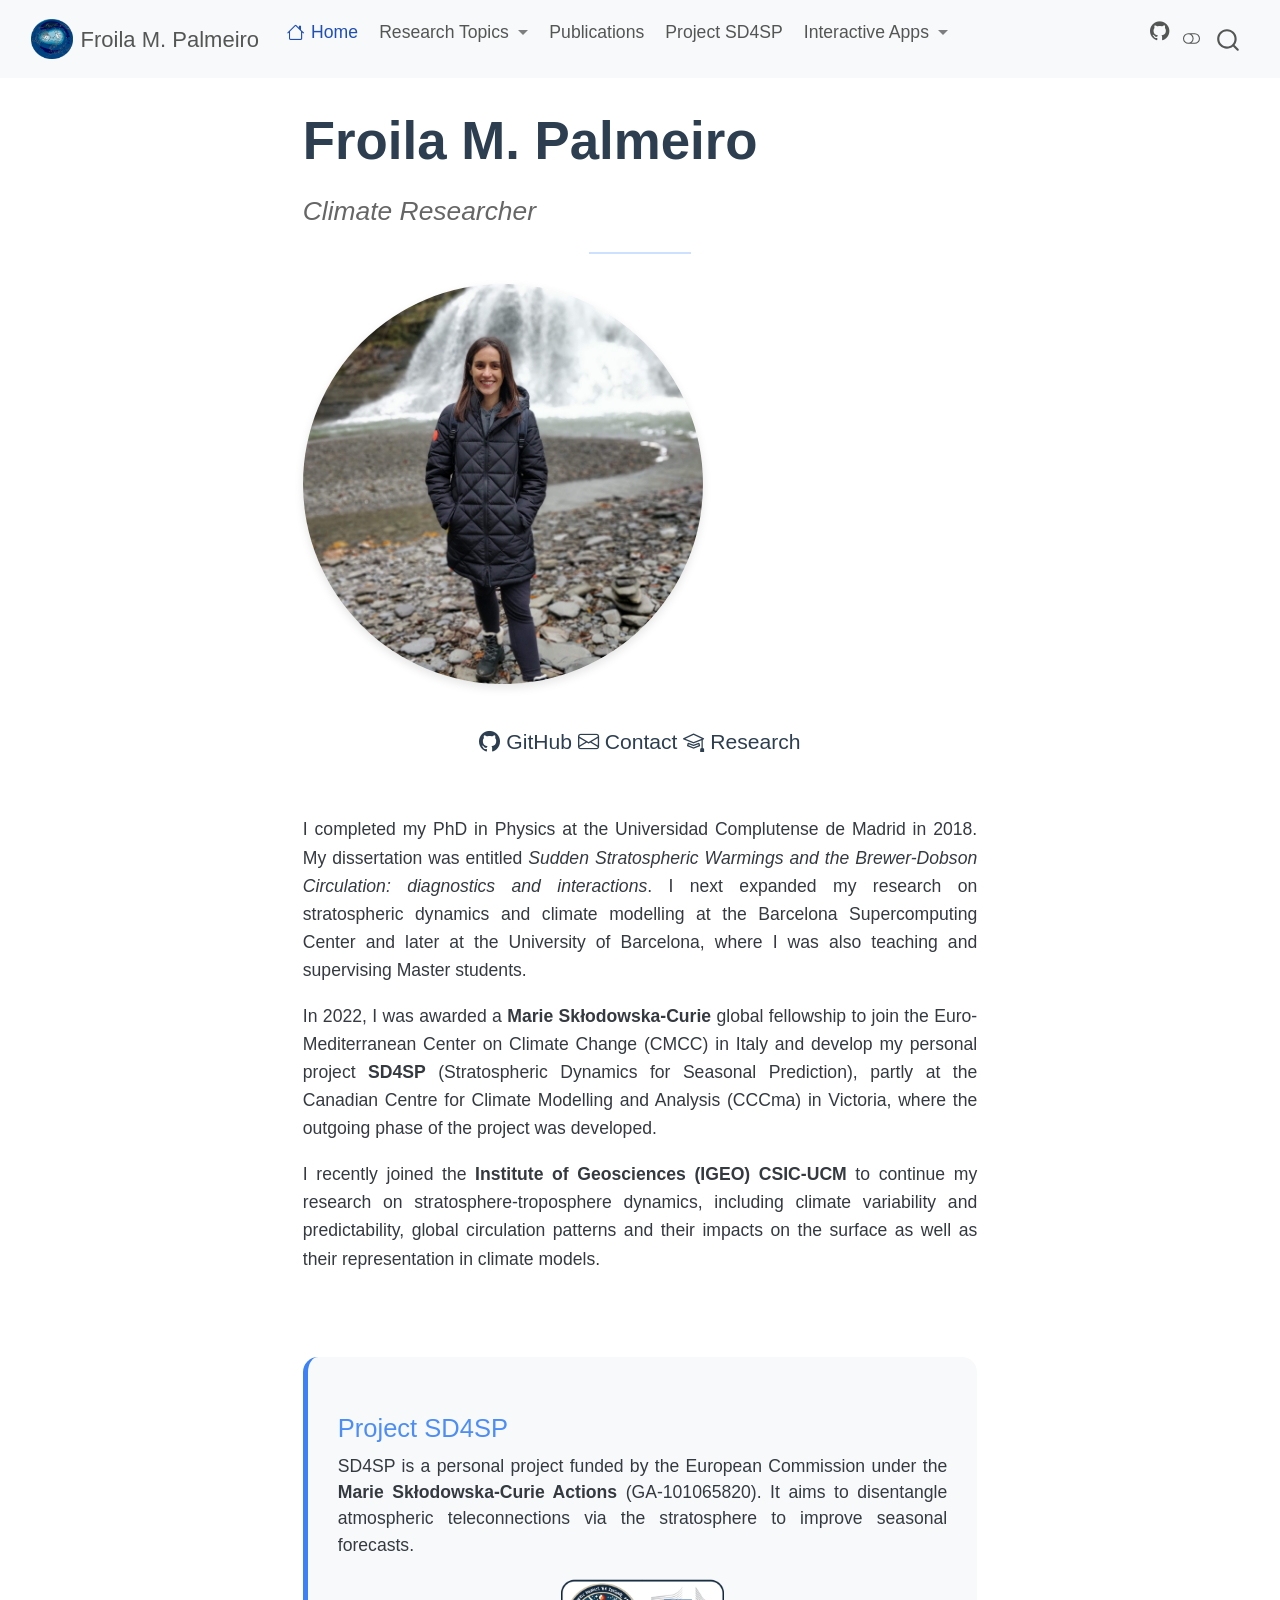
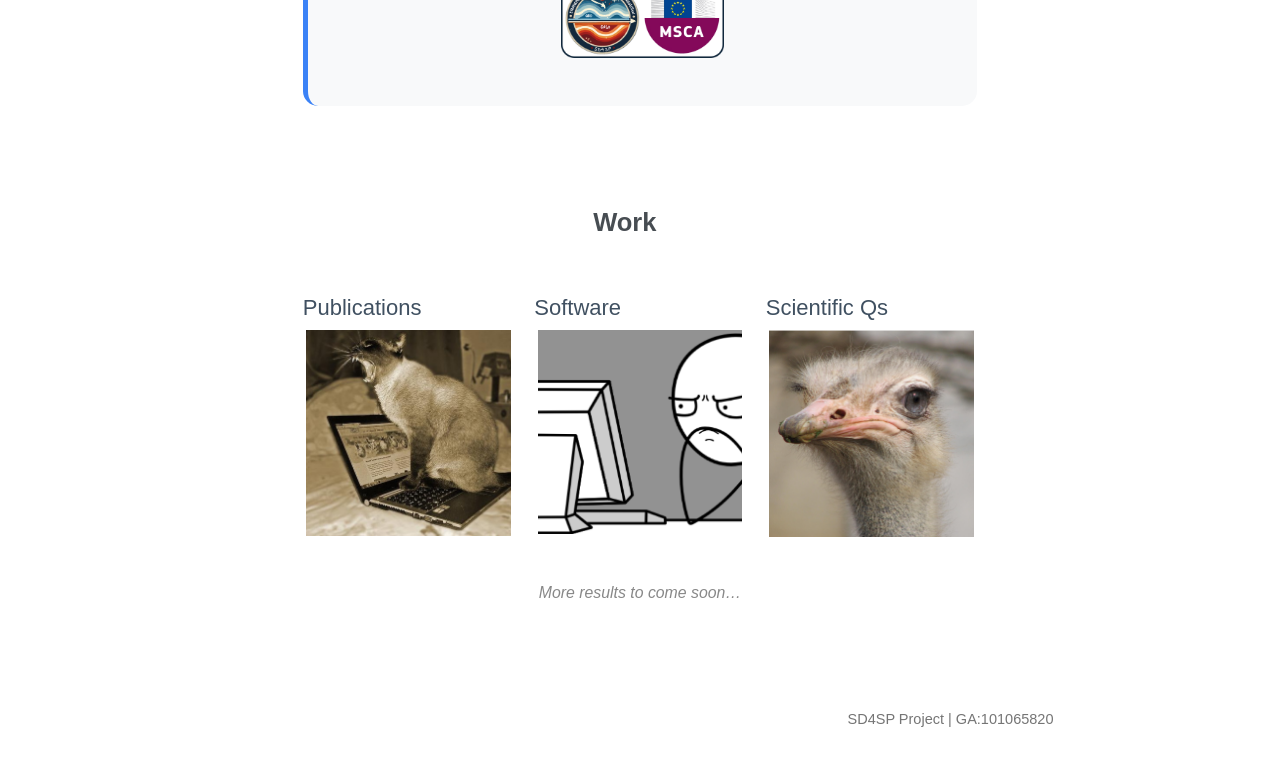
<file: index.html>
<!DOCTYPE html>
<html xmlns="http://www.w3.org/1999/xhtml" lang="en" xml:lang="en"><head>

<meta charset="utf-8">
<meta name="generator" content="quarto-1.10.19">

<meta name="viewport" content="width=device-width, initial-scale=1.0, user-scalable=yes">


<title>Froila M. Palmeiro</title>
<style>
/* Default styles provided by pandoc.
** See https://pandoc.org/MANUAL.html#variables-for-html for config info.
*/
span.smallcaps{font-variant: small-caps;}
div.columns{display: flex; gap: 1.5em;}
div.column{flex: auto;}
@media screen {
div.columns{gap: min(4vw, 1.5em);}
div.column{overflow-x: auto;}
}
div.hanging-indent{margin-left: 1.5em; text-indent: -1.5em;}
ul.task-list{list-style: none;}
ul.task-list li input[type="checkbox"] {
  width: 0.8em;
  margin: 0 0.8em 0.2em -1em; /* quarto-specific, see https://github.com/quarto-dev/quarto-cli/issues/4556 */ 
  vertical-align: middle;
}
</style>


<script src="site_libs/quarto-nav/quarto-nav.js"></script>
<script src="site_libs/quarto-nav/headroom.min.js"></script>
<script src="site_libs/clipboard/clipboard.min.js"></script>
<script src="site_libs/quarto-search/autocomplete.umd.js"></script>
<script src="site_libs/quarto-search/fuse.min.js"></script>
<script src="site_libs/quarto-search/quarto-search.js"></script>
<meta name="quarto:offset" content="./">
<script src="site_libs/quarto-html/quarto.js" type="module"></script>
<script src="site_libs/quarto-html/tabsets/tabsets.js" type="module"></script>
<script src="site_libs/quarto-html/popper.min.js"></script>
<script src="site_libs/quarto-html/tippy.umd.min.js"></script>
<script src="site_libs/quarto-html/anchor.min.js"></script>
<link href="site_libs/quarto-html/tippy.css" rel="stylesheet">
<link href="site_libs/quarto-html/quarto-syntax-highlighting-bf27225e3a48a9273f3daa8f8e829971.css" rel="stylesheet" class="quarto-color-scheme" id="quarto-text-highlighting-styles">
<link href="site_libs/quarto-html/quarto-syntax-highlighting-dark-b626d73c4c936ccc3cb08be7d45d1df6.css" rel="stylesheet" class="quarto-color-scheme quarto-color-alternate" id="quarto-text-highlighting-styles">
<link href="site_libs/quarto-html/quarto-syntax-highlighting-bf27225e3a48a9273f3daa8f8e829971.css" rel="stylesheet" class="quarto-color-scheme-extra" id="quarto-text-highlighting-styles">
<script src="site_libs/bootstrap/bootstrap.min.js"></script>
<link href="site_libs/bootstrap/bootstrap-icons.css" rel="stylesheet">
<link href="site_libs/bootstrap/bootstrap-687d9e80cb1309ed8222e153348109c7.min.css" rel="stylesheet" append-hash="true" class="quarto-color-scheme" id="quarto-bootstrap" data-mode="light">
<link href="site_libs/bootstrap/bootstrap-dark-4dbe070cd8a55f1f7ac22ffd32b1b0ca.min.css" rel="stylesheet" append-hash="true" class="quarto-color-scheme quarto-color-alternate" id="quarto-bootstrap" data-mode="dark">
<link href="site_libs/bootstrap/bootstrap-687d9e80cb1309ed8222e153348109c7.min.css" rel="stylesheet" append-hash="true" class="quarto-color-scheme-extra" id="quarto-bootstrap" data-mode="light">
<script id="quarto-search-options" type="application/json">{
  "location": "navbar",
  "copy-button": false,
  "collapse-after": 3,
  "panel-placement": "end",
  "type": "overlay",
  "limit": 50,
  "keyboard-shortcut": [
    "f",
    "/",
    "s"
  ],
  "show-item-context": false,
  "language": {
    "search-no-results-text": "No results",
    "search-matching-documents-text": "matching documents",
    "search-copy-link-title": "Copy link to search",
    "search-hide-matches-text": "Hide additional matches",
    "search-more-match-text": "more match in this document",
    "search-more-matches-text": "more matches in this document",
    "search-clear-button-title": "Clear",
    "search-text-placeholder": "",
    "search-detached-cancel-button-title": "Cancel",
    "search-submit-button-title": "Submit",
    "search-label": "Search"
  }
}</script>
<style>html{ scroll-behavior: smooth; }</style>


<link rel="stylesheet" href="styles.css">
</head>

<body class="floating nav-fixed quarto-light"><script id="quarto-html-before-body" type="application/javascript">
    const toggleBodyColorMode = (bsSheetEl) => {
      const mode = bsSheetEl.getAttribute("data-mode");
      const bodyEl = window.document.querySelector("body");
      if (mode === "dark") {
        bodyEl.classList.add("quarto-dark");
        bodyEl.classList.remove("quarto-light");
      } else {
        bodyEl.classList.add("quarto-light");
        bodyEl.classList.remove("quarto-dark");
      }
    }
    const toggleBodyColorPrimary = () => {
      const bsSheetEl = window.document.querySelector("link#quarto-bootstrap:not([rel=disabled-stylesheet])");
      if (bsSheetEl) {
        toggleBodyColorMode(bsSheetEl);
      }
    }
    const setColorSchemeToggle = (alternate) => {
      const toggles = window.document.querySelectorAll('.quarto-color-scheme-toggle');
      for (let i=0; i < toggles.length; i++) {
        const toggle = toggles[i];
        if (toggle) {
          if (alternate) {
            toggle.classList.add("alternate");
          } else {
            toggle.classList.remove("alternate");
          }
        }
      }
    };
    const toggleColorMode = (alternate) => {
      // Switch the stylesheets
      const primaryStylesheets = window.document.querySelectorAll('link.quarto-color-scheme:not(.quarto-color-alternate)');
      const alternateStylesheets = window.document.querySelectorAll('link.quarto-color-scheme.quarto-color-alternate');
      manageTransitions('#quarto-margin-sidebar .nav-link', false);
      if (alternate) {
        // note: dark is layered on light, we don't disable primary!
        enableStylesheet(alternateStylesheets);
        for (const sheetNode of alternateStylesheets) {
          if (sheetNode.id === "quarto-bootstrap") {
            toggleBodyColorMode(sheetNode);
          }
        }
      } else {
        disableStylesheet(alternateStylesheets);
        enableStylesheet(primaryStylesheets)
        toggleBodyColorPrimary();
      }
      manageTransitions('#quarto-margin-sidebar .nav-link', true);
      // Switch the toggles
      setColorSchemeToggle(alternate)
      // Hack to workaround the fact that safari doesn't
      // properly recolor the scrollbar when toggling (#1455)
      if (navigator.userAgent.indexOf('Safari') > 0 && navigator.userAgent.indexOf('Chrome') == -1) {
        manageTransitions("body", false);
        window.scrollTo(0, 1);
        setTimeout(() => {
          window.scrollTo(0, 0);
          manageTransitions("body", true);
        }, 40);
      }
    }
    const disableStylesheet = (stylesheets) => {
      for (let i=0; i < stylesheets.length; i++) {
        const stylesheet = stylesheets[i];
        stylesheet.rel = 'disabled-stylesheet';
      }
    }
    const enableStylesheet = (stylesheets) => {
      for (let i=0; i < stylesheets.length; i++) {
        const stylesheet = stylesheets[i];
        if(stylesheet.rel !== 'stylesheet') { // for Chrome, which will still FOUC without this check
          stylesheet.rel = 'stylesheet';
        }
      }
    }
    const manageTransitions = (selector, allowTransitions) => {
      const els = window.document.querySelectorAll(selector);
      for (let i=0; i < els.length; i++) {
        const el = els[i];
        if (allowTransitions) {
          el.classList.remove('notransition');
        } else {
          el.classList.add('notransition');
        }
      }
    }
    const isFileUrl = () => {
      return window.location.protocol === 'file:';
    }
    const hasAlternateSentinel = () => {
      let styleSentinel = getColorSchemeSentinel();
      if (styleSentinel !== null) {
        return styleSentinel === "alternate";
      } else {
        return false;
      }
    }
    const setStyleSentinel = (alternate) => {
      const value = alternate ? "alternate" : "default";
      if (!isFileUrl()) {
        window.localStorage.setItem("quarto-color-scheme", value);
      } else {
        localAlternateSentinel = value;
      }
    }
    const getColorSchemeSentinel = () => {
      if (!isFileUrl()) {
        const storageValue = window.localStorage.getItem("quarto-color-scheme");
        return storageValue != null ? storageValue : localAlternateSentinel;
      } else {
        return localAlternateSentinel;
      }
    }
    const toggleGiscusIfUsed = (isAlternate, darkModeDefault) => {
      const baseTheme = document.querySelector('#giscus-base-theme')?.value ?? 'light';
      const alternateTheme = document.querySelector('#giscus-alt-theme')?.value ?? 'dark';
      let newTheme = '';
      if(authorPrefersDark) {
        newTheme = isAlternate ? baseTheme : alternateTheme;
      } else {
        newTheme = isAlternate ? alternateTheme : baseTheme;
      }
      const changeGiscusTheme = () => {
        // From: https://github.com/giscus/giscus/issues/336
        const sendMessage = (message) => {
          const iframe = document.querySelector('iframe.giscus-frame');
          if (!iframe) return;
          iframe.contentWindow.postMessage({ giscus: message }, 'https://giscus.app');
        }
        sendMessage({
          setConfig: {
            theme: newTheme
          }
        });
      }
      const isGiscussLoaded = window.document.querySelector('iframe.giscus-frame') !== null;
      if (isGiscussLoaded) {
        changeGiscusTheme();
      }
    };
    const authorPrefersDark = false;
    const darkModeDefault = authorPrefersDark;
      document.querySelector('link#quarto-text-highlighting-styles.quarto-color-scheme-extra').rel = 'disabled-stylesheet';
      document.querySelector('link#quarto-bootstrap.quarto-color-scheme-extra').rel = 'disabled-stylesheet';
    let localAlternateSentinel = darkModeDefault ? 'alternate' : 'default';
    // Dark / light mode switch
    window.quartoToggleColorScheme = () => {
      // Read the current dark / light value
      let toAlternate = !hasAlternateSentinel();
      toggleColorMode(toAlternate);
      setStyleSentinel(toAlternate);
      toggleGiscusIfUsed(toAlternate, darkModeDefault);
      window.dispatchEvent(new Event('resize'));
    };
    // Switch to dark mode if need be
    if (hasAlternateSentinel()) {
      toggleColorMode(true);
    } else {
      toggleColorMode(false);
    }
  </script>

<div id="quarto-search-results"></div>
  <header id="quarto-header" class="headroom fixed-top">
    <nav class="navbar navbar-expand-lg " data-bs-theme="dark">
      <div class="navbar-container container-fluid">
      <div class="navbar-brand-container mx-auto">
    <a href="./index.html" class="navbar-brand navbar-brand-logo">
    <img src="./ssw.png" alt="" class="navbar-logo light-content">
    <img src="./ssw.png" alt="" class="navbar-logo dark-content">
    </a>
    <a class="navbar-brand" href="./index.html">
    <span class="navbar-title">Froila M. Palmeiro</span>
    </a>
  </div>
            <div id="quarto-search" class="" title="Search"></div>
          <button class="navbar-toggler" type="button" data-bs-toggle="collapse" data-bs-target="#navbarCollapse" aria-controls="navbarCollapse" role="menu" aria-expanded="false" aria-label="Toggle navigation" onclick="if (window.quartoToggleHeadroom) { window.quartoToggleHeadroom(); }">
  <span class="navbar-toggler-icon"></span>
</button>
          <div class="collapse navbar-collapse" id="navbarCollapse">
            <ul class="navbar-nav navbar-nav-scroll me-auto">
  <li class="nav-item">
    <a class="nav-link active" href="./index.html" aria-current="page"> <i class="bi bi-house" role="img">
</i> 
<span class="menu-text">Home</span></a>
  </li>  
  <li class="nav-item dropdown ">
    <a class="nav-link dropdown-toggle" href="#" id="nav-menu-research-topics" role="link" data-bs-toggle="dropdown" aria-expanded="false">
 <span class="menu-text">Research Topics</span>
    </a>
    <ul class="dropdown-menu" aria-labelledby="nav-menu-research-topics">    
        <li>
    <a class="dropdown-item" href="./stratospheric_variability.html">
 <span class="dropdown-text">Stratospheric Variability</span></a>
  </li>  
        <li>
    <a class="dropdown-item" href="./nae.html">
 <span class="dropdown-text">NAE</span></a>
  </li>  
        <li>
    <a class="dropdown-item" href="./enso.html">
 <span class="dropdown-text">ENSO</span></a>
  </li>  
        <li>
    <a class="dropdown-item" href="./app.html">
 <span class="dropdown-text">QBO</span></a>
  </li>  
    </ul>
  </li>
  <li class="nav-item">
    <a class="nav-link" href="./publications.html"> 
<span class="menu-text">Publications</span></a>
  </li>  
  <li class="nav-item">
    <a class="nav-link" href="./sd4sp_project.html"> 
<span class="menu-text">Project SD4SP</span></a>
  </li>  
  <li class="nav-item dropdown ">
    <a class="nav-link dropdown-toggle" href="#" id="nav-menu-interactive-apps" role="link" data-bs-toggle="dropdown" aria-expanded="false">
 <span class="menu-text">Interactive Apps</span>
    </a>
    <ul class="dropdown-menu" aria-labelledby="nav-menu-interactive-apps">    
        <li>
    <a class="dropdown-item" href="./ssw_app.html">
 <span class="dropdown-text">Extreme Stratospheric Events (SSWs &amp; SPVs)</span></a>
  </li>  
        <li>
    <a class="dropdown-item" href="./app.html">
 <span class="dropdown-text">QBO app</span></a>
  </li>  
        <li>
    <a class="dropdown-item" href="./enso.html">
 <span class="dropdown-text">ENSO</span></a>
  </li>  
    </ul>
  </li>
</ul>
            <ul class="navbar-nav navbar-nav-scroll ms-auto">
  <li class="nav-item compact">
    <a class="nav-link" href="https://github.com/Froila-science"> <i class="bi bi-github" role="img">
</i> 
<span class="menu-text"></span></a>
  </li>  
</ul>
          </div> <!-- /navcollapse -->
            <div class="quarto-navbar-tools">
  <a href="" class="quarto-color-scheme-toggle quarto-navigation-tool  px-1" onclick="window.quartoToggleColorScheme(); return false;" title="Toggle dark mode"><i class="bi"></i></a>
</div>
      </div> <!-- /container-fluid -->
    </nav>
</header>
<!-- content -->
<div id="quarto-content" class="quarto-container page-columns page-rows-contents page-layout-article page-navbar">
<!-- sidebar -->
  <nav id="quarto-sidebar" class="sidebar collapse collapse-horizontal quarto-sidebar-collapse-item sidebar-navigation floating overflow-auto">
    
</nav>
<div id="quarto-sidebar-glass" class="quarto-sidebar-collapse-item" data-bs-toggle="collapse" data-bs-target=".quarto-sidebar-collapse-item"></div>
<!-- margin-sidebar -->
    <div id="quarto-margin-sidebar" class="sidebar margin-sidebar zindex-bottom">
    </div>
<!-- main -->
<main class="content" id="quarto-document-content"><header id="title-block-header" class="quarto-title-block"><h1 style="font-size: 3em; font-weight: 700; color: #2c3e50; margin-bottom: 0;" class="title display-7">
Froila M. Palmeiro
</h1></header>





<div style="text-align: center; margin-bottom: 30px; margin-top: 20px;">

<p style="font-size: 1.5em; color: #666; font-style: italic;">
Climate Researcher
</p>
<hr style="width: 15%; margin: 20px auto; border: 1px solid #3b82f6;">
</div>
<div style="text-align: center; margin-bottom: 40px;">
<p><img src="IMG_20211114_130528_Bokeh.jpg" style="border-radius: 50%; box-shadow: 0 4px 10px rgba(0,0,0,0.1); margin-bottom: 25px; width: 400px; height: 400px; object-fit: cover;"></p>
<div style="display: flex; justify-content: center; gap: 30px; font-size: 1.2em;">
<p><a href="https://github.com/Froila-science" style="text-decoration: none; color: #2c3e50;"><i class="bi bi-github"></i> GitHub</a> <a href="mailto:froila.palmeiro@csic.es" style="text-decoration: none; color: #2c3e50;"><i class="bi bi-envelope"></i> Contact</a> <a href="./sd4sp_project.html" style="text-decoration: none; color: #2c3e50;"><i class="bi bi-mortarboard"></i> Research</a></p>
</div>
</div>
<div style="max-width: 800px; margin: 0 auto; text-align: justify; line-height: 1.6;">
<p>I completed my PhD in Physics at the Universidad Complutense de Madrid in 2018. My dissertation was entitled <em>Sudden Stratospheric Warmings and the Brewer-Dobson Circulation: diagnostics and interactions</em>. I next expanded my research on stratospheric dynamics and climate modelling at the Barcelona Supercomputing Center and later at the University of Barcelona, where I was also teaching and supervising Master students.</p>
<p>In 2022, I was awarded a <strong>Marie Skłodowska-Curie</strong> global fellowship to join the Euro-Mediterranean Center on Climate Change (CMCC) in Italy and develop my personal project <strong>SD4SP</strong> (Stratospheric Dynamics for Seasonal Prediction), partly at the Canadian Centre for Climate Modelling and Analysis (CCCma) in Victoria, where the outgoing phase of the project was developed.</p>
<p>I recently joined the <strong>Institute of Geosciences (IGEO) CSIC-UCM</strong> to continue my research on stratosphere-troposphere dynamics, including climate variability and predictability, global circulation patterns and their impacts on the surface as well as their representation in climate models.</p>
</div>
<p><br></p>
<section id="project-sd4sp" class="level3" style="max-width: 850px; margin: 40px auto; background-color: #f8f9fa; padding: 30px; border-radius: 15px; border-left: 5px solid #3b82f6;">
<h3 class="anchored" data-anchor-id="project-sd4sp"><a href="./sd4sp_project.html" style="text-decoration: none; color: #3b82f6;">Project SD4SP</a></h3>
<p>SD4SP is a personal project funded by the European Commission under the <strong>Marie Skłodowska-Curie Actions</strong> (GA-101065820). It aims to disentangle atmospheric teleconnections via the stratosphere to improve seasonal forecasts.</p>
<div style="display: flex; justify-content: center; gap: 30px; margin-top: 20px;">
<p><img src="logo_combined_hor.png" height="80"></p>
</div>
</section>
<p><br></p>
<section id="work" class="level3" style="text-align: center; margin-bottom: 30px;">
<h3 class="anchored" data-anchor-id="work">Work</h3>
</section>
<div class="quarto-layout-panel" data-layout-ncol="3">
<div class="quarto-layout-row">
<section id="publications" class="level4 quarto-layout-cell" style="flex-basis: 33.3%;justify-content: center;">
<h4 class="anchored" data-anchor-id="publications"><a href="./publications.html" style="text-decoration: none; color: #2c3e50;">Publications</a></h4>
<p><a href="./publications.html"><img src="publications.png" class="img-fluid"></a></p>
</section>
<section id="software" class="level4 quarto-layout-cell" style="flex-basis: 33.3%;justify-content: center;">
<h4 class="anchored" data-anchor-id="software"><a href="https://github.com/Froila-science" style="text-decoration: none; color: #2c3e50;">Software</a></h4>
<p><a href="https://github.com/Froila-science"><img src="software.png" class="img-fluid"></a></p>
</section>
<section id="scientific-qs" class="level4 quarto-layout-cell" style="flex-basis: 33.3%;justify-content: center;">
<h4 class="anchored" data-anchor-id="scientific-qs"><a href="./sd4sp_project.html" style="text-decoration: none; color: #2c3e50;">Scientific Qs</a></h4>
<p><a href="./sd4sp_project.html"><img src="scientific_questions.png" class="img-fluid"></a></p>
</section>
</div>
</div>
<p style="text-align: center; color: #888; font-style: italic; font-size: 0.9rem; margin-top: 40px;">
More results to come soon…
</p>


</main></div>

 <!-- /main -->
<script id="quarto-html-after-body" type="application/javascript">
  window.document.addEventListener("DOMContentLoaded", function (event) {
    // Ensure there is a toggle, if there isn't float one in the top right
    if (window.document.querySelector('.quarto-color-scheme-toggle') === null) {
      const a = window.document.createElement('a');
      a.classList.add('top-right');
      a.classList.add('quarto-color-scheme-toggle');
      a.href = "";
      a.onclick = function() { try { window.quartoToggleColorScheme(); } catch {} return false; };
      const i = window.document.createElement("i");
      i.classList.add('bi');
      a.appendChild(i);
      window.document.body.appendChild(a);
    }
    setColorSchemeToggle(hasAlternateSentinel())
    const icon = "";
    const anchorJS = new window.AnchorJS();
    anchorJS.options = {
      placement: 'right',
      icon: icon
    };
    anchorJS.add('.anchored');
    const isCodeAnnotation = (el) => {
      for (const clz of el.classList) {
        if (clz.startsWith('code-annotation-')) {                     
          return true;
        }
      }
      return false;
    }
    const onCopySuccess = function(e) {
      // button target
      const button = e.trigger;
      // don't keep focus
      button.blur();
      // flash "checked"
      button.classList.add('code-copy-button-checked');
      var currentTitle = button.getAttribute("title");
      button.setAttribute("title", "Copied!");
      let tooltip;
      if (window.bootstrap) {
        button.setAttribute("data-bs-toggle", "tooltip");
        button.setAttribute("data-bs-placement", "left");
        button.setAttribute("data-bs-title", "Copied!");
        tooltip = new bootstrap.Tooltip(button, 
          { trigger: "manual", 
            customClass: "code-copy-button-tooltip",
            offset: [0, -8]});
        tooltip.show();    
      }
      setTimeout(function() {
        if (tooltip) {
          tooltip.hide();
          button.removeAttribute("data-bs-title");
          button.removeAttribute("data-bs-toggle");
          button.removeAttribute("data-bs-placement");
        }
        button.setAttribute("title", currentTitle);
        button.classList.remove('code-copy-button-checked');
      }, 1000);
      // clear code selection
      e.clearSelection();
    }
    const getTextToCopy = function(trigger) {
      const outerScaffold = trigger.parentElement.cloneNode(true);
      const codeEl = outerScaffold.querySelector('code');
      for (const childEl of codeEl.children) {
        if (isCodeAnnotation(childEl)) {
          childEl.remove();
        }
      }
      return codeEl.innerText;
    }
    const clipboard = new window.ClipboardJS('.code-copy-button:not([data-in-quarto-modal])', {
      text: getTextToCopy
    });
    clipboard.on('success', onCopySuccess);
    if (window.document.getElementById('quarto-embedded-source-code-modal')) {
      const clipboardModal = new window.ClipboardJS('.code-copy-button[data-in-quarto-modal]', {
        text: getTextToCopy,
        container: window.document.getElementById('quarto-embedded-source-code-modal')
      });
      clipboardModal.on('success', onCopySuccess);
    }
      var localhostRegex = new RegExp(/^(?:http|https):\/\/localhost\:?[0-9]*\//);
      var mailtoRegex = new RegExp(/^mailto:/);
        var filterRegex = new RegExp("https:\/\/Froila-science\.github\.io\/");
      var isInternal = (href) => {
          return filterRegex.test(href) || localhostRegex.test(href) || mailtoRegex.test(href);
      }
      // Inspect non-navigation links and adorn them if external
     var links = window.document.querySelectorAll('a[href]:not(.nav-link):not(.navbar-brand):not(.toc-action):not(.sidebar-link):not(.sidebar-item-toggle):not(.pagination-link):not(.no-external):not([aria-hidden]):not(.dropdown-item):not(.quarto-navigation-tool):not(.about-link)');
      for (var i=0; i<links.length; i++) {
        const link = links[i];
        if (!isInternal(link.href)) {
          // undo the damage that might have been done by quarto-nav.js in the case of
          // links that we want to consider external
          if (link.dataset.originalHref !== undefined) {
            link.href = link.dataset.originalHref;
          }
        }
      }
    function tippyHover(el, contentFn, onTriggerFn, onUntriggerFn) {
      const config = {
        allowHTML: true,
        maxWidth: 500,
        delay: 100,
        arrow: false,
        appendTo: function(el) {
            return el.parentElement;
        },
        interactive: true,
        interactiveBorder: 10,
        theme: 'quarto',
        placement: 'bottom-start',
      };
      if (contentFn) {
        config.content = contentFn;
      }
      if (onTriggerFn) {
        config.onTrigger = onTriggerFn;
      }
      if (onUntriggerFn) {
        config.onUntrigger = onUntriggerFn;
      }
      window.tippy(el, config); 
    }
    const noterefs = window.document.querySelectorAll('a[role="doc-noteref"]');
    for (var i=0; i<noterefs.length; i++) {
      const ref = noterefs[i];
      tippyHover(ref, function() {
        // use id or data attribute instead here
        let href = ref.getAttribute('data-footnote-href') || ref.getAttribute('href');
        try { href = new URL(href).hash; } catch {}
        const id = href.replace(/^#\/?/, "");
        const note = window.document.getElementById(id);
        if (note) {
          return note.innerHTML;
        } else {
          return "";
        }
      });
    }
    const xrefs = window.document.querySelectorAll('a.quarto-xref');
    const processXRef = (id, note) => {
      // Strip column container classes
      const stripColumnClz = (el) => {
        el.classList.remove("page-full", "page-columns");
        if (el.children) {
          for (const child of el.children) {
            stripColumnClz(child);
          }
        }
      }
      stripColumnClz(note)
      if (id === null || id.startsWith('sec-')) {
        // Special case sections, only their first couple elements
        const container = document.createElement("div");
        if (note.children && note.children.length > 2) {
          container.appendChild(note.children[0].cloneNode(true));
          for (let i = 1; i < note.children.length; i++) {
            const child = note.children[i];
            if (child.tagName === "P" && child.innerText === "") {
              continue;
            } else {
              container.appendChild(child.cloneNode(true));
              break;
            }
          }
          if (window.Quarto?.typesetMath) {
            window.Quarto.typesetMath(container);
          }
          return container.innerHTML
        } else {
          if (window.Quarto?.typesetMath) {
            window.Quarto.typesetMath(note);
          }
          return note.innerHTML;
        }
      } else {
        // Remove any anchor links if they are present
        const anchorLink = note.querySelector('a.anchorjs-link');
        if (anchorLink) {
          anchorLink.remove();
        }
        if (window.Quarto?.typesetMath) {
          window.Quarto.typesetMath(note);
        }
        if (note.classList.contains("callout")) {
          return note.outerHTML;
        } else {
          return note.innerHTML;
        }
      }
    }
    for (var i=0; i<xrefs.length; i++) {
      const xref = xrefs[i];
      tippyHover(xref, undefined, function(instance) {
        instance.disable();
        let url = xref.getAttribute('href');
        let hash = undefined; 
        if (url.startsWith('#')) {
          hash = url;
        } else {
          try { hash = new URL(url).hash; } catch {}
        }
        if (hash) {
          const id = hash.replace(/^#\/?/, "");
          const note = window.document.getElementById(id);
          if (note !== null) {
            try {
              const html = processXRef(id, note.cloneNode(true));
              instance.setContent(html);
            } finally {
              instance.enable();
              instance.show();
            }
          } else {
            // See if we can fetch this
            fetch(url.split('#')[0])
            .then(res => res.text())
            .then(html => {
              const parser = new DOMParser();
              const htmlDoc = parser.parseFromString(html, "text/html");
              const note = htmlDoc.getElementById(id);
              if (note !== null) {
                const html = processXRef(id, note);
                instance.setContent(html);
              } 
            }).finally(() => {
              instance.enable();
              instance.show();
            });
          }
        } else {
          // See if we can fetch a full url (with no hash to target)
          // This is a special case and we should probably do some content thinning / targeting
          fetch(url)
          .then(res => res.text())
          .then(html => {
            const parser = new DOMParser();
            const htmlDoc = parser.parseFromString(html, "text/html");
            const note = htmlDoc.querySelector('main.content');
            if (note !== null) {
              // This should only happen for chapter cross references
              // (since there is no id in the URL)
              // remove the first header
              if (note.children.length > 0 && note.children[0].tagName === "HEADER") {
                note.children[0].remove();
              }
              const html = processXRef(null, note);
              instance.setContent(html);
            } 
          }).finally(() => {
            instance.enable();
            instance.show();
          });
        }
      }, function(instance) {
      });
    }
        let selectedAnnoteEl;
        const selectorForAnnotation = ( cell, annotation) => {
          let cellAttr = 'data-code-cell="' + cell + '"';
          let lineAttr = 'data-code-annotation="' +  annotation + '"';
          const selector = 'span[' + cellAttr + '][' + lineAttr + ']';
          return selector;
        }
        const selectCodeLines = (annoteEl) => {
          const doc = window.document;
          const targetCell = annoteEl.getAttribute("data-target-cell");
          const targetAnnotation = annoteEl.getAttribute("data-target-annotation");
          const annoteSpan = window.document.querySelector(selectorForAnnotation(targetCell, targetAnnotation));
          const lines = annoteSpan.getAttribute("data-code-lines").split(",");
          const lineIds = lines.map((line) => {
            return targetCell + "-" + line;
          })
          let top = null;
          let height = null;
          let parent = null;
          if (lineIds.length > 0) {
              //compute the position of the single el (top and bottom and make a div)
              const el = window.document.getElementById(lineIds[0]);
              top = el.offsetTop;
              height = el.offsetHeight;
              parent = el.parentElement.parentElement;
            if (lineIds.length > 1) {
              const lastEl = window.document.getElementById(lineIds[lineIds.length - 1]);
              const bottom = lastEl.offsetTop + lastEl.offsetHeight;
              height = bottom - top;
            }
            if (top !== null && height !== null && parent !== null) {
              // cook up a div (if necessary) and position it 
              let div = window.document.getElementById("code-annotation-line-highlight");
              if (div === null) {
                div = window.document.createElement("div");
                div.setAttribute("id", "code-annotation-line-highlight");
                div.style.position = 'absolute';
                parent.appendChild(div);
              }
              div.style.top = top - 2 + "px";
              div.style.height = height + 4 + "px";
              div.style.left = 0;
              let gutterDiv = window.document.getElementById("code-annotation-line-highlight-gutter");
              if (gutterDiv === null) {
                gutterDiv = window.document.createElement("div");
                gutterDiv.setAttribute("id", "code-annotation-line-highlight-gutter");
                gutterDiv.style.position = 'absolute';
                const codeCell = window.document.getElementById(targetCell);
                const gutter = codeCell.querySelector('.code-annotation-gutter');
                gutter.appendChild(gutterDiv);
              }
              gutterDiv.style.top = top - 2 + "px";
              gutterDiv.style.height = height + 4 + "px";
            }
            selectedAnnoteEl = annoteEl;
          }
        };
        const unselectCodeLines = () => {
          const elementsIds = ["code-annotation-line-highlight", "code-annotation-line-highlight-gutter"];
          elementsIds.forEach((elId) => {
            const div = window.document.getElementById(elId);
            if (div) {
              div.remove();
            }
          });
          selectedAnnoteEl = undefined;
        };
          // Handle positioning of the toggle
      window.addEventListener(
        "resize",
        throttle(() => {
          elRect = undefined;
          if (selectedAnnoteEl) {
            selectCodeLines(selectedAnnoteEl);
          }
        }, 10)
      );
      function throttle(fn, ms) {
      let throttle = false;
      let timer;
        return (...args) => {
          if(!throttle) { // first call gets through
              fn.apply(this, args);
              throttle = true;
          } else { // all the others get throttled
              if(timer) clearTimeout(timer); // cancel #2
              timer = setTimeout(() => {
                fn.apply(this, args);
                timer = throttle = false;
              }, ms);
          }
        };
      }
        // Attach click handler to the DT
        const annoteDls = window.document.querySelectorAll('dt[data-target-cell]');
        for (const annoteDlNode of annoteDls) {
          annoteDlNode.addEventListener('click', (event) => {
            const clickedEl = event.target;
            if (clickedEl !== selectedAnnoteEl) {
              unselectCodeLines();
              const activeEl = window.document.querySelector('dt[data-target-cell].code-annotation-active');
              if (activeEl) {
                activeEl.classList.remove('code-annotation-active');
              }
              selectCodeLines(clickedEl);
              clickedEl.classList.add('code-annotation-active');
            } else {
              // Unselect the line
              unselectCodeLines();
              clickedEl.classList.remove('code-annotation-active');
            }
          });
        }
    const findCites = (el) => {
      const parentEl = el.parentElement;
      if (parentEl) {
        const cites = parentEl.dataset.cites;
        if (cites) {
          return {
            el,
            cites: cites.split(' ')
          };
        } else {
          return findCites(el.parentElement)
        }
      } else {
        return undefined;
      }
    };
    var bibliorefs = window.document.querySelectorAll('a[role="doc-biblioref"]');
    for (var i=0; i<bibliorefs.length; i++) {
      const ref = bibliorefs[i];
      const citeInfo = findCites(ref);
      if (citeInfo) {
        tippyHover(citeInfo.el, function() {
          var popup = window.document.createElement('div');
          citeInfo.cites.forEach(function(cite) {
            var citeDiv = window.document.createElement('div');
            citeDiv.classList.add('hanging-indent');
            citeDiv.classList.add('csl-entry');
            var biblioDiv = window.document.getElementById('ref-' + cite);
            if (biblioDiv) {
              citeDiv.innerHTML = biblioDiv.innerHTML;
            }
            popup.appendChild(citeDiv);
          });
          return popup.innerHTML;
        });
      }
    }
  });
  </script>
 <!-- /content -->
<footer class="footer">
  <div class="nav-footer">
    <div class="nav-footer-left">
<div id="google_translate_element">

</div>
<script type="text/javascript">
  function googleTranslateElementInit() {
    new google.translate.TranslateElement({
      pageLanguage: 'en', 
      includedLanguages: 'es,en,it,ca', 
      layout: google.translate.TranslateElement.InlineLayout.SIMPLE
    }, 'google_translate_element');
  }
</script>
<script type="text/javascript" src="//translate.google.com/translate_a/element.js?cb=googleTranslateElementInit"></script>
</div>   
    <div class="nav-footer-center">
      &nbsp;
    </div>
    <div class="nav-footer-right">
<p>SD4SP Project | GA:101065820</p>
</div>
  </div>
</footer>




<script src="site_libs/quarto-html/zenscroll-min.js"></script>
</body></html>
</file>
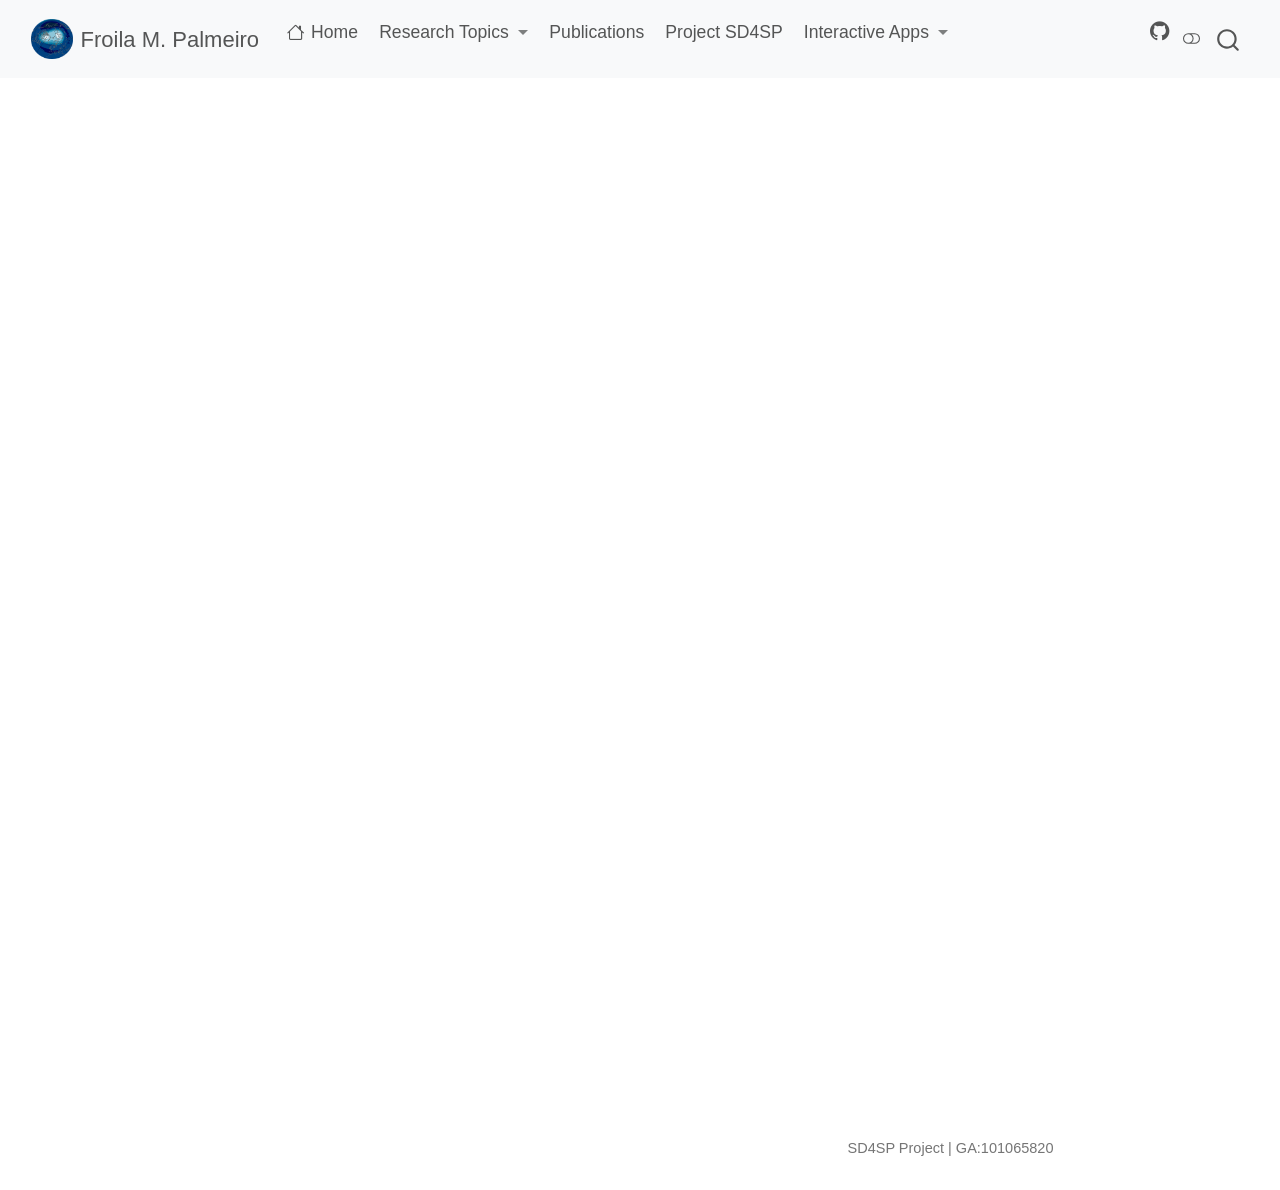
<file: app.html>
<!DOCTYPE html>
<html xmlns="http://www.w3.org/1999/xhtml" lang="en" xml:lang="en"><head>

<meta charset="utf-8">
<meta name="generator" content="quarto-1.10.19">

<meta name="viewport" content="width=device-width, initial-scale=1.0, user-scalable=yes">


<title>app – Froila M. Palmeiro</title>
<style>
/* Default styles provided by pandoc.
** See https://pandoc.org/MANUAL.html#variables-for-html for config info.
*/
span.smallcaps{font-variant: small-caps;}
div.columns{display: flex; gap: 1.5em;}
div.column{flex: auto;}
@media screen {
div.columns{gap: min(4vw, 1.5em);}
div.column{overflow-x: auto;}
}
div.hanging-indent{margin-left: 1.5em; text-indent: -1.5em;}
ul.task-list{list-style: none;}
ul.task-list li input[type="checkbox"] {
  width: 0.8em;
  margin: 0 0.8em 0.2em -1em; /* quarto-specific, see https://github.com/quarto-dev/quarto-cli/issues/4556 */ 
  vertical-align: middle;
}
</style>


<script src="site_libs/quarto-nav/quarto-nav.js"></script>
<script src="site_libs/quarto-nav/headroom.min.js"></script>
<script src="site_libs/clipboard/clipboard.min.js"></script>
<script src="site_libs/quarto-search/autocomplete.umd.js"></script>
<script src="site_libs/quarto-search/fuse.min.js"></script>
<script src="site_libs/quarto-search/quarto-search.js"></script>
<meta name="quarto:offset" content="./">
<script src="site_libs/quarto-html/quarto.js" type="module"></script>
<script src="site_libs/quarto-html/tabsets/tabsets.js" type="module"></script>
<script src="site_libs/quarto-html/popper.min.js"></script>
<script src="site_libs/quarto-html/tippy.umd.min.js"></script>
<script src="site_libs/quarto-html/anchor.min.js"></script>
<link href="site_libs/quarto-html/tippy.css" rel="stylesheet">
<link href="site_libs/quarto-html/quarto-syntax-highlighting-bf27225e3a48a9273f3daa8f8e829971.css" rel="stylesheet" class="quarto-color-scheme" id="quarto-text-highlighting-styles">
<link href="site_libs/quarto-html/quarto-syntax-highlighting-dark-b626d73c4c936ccc3cb08be7d45d1df6.css" rel="stylesheet" class="quarto-color-scheme quarto-color-alternate" id="quarto-text-highlighting-styles">
<link href="site_libs/quarto-html/quarto-syntax-highlighting-bf27225e3a48a9273f3daa8f8e829971.css" rel="stylesheet" class="quarto-color-scheme-extra" id="quarto-text-highlighting-styles">
<script src="site_libs/bootstrap/bootstrap.min.js"></script>
<link href="site_libs/bootstrap/bootstrap-icons.css" rel="stylesheet">
<link href="site_libs/bootstrap/bootstrap-687d9e80cb1309ed8222e153348109c7.min.css" rel="stylesheet" append-hash="true" class="quarto-color-scheme" id="quarto-bootstrap" data-mode="light">
<link href="site_libs/bootstrap/bootstrap-dark-4dbe070cd8a55f1f7ac22ffd32b1b0ca.min.css" rel="stylesheet" append-hash="true" class="quarto-color-scheme quarto-color-alternate" id="quarto-bootstrap" data-mode="dark">
<link href="site_libs/bootstrap/bootstrap-687d9e80cb1309ed8222e153348109c7.min.css" rel="stylesheet" append-hash="true" class="quarto-color-scheme-extra" id="quarto-bootstrap" data-mode="light">
<script id="quarto-search-options" type="application/json">{
  "location": "navbar",
  "copy-button": false,
  "collapse-after": 3,
  "panel-placement": "end",
  "type": "overlay",
  "limit": 50,
  "keyboard-shortcut": [
    "f",
    "/",
    "s"
  ],
  "show-item-context": false,
  "language": {
    "search-no-results-text": "No results",
    "search-matching-documents-text": "matching documents",
    "search-copy-link-title": "Copy link to search",
    "search-hide-matches-text": "Hide additional matches",
    "search-more-match-text": "more match in this document",
    "search-more-matches-text": "more matches in this document",
    "search-clear-button-title": "Clear",
    "search-text-placeholder": "",
    "search-detached-cancel-button-title": "Cancel",
    "search-submit-button-title": "Submit",
    "search-label": "Search"
  }
}</script>
<style>html{ scroll-behavior: smooth; }</style>


<link rel="stylesheet" href="styles.css">
</head>

<body class="floating nav-fixed quarto-light"><script id="quarto-html-before-body" type="application/javascript">
    const toggleBodyColorMode = (bsSheetEl) => {
      const mode = bsSheetEl.getAttribute("data-mode");
      const bodyEl = window.document.querySelector("body");
      if (mode === "dark") {
        bodyEl.classList.add("quarto-dark");
        bodyEl.classList.remove("quarto-light");
      } else {
        bodyEl.classList.add("quarto-light");
        bodyEl.classList.remove("quarto-dark");
      }
    }
    const toggleBodyColorPrimary = () => {
      const bsSheetEl = window.document.querySelector("link#quarto-bootstrap:not([rel=disabled-stylesheet])");
      if (bsSheetEl) {
        toggleBodyColorMode(bsSheetEl);
      }
    }
    const setColorSchemeToggle = (alternate) => {
      const toggles = window.document.querySelectorAll('.quarto-color-scheme-toggle');
      for (let i=0; i < toggles.length; i++) {
        const toggle = toggles[i];
        if (toggle) {
          if (alternate) {
            toggle.classList.add("alternate");
          } else {
            toggle.classList.remove("alternate");
          }
        }
      }
    };
    const toggleColorMode = (alternate) => {
      // Switch the stylesheets
      const primaryStylesheets = window.document.querySelectorAll('link.quarto-color-scheme:not(.quarto-color-alternate)');
      const alternateStylesheets = window.document.querySelectorAll('link.quarto-color-scheme.quarto-color-alternate');
      manageTransitions('#quarto-margin-sidebar .nav-link', false);
      if (alternate) {
        // note: dark is layered on light, we don't disable primary!
        enableStylesheet(alternateStylesheets);
        for (const sheetNode of alternateStylesheets) {
          if (sheetNode.id === "quarto-bootstrap") {
            toggleBodyColorMode(sheetNode);
          }
        }
      } else {
        disableStylesheet(alternateStylesheets);
        enableStylesheet(primaryStylesheets)
        toggleBodyColorPrimary();
      }
      manageTransitions('#quarto-margin-sidebar .nav-link', true);
      // Switch the toggles
      setColorSchemeToggle(alternate)
      // Hack to workaround the fact that safari doesn't
      // properly recolor the scrollbar when toggling (#1455)
      if (navigator.userAgent.indexOf('Safari') > 0 && navigator.userAgent.indexOf('Chrome') == -1) {
        manageTransitions("body", false);
        window.scrollTo(0, 1);
        setTimeout(() => {
          window.scrollTo(0, 0);
          manageTransitions("body", true);
        }, 40);
      }
    }
    const disableStylesheet = (stylesheets) => {
      for (let i=0; i < stylesheets.length; i++) {
        const stylesheet = stylesheets[i];
        stylesheet.rel = 'disabled-stylesheet';
      }
    }
    const enableStylesheet = (stylesheets) => {
      for (let i=0; i < stylesheets.length; i++) {
        const stylesheet = stylesheets[i];
        if(stylesheet.rel !== 'stylesheet') { // for Chrome, which will still FOUC without this check
          stylesheet.rel = 'stylesheet';
        }
      }
    }
    const manageTransitions = (selector, allowTransitions) => {
      const els = window.document.querySelectorAll(selector);
      for (let i=0; i < els.length; i++) {
        const el = els[i];
        if (allowTransitions) {
          el.classList.remove('notransition');
        } else {
          el.classList.add('notransition');
        }
      }
    }
    const isFileUrl = () => {
      return window.location.protocol === 'file:';
    }
    const hasAlternateSentinel = () => {
      let styleSentinel = getColorSchemeSentinel();
      if (styleSentinel !== null) {
        return styleSentinel === "alternate";
      } else {
        return false;
      }
    }
    const setStyleSentinel = (alternate) => {
      const value = alternate ? "alternate" : "default";
      if (!isFileUrl()) {
        window.localStorage.setItem("quarto-color-scheme", value);
      } else {
        localAlternateSentinel = value;
      }
    }
    const getColorSchemeSentinel = () => {
      if (!isFileUrl()) {
        const storageValue = window.localStorage.getItem("quarto-color-scheme");
        return storageValue != null ? storageValue : localAlternateSentinel;
      } else {
        return localAlternateSentinel;
      }
    }
    const toggleGiscusIfUsed = (isAlternate, darkModeDefault) => {
      const baseTheme = document.querySelector('#giscus-base-theme')?.value ?? 'light';
      const alternateTheme = document.querySelector('#giscus-alt-theme')?.value ?? 'dark';
      let newTheme = '';
      if(authorPrefersDark) {
        newTheme = isAlternate ? baseTheme : alternateTheme;
      } else {
        newTheme = isAlternate ? alternateTheme : baseTheme;
      }
      const changeGiscusTheme = () => {
        // From: https://github.com/giscus/giscus/issues/336
        const sendMessage = (message) => {
          const iframe = document.querySelector('iframe.giscus-frame');
          if (!iframe) return;
          iframe.contentWindow.postMessage({ giscus: message }, 'https://giscus.app');
        }
        sendMessage({
          setConfig: {
            theme: newTheme
          }
        });
      }
      const isGiscussLoaded = window.document.querySelector('iframe.giscus-frame') !== null;
      if (isGiscussLoaded) {
        changeGiscusTheme();
      }
    };
    const authorPrefersDark = false;
    const darkModeDefault = authorPrefersDark;
      document.querySelector('link#quarto-text-highlighting-styles.quarto-color-scheme-extra').rel = 'disabled-stylesheet';
      document.querySelector('link#quarto-bootstrap.quarto-color-scheme-extra').rel = 'disabled-stylesheet';
    let localAlternateSentinel = darkModeDefault ? 'alternate' : 'default';
    // Dark / light mode switch
    window.quartoToggleColorScheme = () => {
      // Read the current dark / light value
      let toAlternate = !hasAlternateSentinel();
      toggleColorMode(toAlternate);
      setStyleSentinel(toAlternate);
      toggleGiscusIfUsed(toAlternate, darkModeDefault);
      window.dispatchEvent(new Event('resize'));
    };
    // Switch to dark mode if need be
    if (hasAlternateSentinel()) {
      toggleColorMode(true);
    } else {
      toggleColorMode(false);
    }
  </script>

<div id="quarto-search-results"></div>
  <header id="quarto-header" class="headroom fixed-top">
    <nav class="navbar navbar-expand-lg " data-bs-theme="dark">
      <div class="navbar-container container-fluid">
      <div class="navbar-brand-container mx-auto">
    <a href="./index.html" class="navbar-brand navbar-brand-logo">
    <img src="./ssw.png" alt="" class="navbar-logo light-content">
    <img src="./ssw.png" alt="" class="navbar-logo dark-content">
    </a>
    <a class="navbar-brand" href="./index.html">
    <span class="navbar-title">Froila M. Palmeiro</span>
    </a>
  </div>
            <div id="quarto-search" class="" title="Search"></div>
          <button class="navbar-toggler" type="button" data-bs-toggle="collapse" data-bs-target="#navbarCollapse" aria-controls="navbarCollapse" role="menu" aria-expanded="false" aria-label="Toggle navigation" onclick="if (window.quartoToggleHeadroom) { window.quartoToggleHeadroom(); }">
  <span class="navbar-toggler-icon"></span>
</button>
          <div class="collapse navbar-collapse" id="navbarCollapse">
            <ul class="navbar-nav navbar-nav-scroll me-auto">
  <li class="nav-item">
    <a class="nav-link" href="./index.html"> <i class="bi bi-house" role="img">
</i> 
<span class="menu-text">Home</span></a>
  </li>  
  <li class="nav-item dropdown ">
    <a class="nav-link dropdown-toggle" href="#" id="nav-menu-research-topics" role="link" data-bs-toggle="dropdown" aria-expanded="false">
 <span class="menu-text">Research Topics</span>
    </a>
    <ul class="dropdown-menu" aria-labelledby="nav-menu-research-topics">    
        <li>
    <a class="dropdown-item" href="./stratospheric_variability.html">
 <span class="dropdown-text">Stratospheric Variability</span></a>
  </li>  
        <li>
    <a class="dropdown-item" href="./nae.html">
 <span class="dropdown-text">NAE</span></a>
  </li>  
        <li>
    <a class="dropdown-item" href="./enso.html">
 <span class="dropdown-text">ENSO</span></a>
  </li>  
        <li>
    <a class="dropdown-item" href="./app.html">
 <span class="dropdown-text">QBO</span></a>
  </li>  
    </ul>
  </li>
  <li class="nav-item">
    <a class="nav-link" href="./publications.html"> 
<span class="menu-text">Publications</span></a>
  </li>  
  <li class="nav-item">
    <a class="nav-link" href="./sd4sp_project.html"> 
<span class="menu-text">Project SD4SP</span></a>
  </li>  
  <li class="nav-item dropdown ">
    <a class="nav-link dropdown-toggle" href="#" id="nav-menu-interactive-apps" role="link" data-bs-toggle="dropdown" aria-expanded="false">
 <span class="menu-text">Interactive Apps</span>
    </a>
    <ul class="dropdown-menu" aria-labelledby="nav-menu-interactive-apps">    
        <li>
    <a class="dropdown-item" href="./ssw_app.html">
 <span class="dropdown-text">Extreme Stratospheric Events (SSWs &amp; SPVs)</span></a>
  </li>  
        <li>
    <a class="dropdown-item" href="./app.html">
 <span class="dropdown-text">QBO app</span></a>
  </li>  
        <li>
    <a class="dropdown-item" href="./enso.html">
 <span class="dropdown-text">ENSO</span></a>
  </li>  
    </ul>
  </li>
</ul>
            <ul class="navbar-nav navbar-nav-scroll ms-auto">
  <li class="nav-item compact">
    <a class="nav-link" href="https://github.com/Froila-science"> <i class="bi bi-github" role="img">
</i> 
<span class="menu-text"></span></a>
  </li>  
</ul>
          </div> <!-- /navcollapse -->
            <div class="quarto-navbar-tools">
  <a href="" class="quarto-color-scheme-toggle quarto-navigation-tool  px-1" onclick="window.quartoToggleColorScheme(); return false;" title="Toggle dark mode"><i class="bi"></i></a>
</div>
      </div> <!-- /container-fluid -->
    </nav>
</header>
<!-- content -->
<div id="quarto-content" class="quarto-container page-columns page-rows-contents page-layout-full page-navbar">
<!-- sidebar -->
  
<div id="quarto-sidebar-glass" class="quarto-sidebar-collapse-item" data-bs-toggle="collapse" data-bs-target=".quarto-sidebar-collapse-item"></div>
<!-- margin-sidebar -->
    <div id="quarto-margin-sidebar" class="sidebar margin-sidebar zindex-bottom">
    </div>
<!-- main -->
<main class="content page-columns page-full column-body" id="quarto-document-content"><header id="title-block-header" class="quarto-title-block"></header>





<div class="column-screen">
<iframe src="https://froila-qbo-calculation.hf.space" frameborder="0" width="100%" height="900" style="border:none;">
</iframe>
</div>



</main> <!-- /main -->
<script id="quarto-html-after-body" type="application/javascript">
  window.document.addEventListener("DOMContentLoaded", function (event) {
    // Ensure there is a toggle, if there isn't float one in the top right
    if (window.document.querySelector('.quarto-color-scheme-toggle') === null) {
      const a = window.document.createElement('a');
      a.classList.add('top-right');
      a.classList.add('quarto-color-scheme-toggle');
      a.href = "";
      a.onclick = function() { try { window.quartoToggleColorScheme(); } catch {} return false; };
      const i = window.document.createElement("i");
      i.classList.add('bi');
      a.appendChild(i);
      window.document.body.appendChild(a);
    }
    setColorSchemeToggle(hasAlternateSentinel())
    const icon = "";
    const anchorJS = new window.AnchorJS();
    anchorJS.options = {
      placement: 'right',
      icon: icon
    };
    anchorJS.add('.anchored');
    const isCodeAnnotation = (el) => {
      for (const clz of el.classList) {
        if (clz.startsWith('code-annotation-')) {                     
          return true;
        }
      }
      return false;
    }
    const onCopySuccess = function(e) {
      // button target
      const button = e.trigger;
      // don't keep focus
      button.blur();
      // flash "checked"
      button.classList.add('code-copy-button-checked');
      var currentTitle = button.getAttribute("title");
      button.setAttribute("title", "Copied!");
      let tooltip;
      if (window.bootstrap) {
        button.setAttribute("data-bs-toggle", "tooltip");
        button.setAttribute("data-bs-placement", "left");
        button.setAttribute("data-bs-title", "Copied!");
        tooltip = new bootstrap.Tooltip(button, 
          { trigger: "manual", 
            customClass: "code-copy-button-tooltip",
            offset: [0, -8]});
        tooltip.show();    
      }
      setTimeout(function() {
        if (tooltip) {
          tooltip.hide();
          button.removeAttribute("data-bs-title");
          button.removeAttribute("data-bs-toggle");
          button.removeAttribute("data-bs-placement");
        }
        button.setAttribute("title", currentTitle);
        button.classList.remove('code-copy-button-checked');
      }, 1000);
      // clear code selection
      e.clearSelection();
    }
    const getTextToCopy = function(trigger) {
      const outerScaffold = trigger.parentElement.cloneNode(true);
      const codeEl = outerScaffold.querySelector('code');
      for (const childEl of codeEl.children) {
        if (isCodeAnnotation(childEl)) {
          childEl.remove();
        }
      }
      return codeEl.innerText;
    }
    const clipboard = new window.ClipboardJS('.code-copy-button:not([data-in-quarto-modal])', {
      text: getTextToCopy
    });
    clipboard.on('success', onCopySuccess);
    if (window.document.getElementById('quarto-embedded-source-code-modal')) {
      const clipboardModal = new window.ClipboardJS('.code-copy-button[data-in-quarto-modal]', {
        text: getTextToCopy,
        container: window.document.getElementById('quarto-embedded-source-code-modal')
      });
      clipboardModal.on('success', onCopySuccess);
    }
      var localhostRegex = new RegExp(/^(?:http|https):\/\/localhost\:?[0-9]*\//);
      var mailtoRegex = new RegExp(/^mailto:/);
        var filterRegex = new RegExp("https:\/\/Froila-science\.github\.io\/");
      var isInternal = (href) => {
          return filterRegex.test(href) || localhostRegex.test(href) || mailtoRegex.test(href);
      }
      // Inspect non-navigation links and adorn them if external
     var links = window.document.querySelectorAll('a[href]:not(.nav-link):not(.navbar-brand):not(.toc-action):not(.sidebar-link):not(.sidebar-item-toggle):not(.pagination-link):not(.no-external):not([aria-hidden]):not(.dropdown-item):not(.quarto-navigation-tool):not(.about-link)');
      for (var i=0; i<links.length; i++) {
        const link = links[i];
        if (!isInternal(link.href)) {
          // undo the damage that might have been done by quarto-nav.js in the case of
          // links that we want to consider external
          if (link.dataset.originalHref !== undefined) {
            link.href = link.dataset.originalHref;
          }
        }
      }
    function tippyHover(el, contentFn, onTriggerFn, onUntriggerFn) {
      const config = {
        allowHTML: true,
        maxWidth: 500,
        delay: 100,
        arrow: false,
        appendTo: function(el) {
            return el.parentElement;
        },
        interactive: true,
        interactiveBorder: 10,
        theme: 'quarto',
        placement: 'bottom-start',
      };
      if (contentFn) {
        config.content = contentFn;
      }
      if (onTriggerFn) {
        config.onTrigger = onTriggerFn;
      }
      if (onUntriggerFn) {
        config.onUntrigger = onUntriggerFn;
      }
      window.tippy(el, config); 
    }
    const noterefs = window.document.querySelectorAll('a[role="doc-noteref"]');
    for (var i=0; i<noterefs.length; i++) {
      const ref = noterefs[i];
      tippyHover(ref, function() {
        // use id or data attribute instead here
        let href = ref.getAttribute('data-footnote-href') || ref.getAttribute('href');
        try { href = new URL(href).hash; } catch {}
        const id = href.replace(/^#\/?/, "");
        const note = window.document.getElementById(id);
        if (note) {
          return note.innerHTML;
        } else {
          return "";
        }
      });
    }
    const xrefs = window.document.querySelectorAll('a.quarto-xref');
    const processXRef = (id, note) => {
      // Strip column container classes
      const stripColumnClz = (el) => {
        el.classList.remove("page-full", "page-columns");
        if (el.children) {
          for (const child of el.children) {
            stripColumnClz(child);
          }
        }
      }
      stripColumnClz(note)
      if (id === null || id.startsWith('sec-')) {
        // Special case sections, only their first couple elements
        const container = document.createElement("div");
        if (note.children && note.children.length > 2) {
          container.appendChild(note.children[0].cloneNode(true));
          for (let i = 1; i < note.children.length; i++) {
            const child = note.children[i];
            if (child.tagName === "P" && child.innerText === "") {
              continue;
            } else {
              container.appendChild(child.cloneNode(true));
              break;
            }
          }
          if (window.Quarto?.typesetMath) {
            window.Quarto.typesetMath(container);
          }
          return container.innerHTML
        } else {
          if (window.Quarto?.typesetMath) {
            window.Quarto.typesetMath(note);
          }
          return note.innerHTML;
        }
      } else {
        // Remove any anchor links if they are present
        const anchorLink = note.querySelector('a.anchorjs-link');
        if (anchorLink) {
          anchorLink.remove();
        }
        if (window.Quarto?.typesetMath) {
          window.Quarto.typesetMath(note);
        }
        if (note.classList.contains("callout")) {
          return note.outerHTML;
        } else {
          return note.innerHTML;
        }
      }
    }
    for (var i=0; i<xrefs.length; i++) {
      const xref = xrefs[i];
      tippyHover(xref, undefined, function(instance) {
        instance.disable();
        let url = xref.getAttribute('href');
        let hash = undefined; 
        if (url.startsWith('#')) {
          hash = url;
        } else {
          try { hash = new URL(url).hash; } catch {}
        }
        if (hash) {
          const id = hash.replace(/^#\/?/, "");
          const note = window.document.getElementById(id);
          if (note !== null) {
            try {
              const html = processXRef(id, note.cloneNode(true));
              instance.setContent(html);
            } finally {
              instance.enable();
              instance.show();
            }
          } else {
            // See if we can fetch this
            fetch(url.split('#')[0])
            .then(res => res.text())
            .then(html => {
              const parser = new DOMParser();
              const htmlDoc = parser.parseFromString(html, "text/html");
              const note = htmlDoc.getElementById(id);
              if (note !== null) {
                const html = processXRef(id, note);
                instance.setContent(html);
              } 
            }).finally(() => {
              instance.enable();
              instance.show();
            });
          }
        } else {
          // See if we can fetch a full url (with no hash to target)
          // This is a special case and we should probably do some content thinning / targeting
          fetch(url)
          .then(res => res.text())
          .then(html => {
            const parser = new DOMParser();
            const htmlDoc = parser.parseFromString(html, "text/html");
            const note = htmlDoc.querySelector('main.content');
            if (note !== null) {
              // This should only happen for chapter cross references
              // (since there is no id in the URL)
              // remove the first header
              if (note.children.length > 0 && note.children[0].tagName === "HEADER") {
                note.children[0].remove();
              }
              const html = processXRef(null, note);
              instance.setContent(html);
            } 
          }).finally(() => {
            instance.enable();
            instance.show();
          });
        }
      }, function(instance) {
      });
    }
        let selectedAnnoteEl;
        const selectorForAnnotation = ( cell, annotation) => {
          let cellAttr = 'data-code-cell="' + cell + '"';
          let lineAttr = 'data-code-annotation="' +  annotation + '"';
          const selector = 'span[' + cellAttr + '][' + lineAttr + ']';
          return selector;
        }
        const selectCodeLines = (annoteEl) => {
          const doc = window.document;
          const targetCell = annoteEl.getAttribute("data-target-cell");
          const targetAnnotation = annoteEl.getAttribute("data-target-annotation");
          const annoteSpan = window.document.querySelector(selectorForAnnotation(targetCell, targetAnnotation));
          const lines = annoteSpan.getAttribute("data-code-lines").split(",");
          const lineIds = lines.map((line) => {
            return targetCell + "-" + line;
          })
          let top = null;
          let height = null;
          let parent = null;
          if (lineIds.length > 0) {
              //compute the position of the single el (top and bottom and make a div)
              const el = window.document.getElementById(lineIds[0]);
              top = el.offsetTop;
              height = el.offsetHeight;
              parent = el.parentElement.parentElement;
            if (lineIds.length > 1) {
              const lastEl = window.document.getElementById(lineIds[lineIds.length - 1]);
              const bottom = lastEl.offsetTop + lastEl.offsetHeight;
              height = bottom - top;
            }
            if (top !== null && height !== null && parent !== null) {
              // cook up a div (if necessary) and position it 
              let div = window.document.getElementById("code-annotation-line-highlight");
              if (div === null) {
                div = window.document.createElement("div");
                div.setAttribute("id", "code-annotation-line-highlight");
                div.style.position = 'absolute';
                parent.appendChild(div);
              }
              div.style.top = top - 2 + "px";
              div.style.height = height + 4 + "px";
              div.style.left = 0;
              let gutterDiv = window.document.getElementById("code-annotation-line-highlight-gutter");
              if (gutterDiv === null) {
                gutterDiv = window.document.createElement("div");
                gutterDiv.setAttribute("id", "code-annotation-line-highlight-gutter");
                gutterDiv.style.position = 'absolute';
                const codeCell = window.document.getElementById(targetCell);
                const gutter = codeCell.querySelector('.code-annotation-gutter');
                gutter.appendChild(gutterDiv);
              }
              gutterDiv.style.top = top - 2 + "px";
              gutterDiv.style.height = height + 4 + "px";
            }
            selectedAnnoteEl = annoteEl;
          }
        };
        const unselectCodeLines = () => {
          const elementsIds = ["code-annotation-line-highlight", "code-annotation-line-highlight-gutter"];
          elementsIds.forEach((elId) => {
            const div = window.document.getElementById(elId);
            if (div) {
              div.remove();
            }
          });
          selectedAnnoteEl = undefined;
        };
          // Handle positioning of the toggle
      window.addEventListener(
        "resize",
        throttle(() => {
          elRect = undefined;
          if (selectedAnnoteEl) {
            selectCodeLines(selectedAnnoteEl);
          }
        }, 10)
      );
      function throttle(fn, ms) {
      let throttle = false;
      let timer;
        return (...args) => {
          if(!throttle) { // first call gets through
              fn.apply(this, args);
              throttle = true;
          } else { // all the others get throttled
              if(timer) clearTimeout(timer); // cancel #2
              timer = setTimeout(() => {
                fn.apply(this, args);
                timer = throttle = false;
              }, ms);
          }
        };
      }
        // Attach click handler to the DT
        const annoteDls = window.document.querySelectorAll('dt[data-target-cell]');
        for (const annoteDlNode of annoteDls) {
          annoteDlNode.addEventListener('click', (event) => {
            const clickedEl = event.target;
            if (clickedEl !== selectedAnnoteEl) {
              unselectCodeLines();
              const activeEl = window.document.querySelector('dt[data-target-cell].code-annotation-active');
              if (activeEl) {
                activeEl.classList.remove('code-annotation-active');
              }
              selectCodeLines(clickedEl);
              clickedEl.classList.add('code-annotation-active');
            } else {
              // Unselect the line
              unselectCodeLines();
              clickedEl.classList.remove('code-annotation-active');
            }
          });
        }
    const findCites = (el) => {
      const parentEl = el.parentElement;
      if (parentEl) {
        const cites = parentEl.dataset.cites;
        if (cites) {
          return {
            el,
            cites: cites.split(' ')
          };
        } else {
          return findCites(el.parentElement)
        }
      } else {
        return undefined;
      }
    };
    var bibliorefs = window.document.querySelectorAll('a[role="doc-biblioref"]');
    for (var i=0; i<bibliorefs.length; i++) {
      const ref = bibliorefs[i];
      const citeInfo = findCites(ref);
      if (citeInfo) {
        tippyHover(citeInfo.el, function() {
          var popup = window.document.createElement('div');
          citeInfo.cites.forEach(function(cite) {
            var citeDiv = window.document.createElement('div');
            citeDiv.classList.add('hanging-indent');
            citeDiv.classList.add('csl-entry');
            var biblioDiv = window.document.getElementById('ref-' + cite);
            if (biblioDiv) {
              citeDiv.innerHTML = biblioDiv.innerHTML;
            }
            popup.appendChild(citeDiv);
          });
          return popup.innerHTML;
        });
      }
    }
  });
  </script>
</div> <!-- /content -->
<footer class="footer">
  <div class="nav-footer">
    <div class="nav-footer-left">
<div id="google_translate_element">

</div>
<script type="text/javascript">
  function googleTranslateElementInit() {
    new google.translate.TranslateElement({
      pageLanguage: 'en', 
      includedLanguages: 'es,en,it,ca', 
      layout: google.translate.TranslateElement.InlineLayout.SIMPLE
    }, 'google_translate_element');
  }
</script>
<script type="text/javascript" src="//translate.google.com/translate_a/element.js?cb=googleTranslateElementInit"></script>
</div>   
    <div class="nav-footer-center">
      &nbsp;
    </div>
    <div class="nav-footer-right">
<p>SD4SP Project | GA:101065820</p>
</div>
  </div>
</footer>




<script src="site_libs/quarto-html/zenscroll-min.js"></script>
</body></html>
</file>
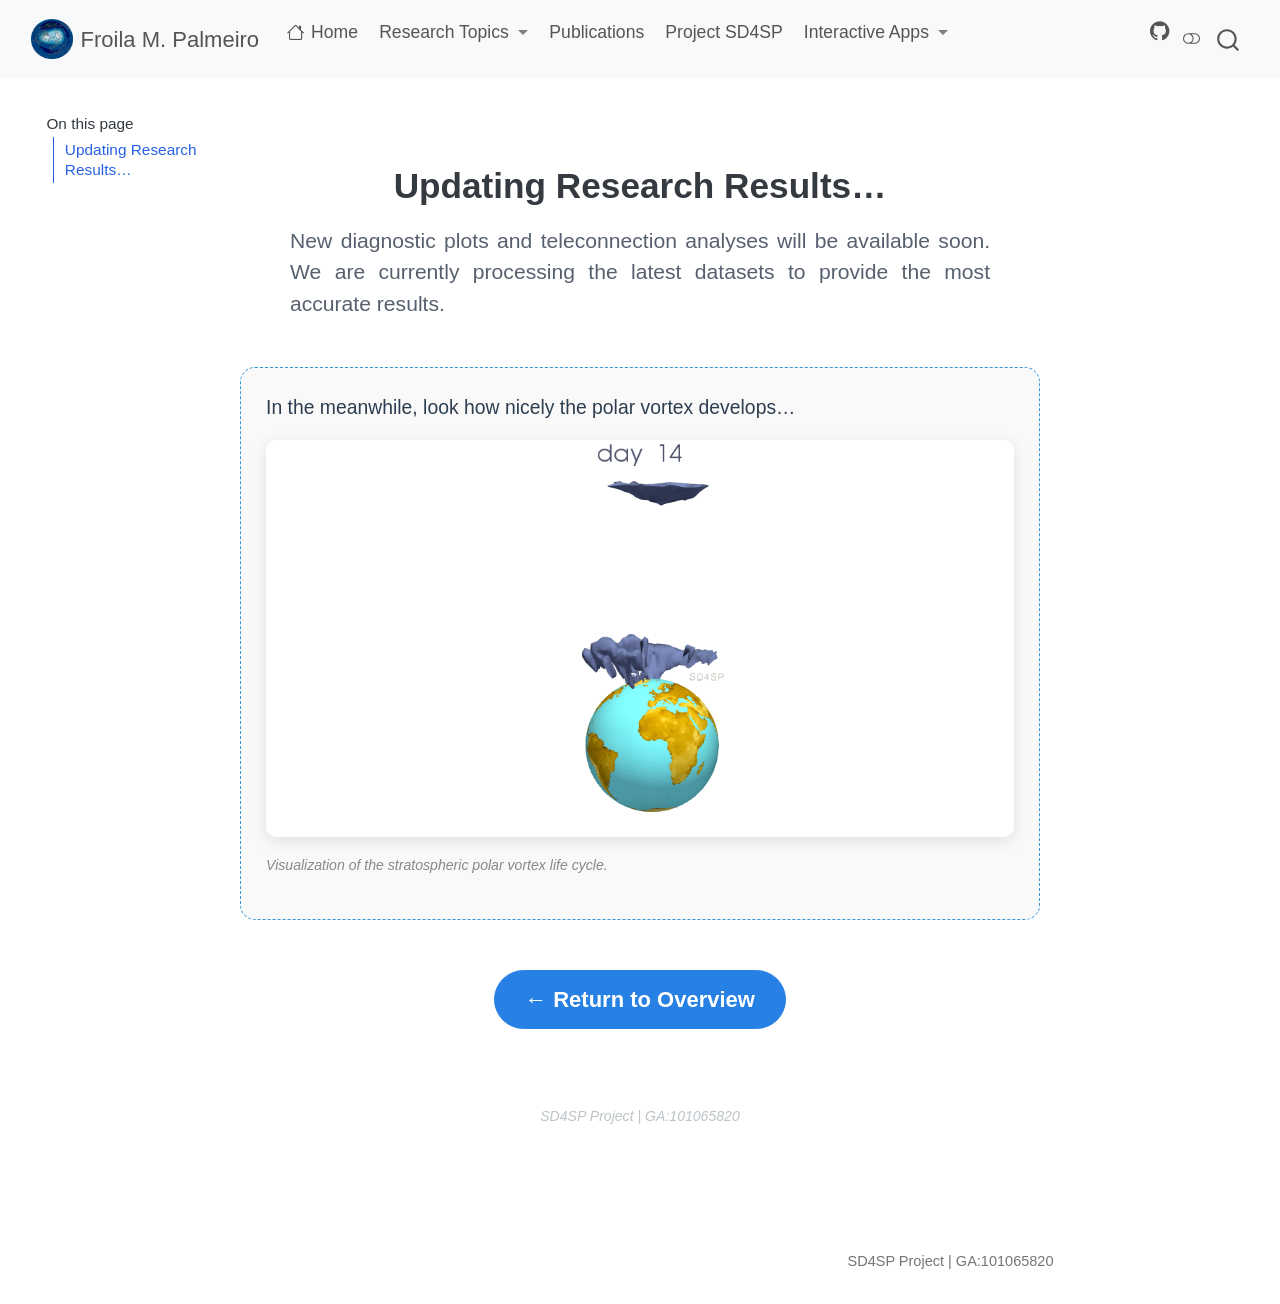
<file: enso.html>
<!DOCTYPE html>
<html xmlns="http://www.w3.org/1999/xhtml" lang="en" xml:lang="en"><head>

<meta charset="utf-8">
<meta name="generator" content="quarto-1.10.19">

<meta name="viewport" content="width=device-width, initial-scale=1.0, user-scalable=yes">


<title>Latest Results – Froila M. Palmeiro</title>
<style>
/* Default styles provided by pandoc.
** See https://pandoc.org/MANUAL.html#variables-for-html for config info.
*/
span.smallcaps{font-variant: small-caps;}
div.columns{display: flex; gap: 1.5em;}
div.column{flex: auto;}
@media screen {
div.columns{gap: min(4vw, 1.5em);}
div.column{overflow-x: auto;}
}
div.hanging-indent{margin-left: 1.5em; text-indent: -1.5em;}
ul.task-list{list-style: none;}
ul.task-list li input[type="checkbox"] {
  width: 0.8em;
  margin: 0 0.8em 0.2em -1em; /* quarto-specific, see https://github.com/quarto-dev/quarto-cli/issues/4556 */ 
  vertical-align: middle;
}
</style>


<script src="site_libs/quarto-nav/quarto-nav.js"></script>
<script src="site_libs/quarto-nav/headroom.min.js"></script>
<script src="site_libs/clipboard/clipboard.min.js"></script>
<script src="site_libs/quarto-search/autocomplete.umd.js"></script>
<script src="site_libs/quarto-search/fuse.min.js"></script>
<script src="site_libs/quarto-search/quarto-search.js"></script>
<meta name="quarto:offset" content="./">
<script src="site_libs/quarto-html/quarto.js" type="module"></script>
<script src="site_libs/quarto-html/tabsets/tabsets.js" type="module"></script>
<script src="site_libs/quarto-html/popper.min.js"></script>
<script src="site_libs/quarto-html/tippy.umd.min.js"></script>
<script src="site_libs/quarto-html/anchor.min.js"></script>
<link href="site_libs/quarto-html/tippy.css" rel="stylesheet">
<link href="site_libs/quarto-html/quarto-syntax-highlighting-bf27225e3a48a9273f3daa8f8e829971.css" rel="stylesheet" class="quarto-color-scheme" id="quarto-text-highlighting-styles">
<link href="site_libs/quarto-html/quarto-syntax-highlighting-dark-b626d73c4c936ccc3cb08be7d45d1df6.css" rel="stylesheet" class="quarto-color-scheme quarto-color-alternate" id="quarto-text-highlighting-styles">
<link href="site_libs/quarto-html/quarto-syntax-highlighting-bf27225e3a48a9273f3daa8f8e829971.css" rel="stylesheet" class="quarto-color-scheme-extra" id="quarto-text-highlighting-styles">
<script src="site_libs/bootstrap/bootstrap.min.js"></script>
<link href="site_libs/bootstrap/bootstrap-icons.css" rel="stylesheet">
<link href="site_libs/bootstrap/bootstrap-687d9e80cb1309ed8222e153348109c7.min.css" rel="stylesheet" append-hash="true" class="quarto-color-scheme" id="quarto-bootstrap" data-mode="light">
<link href="site_libs/bootstrap/bootstrap-dark-4dbe070cd8a55f1f7ac22ffd32b1b0ca.min.css" rel="stylesheet" append-hash="true" class="quarto-color-scheme quarto-color-alternate" id="quarto-bootstrap" data-mode="dark">
<link href="site_libs/bootstrap/bootstrap-687d9e80cb1309ed8222e153348109c7.min.css" rel="stylesheet" append-hash="true" class="quarto-color-scheme-extra" id="quarto-bootstrap" data-mode="light">
<script id="quarto-search-options" type="application/json">{
  "location": "navbar",
  "copy-button": false,
  "collapse-after": 3,
  "panel-placement": "end",
  "type": "overlay",
  "limit": 50,
  "keyboard-shortcut": [
    "f",
    "/",
    "s"
  ],
  "show-item-context": false,
  "language": {
    "search-no-results-text": "No results",
    "search-matching-documents-text": "matching documents",
    "search-copy-link-title": "Copy link to search",
    "search-hide-matches-text": "Hide additional matches",
    "search-more-match-text": "more match in this document",
    "search-more-matches-text": "more matches in this document",
    "search-clear-button-title": "Clear",
    "search-text-placeholder": "",
    "search-detached-cancel-button-title": "Cancel",
    "search-submit-button-title": "Submit",
    "search-label": "Search"
  }
}</script>
<style>html{ scroll-behavior: smooth; }</style>


<link rel="stylesheet" href="styles.css">
</head>

<body class="floating nav-fixed quarto-light"><script id="quarto-html-before-body" type="application/javascript">
    const toggleBodyColorMode = (bsSheetEl) => {
      const mode = bsSheetEl.getAttribute("data-mode");
      const bodyEl = window.document.querySelector("body");
      if (mode === "dark") {
        bodyEl.classList.add("quarto-dark");
        bodyEl.classList.remove("quarto-light");
      } else {
        bodyEl.classList.add("quarto-light");
        bodyEl.classList.remove("quarto-dark");
      }
    }
    const toggleBodyColorPrimary = () => {
      const bsSheetEl = window.document.querySelector("link#quarto-bootstrap:not([rel=disabled-stylesheet])");
      if (bsSheetEl) {
        toggleBodyColorMode(bsSheetEl);
      }
    }
    const setColorSchemeToggle = (alternate) => {
      const toggles = window.document.querySelectorAll('.quarto-color-scheme-toggle');
      for (let i=0; i < toggles.length; i++) {
        const toggle = toggles[i];
        if (toggle) {
          if (alternate) {
            toggle.classList.add("alternate");
          } else {
            toggle.classList.remove("alternate");
          }
        }
      }
    };
    const toggleColorMode = (alternate) => {
      // Switch the stylesheets
      const primaryStylesheets = window.document.querySelectorAll('link.quarto-color-scheme:not(.quarto-color-alternate)');
      const alternateStylesheets = window.document.querySelectorAll('link.quarto-color-scheme.quarto-color-alternate');
      manageTransitions('#quarto-margin-sidebar .nav-link', false);
      if (alternate) {
        // note: dark is layered on light, we don't disable primary!
        enableStylesheet(alternateStylesheets);
        for (const sheetNode of alternateStylesheets) {
          if (sheetNode.id === "quarto-bootstrap") {
            toggleBodyColorMode(sheetNode);
          }
        }
      } else {
        disableStylesheet(alternateStylesheets);
        enableStylesheet(primaryStylesheets)
        toggleBodyColorPrimary();
      }
      manageTransitions('#quarto-margin-sidebar .nav-link', true);
      // Switch the toggles
      setColorSchemeToggle(alternate)
      // Hack to workaround the fact that safari doesn't
      // properly recolor the scrollbar when toggling (#1455)
      if (navigator.userAgent.indexOf('Safari') > 0 && navigator.userAgent.indexOf('Chrome') == -1) {
        manageTransitions("body", false);
        window.scrollTo(0, 1);
        setTimeout(() => {
          window.scrollTo(0, 0);
          manageTransitions("body", true);
        }, 40);
      }
    }
    const disableStylesheet = (stylesheets) => {
      for (let i=0; i < stylesheets.length; i++) {
        const stylesheet = stylesheets[i];
        stylesheet.rel = 'disabled-stylesheet';
      }
    }
    const enableStylesheet = (stylesheets) => {
      for (let i=0; i < stylesheets.length; i++) {
        const stylesheet = stylesheets[i];
        if(stylesheet.rel !== 'stylesheet') { // for Chrome, which will still FOUC without this check
          stylesheet.rel = 'stylesheet';
        }
      }
    }
    const manageTransitions = (selector, allowTransitions) => {
      const els = window.document.querySelectorAll(selector);
      for (let i=0; i < els.length; i++) {
        const el = els[i];
        if (allowTransitions) {
          el.classList.remove('notransition');
        } else {
          el.classList.add('notransition');
        }
      }
    }
    const isFileUrl = () => {
      return window.location.protocol === 'file:';
    }
    const hasAlternateSentinel = () => {
      let styleSentinel = getColorSchemeSentinel();
      if (styleSentinel !== null) {
        return styleSentinel === "alternate";
      } else {
        return false;
      }
    }
    const setStyleSentinel = (alternate) => {
      const value = alternate ? "alternate" : "default";
      if (!isFileUrl()) {
        window.localStorage.setItem("quarto-color-scheme", value);
      } else {
        localAlternateSentinel = value;
      }
    }
    const getColorSchemeSentinel = () => {
      if (!isFileUrl()) {
        const storageValue = window.localStorage.getItem("quarto-color-scheme");
        return storageValue != null ? storageValue : localAlternateSentinel;
      } else {
        return localAlternateSentinel;
      }
    }
    const toggleGiscusIfUsed = (isAlternate, darkModeDefault) => {
      const baseTheme = document.querySelector('#giscus-base-theme')?.value ?? 'light';
      const alternateTheme = document.querySelector('#giscus-alt-theme')?.value ?? 'dark';
      let newTheme = '';
      if(authorPrefersDark) {
        newTheme = isAlternate ? baseTheme : alternateTheme;
      } else {
        newTheme = isAlternate ? alternateTheme : baseTheme;
      }
      const changeGiscusTheme = () => {
        // From: https://github.com/giscus/giscus/issues/336
        const sendMessage = (message) => {
          const iframe = document.querySelector('iframe.giscus-frame');
          if (!iframe) return;
          iframe.contentWindow.postMessage({ giscus: message }, 'https://giscus.app');
        }
        sendMessage({
          setConfig: {
            theme: newTheme
          }
        });
      }
      const isGiscussLoaded = window.document.querySelector('iframe.giscus-frame') !== null;
      if (isGiscussLoaded) {
        changeGiscusTheme();
      }
    };
    const authorPrefersDark = false;
    const darkModeDefault = authorPrefersDark;
      document.querySelector('link#quarto-text-highlighting-styles.quarto-color-scheme-extra').rel = 'disabled-stylesheet';
      document.querySelector('link#quarto-bootstrap.quarto-color-scheme-extra').rel = 'disabled-stylesheet';
    let localAlternateSentinel = darkModeDefault ? 'alternate' : 'default';
    // Dark / light mode switch
    window.quartoToggleColorScheme = () => {
      // Read the current dark / light value
      let toAlternate = !hasAlternateSentinel();
      toggleColorMode(toAlternate);
      setStyleSentinel(toAlternate);
      toggleGiscusIfUsed(toAlternate, darkModeDefault);
      window.dispatchEvent(new Event('resize'));
    };
    // Switch to dark mode if need be
    if (hasAlternateSentinel()) {
      toggleColorMode(true);
    } else {
      toggleColorMode(false);
    }
  </script>

<div id="quarto-search-results"></div>
  <header id="quarto-header" class="headroom fixed-top">
    <nav class="navbar navbar-expand-lg " data-bs-theme="dark">
      <div class="navbar-container container-fluid">
      <div class="navbar-brand-container mx-auto">
    <a href="./index.html" class="navbar-brand navbar-brand-logo">
    <img src="./ssw.png" alt="" class="navbar-logo light-content">
    <img src="./ssw.png" alt="" class="navbar-logo dark-content">
    </a>
    <a class="navbar-brand" href="./index.html">
    <span class="navbar-title">Froila M. Palmeiro</span>
    </a>
  </div>
            <div id="quarto-search" class="" title="Search"></div>
          <button class="navbar-toggler" type="button" data-bs-toggle="collapse" data-bs-target="#navbarCollapse" aria-controls="navbarCollapse" role="menu" aria-expanded="false" aria-label="Toggle navigation" onclick="if (window.quartoToggleHeadroom) { window.quartoToggleHeadroom(); }">
  <span class="navbar-toggler-icon"></span>
</button>
          <div class="collapse navbar-collapse" id="navbarCollapse">
            <ul class="navbar-nav navbar-nav-scroll me-auto">
  <li class="nav-item">
    <a class="nav-link" href="./index.html"> <i class="bi bi-house" role="img">
</i> 
<span class="menu-text">Home</span></a>
  </li>  
  <li class="nav-item dropdown ">
    <a class="nav-link dropdown-toggle" href="#" id="nav-menu-research-topics" role="link" data-bs-toggle="dropdown" aria-expanded="false">
 <span class="menu-text">Research Topics</span>
    </a>
    <ul class="dropdown-menu" aria-labelledby="nav-menu-research-topics">    
        <li>
    <a class="dropdown-item" href="./stratospheric_variability.html">
 <span class="dropdown-text">Stratospheric Variability</span></a>
  </li>  
        <li>
    <a class="dropdown-item" href="./nae.html">
 <span class="dropdown-text">NAE</span></a>
  </li>  
        <li>
    <a class="dropdown-item" href="./enso.html">
 <span class="dropdown-text">ENSO</span></a>
  </li>  
        <li>
    <a class="dropdown-item" href="./app.html">
 <span class="dropdown-text">QBO</span></a>
  </li>  
    </ul>
  </li>
  <li class="nav-item">
    <a class="nav-link" href="./publications.html"> 
<span class="menu-text">Publications</span></a>
  </li>  
  <li class="nav-item">
    <a class="nav-link" href="./sd4sp_project.html"> 
<span class="menu-text">Project SD4SP</span></a>
  </li>  
  <li class="nav-item dropdown ">
    <a class="nav-link dropdown-toggle" href="#" id="nav-menu-interactive-apps" role="link" data-bs-toggle="dropdown" aria-expanded="false">
 <span class="menu-text">Interactive Apps</span>
    </a>
    <ul class="dropdown-menu" aria-labelledby="nav-menu-interactive-apps">    
        <li>
    <a class="dropdown-item" href="./ssw_app.html">
 <span class="dropdown-text">Extreme Stratospheric Events (SSWs &amp; SPVs)</span></a>
  </li>  
        <li>
    <a class="dropdown-item" href="./app.html">
 <span class="dropdown-text">QBO app</span></a>
  </li>  
        <li>
    <a class="dropdown-item" href="./enso.html">
 <span class="dropdown-text">ENSO</span></a>
  </li>  
    </ul>
  </li>
</ul>
            <ul class="navbar-nav navbar-nav-scroll ms-auto">
  <li class="nav-item compact">
    <a class="nav-link" href="https://github.com/Froila-science"> <i class="bi bi-github" role="img">
</i> 
<span class="menu-text"></span></a>
  </li>  
</ul>
          </div> <!-- /navcollapse -->
            <div class="quarto-navbar-tools">
  <a href="" class="quarto-color-scheme-toggle quarto-navigation-tool  px-1" onclick="window.quartoToggleColorScheme(); return false;" title="Toggle dark mode"><i class="bi"></i></a>
</div>
      </div> <!-- /container-fluid -->
    </nav>
</header>
<!-- content -->
<div id="quarto-content" class="quarto-container page-columns page-rows-contents page-layout-full page-navbar">
<!-- sidebar -->
  <nav id="quarto-sidebar" class="sidebar collapse collapse-horizontal quarto-sidebar-collapse-item sidebar-navigation floating overflow-auto">
    <nav id="TOC" role="doc-toc" class="toc-active">
    <h2 id="toc-title">On this page</h2>
   
  <ul>
  <li><a href="#updating-research-results" id="toc-updating-research-results" class="nav-link active" data-scroll-target="#updating-research-results">Updating Research Results…</a></li>
  </ul>
</nav>
</nav>
<div id="quarto-sidebar-glass" class="quarto-sidebar-collapse-item" data-bs-toggle="collapse" data-bs-target=".quarto-sidebar-collapse-item"></div>
<!-- margin-sidebar -->
    <div id="quarto-margin-sidebar" class="sidebar margin-sidebar zindex-bottom">
    </div>
<!-- main -->
<main class="content page-columns page-full column-body" id="quarto-document-content">


<header id="title-block-header" class="quarto-title-block default">
<div class="quarto-title">
<h1 class="title">Latest Results</h1>
</div>



<div class="quarto-title-meta column-body">

    
  
    
  </div>
  


</header>


<section id="updating-research-results" class="level1 column-page" style="display: flex; flex-direction: column; align-items: center; justify-content: center; min-height: 70vh; text-align: center; padding: 20px;">
<h1>Updating Research Results…</h1>
<div style="font-size: 1.2rem; color: #57606f; max-width: 700px; margin-bottom: 30px;">
<p>New diagnostic plots and teleconnection analyses will be available soon. We are currently processing the latest datasets to provide the most accurate results.</p>
</div>
<div style="background-color: #f9f9f9; padding: 25px; border-radius: 15px; border: 1px dashed #3498db; margin-bottom: 30px; width: 100%; max-width: 800px;">
<div style="font-size: 1.1rem; color: #2c3e50; margin-bottom: 15px; font-weight: 500;">
<p>In the meanwhile, look how nicely the polar vortex develops…</p>
</div>
<p><img src="vortex.gif" class="img-fluid" style="width: 100%; border-radius: 10px; box-shadow: 0 4px 15px rgba(0,0,0,0.1);" alt="Polar Vortex Development"></p>
<div style="font-size: 0.8rem; color: #888; margin-top: 10px;">
<p><em>Visualization of the stratospheric polar vortex life cycle.</em></p>
</div>
</div>
<div style="margin-top: 20px;">
<p><a href="./sd4sp_project.html" class="btn btn-primary btn-lg" style="border-radius: 50px; padding: 12px 30px; font-weight: bold; text-decoration: none;">← Return to Overview</a></p>
</div>
<div style="margin-top: 60px; font-size: 0.8rem; color: #bdc3c7; font-style: italic;">
<p>SD4SP Project | GA:101065820</p>
</div>
</section>
<style>
#title-block-header {
  display: none;
}
</style>



</main> <!-- /main -->
<script id="quarto-html-after-body" type="application/javascript">
  window.document.addEventListener("DOMContentLoaded", function (event) {
    // Ensure there is a toggle, if there isn't float one in the top right
    if (window.document.querySelector('.quarto-color-scheme-toggle') === null) {
      const a = window.document.createElement('a');
      a.classList.add('top-right');
      a.classList.add('quarto-color-scheme-toggle');
      a.href = "";
      a.onclick = function() { try { window.quartoToggleColorScheme(); } catch {} return false; };
      const i = window.document.createElement("i");
      i.classList.add('bi');
      a.appendChild(i);
      window.document.body.appendChild(a);
    }
    setColorSchemeToggle(hasAlternateSentinel())
    const icon = "";
    const anchorJS = new window.AnchorJS();
    anchorJS.options = {
      placement: 'right',
      icon: icon
    };
    anchorJS.add('.anchored');
    const isCodeAnnotation = (el) => {
      for (const clz of el.classList) {
        if (clz.startsWith('code-annotation-')) {                     
          return true;
        }
      }
      return false;
    }
    const onCopySuccess = function(e) {
      // button target
      const button = e.trigger;
      // don't keep focus
      button.blur();
      // flash "checked"
      button.classList.add('code-copy-button-checked');
      var currentTitle = button.getAttribute("title");
      button.setAttribute("title", "Copied!");
      let tooltip;
      if (window.bootstrap) {
        button.setAttribute("data-bs-toggle", "tooltip");
        button.setAttribute("data-bs-placement", "left");
        button.setAttribute("data-bs-title", "Copied!");
        tooltip = new bootstrap.Tooltip(button, 
          { trigger: "manual", 
            customClass: "code-copy-button-tooltip",
            offset: [0, -8]});
        tooltip.show();    
      }
      setTimeout(function() {
        if (tooltip) {
          tooltip.hide();
          button.removeAttribute("data-bs-title");
          button.removeAttribute("data-bs-toggle");
          button.removeAttribute("data-bs-placement");
        }
        button.setAttribute("title", currentTitle);
        button.classList.remove('code-copy-button-checked');
      }, 1000);
      // clear code selection
      e.clearSelection();
    }
    const getTextToCopy = function(trigger) {
      const outerScaffold = trigger.parentElement.cloneNode(true);
      const codeEl = outerScaffold.querySelector('code');
      for (const childEl of codeEl.children) {
        if (isCodeAnnotation(childEl)) {
          childEl.remove();
        }
      }
      return codeEl.innerText;
    }
    const clipboard = new window.ClipboardJS('.code-copy-button:not([data-in-quarto-modal])', {
      text: getTextToCopy
    });
    clipboard.on('success', onCopySuccess);
    if (window.document.getElementById('quarto-embedded-source-code-modal')) {
      const clipboardModal = new window.ClipboardJS('.code-copy-button[data-in-quarto-modal]', {
        text: getTextToCopy,
        container: window.document.getElementById('quarto-embedded-source-code-modal')
      });
      clipboardModal.on('success', onCopySuccess);
    }
      var localhostRegex = new RegExp(/^(?:http|https):\/\/localhost\:?[0-9]*\//);
      var mailtoRegex = new RegExp(/^mailto:/);
        var filterRegex = new RegExp("https:\/\/Froila-science\.github\.io\/");
      var isInternal = (href) => {
          return filterRegex.test(href) || localhostRegex.test(href) || mailtoRegex.test(href);
      }
      // Inspect non-navigation links and adorn them if external
     var links = window.document.querySelectorAll('a[href]:not(.nav-link):not(.navbar-brand):not(.toc-action):not(.sidebar-link):not(.sidebar-item-toggle):not(.pagination-link):not(.no-external):not([aria-hidden]):not(.dropdown-item):not(.quarto-navigation-tool):not(.about-link)');
      for (var i=0; i<links.length; i++) {
        const link = links[i];
        if (!isInternal(link.href)) {
          // undo the damage that might have been done by quarto-nav.js in the case of
          // links that we want to consider external
          if (link.dataset.originalHref !== undefined) {
            link.href = link.dataset.originalHref;
          }
        }
      }
    function tippyHover(el, contentFn, onTriggerFn, onUntriggerFn) {
      const config = {
        allowHTML: true,
        maxWidth: 500,
        delay: 100,
        arrow: false,
        appendTo: function(el) {
            return el.parentElement;
        },
        interactive: true,
        interactiveBorder: 10,
        theme: 'quarto',
        placement: 'bottom-start',
      };
      if (contentFn) {
        config.content = contentFn;
      }
      if (onTriggerFn) {
        config.onTrigger = onTriggerFn;
      }
      if (onUntriggerFn) {
        config.onUntrigger = onUntriggerFn;
      }
      window.tippy(el, config); 
    }
    const noterefs = window.document.querySelectorAll('a[role="doc-noteref"]');
    for (var i=0; i<noterefs.length; i++) {
      const ref = noterefs[i];
      tippyHover(ref, function() {
        // use id or data attribute instead here
        let href = ref.getAttribute('data-footnote-href') || ref.getAttribute('href');
        try { href = new URL(href).hash; } catch {}
        const id = href.replace(/^#\/?/, "");
        const note = window.document.getElementById(id);
        if (note) {
          return note.innerHTML;
        } else {
          return "";
        }
      });
    }
    const xrefs = window.document.querySelectorAll('a.quarto-xref');
    const processXRef = (id, note) => {
      // Strip column container classes
      const stripColumnClz = (el) => {
        el.classList.remove("page-full", "page-columns");
        if (el.children) {
          for (const child of el.children) {
            stripColumnClz(child);
          }
        }
      }
      stripColumnClz(note)
      if (id === null || id.startsWith('sec-')) {
        // Special case sections, only their first couple elements
        const container = document.createElement("div");
        if (note.children && note.children.length > 2) {
          container.appendChild(note.children[0].cloneNode(true));
          for (let i = 1; i < note.children.length; i++) {
            const child = note.children[i];
            if (child.tagName === "P" && child.innerText === "") {
              continue;
            } else {
              container.appendChild(child.cloneNode(true));
              break;
            }
          }
          if (window.Quarto?.typesetMath) {
            window.Quarto.typesetMath(container);
          }
          return container.innerHTML
        } else {
          if (window.Quarto?.typesetMath) {
            window.Quarto.typesetMath(note);
          }
          return note.innerHTML;
        }
      } else {
        // Remove any anchor links if they are present
        const anchorLink = note.querySelector('a.anchorjs-link');
        if (anchorLink) {
          anchorLink.remove();
        }
        if (window.Quarto?.typesetMath) {
          window.Quarto.typesetMath(note);
        }
        if (note.classList.contains("callout")) {
          return note.outerHTML;
        } else {
          return note.innerHTML;
        }
      }
    }
    for (var i=0; i<xrefs.length; i++) {
      const xref = xrefs[i];
      tippyHover(xref, undefined, function(instance) {
        instance.disable();
        let url = xref.getAttribute('href');
        let hash = undefined; 
        if (url.startsWith('#')) {
          hash = url;
        } else {
          try { hash = new URL(url).hash; } catch {}
        }
        if (hash) {
          const id = hash.replace(/^#\/?/, "");
          const note = window.document.getElementById(id);
          if (note !== null) {
            try {
              const html = processXRef(id, note.cloneNode(true));
              instance.setContent(html);
            } finally {
              instance.enable();
              instance.show();
            }
          } else {
            // See if we can fetch this
            fetch(url.split('#')[0])
            .then(res => res.text())
            .then(html => {
              const parser = new DOMParser();
              const htmlDoc = parser.parseFromString(html, "text/html");
              const note = htmlDoc.getElementById(id);
              if (note !== null) {
                const html = processXRef(id, note);
                instance.setContent(html);
              } 
            }).finally(() => {
              instance.enable();
              instance.show();
            });
          }
        } else {
          // See if we can fetch a full url (with no hash to target)
          // This is a special case and we should probably do some content thinning / targeting
          fetch(url)
          .then(res => res.text())
          .then(html => {
            const parser = new DOMParser();
            const htmlDoc = parser.parseFromString(html, "text/html");
            const note = htmlDoc.querySelector('main.content');
            if (note !== null) {
              // This should only happen for chapter cross references
              // (since there is no id in the URL)
              // remove the first header
              if (note.children.length > 0 && note.children[0].tagName === "HEADER") {
                note.children[0].remove();
              }
              const html = processXRef(null, note);
              instance.setContent(html);
            } 
          }).finally(() => {
            instance.enable();
            instance.show();
          });
        }
      }, function(instance) {
      });
    }
        let selectedAnnoteEl;
        const selectorForAnnotation = ( cell, annotation) => {
          let cellAttr = 'data-code-cell="' + cell + '"';
          let lineAttr = 'data-code-annotation="' +  annotation + '"';
          const selector = 'span[' + cellAttr + '][' + lineAttr + ']';
          return selector;
        }
        const selectCodeLines = (annoteEl) => {
          const doc = window.document;
          const targetCell = annoteEl.getAttribute("data-target-cell");
          const targetAnnotation = annoteEl.getAttribute("data-target-annotation");
          const annoteSpan = window.document.querySelector(selectorForAnnotation(targetCell, targetAnnotation));
          const lines = annoteSpan.getAttribute("data-code-lines").split(",");
          const lineIds = lines.map((line) => {
            return targetCell + "-" + line;
          })
          let top = null;
          let height = null;
          let parent = null;
          if (lineIds.length > 0) {
              //compute the position of the single el (top and bottom and make a div)
              const el = window.document.getElementById(lineIds[0]);
              top = el.offsetTop;
              height = el.offsetHeight;
              parent = el.parentElement.parentElement;
            if (lineIds.length > 1) {
              const lastEl = window.document.getElementById(lineIds[lineIds.length - 1]);
              const bottom = lastEl.offsetTop + lastEl.offsetHeight;
              height = bottom - top;
            }
            if (top !== null && height !== null && parent !== null) {
              // cook up a div (if necessary) and position it 
              let div = window.document.getElementById("code-annotation-line-highlight");
              if (div === null) {
                div = window.document.createElement("div");
                div.setAttribute("id", "code-annotation-line-highlight");
                div.style.position = 'absolute';
                parent.appendChild(div);
              }
              div.style.top = top - 2 + "px";
              div.style.height = height + 4 + "px";
              div.style.left = 0;
              let gutterDiv = window.document.getElementById("code-annotation-line-highlight-gutter");
              if (gutterDiv === null) {
                gutterDiv = window.document.createElement("div");
                gutterDiv.setAttribute("id", "code-annotation-line-highlight-gutter");
                gutterDiv.style.position = 'absolute';
                const codeCell = window.document.getElementById(targetCell);
                const gutter = codeCell.querySelector('.code-annotation-gutter');
                gutter.appendChild(gutterDiv);
              }
              gutterDiv.style.top = top - 2 + "px";
              gutterDiv.style.height = height + 4 + "px";
            }
            selectedAnnoteEl = annoteEl;
          }
        };
        const unselectCodeLines = () => {
          const elementsIds = ["code-annotation-line-highlight", "code-annotation-line-highlight-gutter"];
          elementsIds.forEach((elId) => {
            const div = window.document.getElementById(elId);
            if (div) {
              div.remove();
            }
          });
          selectedAnnoteEl = undefined;
        };
          // Handle positioning of the toggle
      window.addEventListener(
        "resize",
        throttle(() => {
          elRect = undefined;
          if (selectedAnnoteEl) {
            selectCodeLines(selectedAnnoteEl);
          }
        }, 10)
      );
      function throttle(fn, ms) {
      let throttle = false;
      let timer;
        return (...args) => {
          if(!throttle) { // first call gets through
              fn.apply(this, args);
              throttle = true;
          } else { // all the others get throttled
              if(timer) clearTimeout(timer); // cancel #2
              timer = setTimeout(() => {
                fn.apply(this, args);
                timer = throttle = false;
              }, ms);
          }
        };
      }
        // Attach click handler to the DT
        const annoteDls = window.document.querySelectorAll('dt[data-target-cell]');
        for (const annoteDlNode of annoteDls) {
          annoteDlNode.addEventListener('click', (event) => {
            const clickedEl = event.target;
            if (clickedEl !== selectedAnnoteEl) {
              unselectCodeLines();
              const activeEl = window.document.querySelector('dt[data-target-cell].code-annotation-active');
              if (activeEl) {
                activeEl.classList.remove('code-annotation-active');
              }
              selectCodeLines(clickedEl);
              clickedEl.classList.add('code-annotation-active');
            } else {
              // Unselect the line
              unselectCodeLines();
              clickedEl.classList.remove('code-annotation-active');
            }
          });
        }
    const findCites = (el) => {
      const parentEl = el.parentElement;
      if (parentEl) {
        const cites = parentEl.dataset.cites;
        if (cites) {
          return {
            el,
            cites: cites.split(' ')
          };
        } else {
          return findCites(el.parentElement)
        }
      } else {
        return undefined;
      }
    };
    var bibliorefs = window.document.querySelectorAll('a[role="doc-biblioref"]');
    for (var i=0; i<bibliorefs.length; i++) {
      const ref = bibliorefs[i];
      const citeInfo = findCites(ref);
      if (citeInfo) {
        tippyHover(citeInfo.el, function() {
          var popup = window.document.createElement('div');
          citeInfo.cites.forEach(function(cite) {
            var citeDiv = window.document.createElement('div');
            citeDiv.classList.add('hanging-indent');
            citeDiv.classList.add('csl-entry');
            var biblioDiv = window.document.getElementById('ref-' + cite);
            if (biblioDiv) {
              citeDiv.innerHTML = biblioDiv.innerHTML;
            }
            popup.appendChild(citeDiv);
          });
          return popup.innerHTML;
        });
      }
    }
  });
  </script>
</div> <!-- /content -->
<footer class="footer">
  <div class="nav-footer">
    <div class="nav-footer-left">
<div id="google_translate_element">

</div>
<script type="text/javascript">
  function googleTranslateElementInit() {
    new google.translate.TranslateElement({
      pageLanguage: 'en', 
      includedLanguages: 'es,en,it,ca', 
      layout: google.translate.TranslateElement.InlineLayout.SIMPLE
    }, 'google_translate_element');
  }
</script>
<script type="text/javascript" src="//translate.google.com/translate_a/element.js?cb=googleTranslateElementInit"></script>
</div>   
    <div class="nav-footer-center">
      &nbsp;
    </div>
    <div class="nav-footer-right">
<p>SD4SP Project | GA:101065820</p>
</div>
  </div>
</footer>




<script src="site_libs/quarto-html/zenscroll-min.js"></script>
</body></html>
</file>
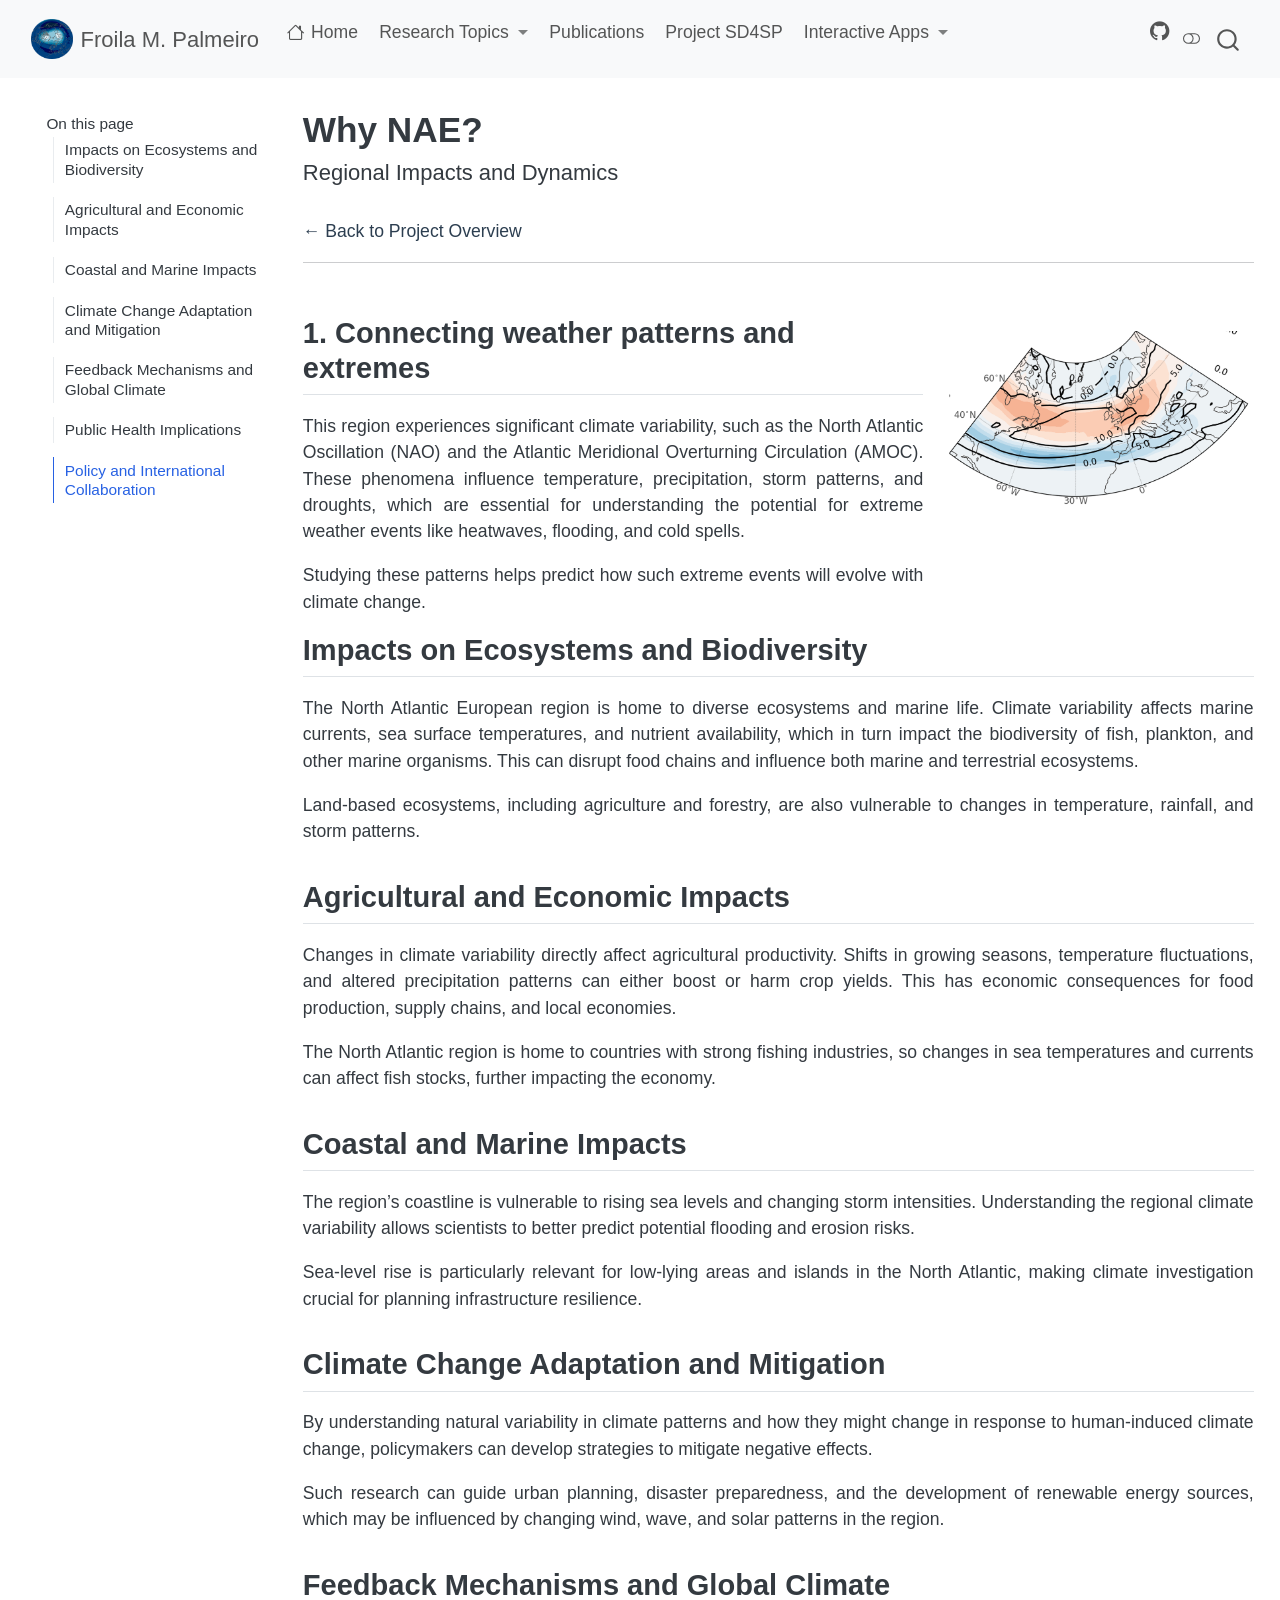
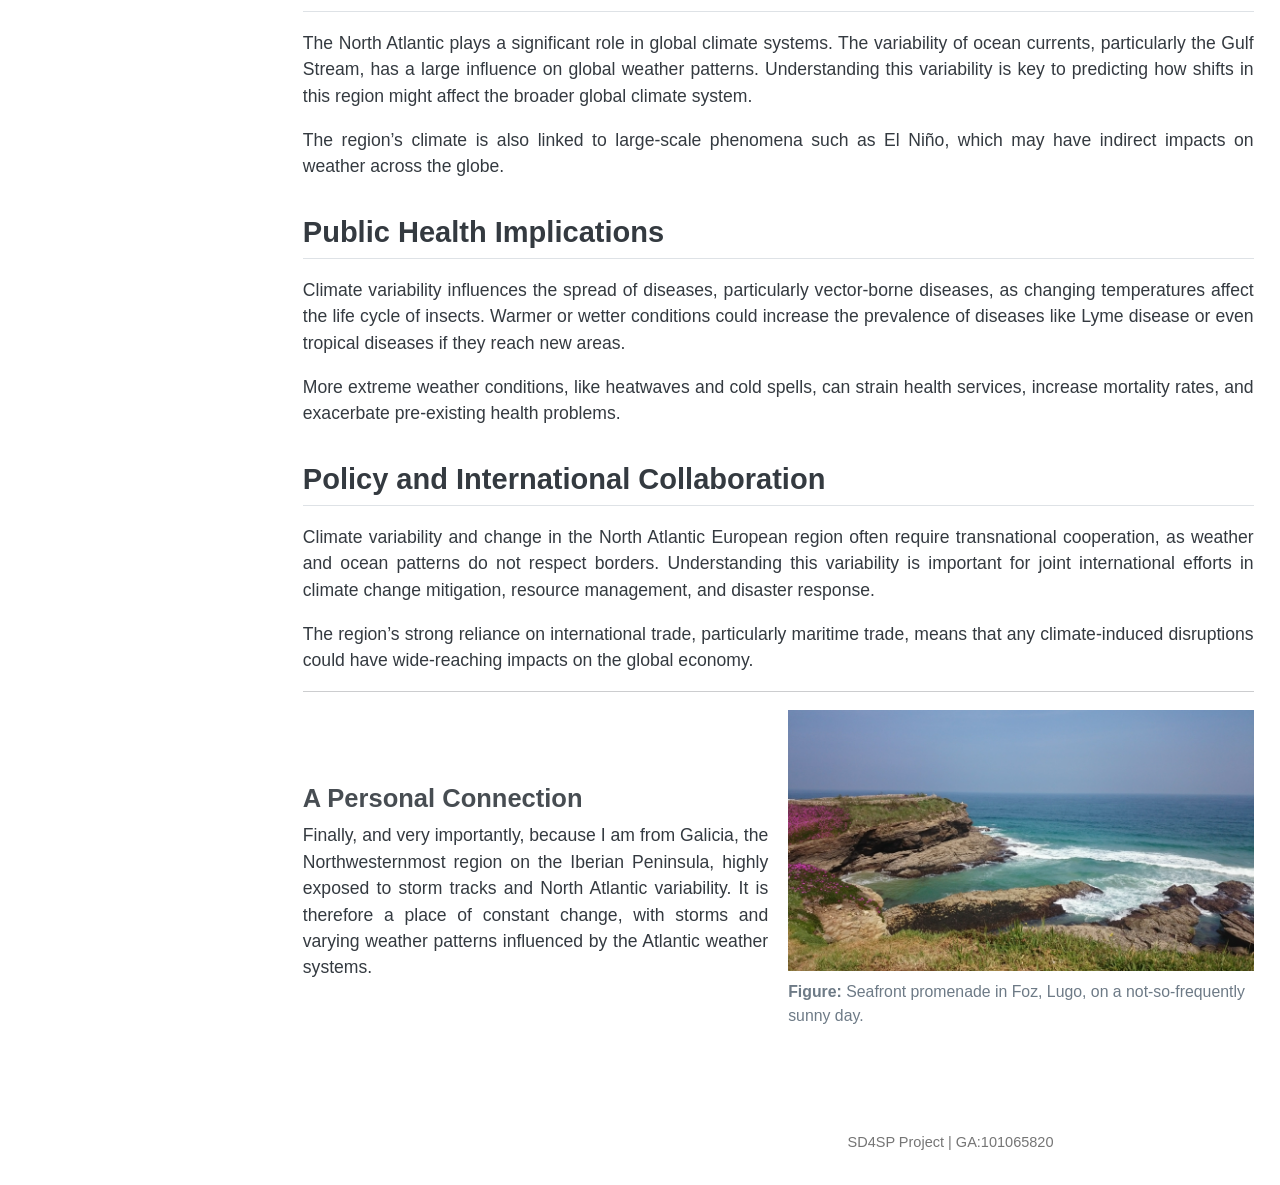
<file: nae.html>
<!DOCTYPE html>
<html xmlns="http://www.w3.org/1999/xhtml" lang="en" xml:lang="en"><head>

<meta charset="utf-8">
<meta name="generator" content="quarto-1.10.19">

<meta name="viewport" content="width=device-width, initial-scale=1.0, user-scalable=yes">


<title>Why NAE? – Froila M. Palmeiro</title>
<style>
/* Default styles provided by pandoc.
** See https://pandoc.org/MANUAL.html#variables-for-html for config info.
*/
span.smallcaps{font-variant: small-caps;}
div.columns{display: flex; gap: 1.5em;}
div.column{flex: auto;}
@media screen {
div.columns{gap: min(4vw, 1.5em);}
div.column{overflow-x: auto;}
}
div.hanging-indent{margin-left: 1.5em; text-indent: -1.5em;}
ul.task-list{list-style: none;}
ul.task-list li input[type="checkbox"] {
  width: 0.8em;
  margin: 0 0.8em 0.2em -1em; /* quarto-specific, see https://github.com/quarto-dev/quarto-cli/issues/4556 */ 
  vertical-align: middle;
}
</style>


<script src="site_libs/quarto-nav/quarto-nav.js"></script>
<script src="site_libs/quarto-nav/headroom.min.js"></script>
<script src="site_libs/clipboard/clipboard.min.js"></script>
<script src="site_libs/quarto-search/autocomplete.umd.js"></script>
<script src="site_libs/quarto-search/fuse.min.js"></script>
<script src="site_libs/quarto-search/quarto-search.js"></script>
<meta name="quarto:offset" content="./">
<script src="site_libs/quarto-html/quarto.js" type="module"></script>
<script src="site_libs/quarto-html/tabsets/tabsets.js" type="module"></script>
<script src="site_libs/quarto-html/popper.min.js"></script>
<script src="site_libs/quarto-html/tippy.umd.min.js"></script>
<script src="site_libs/quarto-html/anchor.min.js"></script>
<link href="site_libs/quarto-html/tippy.css" rel="stylesheet">
<link href="site_libs/quarto-html/quarto-syntax-highlighting-bf27225e3a48a9273f3daa8f8e829971.css" rel="stylesheet" class="quarto-color-scheme" id="quarto-text-highlighting-styles">
<link href="site_libs/quarto-html/quarto-syntax-highlighting-dark-b626d73c4c936ccc3cb08be7d45d1df6.css" rel="stylesheet" class="quarto-color-scheme quarto-color-alternate" id="quarto-text-highlighting-styles">
<link href="site_libs/quarto-html/quarto-syntax-highlighting-bf27225e3a48a9273f3daa8f8e829971.css" rel="stylesheet" class="quarto-color-scheme-extra" id="quarto-text-highlighting-styles">
<script src="site_libs/bootstrap/bootstrap.min.js"></script>
<link href="site_libs/bootstrap/bootstrap-icons.css" rel="stylesheet">
<link href="site_libs/bootstrap/bootstrap-687d9e80cb1309ed8222e153348109c7.min.css" rel="stylesheet" append-hash="true" class="quarto-color-scheme" id="quarto-bootstrap" data-mode="light">
<link href="site_libs/bootstrap/bootstrap-dark-4dbe070cd8a55f1f7ac22ffd32b1b0ca.min.css" rel="stylesheet" append-hash="true" class="quarto-color-scheme quarto-color-alternate" id="quarto-bootstrap" data-mode="dark">
<link href="site_libs/bootstrap/bootstrap-687d9e80cb1309ed8222e153348109c7.min.css" rel="stylesheet" append-hash="true" class="quarto-color-scheme-extra" id="quarto-bootstrap" data-mode="light">
<script id="quarto-search-options" type="application/json">{
  "location": "navbar",
  "copy-button": false,
  "collapse-after": 3,
  "panel-placement": "end",
  "type": "overlay",
  "limit": 50,
  "keyboard-shortcut": [
    "f",
    "/",
    "s"
  ],
  "show-item-context": false,
  "language": {
    "search-no-results-text": "No results",
    "search-matching-documents-text": "matching documents",
    "search-copy-link-title": "Copy link to search",
    "search-hide-matches-text": "Hide additional matches",
    "search-more-match-text": "more match in this document",
    "search-more-matches-text": "more matches in this document",
    "search-clear-button-title": "Clear",
    "search-text-placeholder": "",
    "search-detached-cancel-button-title": "Cancel",
    "search-submit-button-title": "Submit",
    "search-label": "Search"
  }
}</script>
<style>html{ scroll-behavior: smooth; }</style>


<link rel="stylesheet" href="styles.css">
</head>

<body class="floating nav-fixed quarto-light"><script id="quarto-html-before-body" type="application/javascript">
    const toggleBodyColorMode = (bsSheetEl) => {
      const mode = bsSheetEl.getAttribute("data-mode");
      const bodyEl = window.document.querySelector("body");
      if (mode === "dark") {
        bodyEl.classList.add("quarto-dark");
        bodyEl.classList.remove("quarto-light");
      } else {
        bodyEl.classList.add("quarto-light");
        bodyEl.classList.remove("quarto-dark");
      }
    }
    const toggleBodyColorPrimary = () => {
      const bsSheetEl = window.document.querySelector("link#quarto-bootstrap:not([rel=disabled-stylesheet])");
      if (bsSheetEl) {
        toggleBodyColorMode(bsSheetEl);
      }
    }
    const setColorSchemeToggle = (alternate) => {
      const toggles = window.document.querySelectorAll('.quarto-color-scheme-toggle');
      for (let i=0; i < toggles.length; i++) {
        const toggle = toggles[i];
        if (toggle) {
          if (alternate) {
            toggle.classList.add("alternate");
          } else {
            toggle.classList.remove("alternate");
          }
        }
      }
    };
    const toggleColorMode = (alternate) => {
      // Switch the stylesheets
      const primaryStylesheets = window.document.querySelectorAll('link.quarto-color-scheme:not(.quarto-color-alternate)');
      const alternateStylesheets = window.document.querySelectorAll('link.quarto-color-scheme.quarto-color-alternate');
      manageTransitions('#quarto-margin-sidebar .nav-link', false);
      if (alternate) {
        // note: dark is layered on light, we don't disable primary!
        enableStylesheet(alternateStylesheets);
        for (const sheetNode of alternateStylesheets) {
          if (sheetNode.id === "quarto-bootstrap") {
            toggleBodyColorMode(sheetNode);
          }
        }
      } else {
        disableStylesheet(alternateStylesheets);
        enableStylesheet(primaryStylesheets)
        toggleBodyColorPrimary();
      }
      manageTransitions('#quarto-margin-sidebar .nav-link', true);
      // Switch the toggles
      setColorSchemeToggle(alternate)
      // Hack to workaround the fact that safari doesn't
      // properly recolor the scrollbar when toggling (#1455)
      if (navigator.userAgent.indexOf('Safari') > 0 && navigator.userAgent.indexOf('Chrome') == -1) {
        manageTransitions("body", false);
        window.scrollTo(0, 1);
        setTimeout(() => {
          window.scrollTo(0, 0);
          manageTransitions("body", true);
        }, 40);
      }
    }
    const disableStylesheet = (stylesheets) => {
      for (let i=0; i < stylesheets.length; i++) {
        const stylesheet = stylesheets[i];
        stylesheet.rel = 'disabled-stylesheet';
      }
    }
    const enableStylesheet = (stylesheets) => {
      for (let i=0; i < stylesheets.length; i++) {
        const stylesheet = stylesheets[i];
        if(stylesheet.rel !== 'stylesheet') { // for Chrome, which will still FOUC without this check
          stylesheet.rel = 'stylesheet';
        }
      }
    }
    const manageTransitions = (selector, allowTransitions) => {
      const els = window.document.querySelectorAll(selector);
      for (let i=0; i < els.length; i++) {
        const el = els[i];
        if (allowTransitions) {
          el.classList.remove('notransition');
        } else {
          el.classList.add('notransition');
        }
      }
    }
    const isFileUrl = () => {
      return window.location.protocol === 'file:';
    }
    const hasAlternateSentinel = () => {
      let styleSentinel = getColorSchemeSentinel();
      if (styleSentinel !== null) {
        return styleSentinel === "alternate";
      } else {
        return false;
      }
    }
    const setStyleSentinel = (alternate) => {
      const value = alternate ? "alternate" : "default";
      if (!isFileUrl()) {
        window.localStorage.setItem("quarto-color-scheme", value);
      } else {
        localAlternateSentinel = value;
      }
    }
    const getColorSchemeSentinel = () => {
      if (!isFileUrl()) {
        const storageValue = window.localStorage.getItem("quarto-color-scheme");
        return storageValue != null ? storageValue : localAlternateSentinel;
      } else {
        return localAlternateSentinel;
      }
    }
    const toggleGiscusIfUsed = (isAlternate, darkModeDefault) => {
      const baseTheme = document.querySelector('#giscus-base-theme')?.value ?? 'light';
      const alternateTheme = document.querySelector('#giscus-alt-theme')?.value ?? 'dark';
      let newTheme = '';
      if(authorPrefersDark) {
        newTheme = isAlternate ? baseTheme : alternateTheme;
      } else {
        newTheme = isAlternate ? alternateTheme : baseTheme;
      }
      const changeGiscusTheme = () => {
        // From: https://github.com/giscus/giscus/issues/336
        const sendMessage = (message) => {
          const iframe = document.querySelector('iframe.giscus-frame');
          if (!iframe) return;
          iframe.contentWindow.postMessage({ giscus: message }, 'https://giscus.app');
        }
        sendMessage({
          setConfig: {
            theme: newTheme
          }
        });
      }
      const isGiscussLoaded = window.document.querySelector('iframe.giscus-frame') !== null;
      if (isGiscussLoaded) {
        changeGiscusTheme();
      }
    };
    const authorPrefersDark = false;
    const darkModeDefault = authorPrefersDark;
      document.querySelector('link#quarto-text-highlighting-styles.quarto-color-scheme-extra').rel = 'disabled-stylesheet';
      document.querySelector('link#quarto-bootstrap.quarto-color-scheme-extra').rel = 'disabled-stylesheet';
    let localAlternateSentinel = darkModeDefault ? 'alternate' : 'default';
    // Dark / light mode switch
    window.quartoToggleColorScheme = () => {
      // Read the current dark / light value
      let toAlternate = !hasAlternateSentinel();
      toggleColorMode(toAlternate);
      setStyleSentinel(toAlternate);
      toggleGiscusIfUsed(toAlternate, darkModeDefault);
      window.dispatchEvent(new Event('resize'));
    };
    // Switch to dark mode if need be
    if (hasAlternateSentinel()) {
      toggleColorMode(true);
    } else {
      toggleColorMode(false);
    }
  </script>

<div id="quarto-search-results"></div>
  <header id="quarto-header" class="headroom fixed-top">
    <nav class="navbar navbar-expand-lg " data-bs-theme="dark">
      <div class="navbar-container container-fluid">
      <div class="navbar-brand-container mx-auto">
    <a href="./index.html" class="navbar-brand navbar-brand-logo">
    <img src="./ssw.png" alt="" class="navbar-logo light-content">
    <img src="./ssw.png" alt="" class="navbar-logo dark-content">
    </a>
    <a class="navbar-brand" href="./index.html">
    <span class="navbar-title">Froila M. Palmeiro</span>
    </a>
  </div>
            <div id="quarto-search" class="" title="Search"></div>
          <button class="navbar-toggler" type="button" data-bs-toggle="collapse" data-bs-target="#navbarCollapse" aria-controls="navbarCollapse" role="menu" aria-expanded="false" aria-label="Toggle navigation" onclick="if (window.quartoToggleHeadroom) { window.quartoToggleHeadroom(); }">
  <span class="navbar-toggler-icon"></span>
</button>
          <div class="collapse navbar-collapse" id="navbarCollapse">
            <ul class="navbar-nav navbar-nav-scroll me-auto">
  <li class="nav-item">
    <a class="nav-link" href="./index.html"> <i class="bi bi-house" role="img">
</i> 
<span class="menu-text">Home</span></a>
  </li>  
  <li class="nav-item dropdown ">
    <a class="nav-link dropdown-toggle" href="#" id="nav-menu-research-topics" role="link" data-bs-toggle="dropdown" aria-expanded="false">
 <span class="menu-text">Research Topics</span>
    </a>
    <ul class="dropdown-menu" aria-labelledby="nav-menu-research-topics">    
        <li>
    <a class="dropdown-item" href="./stratospheric_variability.html">
 <span class="dropdown-text">Stratospheric Variability</span></a>
  </li>  
        <li>
    <a class="dropdown-item" href="./nae.html">
 <span class="dropdown-text">NAE</span></a>
  </li>  
        <li>
    <a class="dropdown-item" href="./enso.html">
 <span class="dropdown-text">ENSO</span></a>
  </li>  
        <li>
    <a class="dropdown-item" href="./app.html">
 <span class="dropdown-text">QBO</span></a>
  </li>  
    </ul>
  </li>
  <li class="nav-item">
    <a class="nav-link" href="./publications.html"> 
<span class="menu-text">Publications</span></a>
  </li>  
  <li class="nav-item">
    <a class="nav-link" href="./sd4sp_project.html"> 
<span class="menu-text">Project SD4SP</span></a>
  </li>  
  <li class="nav-item dropdown ">
    <a class="nav-link dropdown-toggle" href="#" id="nav-menu-interactive-apps" role="link" data-bs-toggle="dropdown" aria-expanded="false">
 <span class="menu-text">Interactive Apps</span>
    </a>
    <ul class="dropdown-menu" aria-labelledby="nav-menu-interactive-apps">    
        <li>
    <a class="dropdown-item" href="./ssw_app.html">
 <span class="dropdown-text">Extreme Stratospheric Events (SSWs &amp; SPVs)</span></a>
  </li>  
        <li>
    <a class="dropdown-item" href="./app.html">
 <span class="dropdown-text">QBO app</span></a>
  </li>  
        <li>
    <a class="dropdown-item" href="./enso.html">
 <span class="dropdown-text">ENSO</span></a>
  </li>  
    </ul>
  </li>
</ul>
            <ul class="navbar-nav navbar-nav-scroll ms-auto">
  <li class="nav-item compact">
    <a class="nav-link" href="https://github.com/Froila-science"> <i class="bi bi-github" role="img">
</i> 
<span class="menu-text"></span></a>
  </li>  
</ul>
          </div> <!-- /navcollapse -->
            <div class="quarto-navbar-tools">
  <a href="" class="quarto-color-scheme-toggle quarto-navigation-tool  px-1" onclick="window.quartoToggleColorScheme(); return false;" title="Toggle dark mode"><i class="bi"></i></a>
</div>
      </div> <!-- /container-fluid -->
    </nav>
</header>
<!-- content -->
<div id="quarto-content" class="quarto-container page-columns page-rows-contents page-layout-full page-navbar">
<!-- sidebar -->
  <nav id="quarto-sidebar" class="sidebar collapse collapse-horizontal quarto-sidebar-collapse-item sidebar-navigation floating overflow-auto">
    <nav id="TOC" role="doc-toc" class="toc-active">
    <h2 id="toc-title">On this page</h2>
   
  <ul>
  <li><a href="#impacts-on-ecosystems-and-biodiversity" id="toc-impacts-on-ecosystems-and-biodiversity" class="nav-link active" data-scroll-target="#impacts-on-ecosystems-and-biodiversity">Impacts on Ecosystems and Biodiversity</a></li>
  <li><a href="#agricultural-and-economic-impacts" id="toc-agricultural-and-economic-impacts" class="nav-link" data-scroll-target="#agricultural-and-economic-impacts">Agricultural and Economic Impacts</a></li>
  <li><a href="#coastal-and-marine-impacts" id="toc-coastal-and-marine-impacts" class="nav-link" data-scroll-target="#coastal-and-marine-impacts">Coastal and Marine Impacts</a></li>
  <li><a href="#climate-change-adaptation-and-mitigation" id="toc-climate-change-adaptation-and-mitigation" class="nav-link" data-scroll-target="#climate-change-adaptation-and-mitigation">Climate Change Adaptation and Mitigation</a></li>
  <li><a href="#feedback-mechanisms-and-global-climate" id="toc-feedback-mechanisms-and-global-climate" class="nav-link" data-scroll-target="#feedback-mechanisms-and-global-climate">Feedback Mechanisms and Global Climate</a></li>
  <li><a href="#public-health-implications" id="toc-public-health-implications" class="nav-link" data-scroll-target="#public-health-implications">Public Health Implications</a></li>
  <li><a href="#policy-and-international-collaboration" id="toc-policy-and-international-collaboration" class="nav-link" data-scroll-target="#policy-and-international-collaboration">Policy and International Collaboration</a></li>
  </ul>
</nav>
</nav>
<div id="quarto-sidebar-glass" class="quarto-sidebar-collapse-item" data-bs-toggle="collapse" data-bs-target=".quarto-sidebar-collapse-item"></div>
<!-- margin-sidebar -->
    <div id="quarto-margin-sidebar" class="sidebar margin-sidebar zindex-bottom">
    </div>
<!-- main -->
<main class="content column-page-right" id="quarto-document-content">


<header id="title-block-header" class="quarto-title-block default">
<div class="quarto-title">
<h1 class="title">Why NAE?</h1>
<p class="subtitle lead">Regional Impacts and Dynamics</p>
</div>



<div class="quarto-title-meta column-page-right">

    
  
    
  </div>
  


</header>


<p><a href="sd4sp_project.html" style="text-decoration: none; color: #2c3e50;">← Back to Project Overview</a></p>
<hr>
<div style="display: flex; align-items: flex-start; gap: 20px;">
<section id="connecting-weather-patterns-and-extremes" class="level2" style="flex: 2;">
<h2 class="anchored" data-anchor-id="connecting-weather-patterns-and-extremes">1. Connecting weather patterns and extremes</h2>
<p>This region experiences significant climate variability, such as the North Atlantic Oscillation (NAO) and the Atlantic Meridional Overturning Circulation (AMOC). These phenomena influence temperature, precipitation, storm patterns, and droughts, which are essential for understanding the potential for extreme weather events like heatwaves, flooding, and cold spells.</p>
<p>Studying these patterns helps predict how such extreme events will evolve with climate change.</p>
</section>
<div style="flex: 1; margin-top: 50px;">
<p><img src="NAE.png" class="img-fluid" style="width:100.0%"></p>
</div>
</div>
<section id="impacts-on-ecosystems-and-biodiversity" class="level2">
<h2 class="anchored" data-anchor-id="impacts-on-ecosystems-and-biodiversity">Impacts on Ecosystems and Biodiversity</h2>
<p>The North Atlantic European region is home to diverse ecosystems and marine life. Climate variability affects marine currents, sea surface temperatures, and nutrient availability, which in turn impact the biodiversity of fish, plankton, and other marine organisms. This can disrupt food chains and influence both marine and terrestrial ecosystems.</p>
<p>Land-based ecosystems, including agriculture and forestry, are also vulnerable to changes in temperature, rainfall, and storm patterns.</p>
</section>
<section id="agricultural-and-economic-impacts" class="level2">
<h2 class="anchored" data-anchor-id="agricultural-and-economic-impacts">Agricultural and Economic Impacts</h2>
<p>Changes in climate variability directly affect agricultural productivity. Shifts in growing seasons, temperature fluctuations, and altered precipitation patterns can either boost or harm crop yields. This has economic consequences for food production, supply chains, and local economies.</p>
<p>The North Atlantic region is home to countries with strong fishing industries, so changes in sea temperatures and currents can affect fish stocks, further impacting the economy.</p>
</section>
<section id="coastal-and-marine-impacts" class="level2">
<h2 class="anchored" data-anchor-id="coastal-and-marine-impacts">Coastal and Marine Impacts</h2>
<p>The region’s coastline is vulnerable to rising sea levels and changing storm intensities. Understanding the regional climate variability allows scientists to better predict potential flooding and erosion risks.</p>
<p>Sea-level rise is particularly relevant for low-lying areas and islands in the North Atlantic, making climate investigation crucial for planning infrastructure resilience.</p>
</section>
<section id="climate-change-adaptation-and-mitigation" class="level2">
<h2 class="anchored" data-anchor-id="climate-change-adaptation-and-mitigation">Climate Change Adaptation and Mitigation</h2>
<p>By understanding natural variability in climate patterns and how they might change in response to human-induced climate change, policymakers can develop strategies to mitigate negative effects.</p>
<p>Such research can guide urban planning, disaster preparedness, and the development of renewable energy sources, which may be influenced by changing wind, wave, and solar patterns in the region.</p>
</section>
<section id="feedback-mechanisms-and-global-climate" class="level2">
<h2 class="anchored" data-anchor-id="feedback-mechanisms-and-global-climate">Feedback Mechanisms and Global Climate</h2>
<p>The North Atlantic plays a significant role in global climate systems. The variability of ocean currents, particularly the Gulf Stream, has a large influence on global weather patterns. Understanding this variability is key to predicting how shifts in this region might affect the broader global climate system.</p>
<p>The region’s climate is also linked to large-scale phenomena such as El Niño, which may have indirect impacts on weather across the globe.</p>
</section>
<section id="public-health-implications" class="level2">
<h2 class="anchored" data-anchor-id="public-health-implications">Public Health Implications</h2>
<p>Climate variability influences the spread of diseases, particularly vector-borne diseases, as changing temperatures affect the life cycle of insects. Warmer or wetter conditions could increase the prevalence of diseases like Lyme disease or even tropical diseases if they reach new areas.</p>
<p>More extreme weather conditions, like heatwaves and cold spells, can strain health services, increase mortality rates, and exacerbate pre-existing health problems.</p>
</section>
<section id="policy-and-international-collaboration" class="level2">
<h2 class="anchored" data-anchor-id="policy-and-international-collaboration">Policy and International Collaboration</h2>
<p>Climate variability and change in the North Atlantic European region often require transnational cooperation, as weather and ocean patterns do not respect borders. Understanding this variability is important for joint international efforts in climate change mitigation, resource management, and disaster response.</p>
<p>The region’s strong reliance on international trade, particularly maritime trade, means that any climate-induced disruptions could have wide-reaching impacts on the global economy.</p>
<hr>
<div style="display: flex; align-items: center; gap: 20px;">
<section id="a-personal-connection" class="level3" style="flex: 1;">
<h3 class="anchored" data-anchor-id="a-personal-connection">A Personal Connection</h3>
<p>Finally, and very importantly, because I am from Galicia, the Northwesternmost region on the Iberian Peninsula, highly exposed to storm tracks and North Atlantic variability. It is therefore a place of constant change, with storms and varying weather patterns influenced by the Atlantic weather systems.</p>
</section>
<div style="flex: 1;">
<div class="quarto-figure quarto-figure-center">
<figure class="figure">
<p><img src="fozz.JPG" class="img-fluid figure-img" style="width:100.0%"></p>
<figcaption><strong>Figure:</strong> Seafront promenade in Foz, Lugo, on a not-so-frequently sunny day.</figcaption>
</figure>
</div>
</div>
</div>


</section>

</main> <!-- /main -->
<script id="quarto-html-after-body" type="application/javascript">
  window.document.addEventListener("DOMContentLoaded", function (event) {
    // Ensure there is a toggle, if there isn't float one in the top right
    if (window.document.querySelector('.quarto-color-scheme-toggle') === null) {
      const a = window.document.createElement('a');
      a.classList.add('top-right');
      a.classList.add('quarto-color-scheme-toggle');
      a.href = "";
      a.onclick = function() { try { window.quartoToggleColorScheme(); } catch {} return false; };
      const i = window.document.createElement("i");
      i.classList.add('bi');
      a.appendChild(i);
      window.document.body.appendChild(a);
    }
    setColorSchemeToggle(hasAlternateSentinel())
    const icon = "";
    const anchorJS = new window.AnchorJS();
    anchorJS.options = {
      placement: 'right',
      icon: icon
    };
    anchorJS.add('.anchored');
    const isCodeAnnotation = (el) => {
      for (const clz of el.classList) {
        if (clz.startsWith('code-annotation-')) {                     
          return true;
        }
      }
      return false;
    }
    const onCopySuccess = function(e) {
      // button target
      const button = e.trigger;
      // don't keep focus
      button.blur();
      // flash "checked"
      button.classList.add('code-copy-button-checked');
      var currentTitle = button.getAttribute("title");
      button.setAttribute("title", "Copied!");
      let tooltip;
      if (window.bootstrap) {
        button.setAttribute("data-bs-toggle", "tooltip");
        button.setAttribute("data-bs-placement", "left");
        button.setAttribute("data-bs-title", "Copied!");
        tooltip = new bootstrap.Tooltip(button, 
          { trigger: "manual", 
            customClass: "code-copy-button-tooltip",
            offset: [0, -8]});
        tooltip.show();    
      }
      setTimeout(function() {
        if (tooltip) {
          tooltip.hide();
          button.removeAttribute("data-bs-title");
          button.removeAttribute("data-bs-toggle");
          button.removeAttribute("data-bs-placement");
        }
        button.setAttribute("title", currentTitle);
        button.classList.remove('code-copy-button-checked');
      }, 1000);
      // clear code selection
      e.clearSelection();
    }
    const getTextToCopy = function(trigger) {
      const outerScaffold = trigger.parentElement.cloneNode(true);
      const codeEl = outerScaffold.querySelector('code');
      for (const childEl of codeEl.children) {
        if (isCodeAnnotation(childEl)) {
          childEl.remove();
        }
      }
      return codeEl.innerText;
    }
    const clipboard = new window.ClipboardJS('.code-copy-button:not([data-in-quarto-modal])', {
      text: getTextToCopy
    });
    clipboard.on('success', onCopySuccess);
    if (window.document.getElementById('quarto-embedded-source-code-modal')) {
      const clipboardModal = new window.ClipboardJS('.code-copy-button[data-in-quarto-modal]', {
        text: getTextToCopy,
        container: window.document.getElementById('quarto-embedded-source-code-modal')
      });
      clipboardModal.on('success', onCopySuccess);
    }
      var localhostRegex = new RegExp(/^(?:http|https):\/\/localhost\:?[0-9]*\//);
      var mailtoRegex = new RegExp(/^mailto:/);
        var filterRegex = new RegExp("https:\/\/Froila-science\.github\.io\/");
      var isInternal = (href) => {
          return filterRegex.test(href) || localhostRegex.test(href) || mailtoRegex.test(href);
      }
      // Inspect non-navigation links and adorn them if external
     var links = window.document.querySelectorAll('a[href]:not(.nav-link):not(.navbar-brand):not(.toc-action):not(.sidebar-link):not(.sidebar-item-toggle):not(.pagination-link):not(.no-external):not([aria-hidden]):not(.dropdown-item):not(.quarto-navigation-tool):not(.about-link)');
      for (var i=0; i<links.length; i++) {
        const link = links[i];
        if (!isInternal(link.href)) {
          // undo the damage that might have been done by quarto-nav.js in the case of
          // links that we want to consider external
          if (link.dataset.originalHref !== undefined) {
            link.href = link.dataset.originalHref;
          }
        }
      }
    function tippyHover(el, contentFn, onTriggerFn, onUntriggerFn) {
      const config = {
        allowHTML: true,
        maxWidth: 500,
        delay: 100,
        arrow: false,
        appendTo: function(el) {
            return el.parentElement;
        },
        interactive: true,
        interactiveBorder: 10,
        theme: 'quarto',
        placement: 'bottom-start',
      };
      if (contentFn) {
        config.content = contentFn;
      }
      if (onTriggerFn) {
        config.onTrigger = onTriggerFn;
      }
      if (onUntriggerFn) {
        config.onUntrigger = onUntriggerFn;
      }
      window.tippy(el, config); 
    }
    const noterefs = window.document.querySelectorAll('a[role="doc-noteref"]');
    for (var i=0; i<noterefs.length; i++) {
      const ref = noterefs[i];
      tippyHover(ref, function() {
        // use id or data attribute instead here
        let href = ref.getAttribute('data-footnote-href') || ref.getAttribute('href');
        try { href = new URL(href).hash; } catch {}
        const id = href.replace(/^#\/?/, "");
        const note = window.document.getElementById(id);
        if (note) {
          return note.innerHTML;
        } else {
          return "";
        }
      });
    }
    const xrefs = window.document.querySelectorAll('a.quarto-xref');
    const processXRef = (id, note) => {
      // Strip column container classes
      const stripColumnClz = (el) => {
        el.classList.remove("page-full", "page-columns");
        if (el.children) {
          for (const child of el.children) {
            stripColumnClz(child);
          }
        }
      }
      stripColumnClz(note)
      if (id === null || id.startsWith('sec-')) {
        // Special case sections, only their first couple elements
        const container = document.createElement("div");
        if (note.children && note.children.length > 2) {
          container.appendChild(note.children[0].cloneNode(true));
          for (let i = 1; i < note.children.length; i++) {
            const child = note.children[i];
            if (child.tagName === "P" && child.innerText === "") {
              continue;
            } else {
              container.appendChild(child.cloneNode(true));
              break;
            }
          }
          if (window.Quarto?.typesetMath) {
            window.Quarto.typesetMath(container);
          }
          return container.innerHTML
        } else {
          if (window.Quarto?.typesetMath) {
            window.Quarto.typesetMath(note);
          }
          return note.innerHTML;
        }
      } else {
        // Remove any anchor links if they are present
        const anchorLink = note.querySelector('a.anchorjs-link');
        if (anchorLink) {
          anchorLink.remove();
        }
        if (window.Quarto?.typesetMath) {
          window.Quarto.typesetMath(note);
        }
        if (note.classList.contains("callout")) {
          return note.outerHTML;
        } else {
          return note.innerHTML;
        }
      }
    }
    for (var i=0; i<xrefs.length; i++) {
      const xref = xrefs[i];
      tippyHover(xref, undefined, function(instance) {
        instance.disable();
        let url = xref.getAttribute('href');
        let hash = undefined; 
        if (url.startsWith('#')) {
          hash = url;
        } else {
          try { hash = new URL(url).hash; } catch {}
        }
        if (hash) {
          const id = hash.replace(/^#\/?/, "");
          const note = window.document.getElementById(id);
          if (note !== null) {
            try {
              const html = processXRef(id, note.cloneNode(true));
              instance.setContent(html);
            } finally {
              instance.enable();
              instance.show();
            }
          } else {
            // See if we can fetch this
            fetch(url.split('#')[0])
            .then(res => res.text())
            .then(html => {
              const parser = new DOMParser();
              const htmlDoc = parser.parseFromString(html, "text/html");
              const note = htmlDoc.getElementById(id);
              if (note !== null) {
                const html = processXRef(id, note);
                instance.setContent(html);
              } 
            }).finally(() => {
              instance.enable();
              instance.show();
            });
          }
        } else {
          // See if we can fetch a full url (with no hash to target)
          // This is a special case and we should probably do some content thinning / targeting
          fetch(url)
          .then(res => res.text())
          .then(html => {
            const parser = new DOMParser();
            const htmlDoc = parser.parseFromString(html, "text/html");
            const note = htmlDoc.querySelector('main.content');
            if (note !== null) {
              // This should only happen for chapter cross references
              // (since there is no id in the URL)
              // remove the first header
              if (note.children.length > 0 && note.children[0].tagName === "HEADER") {
                note.children[0].remove();
              }
              const html = processXRef(null, note);
              instance.setContent(html);
            } 
          }).finally(() => {
            instance.enable();
            instance.show();
          });
        }
      }, function(instance) {
      });
    }
        let selectedAnnoteEl;
        const selectorForAnnotation = ( cell, annotation) => {
          let cellAttr = 'data-code-cell="' + cell + '"';
          let lineAttr = 'data-code-annotation="' +  annotation + '"';
          const selector = 'span[' + cellAttr + '][' + lineAttr + ']';
          return selector;
        }
        const selectCodeLines = (annoteEl) => {
          const doc = window.document;
          const targetCell = annoteEl.getAttribute("data-target-cell");
          const targetAnnotation = annoteEl.getAttribute("data-target-annotation");
          const annoteSpan = window.document.querySelector(selectorForAnnotation(targetCell, targetAnnotation));
          const lines = annoteSpan.getAttribute("data-code-lines").split(",");
          const lineIds = lines.map((line) => {
            return targetCell + "-" + line;
          })
          let top = null;
          let height = null;
          let parent = null;
          if (lineIds.length > 0) {
              //compute the position of the single el (top and bottom and make a div)
              const el = window.document.getElementById(lineIds[0]);
              top = el.offsetTop;
              height = el.offsetHeight;
              parent = el.parentElement.parentElement;
            if (lineIds.length > 1) {
              const lastEl = window.document.getElementById(lineIds[lineIds.length - 1]);
              const bottom = lastEl.offsetTop + lastEl.offsetHeight;
              height = bottom - top;
            }
            if (top !== null && height !== null && parent !== null) {
              // cook up a div (if necessary) and position it 
              let div = window.document.getElementById("code-annotation-line-highlight");
              if (div === null) {
                div = window.document.createElement("div");
                div.setAttribute("id", "code-annotation-line-highlight");
                div.style.position = 'absolute';
                parent.appendChild(div);
              }
              div.style.top = top - 2 + "px";
              div.style.height = height + 4 + "px";
              div.style.left = 0;
              let gutterDiv = window.document.getElementById("code-annotation-line-highlight-gutter");
              if (gutterDiv === null) {
                gutterDiv = window.document.createElement("div");
                gutterDiv.setAttribute("id", "code-annotation-line-highlight-gutter");
                gutterDiv.style.position = 'absolute';
                const codeCell = window.document.getElementById(targetCell);
                const gutter = codeCell.querySelector('.code-annotation-gutter');
                gutter.appendChild(gutterDiv);
              }
              gutterDiv.style.top = top - 2 + "px";
              gutterDiv.style.height = height + 4 + "px";
            }
            selectedAnnoteEl = annoteEl;
          }
        };
        const unselectCodeLines = () => {
          const elementsIds = ["code-annotation-line-highlight", "code-annotation-line-highlight-gutter"];
          elementsIds.forEach((elId) => {
            const div = window.document.getElementById(elId);
            if (div) {
              div.remove();
            }
          });
          selectedAnnoteEl = undefined;
        };
          // Handle positioning of the toggle
      window.addEventListener(
        "resize",
        throttle(() => {
          elRect = undefined;
          if (selectedAnnoteEl) {
            selectCodeLines(selectedAnnoteEl);
          }
        }, 10)
      );
      function throttle(fn, ms) {
      let throttle = false;
      let timer;
        return (...args) => {
          if(!throttle) { // first call gets through
              fn.apply(this, args);
              throttle = true;
          } else { // all the others get throttled
              if(timer) clearTimeout(timer); // cancel #2
              timer = setTimeout(() => {
                fn.apply(this, args);
                timer = throttle = false;
              }, ms);
          }
        };
      }
        // Attach click handler to the DT
        const annoteDls = window.document.querySelectorAll('dt[data-target-cell]');
        for (const annoteDlNode of annoteDls) {
          annoteDlNode.addEventListener('click', (event) => {
            const clickedEl = event.target;
            if (clickedEl !== selectedAnnoteEl) {
              unselectCodeLines();
              const activeEl = window.document.querySelector('dt[data-target-cell].code-annotation-active');
              if (activeEl) {
                activeEl.classList.remove('code-annotation-active');
              }
              selectCodeLines(clickedEl);
              clickedEl.classList.add('code-annotation-active');
            } else {
              // Unselect the line
              unselectCodeLines();
              clickedEl.classList.remove('code-annotation-active');
            }
          });
        }
    const findCites = (el) => {
      const parentEl = el.parentElement;
      if (parentEl) {
        const cites = parentEl.dataset.cites;
        if (cites) {
          return {
            el,
            cites: cites.split(' ')
          };
        } else {
          return findCites(el.parentElement)
        }
      } else {
        return undefined;
      }
    };
    var bibliorefs = window.document.querySelectorAll('a[role="doc-biblioref"]');
    for (var i=0; i<bibliorefs.length; i++) {
      const ref = bibliorefs[i];
      const citeInfo = findCites(ref);
      if (citeInfo) {
        tippyHover(citeInfo.el, function() {
          var popup = window.document.createElement('div');
          citeInfo.cites.forEach(function(cite) {
            var citeDiv = window.document.createElement('div');
            citeDiv.classList.add('hanging-indent');
            citeDiv.classList.add('csl-entry');
            var biblioDiv = window.document.getElementById('ref-' + cite);
            if (biblioDiv) {
              citeDiv.innerHTML = biblioDiv.innerHTML;
            }
            popup.appendChild(citeDiv);
          });
          return popup.innerHTML;
        });
      }
    }
  });
  </script>
</div> <!-- /content -->
<footer class="footer">
  <div class="nav-footer">
    <div class="nav-footer-left">
<div id="google_translate_element">

</div>
<script type="text/javascript">
  function googleTranslateElementInit() {
    new google.translate.TranslateElement({
      pageLanguage: 'en', 
      includedLanguages: 'es,en,it,ca', 
      layout: google.translate.TranslateElement.InlineLayout.SIMPLE
    }, 'google_translate_element');
  }
</script>
<script type="text/javascript" src="//translate.google.com/translate_a/element.js?cb=googleTranslateElementInit"></script>
</div>   
    <div class="nav-footer-center">
      &nbsp;
    </div>
    <div class="nav-footer-right">
<p>SD4SP Project | GA:101065820</p>
</div>
  </div>
</footer>




<script src="site_libs/quarto-html/zenscroll-min.js"></script>
</body></html>
</file>
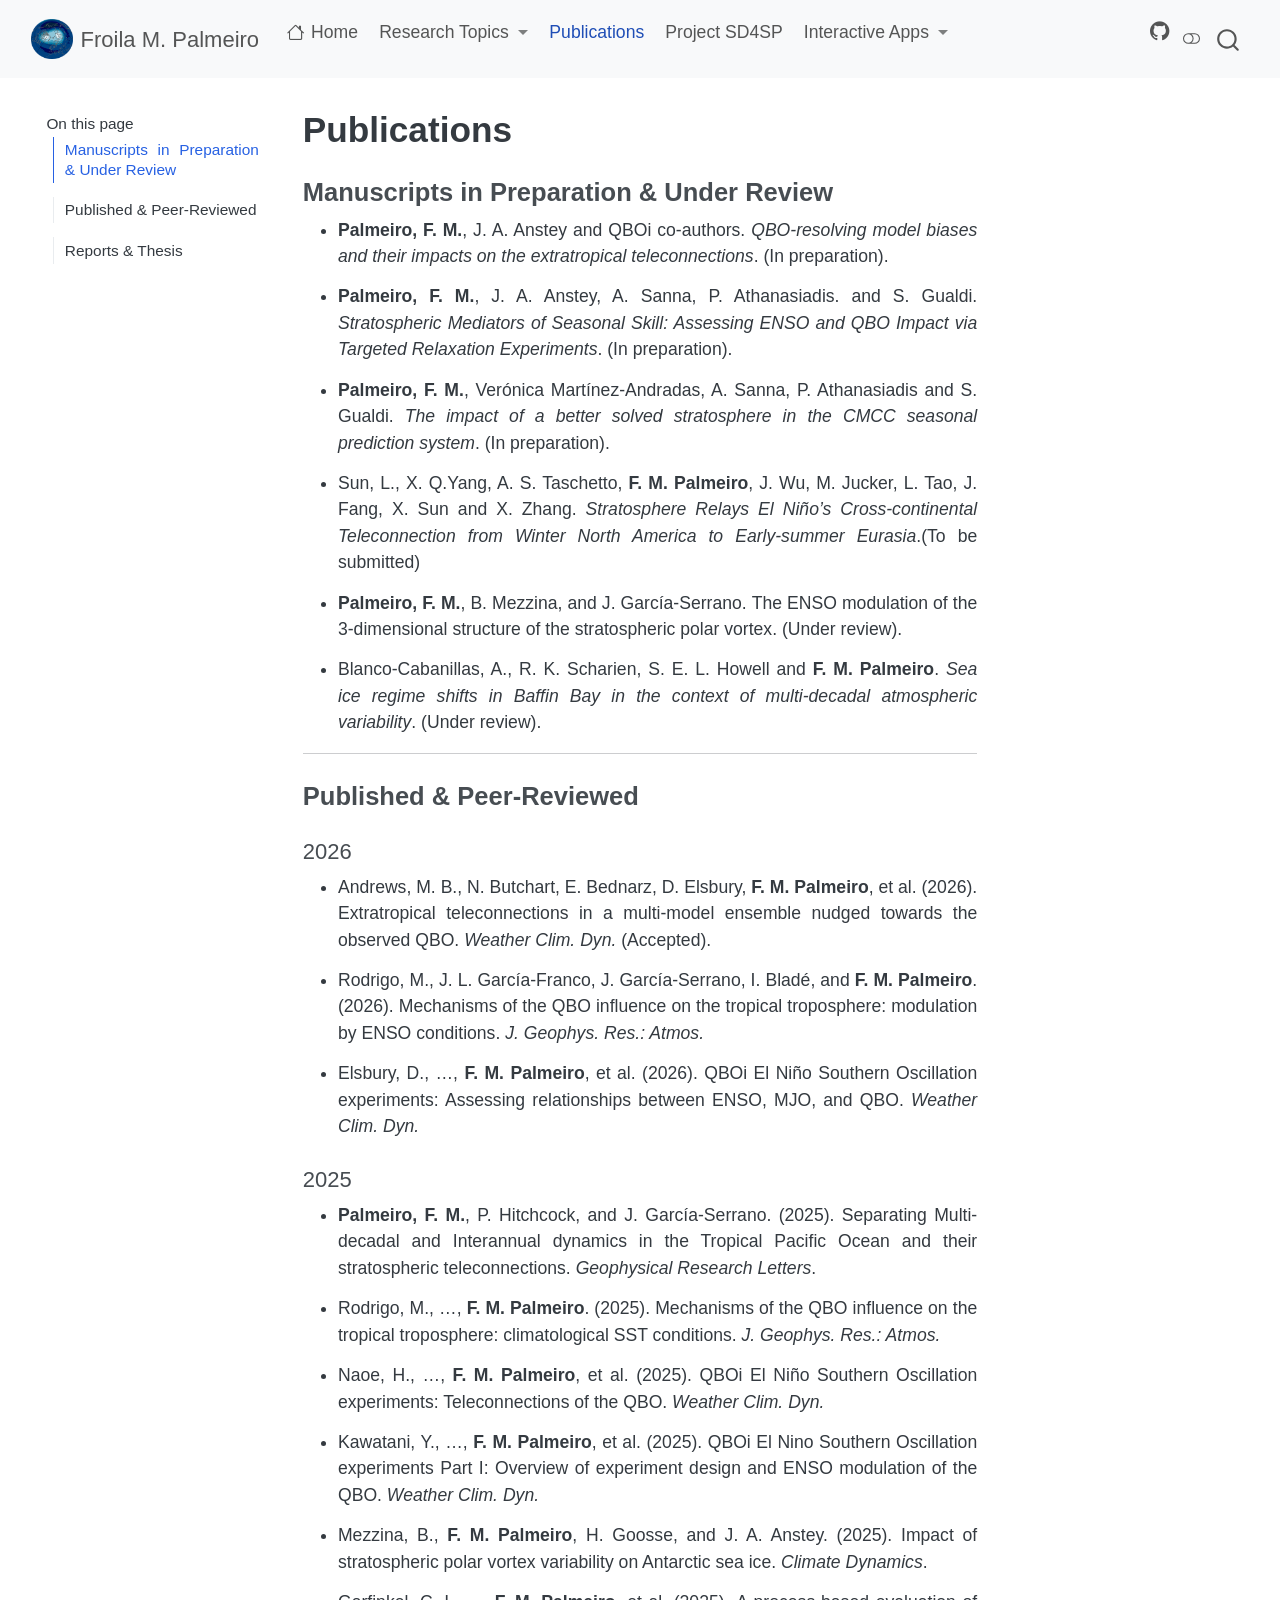
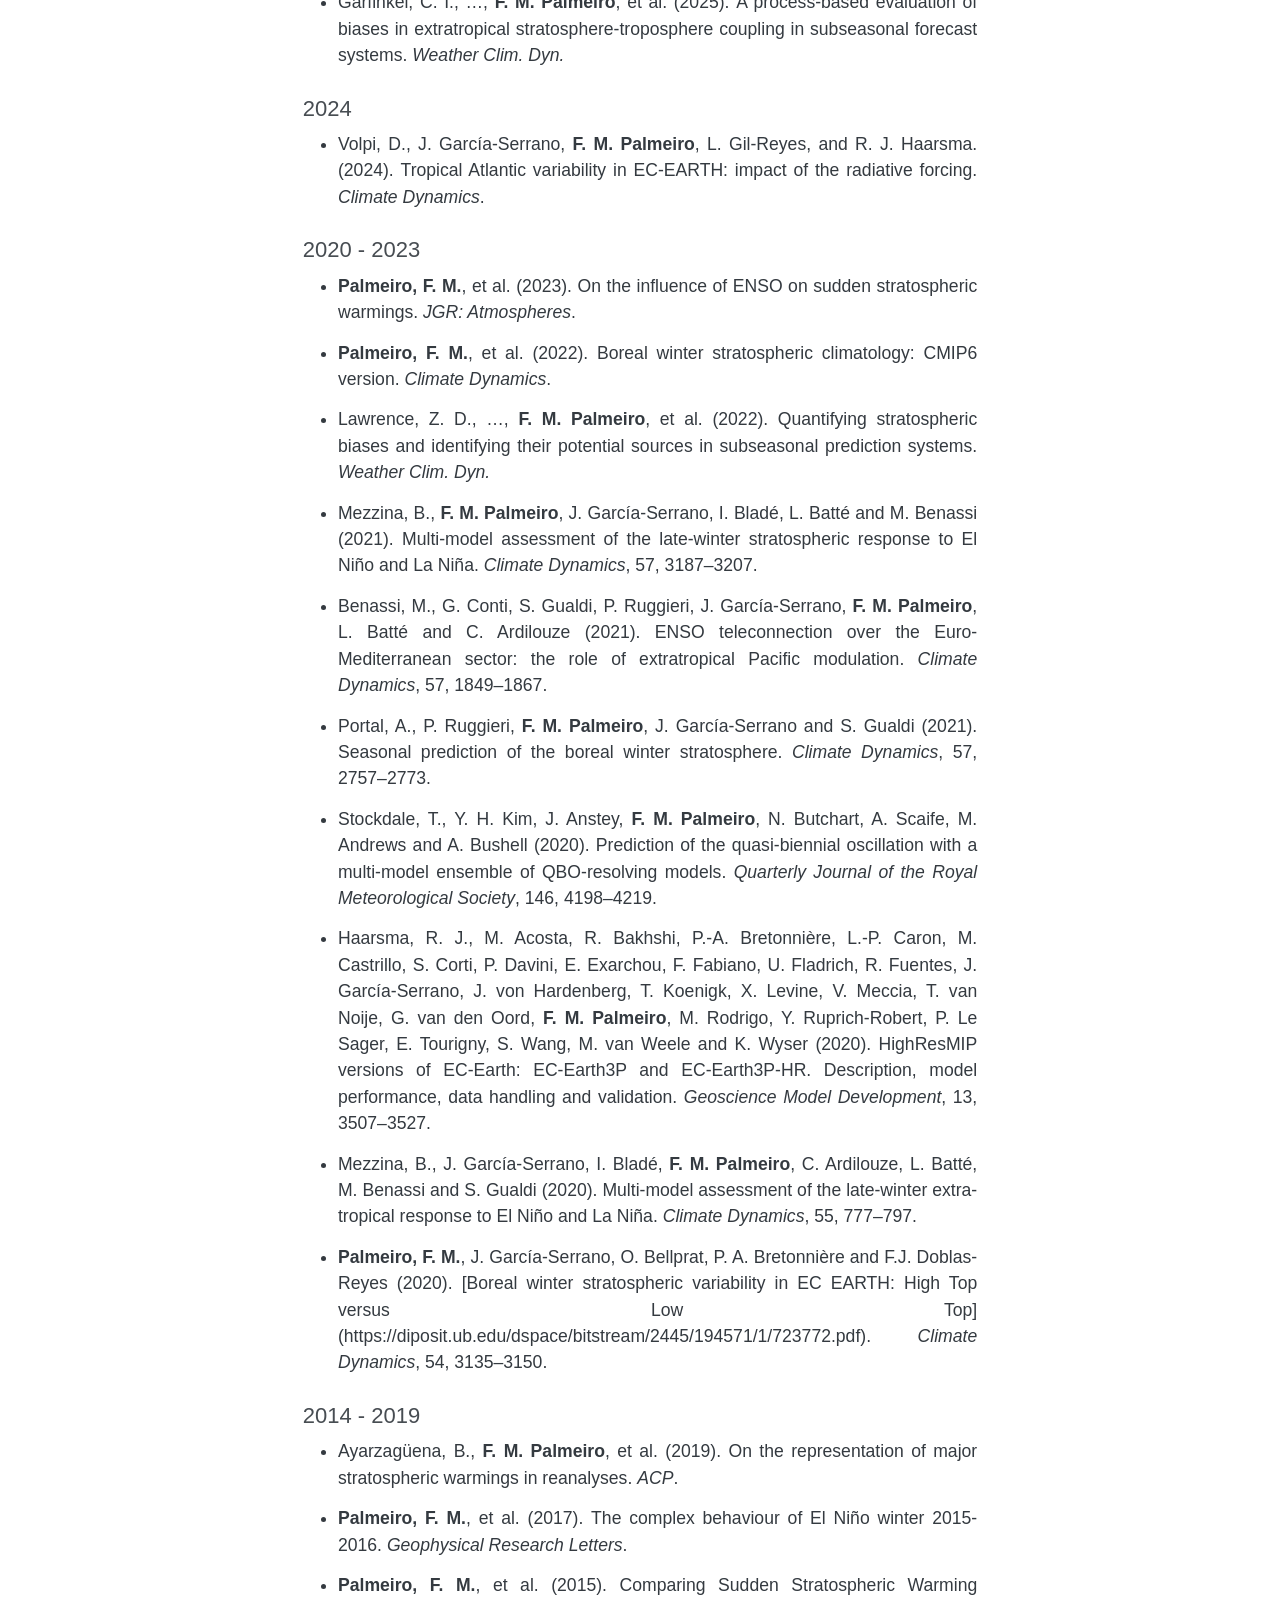
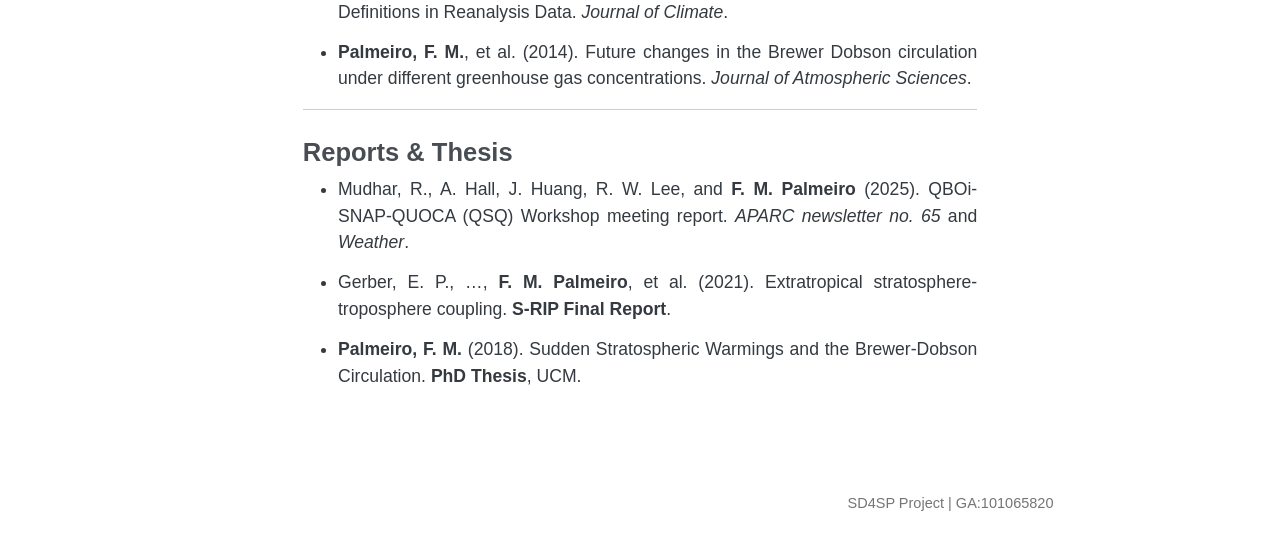
<file: publications.html>
<!DOCTYPE html>
<html xmlns="http://www.w3.org/1999/xhtml" lang="en" xml:lang="en"><head>

<meta charset="utf-8">
<meta name="generator" content="quarto-1.10.19">

<meta name="viewport" content="width=device-width, initial-scale=1.0, user-scalable=yes">


<title>Publications – Froila M. Palmeiro</title>
<style>
/* Default styles provided by pandoc.
** See https://pandoc.org/MANUAL.html#variables-for-html for config info.
*/
span.smallcaps{font-variant: small-caps;}
div.columns{display: flex; gap: 1.5em;}
div.column{flex: auto;}
@media screen {
div.columns{gap: min(4vw, 1.5em);}
div.column{overflow-x: auto;}
}
div.hanging-indent{margin-left: 1.5em; text-indent: -1.5em;}
ul.task-list{list-style: none;}
ul.task-list li input[type="checkbox"] {
  width: 0.8em;
  margin: 0 0.8em 0.2em -1em; /* quarto-specific, see https://github.com/quarto-dev/quarto-cli/issues/4556 */ 
  vertical-align: middle;
}
</style>


<script src="site_libs/quarto-nav/quarto-nav.js"></script>
<script src="site_libs/quarto-nav/headroom.min.js"></script>
<script src="site_libs/clipboard/clipboard.min.js"></script>
<script src="site_libs/quarto-search/autocomplete.umd.js"></script>
<script src="site_libs/quarto-search/fuse.min.js"></script>
<script src="site_libs/quarto-search/quarto-search.js"></script>
<meta name="quarto:offset" content="./">
<script src="site_libs/quarto-html/quarto.js" type="module"></script>
<script src="site_libs/quarto-html/tabsets/tabsets.js" type="module"></script>
<script src="site_libs/quarto-html/popper.min.js"></script>
<script src="site_libs/quarto-html/tippy.umd.min.js"></script>
<script src="site_libs/quarto-html/anchor.min.js"></script>
<link href="site_libs/quarto-html/tippy.css" rel="stylesheet">
<link href="site_libs/quarto-html/quarto-syntax-highlighting-bf27225e3a48a9273f3daa8f8e829971.css" rel="stylesheet" class="quarto-color-scheme" id="quarto-text-highlighting-styles">
<link href="site_libs/quarto-html/quarto-syntax-highlighting-dark-b626d73c4c936ccc3cb08be7d45d1df6.css" rel="stylesheet" class="quarto-color-scheme quarto-color-alternate" id="quarto-text-highlighting-styles">
<link href="site_libs/quarto-html/quarto-syntax-highlighting-bf27225e3a48a9273f3daa8f8e829971.css" rel="stylesheet" class="quarto-color-scheme-extra" id="quarto-text-highlighting-styles">
<script src="site_libs/bootstrap/bootstrap.min.js"></script>
<link href="site_libs/bootstrap/bootstrap-icons.css" rel="stylesheet">
<link href="site_libs/bootstrap/bootstrap-687d9e80cb1309ed8222e153348109c7.min.css" rel="stylesheet" append-hash="true" class="quarto-color-scheme" id="quarto-bootstrap" data-mode="light">
<link href="site_libs/bootstrap/bootstrap-dark-4dbe070cd8a55f1f7ac22ffd32b1b0ca.min.css" rel="stylesheet" append-hash="true" class="quarto-color-scheme quarto-color-alternate" id="quarto-bootstrap" data-mode="dark">
<link href="site_libs/bootstrap/bootstrap-687d9e80cb1309ed8222e153348109c7.min.css" rel="stylesheet" append-hash="true" class="quarto-color-scheme-extra" id="quarto-bootstrap" data-mode="light">
<script id="quarto-search-options" type="application/json">{
  "location": "navbar",
  "copy-button": false,
  "collapse-after": 3,
  "panel-placement": "end",
  "type": "overlay",
  "limit": 50,
  "keyboard-shortcut": [
    "f",
    "/",
    "s"
  ],
  "show-item-context": false,
  "language": {
    "search-no-results-text": "No results",
    "search-matching-documents-text": "matching documents",
    "search-copy-link-title": "Copy link to search",
    "search-hide-matches-text": "Hide additional matches",
    "search-more-match-text": "more match in this document",
    "search-more-matches-text": "more matches in this document",
    "search-clear-button-title": "Clear",
    "search-text-placeholder": "",
    "search-detached-cancel-button-title": "Cancel",
    "search-submit-button-title": "Submit",
    "search-label": "Search"
  }
}</script>
<style>html{ scroll-behavior: smooth; }</style>


<link rel="stylesheet" href="styles.css">
</head>

<body class="floating nav-fixed quarto-light"><script id="quarto-html-before-body" type="application/javascript">
    const toggleBodyColorMode = (bsSheetEl) => {
      const mode = bsSheetEl.getAttribute("data-mode");
      const bodyEl = window.document.querySelector("body");
      if (mode === "dark") {
        bodyEl.classList.add("quarto-dark");
        bodyEl.classList.remove("quarto-light");
      } else {
        bodyEl.classList.add("quarto-light");
        bodyEl.classList.remove("quarto-dark");
      }
    }
    const toggleBodyColorPrimary = () => {
      const bsSheetEl = window.document.querySelector("link#quarto-bootstrap:not([rel=disabled-stylesheet])");
      if (bsSheetEl) {
        toggleBodyColorMode(bsSheetEl);
      }
    }
    const setColorSchemeToggle = (alternate) => {
      const toggles = window.document.querySelectorAll('.quarto-color-scheme-toggle');
      for (let i=0; i < toggles.length; i++) {
        const toggle = toggles[i];
        if (toggle) {
          if (alternate) {
            toggle.classList.add("alternate");
          } else {
            toggle.classList.remove("alternate");
          }
        }
      }
    };
    const toggleColorMode = (alternate) => {
      // Switch the stylesheets
      const primaryStylesheets = window.document.querySelectorAll('link.quarto-color-scheme:not(.quarto-color-alternate)');
      const alternateStylesheets = window.document.querySelectorAll('link.quarto-color-scheme.quarto-color-alternate');
      manageTransitions('#quarto-margin-sidebar .nav-link', false);
      if (alternate) {
        // note: dark is layered on light, we don't disable primary!
        enableStylesheet(alternateStylesheets);
        for (const sheetNode of alternateStylesheets) {
          if (sheetNode.id === "quarto-bootstrap") {
            toggleBodyColorMode(sheetNode);
          }
        }
      } else {
        disableStylesheet(alternateStylesheets);
        enableStylesheet(primaryStylesheets)
        toggleBodyColorPrimary();
      }
      manageTransitions('#quarto-margin-sidebar .nav-link', true);
      // Switch the toggles
      setColorSchemeToggle(alternate)
      // Hack to workaround the fact that safari doesn't
      // properly recolor the scrollbar when toggling (#1455)
      if (navigator.userAgent.indexOf('Safari') > 0 && navigator.userAgent.indexOf('Chrome') == -1) {
        manageTransitions("body", false);
        window.scrollTo(0, 1);
        setTimeout(() => {
          window.scrollTo(0, 0);
          manageTransitions("body", true);
        }, 40);
      }
    }
    const disableStylesheet = (stylesheets) => {
      for (let i=0; i < stylesheets.length; i++) {
        const stylesheet = stylesheets[i];
        stylesheet.rel = 'disabled-stylesheet';
      }
    }
    const enableStylesheet = (stylesheets) => {
      for (let i=0; i < stylesheets.length; i++) {
        const stylesheet = stylesheets[i];
        if(stylesheet.rel !== 'stylesheet') { // for Chrome, which will still FOUC without this check
          stylesheet.rel = 'stylesheet';
        }
      }
    }
    const manageTransitions = (selector, allowTransitions) => {
      const els = window.document.querySelectorAll(selector);
      for (let i=0; i < els.length; i++) {
        const el = els[i];
        if (allowTransitions) {
          el.classList.remove('notransition');
        } else {
          el.classList.add('notransition');
        }
      }
    }
    const isFileUrl = () => {
      return window.location.protocol === 'file:';
    }
    const hasAlternateSentinel = () => {
      let styleSentinel = getColorSchemeSentinel();
      if (styleSentinel !== null) {
        return styleSentinel === "alternate";
      } else {
        return false;
      }
    }
    const setStyleSentinel = (alternate) => {
      const value = alternate ? "alternate" : "default";
      if (!isFileUrl()) {
        window.localStorage.setItem("quarto-color-scheme", value);
      } else {
        localAlternateSentinel = value;
      }
    }
    const getColorSchemeSentinel = () => {
      if (!isFileUrl()) {
        const storageValue = window.localStorage.getItem("quarto-color-scheme");
        return storageValue != null ? storageValue : localAlternateSentinel;
      } else {
        return localAlternateSentinel;
      }
    }
    const toggleGiscusIfUsed = (isAlternate, darkModeDefault) => {
      const baseTheme = document.querySelector('#giscus-base-theme')?.value ?? 'light';
      const alternateTheme = document.querySelector('#giscus-alt-theme')?.value ?? 'dark';
      let newTheme = '';
      if(authorPrefersDark) {
        newTheme = isAlternate ? baseTheme : alternateTheme;
      } else {
        newTheme = isAlternate ? alternateTheme : baseTheme;
      }
      const changeGiscusTheme = () => {
        // From: https://github.com/giscus/giscus/issues/336
        const sendMessage = (message) => {
          const iframe = document.querySelector('iframe.giscus-frame');
          if (!iframe) return;
          iframe.contentWindow.postMessage({ giscus: message }, 'https://giscus.app');
        }
        sendMessage({
          setConfig: {
            theme: newTheme
          }
        });
      }
      const isGiscussLoaded = window.document.querySelector('iframe.giscus-frame') !== null;
      if (isGiscussLoaded) {
        changeGiscusTheme();
      }
    };
    const authorPrefersDark = false;
    const darkModeDefault = authorPrefersDark;
      document.querySelector('link#quarto-text-highlighting-styles.quarto-color-scheme-extra').rel = 'disabled-stylesheet';
      document.querySelector('link#quarto-bootstrap.quarto-color-scheme-extra').rel = 'disabled-stylesheet';
    let localAlternateSentinel = darkModeDefault ? 'alternate' : 'default';
    // Dark / light mode switch
    window.quartoToggleColorScheme = () => {
      // Read the current dark / light value
      let toAlternate = !hasAlternateSentinel();
      toggleColorMode(toAlternate);
      setStyleSentinel(toAlternate);
      toggleGiscusIfUsed(toAlternate, darkModeDefault);
      window.dispatchEvent(new Event('resize'));
    };
    // Switch to dark mode if need be
    if (hasAlternateSentinel()) {
      toggleColorMode(true);
    } else {
      toggleColorMode(false);
    }
  </script>

<div id="quarto-search-results"></div>
  <header id="quarto-header" class="headroom fixed-top">
    <nav class="navbar navbar-expand-lg " data-bs-theme="dark">
      <div class="navbar-container container-fluid">
      <div class="navbar-brand-container mx-auto">
    <a href="./index.html" class="navbar-brand navbar-brand-logo">
    <img src="./ssw.png" alt="" class="navbar-logo light-content">
    <img src="./ssw.png" alt="" class="navbar-logo dark-content">
    </a>
    <a class="navbar-brand" href="./index.html">
    <span class="navbar-title">Froila M. Palmeiro</span>
    </a>
  </div>
            <div id="quarto-search" class="" title="Search"></div>
          <button class="navbar-toggler" type="button" data-bs-toggle="collapse" data-bs-target="#navbarCollapse" aria-controls="navbarCollapse" role="menu" aria-expanded="false" aria-label="Toggle navigation" onclick="if (window.quartoToggleHeadroom) { window.quartoToggleHeadroom(); }">
  <span class="navbar-toggler-icon"></span>
</button>
          <div class="collapse navbar-collapse" id="navbarCollapse">
            <ul class="navbar-nav navbar-nav-scroll me-auto">
  <li class="nav-item">
    <a class="nav-link" href="./index.html"> <i class="bi bi-house" role="img">
</i> 
<span class="menu-text">Home</span></a>
  </li>  
  <li class="nav-item dropdown ">
    <a class="nav-link dropdown-toggle" href="#" id="nav-menu-research-topics" role="link" data-bs-toggle="dropdown" aria-expanded="false">
 <span class="menu-text">Research Topics</span>
    </a>
    <ul class="dropdown-menu" aria-labelledby="nav-menu-research-topics">    
        <li>
    <a class="dropdown-item" href="./stratospheric_variability.html">
 <span class="dropdown-text">Stratospheric Variability</span></a>
  </li>  
        <li>
    <a class="dropdown-item" href="./nae.html">
 <span class="dropdown-text">NAE</span></a>
  </li>  
        <li>
    <a class="dropdown-item" href="./enso.html">
 <span class="dropdown-text">ENSO</span></a>
  </li>  
        <li>
    <a class="dropdown-item" href="./app.html">
 <span class="dropdown-text">QBO</span></a>
  </li>  
    </ul>
  </li>
  <li class="nav-item">
    <a class="nav-link active" href="./publications.html" aria-current="page"> 
<span class="menu-text">Publications</span></a>
  </li>  
  <li class="nav-item">
    <a class="nav-link" href="./sd4sp_project.html"> 
<span class="menu-text">Project SD4SP</span></a>
  </li>  
  <li class="nav-item dropdown ">
    <a class="nav-link dropdown-toggle" href="#" id="nav-menu-interactive-apps" role="link" data-bs-toggle="dropdown" aria-expanded="false">
 <span class="menu-text">Interactive Apps</span>
    </a>
    <ul class="dropdown-menu" aria-labelledby="nav-menu-interactive-apps">    
        <li>
    <a class="dropdown-item" href="./ssw_app.html">
 <span class="dropdown-text">Extreme Stratospheric Events (SSWs &amp; SPVs)</span></a>
  </li>  
        <li>
    <a class="dropdown-item" href="./app.html">
 <span class="dropdown-text">QBO app</span></a>
  </li>  
        <li>
    <a class="dropdown-item" href="./enso.html">
 <span class="dropdown-text">ENSO</span></a>
  </li>  
    </ul>
  </li>
</ul>
            <ul class="navbar-nav navbar-nav-scroll ms-auto">
  <li class="nav-item compact">
    <a class="nav-link" href="https://github.com/Froila-science"> <i class="bi bi-github" role="img">
</i> 
<span class="menu-text"></span></a>
  </li>  
</ul>
          </div> <!-- /navcollapse -->
            <div class="quarto-navbar-tools">
  <a href="" class="quarto-color-scheme-toggle quarto-navigation-tool  px-1" onclick="window.quartoToggleColorScheme(); return false;" title="Toggle dark mode"><i class="bi"></i></a>
</div>
      </div> <!-- /container-fluid -->
    </nav>
</header>
<!-- content -->
<div id="quarto-content" class="quarto-container page-columns page-rows-contents page-layout-article page-navbar">
<!-- sidebar -->
  <nav id="quarto-sidebar" class="sidebar collapse collapse-horizontal quarto-sidebar-collapse-item sidebar-navigation floating overflow-auto">
    <nav id="TOC" role="doc-toc" class="toc-active">
    <h2 id="toc-title">On this page</h2>
   
  <ul>
  <li><a href="#manuscripts-in-preparation-under-review" id="toc-manuscripts-in-preparation-under-review" class="nav-link active" data-scroll-target="#manuscripts-in-preparation-under-review">Manuscripts in Preparation &amp; Under Review</a></li>
  <li><a href="#published-peer-reviewed" id="toc-published-peer-reviewed" class="nav-link" data-scroll-target="#published-peer-reviewed">Published &amp; Peer-Reviewed</a></li>
  <li><a href="#reports-thesis" id="toc-reports-thesis" class="nav-link" data-scroll-target="#reports-thesis">Reports &amp; Thesis</a></li>
  </ul>
</nav>
</nav>
<div id="quarto-sidebar-glass" class="quarto-sidebar-collapse-item" data-bs-toggle="collapse" data-bs-target=".quarto-sidebar-collapse-item"></div>
<!-- margin-sidebar -->
    <div id="quarto-margin-sidebar" class="sidebar margin-sidebar zindex-bottom">
    </div>
<!-- main -->
<main class="content" id="quarto-document-content">


<header id="title-block-header" class="quarto-title-block default">
<div class="quarto-title">
<h1 class="title">Publications</h1>
</div>



<div class="quarto-title-meta">

    
  
    
  </div>
  


</header>


<section id="manuscripts-in-preparation-under-review" class="level3">
<h3 class="anchored" data-anchor-id="manuscripts-in-preparation-under-review">Manuscripts in Preparation &amp; Under Review</h3>
<ul>
<li><strong>Palmeiro, F. M.</strong>, J. A. Anstey and QBOi co-authors. <em>QBO-resolving model biases and their impacts on the extratropical teleconnections</em>. (In preparation).</li>
<li><strong>Palmeiro, F. M.</strong>, J. A. Anstey, A. Sanna, P. Athanasiadis. and S. Gualdi. <em>Stratospheric Mediators of Seasonal Skill: Assessing ENSO and QBO Impact via Targeted Relaxation Experiments</em>. (In preparation).</li>
<li><strong>Palmeiro, F. M.</strong>, Verónica Martínez-Andradas, A. Sanna, P. Athanasiadis and S. Gualdi. <em>The impact of a better solved stratosphere in the CMCC seasonal prediction system</em>. (In preparation).</li>
<li>Sun, L., X. Q.Yang, A. S. Taschetto, <strong>F. M. Palmeiro</strong>, J. Wu, M. Jucker, L. Tao, J. Fang, X. Sun and X. Zhang. <em>Stratosphere Relays El Niño’s Cross-continental Teleconnection from Winter North America to Early-summer Eurasia</em>.(To be submitted)</li>
<li><strong>Palmeiro, F. M.</strong>, B. Mezzina, and J. García-Serrano. <a href="https://www.researchsquare.com/article/rs-11307442/v1">The ENSO modulation of the 3-dimensional structure of the stratospheric polar vortex</a>. (Under review).</li>
<li>Blanco-Cabanillas, A., R. K. Scharien, S. E. L. Howell and <strong>F. M. Palmeiro</strong>. <em>Sea ice regime shifts in Baffin Bay in the context of multi-decadal atmospheric variability</em>. (Under review).</li>
</ul>
<hr>
</section>
<section id="published-peer-reviewed" class="level3">
<h3 class="anchored" data-anchor-id="published-peer-reviewed">Published &amp; Peer-Reviewed</h3>
<section id="section" class="level4">
<h4 class="anchored" data-anchor-id="section">2026</h4>
<ul>
<li>Andrews, M. B., N. Butchart, E. Bednarz, D. Elsbury, <strong>F. M. Palmeiro</strong>, et al.&nbsp;(2026). <a href="https://egusphere.copernicus.org/preprints/2026/egusphere-2026-737/">Extratropical teleconnections in a multi-model ensemble nudged towards the observed QBO</a>. <em>Weather Clim. Dyn.</em> (Accepted).</li>
<li>Rodrigo, M., J. L. García-Franco, J. García-Serrano, I. Bladé, and <strong>F. M. Palmeiro</strong>. (2026). <a href="https://agupubs.onlinelibrary.wiley.com/doi/10.1029/2026JD046471">Mechanisms of the QBO influence on the tropical troposphere: modulation by ENSO conditions</a>. <em>J. Geophys. Res.: Atmos.</em></li>
<li>Elsbury, D., …, <strong>F. M. Palmeiro</strong>, et al.&nbsp;(2026). <a href="https://doi.org/10.5194/wcd-2024-34">QBOi El Niño Southern Oscillation experiments: Assessing relationships between ENSO, MJO, and QBO</a>. <em>Weather Clim. Dyn.</em></li>
</ul>
</section>
<section id="section-1" class="level4">
<h4 class="anchored" data-anchor-id="section-1">2025</h4>
<ul>
<li><strong>Palmeiro, F. M.</strong>, P. Hitchcock, and J. García-Serrano. (2025). <a href="https://doi.org/10.1029/2025GL116639">Separating Multi-decadal and Interannual dynamics in the Tropical Pacific Ocean and their stratospheric teleconnections</a>. <em>Geophysical Research Letters</em>.</li>
<li>Rodrigo, M., …, <strong>F. M. Palmeiro</strong>. (2025). <a href="https://agupubs.onlinelibrary.wiley.com/doi/10.1029/2025JD044183">Mechanisms of the QBO influence on the tropical troposphere: climatological SST conditions</a>. <em>J. Geophys. Res.: Atmos.</em></li>
<li>Naoe, H., …, <strong>F. M. Palmeiro</strong>, et al.&nbsp;(2025). <a href="https://doi.org/10.5194/wcd-6-1419-2025">QBOi El Niño Southern Oscillation experiments: Teleconnections of the QBO</a>. <em>Weather Clim. Dyn.</em></li>
<li>Kawatani, Y., …, <strong>F. M. Palmeiro</strong>, et al.&nbsp;(2025). <a href="https://doi.org/10.5194/wcd-6-1045-2025">QBOi El Nino Southern Oscillation experiments Part I: Overview of experiment design and ENSO modulation of the QBO</a>. <em>Weather Clim. Dyn.</em></li>
<li>Mezzina, B., <strong>F. M. Palmeiro</strong>, H. Goosse, and J. A. Anstey. (2025). <a href="https://doi.org/10.1007/s00382-024-07548-w">Impact of stratospheric polar vortex variability on Antarctic sea ice</a>. <em>Climate Dynamics</em>.</li>
<li>Garfinkel, C. I., …, <strong>F. M. Palmeiro</strong>, et al.&nbsp;(2025). <a href="https://doi.org/10.5194/wcd-6-171-2025">A process-based evaluation of biases in extratropical stratosphere-troposphere coupling in subseasonal forecast systems</a>. <em>Weather Clim. Dyn.</em></li>
</ul>
</section>
<section id="section-2" class="level4">
<h4 class="anchored" data-anchor-id="section-2">2024</h4>
<ul>
<li>Volpi, D., J. García-Serrano, <strong>F. M. Palmeiro</strong>, L. Gil-Reyes, and R. J. Haarsma. (2024). <a href="https://doi.org/10.1007/s00382-024-07312-0">Tropical Atlantic variability in EC-EARTH: impact of the radiative forcing</a>. <em>Climate Dynamics</em>.</li>
</ul>
</section>
<section id="section-3" class="level4">
<h4 class="anchored" data-anchor-id="section-3">2020 - 2023</h4>
<ul>
<li><strong>Palmeiro, F. M.</strong>, et al.&nbsp;(2023). <a href="https://doi.org/10.1029/2022JD037607">On the influence of ENSO on sudden stratospheric warmings</a>. <em>JGR: Atmospheres</em>.</li>
<li><strong>Palmeiro, F. M.</strong>, et al.&nbsp;(2022). <a href="https://doi.org/10.1007/s00382-022-06368-0">Boreal winter stratospheric climatology: CMIP6 version</a>. <em>Climate Dynamics</em>.</li>
<li>Lawrence, Z. D., …, <strong>F. M. Palmeiro</strong>, et al.&nbsp;(2022). <a href="https://doi.org/10.5194/wcd-3-977-2022">Quantifying stratospheric biases and identifying their potential sources in subseasonal prediction systems</a>. <em>Weather Clim. Dyn.</em></li>
<li>Mezzina, B., <strong>F. M. Palmeiro</strong>, J. García-Serrano, I. Bladé, L. Batté and M. Benassi (2021). <a href="https://doi.org/10.1007/s00382-021-05910-y">Multi-model assessment of the late-winter stratospheric response to El Niño and La Niña</a>. <em>Climate Dynamics</em>, 57, 3187–3207.</li>
<li>Benassi, M., G. Conti, S. Gualdi, P. Ruggieri, J. García-Serrano, <strong>F. M. Palmeiro</strong>, L. Batté and C. Ardilouze (2021). <a href="https://doi.org/10.1007/s00382-021-05802-1">ENSO teleconnection over the Euro-Mediterranean sector: the role of extratropical Pacific modulation</a>. <em>Climate Dynamics</em>, 57, 1849–1867.</li>
<li>Portal, A., P. Ruggieri, <strong>F. M. Palmeiro</strong>, J. García-Serrano and S. Gualdi (2021). <a href="https://doi.org/10.1007/s00382-021-05858-f">Seasonal prediction of the boreal winter stratosphere</a>. <em>Climate Dynamics</em>, 57, 2757–2773.</li>
<li>Stockdale, T., Y. H. Kim, J. Anstey, <strong>F. M. Palmeiro</strong>, N. Butchart, A. Scaife, M. Andrews and A. Bushell (2020). <a href="https://doi.org/10.1002/qj.3919">Prediction of the quasi-biennial oscillation with a multi-model ensemble of QBO-resolving models</a>. <em>Quarterly Journal of the Royal Meteorological Society</em>, 146, 4198–4219.</li>
<li>Haarsma, R. J., M. Acosta, R. Bakhshi, P.-A. Bretonnière, L.-P. Caron, M. Castrillo, S. Corti, P. Davini, E. Exarchou, F. Fabiano, U. Fladrich, R. Fuentes, J. García-Serrano, J. von Hardenberg, T. Koenigk, X. Levine, V. Meccia, T. van Noije, G. van den Oord, <strong>F. M. Palmeiro</strong>, M. Rodrigo, Y. Ruprich-Robert, P. Le Sager, E. Tourigny, S. Wang, M. van Weele and K. Wyser (2020). <a href="https://doi.org/10.5194/gmd-13-3507-2020">HighResMIP versions of EC-Earth: EC-Earth3P and EC-Earth3P-HR. Description, model performance, data handling and validation</a>. <em>Geoscience Model Development</em>, 13, 3507–3527.</li>
<li>Mezzina, B., J. García-Serrano, I. Bladé, <strong>F. M. Palmeiro</strong>, C. Ardilouze, L. Batté, M. Benassi and S. Gualdi (2020). <a href="https://doi.org/10.1007/s00382-020-05258-x">Multi-model assessment of the late-winter extra-tropical response to El Niño and La Niña</a>. <em>Climate Dynamics</em>, 55, 777–797.</li>
<li><strong>Palmeiro, F. M.</strong>, J. García-Serrano, O. Bellprat, P. A. Bretonnière and F.J. Doblas-Reyes (2020). [Boreal winter stratospheric variability in EC EARTH: High Top versus Low Top] (https://diposit.ub.edu/dspace/bitstream/2445/194571/1/723772.pdf). <em>Climate Dynamics</em>, 54, 3135–3150.</li>
</ul>
</section>
<section id="section-4" class="level4">
<h4 class="anchored" data-anchor-id="section-4">2014 - 2019</h4>
<ul>
<li>Ayarzagüena, B., <strong>F. M. Palmeiro</strong>, et al.&nbsp;(2019). <a href="https://doi.org/10.5194/acp-19-9469-2019">On the representation of major stratospheric warmings in reanalyses</a>. <em>ACP</em>.</li>
<li><strong>Palmeiro, F. M.</strong>, et al.&nbsp;(2017). <a href="https://doi.org/10.1002/2017GL072920">The complex behaviour of El Niño winter 2015-2016</a>. <em>Geophysical Research Letters</em>.</li>
<li><strong>Palmeiro, F. M.</strong>, et al.&nbsp;(2015). <a href="https://doi.org/10.1175/JCLI-D-15-0004.1">Comparing Sudden Stratospheric Warming Definitions in Reanalysis Data</a>. <em>Journal of Climate</em>.</li>
<li><strong>Palmeiro, F. M.</strong>, et al.&nbsp;(2014). <a href="https://doi.org/10.1175/JAS-D-13-0289.1">Future changes in the Brewer Dobson circulation under different greenhouse gas concentrations</a>. <em>Journal of Atmospheric Sciences</em>.</li>
</ul>
<hr>
</section>
</section>
<section id="reports-thesis" class="level3">
<h3 class="anchored" data-anchor-id="reports-thesis">Reports &amp; Thesis</h3>
<ul>
<li>Mudhar, R., A. Hall, J. Huang, R. W. Lee, and <strong>F. M. Palmeiro</strong> (2025). <a href="https://rmets.onlinelibrary.wiley.com/doi/10.1002/wea.7788">QBOi-SNAP-QUOCA (QSQ) Workshop meeting report</a>. <em>APARC newsletter no. 65</em> and <em>Weather</em>.</li>
<li>Gerber, E. P., …, <strong>F. M. Palmeiro</strong>, et al.&nbsp;(2021). <a href="https://doi.org/10.3929/ethz-a-010782163">Extratropical stratosphere-troposphere coupling</a>. <strong>S-RIP Final Report</strong>.</li>
<li><strong>Palmeiro, F. M.</strong> (2018). <a href="https://eprints.ucm.es/id/eprint/48270/">Sudden Stratospheric Warmings and the Brewer-Dobson Circulation</a>. <strong>PhD Thesis</strong>, UCM.</li>
</ul>
<style>
  p { text-align: justify; }
  ul { text-align: justify; } /* Justifica también las listas */
  a { 
    text-decoration: none; 
    color: inherit; 
    font-weight: 450;
  }
  a:hover { 
    text-decoration: underline; 
    color: #0056b3; 
  }
</style>


</section>

</main> <!-- /main -->
<script id="quarto-html-after-body" type="application/javascript">
  window.document.addEventListener("DOMContentLoaded", function (event) {
    // Ensure there is a toggle, if there isn't float one in the top right
    if (window.document.querySelector('.quarto-color-scheme-toggle') === null) {
      const a = window.document.createElement('a');
      a.classList.add('top-right');
      a.classList.add('quarto-color-scheme-toggle');
      a.href = "";
      a.onclick = function() { try { window.quartoToggleColorScheme(); } catch {} return false; };
      const i = window.document.createElement("i");
      i.classList.add('bi');
      a.appendChild(i);
      window.document.body.appendChild(a);
    }
    setColorSchemeToggle(hasAlternateSentinel())
    const icon = "";
    const anchorJS = new window.AnchorJS();
    anchorJS.options = {
      placement: 'right',
      icon: icon
    };
    anchorJS.add('.anchored');
    const isCodeAnnotation = (el) => {
      for (const clz of el.classList) {
        if (clz.startsWith('code-annotation-')) {                     
          return true;
        }
      }
      return false;
    }
    const onCopySuccess = function(e) {
      // button target
      const button = e.trigger;
      // don't keep focus
      button.blur();
      // flash "checked"
      button.classList.add('code-copy-button-checked');
      var currentTitle = button.getAttribute("title");
      button.setAttribute("title", "Copied!");
      let tooltip;
      if (window.bootstrap) {
        button.setAttribute("data-bs-toggle", "tooltip");
        button.setAttribute("data-bs-placement", "left");
        button.setAttribute("data-bs-title", "Copied!");
        tooltip = new bootstrap.Tooltip(button, 
          { trigger: "manual", 
            customClass: "code-copy-button-tooltip",
            offset: [0, -8]});
        tooltip.show();    
      }
      setTimeout(function() {
        if (tooltip) {
          tooltip.hide();
          button.removeAttribute("data-bs-title");
          button.removeAttribute("data-bs-toggle");
          button.removeAttribute("data-bs-placement");
        }
        button.setAttribute("title", currentTitle);
        button.classList.remove('code-copy-button-checked');
      }, 1000);
      // clear code selection
      e.clearSelection();
    }
    const getTextToCopy = function(trigger) {
      const outerScaffold = trigger.parentElement.cloneNode(true);
      const codeEl = outerScaffold.querySelector('code');
      for (const childEl of codeEl.children) {
        if (isCodeAnnotation(childEl)) {
          childEl.remove();
        }
      }
      return codeEl.innerText;
    }
    const clipboard = new window.ClipboardJS('.code-copy-button:not([data-in-quarto-modal])', {
      text: getTextToCopy
    });
    clipboard.on('success', onCopySuccess);
    if (window.document.getElementById('quarto-embedded-source-code-modal')) {
      const clipboardModal = new window.ClipboardJS('.code-copy-button[data-in-quarto-modal]', {
        text: getTextToCopy,
        container: window.document.getElementById('quarto-embedded-source-code-modal')
      });
      clipboardModal.on('success', onCopySuccess);
    }
      var localhostRegex = new RegExp(/^(?:http|https):\/\/localhost\:?[0-9]*\//);
      var mailtoRegex = new RegExp(/^mailto:/);
        var filterRegex = new RegExp("https:\/\/Froila-science\.github\.io\/");
      var isInternal = (href) => {
          return filterRegex.test(href) || localhostRegex.test(href) || mailtoRegex.test(href);
      }
      // Inspect non-navigation links and adorn them if external
     var links = window.document.querySelectorAll('a[href]:not(.nav-link):not(.navbar-brand):not(.toc-action):not(.sidebar-link):not(.sidebar-item-toggle):not(.pagination-link):not(.no-external):not([aria-hidden]):not(.dropdown-item):not(.quarto-navigation-tool):not(.about-link)');
      for (var i=0; i<links.length; i++) {
        const link = links[i];
        if (!isInternal(link.href)) {
          // undo the damage that might have been done by quarto-nav.js in the case of
          // links that we want to consider external
          if (link.dataset.originalHref !== undefined) {
            link.href = link.dataset.originalHref;
          }
        }
      }
    function tippyHover(el, contentFn, onTriggerFn, onUntriggerFn) {
      const config = {
        allowHTML: true,
        maxWidth: 500,
        delay: 100,
        arrow: false,
        appendTo: function(el) {
            return el.parentElement;
        },
        interactive: true,
        interactiveBorder: 10,
        theme: 'quarto',
        placement: 'bottom-start',
      };
      if (contentFn) {
        config.content = contentFn;
      }
      if (onTriggerFn) {
        config.onTrigger = onTriggerFn;
      }
      if (onUntriggerFn) {
        config.onUntrigger = onUntriggerFn;
      }
      window.tippy(el, config); 
    }
    const noterefs = window.document.querySelectorAll('a[role="doc-noteref"]');
    for (var i=0; i<noterefs.length; i++) {
      const ref = noterefs[i];
      tippyHover(ref, function() {
        // use id or data attribute instead here
        let href = ref.getAttribute('data-footnote-href') || ref.getAttribute('href');
        try { href = new URL(href).hash; } catch {}
        const id = href.replace(/^#\/?/, "");
        const note = window.document.getElementById(id);
        if (note) {
          return note.innerHTML;
        } else {
          return "";
        }
      });
    }
    const xrefs = window.document.querySelectorAll('a.quarto-xref');
    const processXRef = (id, note) => {
      // Strip column container classes
      const stripColumnClz = (el) => {
        el.classList.remove("page-full", "page-columns");
        if (el.children) {
          for (const child of el.children) {
            stripColumnClz(child);
          }
        }
      }
      stripColumnClz(note)
      if (id === null || id.startsWith('sec-')) {
        // Special case sections, only their first couple elements
        const container = document.createElement("div");
        if (note.children && note.children.length > 2) {
          container.appendChild(note.children[0].cloneNode(true));
          for (let i = 1; i < note.children.length; i++) {
            const child = note.children[i];
            if (child.tagName === "P" && child.innerText === "") {
              continue;
            } else {
              container.appendChild(child.cloneNode(true));
              break;
            }
          }
          if (window.Quarto?.typesetMath) {
            window.Quarto.typesetMath(container);
          }
          return container.innerHTML
        } else {
          if (window.Quarto?.typesetMath) {
            window.Quarto.typesetMath(note);
          }
          return note.innerHTML;
        }
      } else {
        // Remove any anchor links if they are present
        const anchorLink = note.querySelector('a.anchorjs-link');
        if (anchorLink) {
          anchorLink.remove();
        }
        if (window.Quarto?.typesetMath) {
          window.Quarto.typesetMath(note);
        }
        if (note.classList.contains("callout")) {
          return note.outerHTML;
        } else {
          return note.innerHTML;
        }
      }
    }
    for (var i=0; i<xrefs.length; i++) {
      const xref = xrefs[i];
      tippyHover(xref, undefined, function(instance) {
        instance.disable();
        let url = xref.getAttribute('href');
        let hash = undefined; 
        if (url.startsWith('#')) {
          hash = url;
        } else {
          try { hash = new URL(url).hash; } catch {}
        }
        if (hash) {
          const id = hash.replace(/^#\/?/, "");
          const note = window.document.getElementById(id);
          if (note !== null) {
            try {
              const html = processXRef(id, note.cloneNode(true));
              instance.setContent(html);
            } finally {
              instance.enable();
              instance.show();
            }
          } else {
            // See if we can fetch this
            fetch(url.split('#')[0])
            .then(res => res.text())
            .then(html => {
              const parser = new DOMParser();
              const htmlDoc = parser.parseFromString(html, "text/html");
              const note = htmlDoc.getElementById(id);
              if (note !== null) {
                const html = processXRef(id, note);
                instance.setContent(html);
              } 
            }).finally(() => {
              instance.enable();
              instance.show();
            });
          }
        } else {
          // See if we can fetch a full url (with no hash to target)
          // This is a special case and we should probably do some content thinning / targeting
          fetch(url)
          .then(res => res.text())
          .then(html => {
            const parser = new DOMParser();
            const htmlDoc = parser.parseFromString(html, "text/html");
            const note = htmlDoc.querySelector('main.content');
            if (note !== null) {
              // This should only happen for chapter cross references
              // (since there is no id in the URL)
              // remove the first header
              if (note.children.length > 0 && note.children[0].tagName === "HEADER") {
                note.children[0].remove();
              }
              const html = processXRef(null, note);
              instance.setContent(html);
            } 
          }).finally(() => {
            instance.enable();
            instance.show();
          });
        }
      }, function(instance) {
      });
    }
        let selectedAnnoteEl;
        const selectorForAnnotation = ( cell, annotation) => {
          let cellAttr = 'data-code-cell="' + cell + '"';
          let lineAttr = 'data-code-annotation="' +  annotation + '"';
          const selector = 'span[' + cellAttr + '][' + lineAttr + ']';
          return selector;
        }
        const selectCodeLines = (annoteEl) => {
          const doc = window.document;
          const targetCell = annoteEl.getAttribute("data-target-cell");
          const targetAnnotation = annoteEl.getAttribute("data-target-annotation");
          const annoteSpan = window.document.querySelector(selectorForAnnotation(targetCell, targetAnnotation));
          const lines = annoteSpan.getAttribute("data-code-lines").split(",");
          const lineIds = lines.map((line) => {
            return targetCell + "-" + line;
          })
          let top = null;
          let height = null;
          let parent = null;
          if (lineIds.length > 0) {
              //compute the position of the single el (top and bottom and make a div)
              const el = window.document.getElementById(lineIds[0]);
              top = el.offsetTop;
              height = el.offsetHeight;
              parent = el.parentElement.parentElement;
            if (lineIds.length > 1) {
              const lastEl = window.document.getElementById(lineIds[lineIds.length - 1]);
              const bottom = lastEl.offsetTop + lastEl.offsetHeight;
              height = bottom - top;
            }
            if (top !== null && height !== null && parent !== null) {
              // cook up a div (if necessary) and position it 
              let div = window.document.getElementById("code-annotation-line-highlight");
              if (div === null) {
                div = window.document.createElement("div");
                div.setAttribute("id", "code-annotation-line-highlight");
                div.style.position = 'absolute';
                parent.appendChild(div);
              }
              div.style.top = top - 2 + "px";
              div.style.height = height + 4 + "px";
              div.style.left = 0;
              let gutterDiv = window.document.getElementById("code-annotation-line-highlight-gutter");
              if (gutterDiv === null) {
                gutterDiv = window.document.createElement("div");
                gutterDiv.setAttribute("id", "code-annotation-line-highlight-gutter");
                gutterDiv.style.position = 'absolute';
                const codeCell = window.document.getElementById(targetCell);
                const gutter = codeCell.querySelector('.code-annotation-gutter');
                gutter.appendChild(gutterDiv);
              }
              gutterDiv.style.top = top - 2 + "px";
              gutterDiv.style.height = height + 4 + "px";
            }
            selectedAnnoteEl = annoteEl;
          }
        };
        const unselectCodeLines = () => {
          const elementsIds = ["code-annotation-line-highlight", "code-annotation-line-highlight-gutter"];
          elementsIds.forEach((elId) => {
            const div = window.document.getElementById(elId);
            if (div) {
              div.remove();
            }
          });
          selectedAnnoteEl = undefined;
        };
          // Handle positioning of the toggle
      window.addEventListener(
        "resize",
        throttle(() => {
          elRect = undefined;
          if (selectedAnnoteEl) {
            selectCodeLines(selectedAnnoteEl);
          }
        }, 10)
      );
      function throttle(fn, ms) {
      let throttle = false;
      let timer;
        return (...args) => {
          if(!throttle) { // first call gets through
              fn.apply(this, args);
              throttle = true;
          } else { // all the others get throttled
              if(timer) clearTimeout(timer); // cancel #2
              timer = setTimeout(() => {
                fn.apply(this, args);
                timer = throttle = false;
              }, ms);
          }
        };
      }
        // Attach click handler to the DT
        const annoteDls = window.document.querySelectorAll('dt[data-target-cell]');
        for (const annoteDlNode of annoteDls) {
          annoteDlNode.addEventListener('click', (event) => {
            const clickedEl = event.target;
            if (clickedEl !== selectedAnnoteEl) {
              unselectCodeLines();
              const activeEl = window.document.querySelector('dt[data-target-cell].code-annotation-active');
              if (activeEl) {
                activeEl.classList.remove('code-annotation-active');
              }
              selectCodeLines(clickedEl);
              clickedEl.classList.add('code-annotation-active');
            } else {
              // Unselect the line
              unselectCodeLines();
              clickedEl.classList.remove('code-annotation-active');
            }
          });
        }
    const findCites = (el) => {
      const parentEl = el.parentElement;
      if (parentEl) {
        const cites = parentEl.dataset.cites;
        if (cites) {
          return {
            el,
            cites: cites.split(' ')
          };
        } else {
          return findCites(el.parentElement)
        }
      } else {
        return undefined;
      }
    };
    var bibliorefs = window.document.querySelectorAll('a[role="doc-biblioref"]');
    for (var i=0; i<bibliorefs.length; i++) {
      const ref = bibliorefs[i];
      const citeInfo = findCites(ref);
      if (citeInfo) {
        tippyHover(citeInfo.el, function() {
          var popup = window.document.createElement('div');
          citeInfo.cites.forEach(function(cite) {
            var citeDiv = window.document.createElement('div');
            citeDiv.classList.add('hanging-indent');
            citeDiv.classList.add('csl-entry');
            var biblioDiv = window.document.getElementById('ref-' + cite);
            if (biblioDiv) {
              citeDiv.innerHTML = biblioDiv.innerHTML;
            }
            popup.appendChild(citeDiv);
          });
          return popup.innerHTML;
        });
      }
    }
  });
  </script>
</div> <!-- /content -->
<footer class="footer">
  <div class="nav-footer">
    <div class="nav-footer-left">
<div id="google_translate_element">

</div>
<script type="text/javascript">
  function googleTranslateElementInit() {
    new google.translate.TranslateElement({
      pageLanguage: 'en', 
      includedLanguages: 'es,en,it,ca', 
      layout: google.translate.TranslateElement.InlineLayout.SIMPLE
    }, 'google_translate_element');
  }
</script>
<script type="text/javascript" src="//translate.google.com/translate_a/element.js?cb=googleTranslateElementInit"></script>
</div>   
    <div class="nav-footer-center">
      &nbsp;
    </div>
    <div class="nav-footer-right">
<p>SD4SP Project | GA:101065820</p>
</div>
  </div>
</footer>




<script src="site_libs/quarto-html/zenscroll-min.js"></script>
</body></html>
</file>
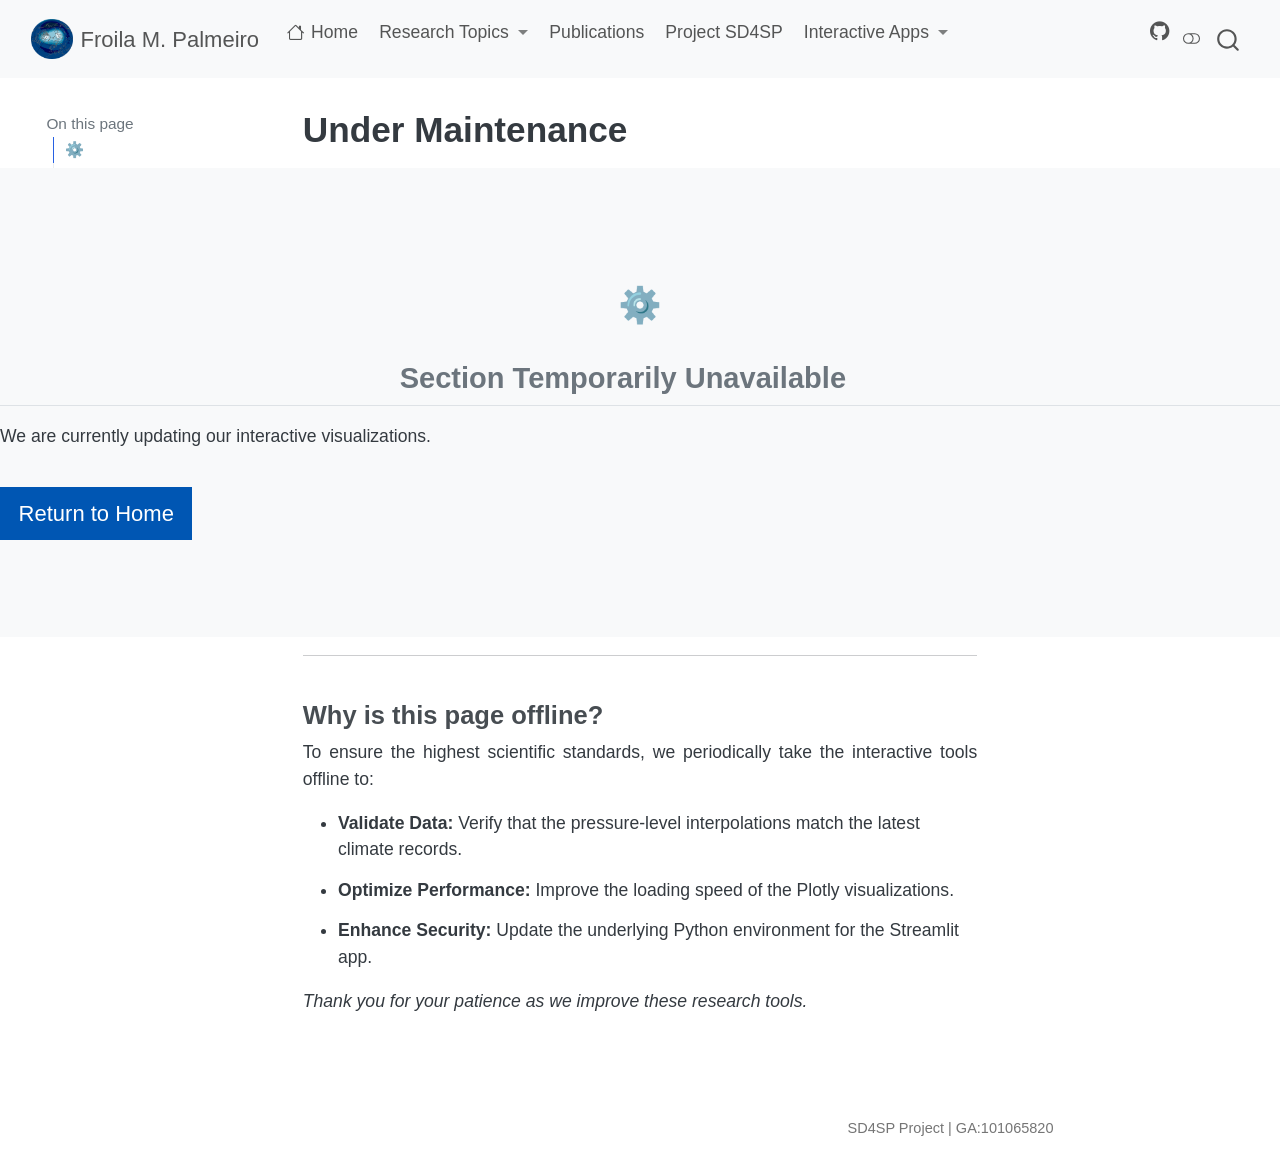
<file: research.html>
<!DOCTYPE html>
<html xmlns="http://www.w3.org/1999/xhtml" lang="en" xml:lang="en"><head>

<meta charset="utf-8">
<meta name="generator" content="quarto-1.10.19">

<meta name="viewport" content="width=device-width, initial-scale=1.0, user-scalable=yes">


<title>Under Maintenance – Froila M. Palmeiro</title>
<style>
/* Default styles provided by pandoc.
** See https://pandoc.org/MANUAL.html#variables-for-html for config info.
*/
span.smallcaps{font-variant: small-caps;}
div.columns{display: flex; gap: 1.5em;}
div.column{flex: auto;}
@media screen {
div.columns{gap: min(4vw, 1.5em);}
div.column{overflow-x: auto;}
}
div.hanging-indent{margin-left: 1.5em; text-indent: -1.5em;}
ul.task-list{list-style: none;}
ul.task-list li input[type="checkbox"] {
  width: 0.8em;
  margin: 0 0.8em 0.2em -1em; /* quarto-specific, see https://github.com/quarto-dev/quarto-cli/issues/4556 */ 
  vertical-align: middle;
}
</style>


<script src="site_libs/quarto-nav/quarto-nav.js"></script>
<script src="site_libs/quarto-nav/headroom.min.js"></script>
<script src="site_libs/clipboard/clipboard.min.js"></script>
<script src="site_libs/quarto-search/autocomplete.umd.js"></script>
<script src="site_libs/quarto-search/fuse.min.js"></script>
<script src="site_libs/quarto-search/quarto-search.js"></script>
<meta name="quarto:offset" content="./">
<script src="site_libs/quarto-html/quarto.js" type="module"></script>
<script src="site_libs/quarto-html/tabsets/tabsets.js" type="module"></script>
<script src="site_libs/quarto-html/popper.min.js"></script>
<script src="site_libs/quarto-html/tippy.umd.min.js"></script>
<script src="site_libs/quarto-html/anchor.min.js"></script>
<link href="site_libs/quarto-html/tippy.css" rel="stylesheet">
<link href="site_libs/quarto-html/quarto-syntax-highlighting-bf27225e3a48a9273f3daa8f8e829971.css" rel="stylesheet" class="quarto-color-scheme" id="quarto-text-highlighting-styles">
<link href="site_libs/quarto-html/quarto-syntax-highlighting-dark-b626d73c4c936ccc3cb08be7d45d1df6.css" rel="stylesheet" class="quarto-color-scheme quarto-color-alternate" id="quarto-text-highlighting-styles">
<link href="site_libs/quarto-html/quarto-syntax-highlighting-bf27225e3a48a9273f3daa8f8e829971.css" rel="stylesheet" class="quarto-color-scheme-extra" id="quarto-text-highlighting-styles">
<script src="site_libs/bootstrap/bootstrap.min.js"></script>
<link href="site_libs/bootstrap/bootstrap-icons.css" rel="stylesheet">
<link href="site_libs/bootstrap/bootstrap-687d9e80cb1309ed8222e153348109c7.min.css" rel="stylesheet" append-hash="true" class="quarto-color-scheme" id="quarto-bootstrap" data-mode="light">
<link href="site_libs/bootstrap/bootstrap-dark-4dbe070cd8a55f1f7ac22ffd32b1b0ca.min.css" rel="stylesheet" append-hash="true" class="quarto-color-scheme quarto-color-alternate" id="quarto-bootstrap" data-mode="dark">
<link href="site_libs/bootstrap/bootstrap-687d9e80cb1309ed8222e153348109c7.min.css" rel="stylesheet" append-hash="true" class="quarto-color-scheme-extra" id="quarto-bootstrap" data-mode="light">
<script id="quarto-search-options" type="application/json">{
  "location": "navbar",
  "copy-button": false,
  "collapse-after": 3,
  "panel-placement": "end",
  "type": "overlay",
  "limit": 50,
  "keyboard-shortcut": [
    "f",
    "/",
    "s"
  ],
  "show-item-context": false,
  "language": {
    "search-no-results-text": "No results",
    "search-matching-documents-text": "matching documents",
    "search-copy-link-title": "Copy link to search",
    "search-hide-matches-text": "Hide additional matches",
    "search-more-match-text": "more match in this document",
    "search-more-matches-text": "more matches in this document",
    "search-clear-button-title": "Clear",
    "search-text-placeholder": "",
    "search-detached-cancel-button-title": "Cancel",
    "search-submit-button-title": "Submit",
    "search-label": "Search"
  }
}</script>
<style>html{ scroll-behavior: smooth; }</style>


<link rel="stylesheet" href="styles.css">
</head>

<body class="floating nav-fixed quarto-light"><script id="quarto-html-before-body" type="application/javascript">
    const toggleBodyColorMode = (bsSheetEl) => {
      const mode = bsSheetEl.getAttribute("data-mode");
      const bodyEl = window.document.querySelector("body");
      if (mode === "dark") {
        bodyEl.classList.add("quarto-dark");
        bodyEl.classList.remove("quarto-light");
      } else {
        bodyEl.classList.add("quarto-light");
        bodyEl.classList.remove("quarto-dark");
      }
    }
    const toggleBodyColorPrimary = () => {
      const bsSheetEl = window.document.querySelector("link#quarto-bootstrap:not([rel=disabled-stylesheet])");
      if (bsSheetEl) {
        toggleBodyColorMode(bsSheetEl);
      }
    }
    const setColorSchemeToggle = (alternate) => {
      const toggles = window.document.querySelectorAll('.quarto-color-scheme-toggle');
      for (let i=0; i < toggles.length; i++) {
        const toggle = toggles[i];
        if (toggle) {
          if (alternate) {
            toggle.classList.add("alternate");
          } else {
            toggle.classList.remove("alternate");
          }
        }
      }
    };
    const toggleColorMode = (alternate) => {
      // Switch the stylesheets
      const primaryStylesheets = window.document.querySelectorAll('link.quarto-color-scheme:not(.quarto-color-alternate)');
      const alternateStylesheets = window.document.querySelectorAll('link.quarto-color-scheme.quarto-color-alternate');
      manageTransitions('#quarto-margin-sidebar .nav-link', false);
      if (alternate) {
        // note: dark is layered on light, we don't disable primary!
        enableStylesheet(alternateStylesheets);
        for (const sheetNode of alternateStylesheets) {
          if (sheetNode.id === "quarto-bootstrap") {
            toggleBodyColorMode(sheetNode);
          }
        }
      } else {
        disableStylesheet(alternateStylesheets);
        enableStylesheet(primaryStylesheets)
        toggleBodyColorPrimary();
      }
      manageTransitions('#quarto-margin-sidebar .nav-link', true);
      // Switch the toggles
      setColorSchemeToggle(alternate)
      // Hack to workaround the fact that safari doesn't
      // properly recolor the scrollbar when toggling (#1455)
      if (navigator.userAgent.indexOf('Safari') > 0 && navigator.userAgent.indexOf('Chrome') == -1) {
        manageTransitions("body", false);
        window.scrollTo(0, 1);
        setTimeout(() => {
          window.scrollTo(0, 0);
          manageTransitions("body", true);
        }, 40);
      }
    }
    const disableStylesheet = (stylesheets) => {
      for (let i=0; i < stylesheets.length; i++) {
        const stylesheet = stylesheets[i];
        stylesheet.rel = 'disabled-stylesheet';
      }
    }
    const enableStylesheet = (stylesheets) => {
      for (let i=0; i < stylesheets.length; i++) {
        const stylesheet = stylesheets[i];
        if(stylesheet.rel !== 'stylesheet') { // for Chrome, which will still FOUC without this check
          stylesheet.rel = 'stylesheet';
        }
      }
    }
    const manageTransitions = (selector, allowTransitions) => {
      const els = window.document.querySelectorAll(selector);
      for (let i=0; i < els.length; i++) {
        const el = els[i];
        if (allowTransitions) {
          el.classList.remove('notransition');
        } else {
          el.classList.add('notransition');
        }
      }
    }
    const isFileUrl = () => {
      return window.location.protocol === 'file:';
    }
    const hasAlternateSentinel = () => {
      let styleSentinel = getColorSchemeSentinel();
      if (styleSentinel !== null) {
        return styleSentinel === "alternate";
      } else {
        return false;
      }
    }
    const setStyleSentinel = (alternate) => {
      const value = alternate ? "alternate" : "default";
      if (!isFileUrl()) {
        window.localStorage.setItem("quarto-color-scheme", value);
      } else {
        localAlternateSentinel = value;
      }
    }
    const getColorSchemeSentinel = () => {
      if (!isFileUrl()) {
        const storageValue = window.localStorage.getItem("quarto-color-scheme");
        return storageValue != null ? storageValue : localAlternateSentinel;
      } else {
        return localAlternateSentinel;
      }
    }
    const toggleGiscusIfUsed = (isAlternate, darkModeDefault) => {
      const baseTheme = document.querySelector('#giscus-base-theme')?.value ?? 'light';
      const alternateTheme = document.querySelector('#giscus-alt-theme')?.value ?? 'dark';
      let newTheme = '';
      if(authorPrefersDark) {
        newTheme = isAlternate ? baseTheme : alternateTheme;
      } else {
        newTheme = isAlternate ? alternateTheme : baseTheme;
      }
      const changeGiscusTheme = () => {
        // From: https://github.com/giscus/giscus/issues/336
        const sendMessage = (message) => {
          const iframe = document.querySelector('iframe.giscus-frame');
          if (!iframe) return;
          iframe.contentWindow.postMessage({ giscus: message }, 'https://giscus.app');
        }
        sendMessage({
          setConfig: {
            theme: newTheme
          }
        });
      }
      const isGiscussLoaded = window.document.querySelector('iframe.giscus-frame') !== null;
      if (isGiscussLoaded) {
        changeGiscusTheme();
      }
    };
    const authorPrefersDark = false;
    const darkModeDefault = authorPrefersDark;
      document.querySelector('link#quarto-text-highlighting-styles.quarto-color-scheme-extra').rel = 'disabled-stylesheet';
      document.querySelector('link#quarto-bootstrap.quarto-color-scheme-extra').rel = 'disabled-stylesheet';
    let localAlternateSentinel = darkModeDefault ? 'alternate' : 'default';
    // Dark / light mode switch
    window.quartoToggleColorScheme = () => {
      // Read the current dark / light value
      let toAlternate = !hasAlternateSentinel();
      toggleColorMode(toAlternate);
      setStyleSentinel(toAlternate);
      toggleGiscusIfUsed(toAlternate, darkModeDefault);
      window.dispatchEvent(new Event('resize'));
    };
    // Switch to dark mode if need be
    if (hasAlternateSentinel()) {
      toggleColorMode(true);
    } else {
      toggleColorMode(false);
    }
  </script>

<div id="quarto-search-results"></div>
  <header id="quarto-header" class="headroom fixed-top">
    <nav class="navbar navbar-expand-lg " data-bs-theme="dark">
      <div class="navbar-container container-fluid">
      <div class="navbar-brand-container mx-auto">
    <a href="./index.html" class="navbar-brand navbar-brand-logo">
    <img src="./ssw.png" alt="" class="navbar-logo light-content">
    <img src="./ssw.png" alt="" class="navbar-logo dark-content">
    </a>
    <a class="navbar-brand" href="./index.html">
    <span class="navbar-title">Froila M. Palmeiro</span>
    </a>
  </div>
            <div id="quarto-search" class="" title="Search"></div>
          <button class="navbar-toggler" type="button" data-bs-toggle="collapse" data-bs-target="#navbarCollapse" aria-controls="navbarCollapse" role="menu" aria-expanded="false" aria-label="Toggle navigation" onclick="if (window.quartoToggleHeadroom) { window.quartoToggleHeadroom(); }">
  <span class="navbar-toggler-icon"></span>
</button>
          <div class="collapse navbar-collapse" id="navbarCollapse">
            <ul class="navbar-nav navbar-nav-scroll me-auto">
  <li class="nav-item">
    <a class="nav-link" href="./index.html"> <i class="bi bi-house" role="img">
</i> 
<span class="menu-text">Home</span></a>
  </li>  
  <li class="nav-item dropdown ">
    <a class="nav-link dropdown-toggle" href="#" id="nav-menu-research-topics" role="link" data-bs-toggle="dropdown" aria-expanded="false">
 <span class="menu-text">Research Topics</span>
    </a>
    <ul class="dropdown-menu" aria-labelledby="nav-menu-research-topics">    
        <li>
    <a class="dropdown-item" href="./stratospheric_variability.html">
 <span class="dropdown-text">Stratospheric Variability</span></a>
  </li>  
        <li>
    <a class="dropdown-item" href="./nae.html">
 <span class="dropdown-text">NAE</span></a>
  </li>  
        <li>
    <a class="dropdown-item" href="./enso.html">
 <span class="dropdown-text">ENSO</span></a>
  </li>  
        <li>
    <a class="dropdown-item" href="./app.html">
 <span class="dropdown-text">QBO</span></a>
  </li>  
    </ul>
  </li>
  <li class="nav-item">
    <a class="nav-link" href="./publications.html"> 
<span class="menu-text">Publications</span></a>
  </li>  
  <li class="nav-item">
    <a class="nav-link" href="./sd4sp_project.html"> 
<span class="menu-text">Project SD4SP</span></a>
  </li>  
  <li class="nav-item dropdown ">
    <a class="nav-link dropdown-toggle" href="#" id="nav-menu-interactive-apps" role="link" data-bs-toggle="dropdown" aria-expanded="false">
 <span class="menu-text">Interactive Apps</span>
    </a>
    <ul class="dropdown-menu" aria-labelledby="nav-menu-interactive-apps">    
        <li>
    <a class="dropdown-item" href="./ssw_app.html">
 <span class="dropdown-text">Extreme Stratospheric Events (SSWs &amp; SPVs)</span></a>
  </li>  
        <li>
    <a class="dropdown-item" href="./app.html">
 <span class="dropdown-text">QBO app</span></a>
  </li>  
        <li>
    <a class="dropdown-item" href="./enso.html">
 <span class="dropdown-text">ENSO</span></a>
  </li>  
    </ul>
  </li>
</ul>
            <ul class="navbar-nav navbar-nav-scroll ms-auto">
  <li class="nav-item compact">
    <a class="nav-link" href="https://github.com/Froila-science"> <i class="bi bi-github" role="img">
</i> 
<span class="menu-text"></span></a>
  </li>  
</ul>
          </div> <!-- /navcollapse -->
            <div class="quarto-navbar-tools">
  <a href="" class="quarto-color-scheme-toggle quarto-navigation-tool  px-1" onclick="window.quartoToggleColorScheme(); return false;" title="Toggle dark mode"><i class="bi"></i></a>
</div>
      </div> <!-- /container-fluid -->
    </nav>
</header>
<!-- content -->
<div id="quarto-content" class="quarto-container page-columns page-rows-contents page-layout-full page-navbar">
<!-- sidebar -->
  <nav id="quarto-sidebar" class="sidebar collapse collapse-horizontal quarto-sidebar-collapse-item sidebar-navigation floating overflow-auto">
    <nav id="TOC" role="doc-toc" class="toc-active">
    <h2 id="toc-title">On this page</h2>
   
  <ul>
  <li><a href="#section" id="toc-section" class="nav-link active" data-scroll-target="#section">⚙️</a>
  <ul class="collapse">
  <li><a href="#section-temporarily-unavailable" id="toc-section-temporarily-unavailable" class="nav-link" data-scroll-target="#section-temporarily-unavailable">Section Temporarily Unavailable</a></li>
  </ul></li>
  <li><a href="#why-is-this-page-offline" id="toc-why-is-this-page-offline" class="nav-link" data-scroll-target="#why-is-this-page-offline">Why is this page offline?</a></li>
  </ul>
</nav>
</nav>
<div id="quarto-sidebar-glass" class="quarto-sidebar-collapse-item" data-bs-toggle="collapse" data-bs-target=".quarto-sidebar-collapse-item"></div>
<!-- margin-sidebar -->
    <div id="quarto-margin-sidebar" class="sidebar margin-sidebar zindex-bottom">
    </div>
<!-- main -->
<main class="content page-columns page-full column-body" id="quarto-document-content">


<header id="title-block-header" class="quarto-title-block default">
<div class="quarto-title">
<h1 class="title">Under Maintenance</h1>
</div>



<div class="quarto-title-meta column-body">

    
  
    
  </div>
  


</header>


<section id="section" class="level1 column-screen text-center" style="padding: 80px 0; background-color: #f8f9fa;">
<h1>⚙️</h1>
<section id="section-temporarily-unavailable" class="level2">
<h2 class="anchored" data-anchor-id="section-temporarily-unavailable">Section Temporarily Unavailable</h2>
<p>We are currently updating our interactive visualizations.</p>
<p><a href="./index.html" class="btn btn-primary btn-lg" role="button" style="margin-top: 20px;">Return to Home</a></p>
</section>
</section>
<hr>
<section id="why-is-this-page-offline" class="level3">
<h3 class="anchored" data-anchor-id="why-is-this-page-offline">Why is this page offline?</h3>
<p>To ensure the highest scientific standards, we periodically take the interactive tools offline to:</p>
<ul>
<li><strong>Validate Data:</strong> Verify that the pressure-level interpolations match the latest climate records.</li>
<li><strong>Optimize Performance:</strong> Improve the loading speed of the Plotly visualizations.</li>
<li><strong>Enhance Security:</strong> Update the underlying Python environment for the Streamlit app.</li>
</ul>
<p><em>Thank you for your patience as we improve these research tools.</em></p>
<style>
  h2 {
    color: #6c757d;
  }
  .btn-primary {
    background-color: #0056b3;
    border-color: #0056b3;
  }
</style>


</section>

</main> <!-- /main -->
<script id="quarto-html-after-body" type="application/javascript">
  window.document.addEventListener("DOMContentLoaded", function (event) {
    // Ensure there is a toggle, if there isn't float one in the top right
    if (window.document.querySelector('.quarto-color-scheme-toggle') === null) {
      const a = window.document.createElement('a');
      a.classList.add('top-right');
      a.classList.add('quarto-color-scheme-toggle');
      a.href = "";
      a.onclick = function() { try { window.quartoToggleColorScheme(); } catch {} return false; };
      const i = window.document.createElement("i");
      i.classList.add('bi');
      a.appendChild(i);
      window.document.body.appendChild(a);
    }
    setColorSchemeToggle(hasAlternateSentinel())
    const icon = "";
    const anchorJS = new window.AnchorJS();
    anchorJS.options = {
      placement: 'right',
      icon: icon
    };
    anchorJS.add('.anchored');
    const isCodeAnnotation = (el) => {
      for (const clz of el.classList) {
        if (clz.startsWith('code-annotation-')) {                     
          return true;
        }
      }
      return false;
    }
    const onCopySuccess = function(e) {
      // button target
      const button = e.trigger;
      // don't keep focus
      button.blur();
      // flash "checked"
      button.classList.add('code-copy-button-checked');
      var currentTitle = button.getAttribute("title");
      button.setAttribute("title", "Copied!");
      let tooltip;
      if (window.bootstrap) {
        button.setAttribute("data-bs-toggle", "tooltip");
        button.setAttribute("data-bs-placement", "left");
        button.setAttribute("data-bs-title", "Copied!");
        tooltip = new bootstrap.Tooltip(button, 
          { trigger: "manual", 
            customClass: "code-copy-button-tooltip",
            offset: [0, -8]});
        tooltip.show();    
      }
      setTimeout(function() {
        if (tooltip) {
          tooltip.hide();
          button.removeAttribute("data-bs-title");
          button.removeAttribute("data-bs-toggle");
          button.removeAttribute("data-bs-placement");
        }
        button.setAttribute("title", currentTitle);
        button.classList.remove('code-copy-button-checked');
      }, 1000);
      // clear code selection
      e.clearSelection();
    }
    const getTextToCopy = function(trigger) {
      const outerScaffold = trigger.parentElement.cloneNode(true);
      const codeEl = outerScaffold.querySelector('code');
      for (const childEl of codeEl.children) {
        if (isCodeAnnotation(childEl)) {
          childEl.remove();
        }
      }
      return codeEl.innerText;
    }
    const clipboard = new window.ClipboardJS('.code-copy-button:not([data-in-quarto-modal])', {
      text: getTextToCopy
    });
    clipboard.on('success', onCopySuccess);
    if (window.document.getElementById('quarto-embedded-source-code-modal')) {
      const clipboardModal = new window.ClipboardJS('.code-copy-button[data-in-quarto-modal]', {
        text: getTextToCopy,
        container: window.document.getElementById('quarto-embedded-source-code-modal')
      });
      clipboardModal.on('success', onCopySuccess);
    }
      var localhostRegex = new RegExp(/^(?:http|https):\/\/localhost\:?[0-9]*\//);
      var mailtoRegex = new RegExp(/^mailto:/);
        var filterRegex = new RegExp("https:\/\/Froila-science\.github\.io\/");
      var isInternal = (href) => {
          return filterRegex.test(href) || localhostRegex.test(href) || mailtoRegex.test(href);
      }
      // Inspect non-navigation links and adorn them if external
     var links = window.document.querySelectorAll('a[href]:not(.nav-link):not(.navbar-brand):not(.toc-action):not(.sidebar-link):not(.sidebar-item-toggle):not(.pagination-link):not(.no-external):not([aria-hidden]):not(.dropdown-item):not(.quarto-navigation-tool):not(.about-link)');
      for (var i=0; i<links.length; i++) {
        const link = links[i];
        if (!isInternal(link.href)) {
          // undo the damage that might have been done by quarto-nav.js in the case of
          // links that we want to consider external
          if (link.dataset.originalHref !== undefined) {
            link.href = link.dataset.originalHref;
          }
        }
      }
    function tippyHover(el, contentFn, onTriggerFn, onUntriggerFn) {
      const config = {
        allowHTML: true,
        maxWidth: 500,
        delay: 100,
        arrow: false,
        appendTo: function(el) {
            return el.parentElement;
        },
        interactive: true,
        interactiveBorder: 10,
        theme: 'quarto',
        placement: 'bottom-start',
      };
      if (contentFn) {
        config.content = contentFn;
      }
      if (onTriggerFn) {
        config.onTrigger = onTriggerFn;
      }
      if (onUntriggerFn) {
        config.onUntrigger = onUntriggerFn;
      }
      window.tippy(el, config); 
    }
    const noterefs = window.document.querySelectorAll('a[role="doc-noteref"]');
    for (var i=0; i<noterefs.length; i++) {
      const ref = noterefs[i];
      tippyHover(ref, function() {
        // use id or data attribute instead here
        let href = ref.getAttribute('data-footnote-href') || ref.getAttribute('href');
        try { href = new URL(href).hash; } catch {}
        const id = href.replace(/^#\/?/, "");
        const note = window.document.getElementById(id);
        if (note) {
          return note.innerHTML;
        } else {
          return "";
        }
      });
    }
    const xrefs = window.document.querySelectorAll('a.quarto-xref');
    const processXRef = (id, note) => {
      // Strip column container classes
      const stripColumnClz = (el) => {
        el.classList.remove("page-full", "page-columns");
        if (el.children) {
          for (const child of el.children) {
            stripColumnClz(child);
          }
        }
      }
      stripColumnClz(note)
      if (id === null || id.startsWith('sec-')) {
        // Special case sections, only their first couple elements
        const container = document.createElement("div");
        if (note.children && note.children.length > 2) {
          container.appendChild(note.children[0].cloneNode(true));
          for (let i = 1; i < note.children.length; i++) {
            const child = note.children[i];
            if (child.tagName === "P" && child.innerText === "") {
              continue;
            } else {
              container.appendChild(child.cloneNode(true));
              break;
            }
          }
          if (window.Quarto?.typesetMath) {
            window.Quarto.typesetMath(container);
          }
          return container.innerHTML
        } else {
          if (window.Quarto?.typesetMath) {
            window.Quarto.typesetMath(note);
          }
          return note.innerHTML;
        }
      } else {
        // Remove any anchor links if they are present
        const anchorLink = note.querySelector('a.anchorjs-link');
        if (anchorLink) {
          anchorLink.remove();
        }
        if (window.Quarto?.typesetMath) {
          window.Quarto.typesetMath(note);
        }
        if (note.classList.contains("callout")) {
          return note.outerHTML;
        } else {
          return note.innerHTML;
        }
      }
    }
    for (var i=0; i<xrefs.length; i++) {
      const xref = xrefs[i];
      tippyHover(xref, undefined, function(instance) {
        instance.disable();
        let url = xref.getAttribute('href');
        let hash = undefined; 
        if (url.startsWith('#')) {
          hash = url;
        } else {
          try { hash = new URL(url).hash; } catch {}
        }
        if (hash) {
          const id = hash.replace(/^#\/?/, "");
          const note = window.document.getElementById(id);
          if (note !== null) {
            try {
              const html = processXRef(id, note.cloneNode(true));
              instance.setContent(html);
            } finally {
              instance.enable();
              instance.show();
            }
          } else {
            // See if we can fetch this
            fetch(url.split('#')[0])
            .then(res => res.text())
            .then(html => {
              const parser = new DOMParser();
              const htmlDoc = parser.parseFromString(html, "text/html");
              const note = htmlDoc.getElementById(id);
              if (note !== null) {
                const html = processXRef(id, note);
                instance.setContent(html);
              } 
            }).finally(() => {
              instance.enable();
              instance.show();
            });
          }
        } else {
          // See if we can fetch a full url (with no hash to target)
          // This is a special case and we should probably do some content thinning / targeting
          fetch(url)
          .then(res => res.text())
          .then(html => {
            const parser = new DOMParser();
            const htmlDoc = parser.parseFromString(html, "text/html");
            const note = htmlDoc.querySelector('main.content');
            if (note !== null) {
              // This should only happen for chapter cross references
              // (since there is no id in the URL)
              // remove the first header
              if (note.children.length > 0 && note.children[0].tagName === "HEADER") {
                note.children[0].remove();
              }
              const html = processXRef(null, note);
              instance.setContent(html);
            } 
          }).finally(() => {
            instance.enable();
            instance.show();
          });
        }
      }, function(instance) {
      });
    }
        let selectedAnnoteEl;
        const selectorForAnnotation = ( cell, annotation) => {
          let cellAttr = 'data-code-cell="' + cell + '"';
          let lineAttr = 'data-code-annotation="' +  annotation + '"';
          const selector = 'span[' + cellAttr + '][' + lineAttr + ']';
          return selector;
        }
        const selectCodeLines = (annoteEl) => {
          const doc = window.document;
          const targetCell = annoteEl.getAttribute("data-target-cell");
          const targetAnnotation = annoteEl.getAttribute("data-target-annotation");
          const annoteSpan = window.document.querySelector(selectorForAnnotation(targetCell, targetAnnotation));
          const lines = annoteSpan.getAttribute("data-code-lines").split(",");
          const lineIds = lines.map((line) => {
            return targetCell + "-" + line;
          })
          let top = null;
          let height = null;
          let parent = null;
          if (lineIds.length > 0) {
              //compute the position of the single el (top and bottom and make a div)
              const el = window.document.getElementById(lineIds[0]);
              top = el.offsetTop;
              height = el.offsetHeight;
              parent = el.parentElement.parentElement;
            if (lineIds.length > 1) {
              const lastEl = window.document.getElementById(lineIds[lineIds.length - 1]);
              const bottom = lastEl.offsetTop + lastEl.offsetHeight;
              height = bottom - top;
            }
            if (top !== null && height !== null && parent !== null) {
              // cook up a div (if necessary) and position it 
              let div = window.document.getElementById("code-annotation-line-highlight");
              if (div === null) {
                div = window.document.createElement("div");
                div.setAttribute("id", "code-annotation-line-highlight");
                div.style.position = 'absolute';
                parent.appendChild(div);
              }
              div.style.top = top - 2 + "px";
              div.style.height = height + 4 + "px";
              div.style.left = 0;
              let gutterDiv = window.document.getElementById("code-annotation-line-highlight-gutter");
              if (gutterDiv === null) {
                gutterDiv = window.document.createElement("div");
                gutterDiv.setAttribute("id", "code-annotation-line-highlight-gutter");
                gutterDiv.style.position = 'absolute';
                const codeCell = window.document.getElementById(targetCell);
                const gutter = codeCell.querySelector('.code-annotation-gutter');
                gutter.appendChild(gutterDiv);
              }
              gutterDiv.style.top = top - 2 + "px";
              gutterDiv.style.height = height + 4 + "px";
            }
            selectedAnnoteEl = annoteEl;
          }
        };
        const unselectCodeLines = () => {
          const elementsIds = ["code-annotation-line-highlight", "code-annotation-line-highlight-gutter"];
          elementsIds.forEach((elId) => {
            const div = window.document.getElementById(elId);
            if (div) {
              div.remove();
            }
          });
          selectedAnnoteEl = undefined;
        };
          // Handle positioning of the toggle
      window.addEventListener(
        "resize",
        throttle(() => {
          elRect = undefined;
          if (selectedAnnoteEl) {
            selectCodeLines(selectedAnnoteEl);
          }
        }, 10)
      );
      function throttle(fn, ms) {
      let throttle = false;
      let timer;
        return (...args) => {
          if(!throttle) { // first call gets through
              fn.apply(this, args);
              throttle = true;
          } else { // all the others get throttled
              if(timer) clearTimeout(timer); // cancel #2
              timer = setTimeout(() => {
                fn.apply(this, args);
                timer = throttle = false;
              }, ms);
          }
        };
      }
        // Attach click handler to the DT
        const annoteDls = window.document.querySelectorAll('dt[data-target-cell]');
        for (const annoteDlNode of annoteDls) {
          annoteDlNode.addEventListener('click', (event) => {
            const clickedEl = event.target;
            if (clickedEl !== selectedAnnoteEl) {
              unselectCodeLines();
              const activeEl = window.document.querySelector('dt[data-target-cell].code-annotation-active');
              if (activeEl) {
                activeEl.classList.remove('code-annotation-active');
              }
              selectCodeLines(clickedEl);
              clickedEl.classList.add('code-annotation-active');
            } else {
              // Unselect the line
              unselectCodeLines();
              clickedEl.classList.remove('code-annotation-active');
            }
          });
        }
    const findCites = (el) => {
      const parentEl = el.parentElement;
      if (parentEl) {
        const cites = parentEl.dataset.cites;
        if (cites) {
          return {
            el,
            cites: cites.split(' ')
          };
        } else {
          return findCites(el.parentElement)
        }
      } else {
        return undefined;
      }
    };
    var bibliorefs = window.document.querySelectorAll('a[role="doc-biblioref"]');
    for (var i=0; i<bibliorefs.length; i++) {
      const ref = bibliorefs[i];
      const citeInfo = findCites(ref);
      if (citeInfo) {
        tippyHover(citeInfo.el, function() {
          var popup = window.document.createElement('div');
          citeInfo.cites.forEach(function(cite) {
            var citeDiv = window.document.createElement('div');
            citeDiv.classList.add('hanging-indent');
            citeDiv.classList.add('csl-entry');
            var biblioDiv = window.document.getElementById('ref-' + cite);
            if (biblioDiv) {
              citeDiv.innerHTML = biblioDiv.innerHTML;
            }
            popup.appendChild(citeDiv);
          });
          return popup.innerHTML;
        });
      }
    }
  });
  </script>
</div> <!-- /content -->
<footer class="footer">
  <div class="nav-footer">
    <div class="nav-footer-left">
<div id="google_translate_element">

</div>
<script type="text/javascript">
  function googleTranslateElementInit() {
    new google.translate.TranslateElement({
      pageLanguage: 'en', 
      includedLanguages: 'es,en,it,ca', 
      layout: google.translate.TranslateElement.InlineLayout.SIMPLE
    }, 'google_translate_element');
  }
</script>
<script type="text/javascript" src="//translate.google.com/translate_a/element.js?cb=googleTranslateElementInit"></script>
</div>   
    <div class="nav-footer-center">
      &nbsp;
    </div>
    <div class="nav-footer-right">
<p>SD4SP Project | GA:101065820</p>
</div>
  </div>
</footer>




<script src="site_libs/quarto-html/zenscroll-min.js"></script>
</body></html>
</file>
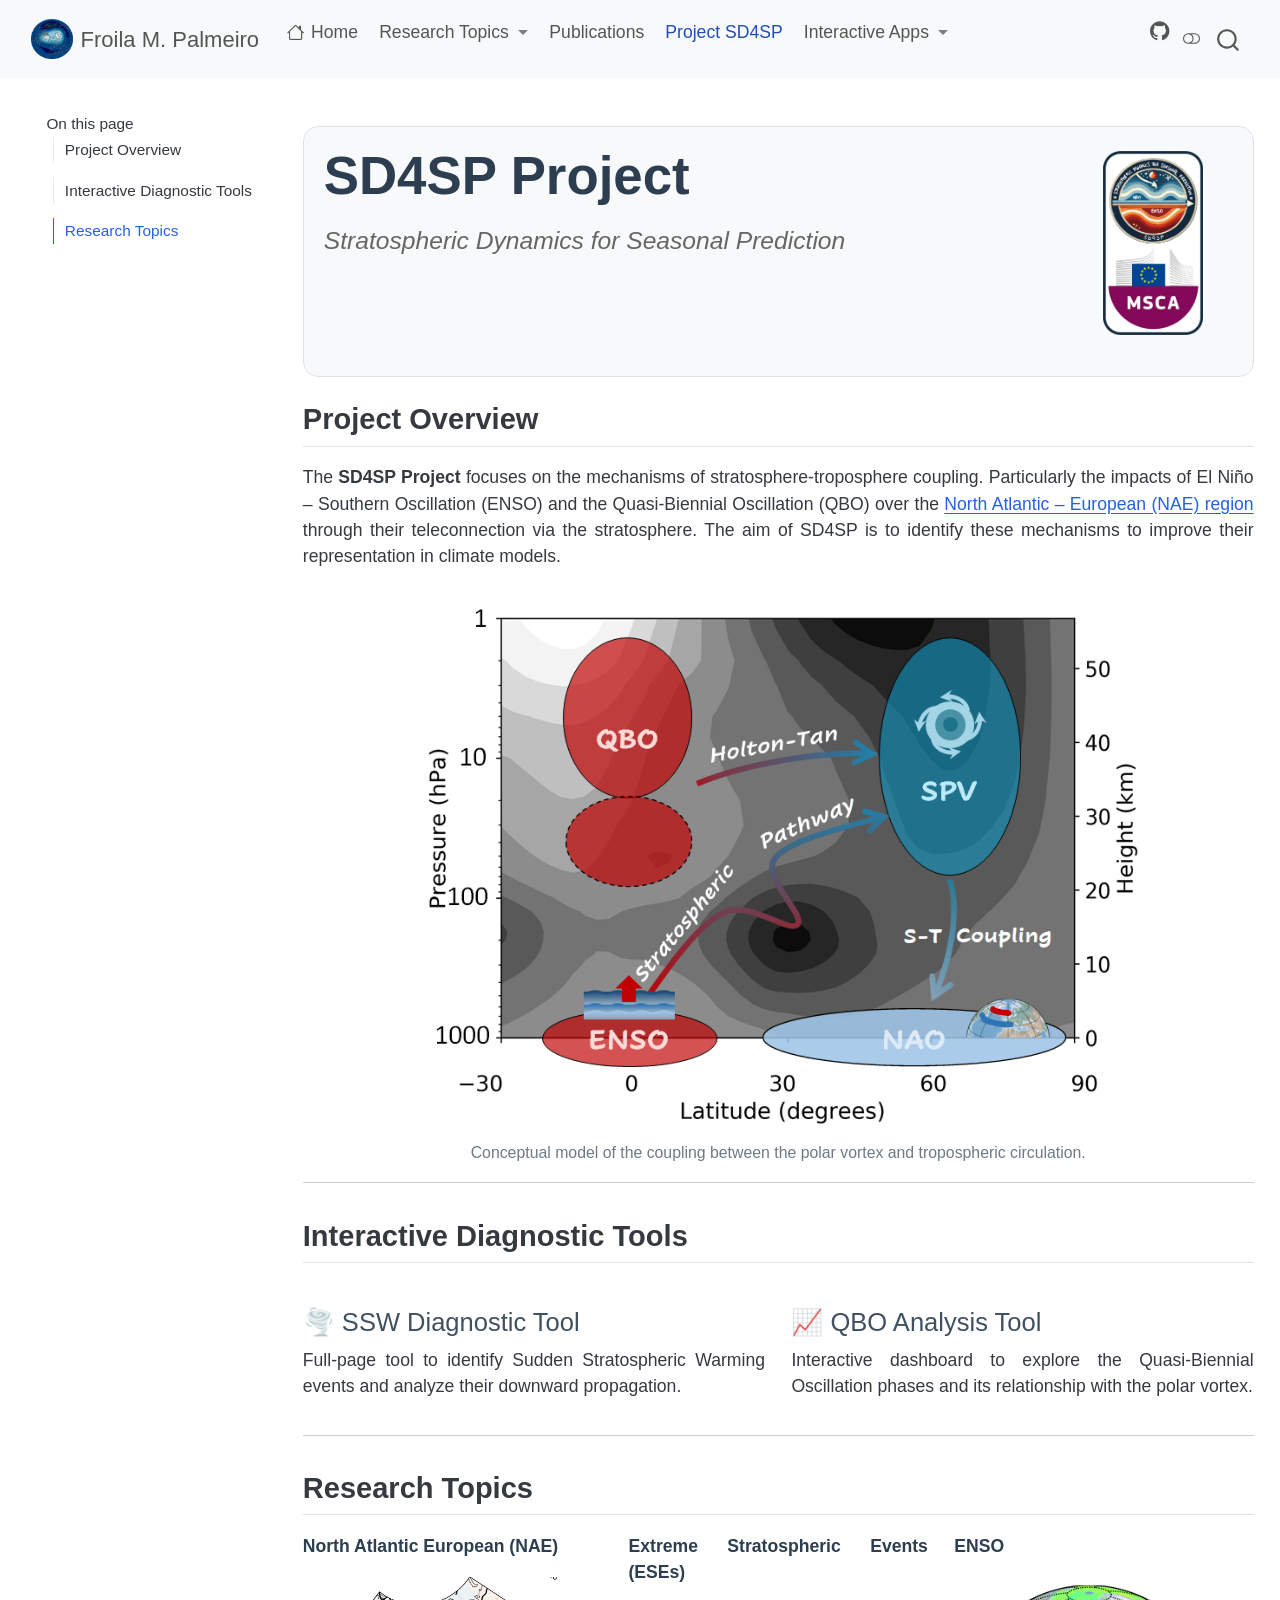
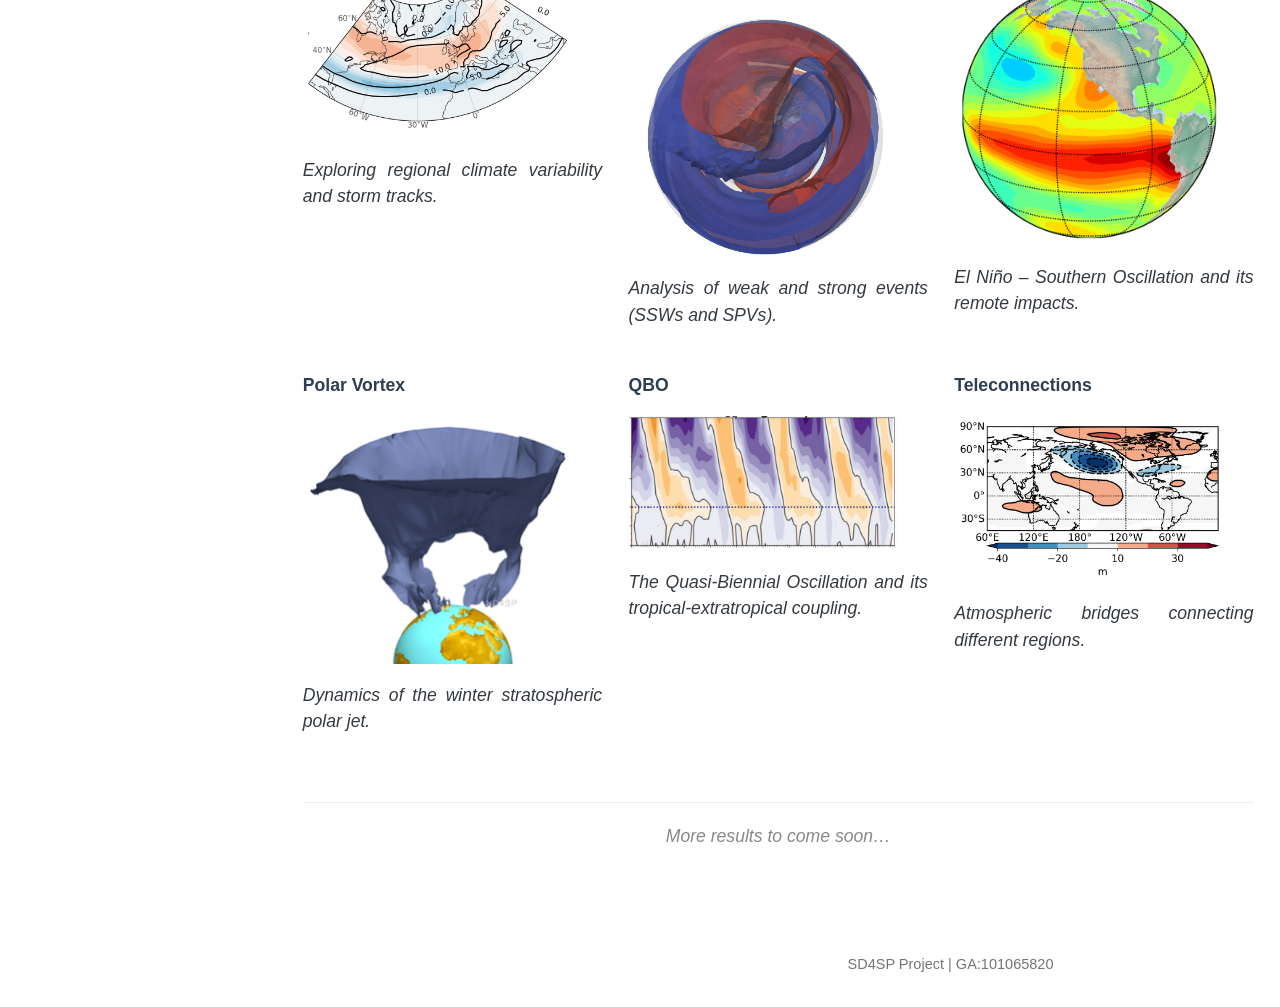
<file: sd4sp_project.html>
<!DOCTYPE html>
<html xmlns="http://www.w3.org/1999/xhtml" lang="en" xml:lang="en"><head>

<meta charset="utf-8">
<meta name="generator" content="quarto-1.10.19">

<meta name="viewport" content="width=device-width, initial-scale=1.0, user-scalable=yes">


<title>sd4sp_project – Froila M. Palmeiro</title>
<style>
/* Default styles provided by pandoc.
** See https://pandoc.org/MANUAL.html#variables-for-html for config info.
*/
span.smallcaps{font-variant: small-caps;}
div.columns{display: flex; gap: 1.5em;}
div.column{flex: auto;}
@media screen {
div.columns{gap: min(4vw, 1.5em);}
div.column{overflow-x: auto;}
}
div.hanging-indent{margin-left: 1.5em; text-indent: -1.5em;}
ul.task-list{list-style: none;}
ul.task-list li input[type="checkbox"] {
  width: 0.8em;
  margin: 0 0.8em 0.2em -1em; /* quarto-specific, see https://github.com/quarto-dev/quarto-cli/issues/4556 */ 
  vertical-align: middle;
}
</style>


<script src="site_libs/quarto-nav/quarto-nav.js"></script>
<script src="site_libs/quarto-nav/headroom.min.js"></script>
<script src="site_libs/clipboard/clipboard.min.js"></script>
<script src="site_libs/quarto-search/autocomplete.umd.js"></script>
<script src="site_libs/quarto-search/fuse.min.js"></script>
<script src="site_libs/quarto-search/quarto-search.js"></script>
<meta name="quarto:offset" content="./">
<script src="site_libs/quarto-html/quarto.js" type="module"></script>
<script src="site_libs/quarto-html/tabsets/tabsets.js" type="module"></script>
<script src="site_libs/quarto-html/popper.min.js"></script>
<script src="site_libs/quarto-html/tippy.umd.min.js"></script>
<script src="site_libs/quarto-html/anchor.min.js"></script>
<link href="site_libs/quarto-html/tippy.css" rel="stylesheet">
<link href="site_libs/quarto-html/quarto-syntax-highlighting-bf27225e3a48a9273f3daa8f8e829971.css" rel="stylesheet" class="quarto-color-scheme" id="quarto-text-highlighting-styles">
<link href="site_libs/quarto-html/quarto-syntax-highlighting-dark-b626d73c4c936ccc3cb08be7d45d1df6.css" rel="stylesheet" class="quarto-color-scheme quarto-color-alternate" id="quarto-text-highlighting-styles">
<link href="site_libs/quarto-html/quarto-syntax-highlighting-bf27225e3a48a9273f3daa8f8e829971.css" rel="stylesheet" class="quarto-color-scheme-extra" id="quarto-text-highlighting-styles">
<script src="site_libs/bootstrap/bootstrap.min.js"></script>
<link href="site_libs/bootstrap/bootstrap-icons.css" rel="stylesheet">
<link href="site_libs/bootstrap/bootstrap-687d9e80cb1309ed8222e153348109c7.min.css" rel="stylesheet" append-hash="true" class="quarto-color-scheme" id="quarto-bootstrap" data-mode="light">
<link href="site_libs/bootstrap/bootstrap-dark-4dbe070cd8a55f1f7ac22ffd32b1b0ca.min.css" rel="stylesheet" append-hash="true" class="quarto-color-scheme quarto-color-alternate" id="quarto-bootstrap" data-mode="dark">
<link href="site_libs/bootstrap/bootstrap-687d9e80cb1309ed8222e153348109c7.min.css" rel="stylesheet" append-hash="true" class="quarto-color-scheme-extra" id="quarto-bootstrap" data-mode="light">
<script id="quarto-search-options" type="application/json">{
  "location": "navbar",
  "copy-button": false,
  "collapse-after": 3,
  "panel-placement": "end",
  "type": "overlay",
  "limit": 50,
  "keyboard-shortcut": [
    "f",
    "/",
    "s"
  ],
  "show-item-context": false,
  "language": {
    "search-no-results-text": "No results",
    "search-matching-documents-text": "matching documents",
    "search-copy-link-title": "Copy link to search",
    "search-hide-matches-text": "Hide additional matches",
    "search-more-match-text": "more match in this document",
    "search-more-matches-text": "more matches in this document",
    "search-clear-button-title": "Clear",
    "search-text-placeholder": "",
    "search-detached-cancel-button-title": "Cancel",
    "search-submit-button-title": "Submit",
    "search-label": "Search"
  }
}</script>
<style>html{ scroll-behavior: smooth; }</style>


<link rel="stylesheet" href="styles.css">
</head>

<body class="floating nav-fixed quarto-light"><script id="quarto-html-before-body" type="application/javascript">
    const toggleBodyColorMode = (bsSheetEl) => {
      const mode = bsSheetEl.getAttribute("data-mode");
      const bodyEl = window.document.querySelector("body");
      if (mode === "dark") {
        bodyEl.classList.add("quarto-dark");
        bodyEl.classList.remove("quarto-light");
      } else {
        bodyEl.classList.add("quarto-light");
        bodyEl.classList.remove("quarto-dark");
      }
    }
    const toggleBodyColorPrimary = () => {
      const bsSheetEl = window.document.querySelector("link#quarto-bootstrap:not([rel=disabled-stylesheet])");
      if (bsSheetEl) {
        toggleBodyColorMode(bsSheetEl);
      }
    }
    const setColorSchemeToggle = (alternate) => {
      const toggles = window.document.querySelectorAll('.quarto-color-scheme-toggle');
      for (let i=0; i < toggles.length; i++) {
        const toggle = toggles[i];
        if (toggle) {
          if (alternate) {
            toggle.classList.add("alternate");
          } else {
            toggle.classList.remove("alternate");
          }
        }
      }
    };
    const toggleColorMode = (alternate) => {
      // Switch the stylesheets
      const primaryStylesheets = window.document.querySelectorAll('link.quarto-color-scheme:not(.quarto-color-alternate)');
      const alternateStylesheets = window.document.querySelectorAll('link.quarto-color-scheme.quarto-color-alternate');
      manageTransitions('#quarto-margin-sidebar .nav-link', false);
      if (alternate) {
        // note: dark is layered on light, we don't disable primary!
        enableStylesheet(alternateStylesheets);
        for (const sheetNode of alternateStylesheets) {
          if (sheetNode.id === "quarto-bootstrap") {
            toggleBodyColorMode(sheetNode);
          }
        }
      } else {
        disableStylesheet(alternateStylesheets);
        enableStylesheet(primaryStylesheets)
        toggleBodyColorPrimary();
      }
      manageTransitions('#quarto-margin-sidebar .nav-link', true);
      // Switch the toggles
      setColorSchemeToggle(alternate)
      // Hack to workaround the fact that safari doesn't
      // properly recolor the scrollbar when toggling (#1455)
      if (navigator.userAgent.indexOf('Safari') > 0 && navigator.userAgent.indexOf('Chrome') == -1) {
        manageTransitions("body", false);
        window.scrollTo(0, 1);
        setTimeout(() => {
          window.scrollTo(0, 0);
          manageTransitions("body", true);
        }, 40);
      }
    }
    const disableStylesheet = (stylesheets) => {
      for (let i=0; i < stylesheets.length; i++) {
        const stylesheet = stylesheets[i];
        stylesheet.rel = 'disabled-stylesheet';
      }
    }
    const enableStylesheet = (stylesheets) => {
      for (let i=0; i < stylesheets.length; i++) {
        const stylesheet = stylesheets[i];
        if(stylesheet.rel !== 'stylesheet') { // for Chrome, which will still FOUC without this check
          stylesheet.rel = 'stylesheet';
        }
      }
    }
    const manageTransitions = (selector, allowTransitions) => {
      const els = window.document.querySelectorAll(selector);
      for (let i=0; i < els.length; i++) {
        const el = els[i];
        if (allowTransitions) {
          el.classList.remove('notransition');
        } else {
          el.classList.add('notransition');
        }
      }
    }
    const isFileUrl = () => {
      return window.location.protocol === 'file:';
    }
    const hasAlternateSentinel = () => {
      let styleSentinel = getColorSchemeSentinel();
      if (styleSentinel !== null) {
        return styleSentinel === "alternate";
      } else {
        return false;
      }
    }
    const setStyleSentinel = (alternate) => {
      const value = alternate ? "alternate" : "default";
      if (!isFileUrl()) {
        window.localStorage.setItem("quarto-color-scheme", value);
      } else {
        localAlternateSentinel = value;
      }
    }
    const getColorSchemeSentinel = () => {
      if (!isFileUrl()) {
        const storageValue = window.localStorage.getItem("quarto-color-scheme");
        return storageValue != null ? storageValue : localAlternateSentinel;
      } else {
        return localAlternateSentinel;
      }
    }
    const toggleGiscusIfUsed = (isAlternate, darkModeDefault) => {
      const baseTheme = document.querySelector('#giscus-base-theme')?.value ?? 'light';
      const alternateTheme = document.querySelector('#giscus-alt-theme')?.value ?? 'dark';
      let newTheme = '';
      if(authorPrefersDark) {
        newTheme = isAlternate ? baseTheme : alternateTheme;
      } else {
        newTheme = isAlternate ? alternateTheme : baseTheme;
      }
      const changeGiscusTheme = () => {
        // From: https://github.com/giscus/giscus/issues/336
        const sendMessage = (message) => {
          const iframe = document.querySelector('iframe.giscus-frame');
          if (!iframe) return;
          iframe.contentWindow.postMessage({ giscus: message }, 'https://giscus.app');
        }
        sendMessage({
          setConfig: {
            theme: newTheme
          }
        });
      }
      const isGiscussLoaded = window.document.querySelector('iframe.giscus-frame') !== null;
      if (isGiscussLoaded) {
        changeGiscusTheme();
      }
    };
    const authorPrefersDark = false;
    const darkModeDefault = authorPrefersDark;
      document.querySelector('link#quarto-text-highlighting-styles.quarto-color-scheme-extra').rel = 'disabled-stylesheet';
      document.querySelector('link#quarto-bootstrap.quarto-color-scheme-extra').rel = 'disabled-stylesheet';
    let localAlternateSentinel = darkModeDefault ? 'alternate' : 'default';
    // Dark / light mode switch
    window.quartoToggleColorScheme = () => {
      // Read the current dark / light value
      let toAlternate = !hasAlternateSentinel();
      toggleColorMode(toAlternate);
      setStyleSentinel(toAlternate);
      toggleGiscusIfUsed(toAlternate, darkModeDefault);
      window.dispatchEvent(new Event('resize'));
    };
    // Switch to dark mode if need be
    if (hasAlternateSentinel()) {
      toggleColorMode(true);
    } else {
      toggleColorMode(false);
    }
  </script>

<div id="quarto-search-results"></div>
  <header id="quarto-header" class="headroom fixed-top">
    <nav class="navbar navbar-expand-lg " data-bs-theme="dark">
      <div class="navbar-container container-fluid">
      <div class="navbar-brand-container mx-auto">
    <a href="./index.html" class="navbar-brand navbar-brand-logo">
    <img src="./ssw.png" alt="" class="navbar-logo light-content">
    <img src="./ssw.png" alt="" class="navbar-logo dark-content">
    </a>
    <a class="navbar-brand" href="./index.html">
    <span class="navbar-title">Froila M. Palmeiro</span>
    </a>
  </div>
            <div id="quarto-search" class="" title="Search"></div>
          <button class="navbar-toggler" type="button" data-bs-toggle="collapse" data-bs-target="#navbarCollapse" aria-controls="navbarCollapse" role="menu" aria-expanded="false" aria-label="Toggle navigation" onclick="if (window.quartoToggleHeadroom) { window.quartoToggleHeadroom(); }">
  <span class="navbar-toggler-icon"></span>
</button>
          <div class="collapse navbar-collapse" id="navbarCollapse">
            <ul class="navbar-nav navbar-nav-scroll me-auto">
  <li class="nav-item">
    <a class="nav-link" href="./index.html"> <i class="bi bi-house" role="img">
</i> 
<span class="menu-text">Home</span></a>
  </li>  
  <li class="nav-item dropdown ">
    <a class="nav-link dropdown-toggle" href="#" id="nav-menu-research-topics" role="link" data-bs-toggle="dropdown" aria-expanded="false">
 <span class="menu-text">Research Topics</span>
    </a>
    <ul class="dropdown-menu" aria-labelledby="nav-menu-research-topics">    
        <li>
    <a class="dropdown-item" href="./stratospheric_variability.html">
 <span class="dropdown-text">Stratospheric Variability</span></a>
  </li>  
        <li>
    <a class="dropdown-item" href="./nae.html">
 <span class="dropdown-text">NAE</span></a>
  </li>  
        <li>
    <a class="dropdown-item" href="./enso.html">
 <span class="dropdown-text">ENSO</span></a>
  </li>  
        <li>
    <a class="dropdown-item" href="./app.html">
 <span class="dropdown-text">QBO</span></a>
  </li>  
    </ul>
  </li>
  <li class="nav-item">
    <a class="nav-link" href="./publications.html"> 
<span class="menu-text">Publications</span></a>
  </li>  
  <li class="nav-item">
    <a class="nav-link active" href="./sd4sp_project.html" aria-current="page"> 
<span class="menu-text">Project SD4SP</span></a>
  </li>  
  <li class="nav-item dropdown ">
    <a class="nav-link dropdown-toggle" href="#" id="nav-menu-interactive-apps" role="link" data-bs-toggle="dropdown" aria-expanded="false">
 <span class="menu-text">Interactive Apps</span>
    </a>
    <ul class="dropdown-menu" aria-labelledby="nav-menu-interactive-apps">    
        <li>
    <a class="dropdown-item" href="./ssw_app.html">
 <span class="dropdown-text">Extreme Stratospheric Events (SSWs &amp; SPVs)</span></a>
  </li>  
        <li>
    <a class="dropdown-item" href="./app.html">
 <span class="dropdown-text">QBO app</span></a>
  </li>  
        <li>
    <a class="dropdown-item" href="./enso.html">
 <span class="dropdown-text">ENSO</span></a>
  </li>  
    </ul>
  </li>
</ul>
            <ul class="navbar-nav navbar-nav-scroll ms-auto">
  <li class="nav-item compact">
    <a class="nav-link" href="https://github.com/Froila-science"> <i class="bi bi-github" role="img">
</i> 
<span class="menu-text"></span></a>
  </li>  
</ul>
          </div> <!-- /navcollapse -->
            <div class="quarto-navbar-tools">
  <a href="" class="quarto-color-scheme-toggle quarto-navigation-tool  px-1" onclick="window.quartoToggleColorScheme(); return false;" title="Toggle dark mode"><i class="bi"></i></a>
</div>
      </div> <!-- /container-fluid -->
    </nav>
</header>
<!-- content -->
<div id="quarto-content" class="quarto-container page-columns page-rows-contents page-layout-full page-navbar">
<!-- sidebar -->
  <nav id="quarto-sidebar" class="sidebar collapse collapse-horizontal quarto-sidebar-collapse-item sidebar-navigation floating overflow-auto">
    <nav id="TOC" role="doc-toc" class="toc-active">
    <h2 id="toc-title">On this page</h2>
   
  <ul>
  <li><a href="#project-overview" id="toc-project-overview" class="nav-link active" data-scroll-target="#project-overview">Project Overview</a></li>
  <li><a href="#interactive-diagnostic-tools" id="toc-interactive-diagnostic-tools" class="nav-link" data-scroll-target="#interactive-diagnostic-tools">Interactive Diagnostic Tools</a></li>
  <li><a href="#research-topics" id="toc-research-topics" class="nav-link" data-scroll-target="#research-topics">Research Topics</a></li>
  </ul>
</nav>
</nav>
<div id="quarto-sidebar-glass" class="quarto-sidebar-collapse-item" data-bs-toggle="collapse" data-bs-target=".quarto-sidebar-collapse-item"></div>
<!-- margin-sidebar -->
    <div id="quarto-margin-sidebar" class="sidebar margin-sidebar zindex-bottom">
    </div>
<!-- main -->
<main class="content column-page-right" id="quarto-document-content"><header id="title-block-header" class="quarto-title-block"></header>





<div style="background-color: #f8f9fa; padding: 20px; margin-bottom: 25px; border-radius: 15px; border: 1px solid #dee2e6;">
<div class="quarto-layout-panel" style="align-items: center;" data-layout="[85,15]">
<div class="quarto-layout-row">
<div id="title-area" class="quarto-layout-cell" style="flex-basis: 85.0%;justify-content: flex-start;">
<div style="font-size: 3em; font-weight: 800; color: #2c3e50; line-height: 1.1; margin-bottom: 10px;">
<p>SD4SP Project</p>
</div>
<div style="font-size: 1.4em; color: #666; font-style: italic;">
<p>Stratospheric Dynamics for Seasonal Prediction</p>
</div>
</div>
<div id="logo-area" class="quarto-layout-cell" style="flex-basis: 15.0%;justify-content: center;">
<p><img src="logo_combined.png" class="img-fluid" width="100"></p>
</div>
</div>
</div>
</div>
<section id="project-overview" class="level2">
<h2 class="anchored" data-anchor-id="project-overview">Project Overview</h2>
<p>The <strong>SD4SP Project</strong> focuses on the mechanisms of stratosphere-troposphere coupling. Particularly the impacts of El Niño – Southern Oscillation (ENSO) and the Quasi-Biennial Oscillation (QBO) over the <a href="./nae.html">North Atlantic – European (NAE) region</a> through their teleconnection via the stratosphere. The aim of SD4SP is to identify these mechanisms to improve their representation in climate models.</p>
<div style="text-align: center; margin-top: 30px;">
<div class="quarto-figure quarto-figure-center">
<figure class="figure">
<p><img src="sd4sp-figure.png" class="img-fluid figure-img" style="width:80.0%"></p>
<figcaption>Conceptual model of the coupling between the polar vortex and tropospheric circulation.</figcaption>
</figure>
</div>
</div>
<hr>
</section>
<section id="interactive-diagnostic-tools" class="level2">
<h2 class="anchored" data-anchor-id="interactive-diagnostic-tools">Interactive Diagnostic Tools</h2>
<div class="grid">
<section id="ssw-diagnostic-tool" class="level3 g-col-12 g-col-md-6">
<h3 class="anchored" data-anchor-id="ssw-diagnostic-tool"><a href="./ssw_app.html" style="text-decoration: none; color: #2c3e50;">🌪️ SSW Diagnostic Tool</a></h3>
<p>Full-page tool to identify Sudden Stratospheric Warming events and analyze their downward propagation.</p>
</section>
<section id="qbo-analysis-tool" class="level3 g-col-12 g-col-md-6">
<h3 class="anchored" data-anchor-id="qbo-analysis-tool"><a href="./app.html" style="text-decoration: none; color: #2c3e50;">📈 QBO Analysis Tool</a></h3>
<p>Interactive dashboard to explore the Quasi-Biennial Oscillation phases and its relationship with the polar vortex.</p>
</section>
</div>
<hr>
</section>
<section id="research-topics" class="level2">
<h2 class="anchored" data-anchor-id="research-topics">Research Topics</h2>
<div class="grid">
<div class="g-col-12 g-col-md-4" style="text-align: center;">
<p><a href="./nae.html" style="text-decoration: none; color: #2c3e50;"><strong>North Atlantic European (NAE)</strong></a></p>
<p><a href="./nae.html"><img src="NAE.png" class="img-fluid" style="width:90.0%"></a></p>
<p><em>Exploring regional climate variability and storm tracks.</em></p>
</div>
<div class="g-col-12 g-col-md-4" style="text-align: center;">
<p><a href="./ssws.html" style="text-decoration: none; color: #2c3e50;"><strong>Extreme Stratospheric Events (ESEs)</strong></a></p>
<p><a href="./ssws.html"><img src="vortex2.png" class="img-fluid" style="width:90.0%"></a></p>
<p><em>Analysis of weak and strong events (SSWs and SPVs).</em></p>
</div>
<div class="g-col-12 g-col-md-4" style="text-align: center;">
<p><a href="./enso.html" style="text-decoration: none; color: #2c3e50;"><strong>ENSO</strong></a></p>
<p><a href="./enso.html"><img src="enso.png" class="img-fluid" style="width:90.0%"></a></p>
<p><em>El Niño – Southern Oscillation and its remote impacts.</em></p>
</div>
<div class="g-col-12 g-col-md-4" style="text-align: center;">
<p><a href="./stratospheric_variability.html" style="text-decoration: none; color: #2c3e50;"><strong>Polar Vortex</strong></a></p>
<p><a href="./stratospheric_variability.html"><img src="vortex3d.png" class="img-fluid" style="width:90.0%"></a></p>
<p><em>Dynamics of the winter stratospheric polar jet.</em></p>
</div>
<div class="g-col-12 g-col-md-4" style="text-align: center;">
<p><a href="qbo.qmd" style="text-decoration: none; color: #2c3e50;"><strong>QBO</strong></a></p>
<p><a href="qbo.qmd"><img src="qbo.PNG" class="img-fluid" style="width:90.0%"></a></p>
<p><em>The Quasi-Biennial Oscillation and its tropical-extratropical coupling.</em></p>
</div>
<div class="g-col-12 g-col-md-4" style="text-align: center;">
<p><a href="teleconnections.qmd" style="text-decoration: none; color: #2c3e50;"><strong>Teleconnections</strong></a></p>
<p><a href="teleconnections.qmd"><img src="telco.png" class="img-fluid" style="width:90.0%"></a></p>
<p><em>Atmospheric bridges connecting different regions.</em></p>
</div>
</div>
<p style="text-align: center; color: #888; font-style: italic; margin-top: 50px; border-top: 1px solid #eee; padding-top: 20px;">
More results to come soon…
</p>


</section>

</main> <!-- /main -->
<script id="quarto-html-after-body" type="application/javascript">
  window.document.addEventListener("DOMContentLoaded", function (event) {
    // Ensure there is a toggle, if there isn't float one in the top right
    if (window.document.querySelector('.quarto-color-scheme-toggle') === null) {
      const a = window.document.createElement('a');
      a.classList.add('top-right');
      a.classList.add('quarto-color-scheme-toggle');
      a.href = "";
      a.onclick = function() { try { window.quartoToggleColorScheme(); } catch {} return false; };
      const i = window.document.createElement("i");
      i.classList.add('bi');
      a.appendChild(i);
      window.document.body.appendChild(a);
    }
    setColorSchemeToggle(hasAlternateSentinel())
    const icon = "";
    const anchorJS = new window.AnchorJS();
    anchorJS.options = {
      placement: 'right',
      icon: icon
    };
    anchorJS.add('.anchored');
    const isCodeAnnotation = (el) => {
      for (const clz of el.classList) {
        if (clz.startsWith('code-annotation-')) {                     
          return true;
        }
      }
      return false;
    }
    const onCopySuccess = function(e) {
      // button target
      const button = e.trigger;
      // don't keep focus
      button.blur();
      // flash "checked"
      button.classList.add('code-copy-button-checked');
      var currentTitle = button.getAttribute("title");
      button.setAttribute("title", "Copied!");
      let tooltip;
      if (window.bootstrap) {
        button.setAttribute("data-bs-toggle", "tooltip");
        button.setAttribute("data-bs-placement", "left");
        button.setAttribute("data-bs-title", "Copied!");
        tooltip = new bootstrap.Tooltip(button, 
          { trigger: "manual", 
            customClass: "code-copy-button-tooltip",
            offset: [0, -8]});
        tooltip.show();    
      }
      setTimeout(function() {
        if (tooltip) {
          tooltip.hide();
          button.removeAttribute("data-bs-title");
          button.removeAttribute("data-bs-toggle");
          button.removeAttribute("data-bs-placement");
        }
        button.setAttribute("title", currentTitle);
        button.classList.remove('code-copy-button-checked');
      }, 1000);
      // clear code selection
      e.clearSelection();
    }
    const getTextToCopy = function(trigger) {
      const outerScaffold = trigger.parentElement.cloneNode(true);
      const codeEl = outerScaffold.querySelector('code');
      for (const childEl of codeEl.children) {
        if (isCodeAnnotation(childEl)) {
          childEl.remove();
        }
      }
      return codeEl.innerText;
    }
    const clipboard = new window.ClipboardJS('.code-copy-button:not([data-in-quarto-modal])', {
      text: getTextToCopy
    });
    clipboard.on('success', onCopySuccess);
    if (window.document.getElementById('quarto-embedded-source-code-modal')) {
      const clipboardModal = new window.ClipboardJS('.code-copy-button[data-in-quarto-modal]', {
        text: getTextToCopy,
        container: window.document.getElementById('quarto-embedded-source-code-modal')
      });
      clipboardModal.on('success', onCopySuccess);
    }
      var localhostRegex = new RegExp(/^(?:http|https):\/\/localhost\:?[0-9]*\//);
      var mailtoRegex = new RegExp(/^mailto:/);
        var filterRegex = new RegExp("https:\/\/Froila-science\.github\.io\/");
      var isInternal = (href) => {
          return filterRegex.test(href) || localhostRegex.test(href) || mailtoRegex.test(href);
      }
      // Inspect non-navigation links and adorn them if external
     var links = window.document.querySelectorAll('a[href]:not(.nav-link):not(.navbar-brand):not(.toc-action):not(.sidebar-link):not(.sidebar-item-toggle):not(.pagination-link):not(.no-external):not([aria-hidden]):not(.dropdown-item):not(.quarto-navigation-tool):not(.about-link)');
      for (var i=0; i<links.length; i++) {
        const link = links[i];
        if (!isInternal(link.href)) {
          // undo the damage that might have been done by quarto-nav.js in the case of
          // links that we want to consider external
          if (link.dataset.originalHref !== undefined) {
            link.href = link.dataset.originalHref;
          }
        }
      }
    function tippyHover(el, contentFn, onTriggerFn, onUntriggerFn) {
      const config = {
        allowHTML: true,
        maxWidth: 500,
        delay: 100,
        arrow: false,
        appendTo: function(el) {
            return el.parentElement;
        },
        interactive: true,
        interactiveBorder: 10,
        theme: 'quarto',
        placement: 'bottom-start',
      };
      if (contentFn) {
        config.content = contentFn;
      }
      if (onTriggerFn) {
        config.onTrigger = onTriggerFn;
      }
      if (onUntriggerFn) {
        config.onUntrigger = onUntriggerFn;
      }
      window.tippy(el, config); 
    }
    const noterefs = window.document.querySelectorAll('a[role="doc-noteref"]');
    for (var i=0; i<noterefs.length; i++) {
      const ref = noterefs[i];
      tippyHover(ref, function() {
        // use id or data attribute instead here
        let href = ref.getAttribute('data-footnote-href') || ref.getAttribute('href');
        try { href = new URL(href).hash; } catch {}
        const id = href.replace(/^#\/?/, "");
        const note = window.document.getElementById(id);
        if (note) {
          return note.innerHTML;
        } else {
          return "";
        }
      });
    }
    const xrefs = window.document.querySelectorAll('a.quarto-xref');
    const processXRef = (id, note) => {
      // Strip column container classes
      const stripColumnClz = (el) => {
        el.classList.remove("page-full", "page-columns");
        if (el.children) {
          for (const child of el.children) {
            stripColumnClz(child);
          }
        }
      }
      stripColumnClz(note)
      if (id === null || id.startsWith('sec-')) {
        // Special case sections, only their first couple elements
        const container = document.createElement("div");
        if (note.children && note.children.length > 2) {
          container.appendChild(note.children[0].cloneNode(true));
          for (let i = 1; i < note.children.length; i++) {
            const child = note.children[i];
            if (child.tagName === "P" && child.innerText === "") {
              continue;
            } else {
              container.appendChild(child.cloneNode(true));
              break;
            }
          }
          if (window.Quarto?.typesetMath) {
            window.Quarto.typesetMath(container);
          }
          return container.innerHTML
        } else {
          if (window.Quarto?.typesetMath) {
            window.Quarto.typesetMath(note);
          }
          return note.innerHTML;
        }
      } else {
        // Remove any anchor links if they are present
        const anchorLink = note.querySelector('a.anchorjs-link');
        if (anchorLink) {
          anchorLink.remove();
        }
        if (window.Quarto?.typesetMath) {
          window.Quarto.typesetMath(note);
        }
        if (note.classList.contains("callout")) {
          return note.outerHTML;
        } else {
          return note.innerHTML;
        }
      }
    }
    for (var i=0; i<xrefs.length; i++) {
      const xref = xrefs[i];
      tippyHover(xref, undefined, function(instance) {
        instance.disable();
        let url = xref.getAttribute('href');
        let hash = undefined; 
        if (url.startsWith('#')) {
          hash = url;
        } else {
          try { hash = new URL(url).hash; } catch {}
        }
        if (hash) {
          const id = hash.replace(/^#\/?/, "");
          const note = window.document.getElementById(id);
          if (note !== null) {
            try {
              const html = processXRef(id, note.cloneNode(true));
              instance.setContent(html);
            } finally {
              instance.enable();
              instance.show();
            }
          } else {
            // See if we can fetch this
            fetch(url.split('#')[0])
            .then(res => res.text())
            .then(html => {
              const parser = new DOMParser();
              const htmlDoc = parser.parseFromString(html, "text/html");
              const note = htmlDoc.getElementById(id);
              if (note !== null) {
                const html = processXRef(id, note);
                instance.setContent(html);
              } 
            }).finally(() => {
              instance.enable();
              instance.show();
            });
          }
        } else {
          // See if we can fetch a full url (with no hash to target)
          // This is a special case and we should probably do some content thinning / targeting
          fetch(url)
          .then(res => res.text())
          .then(html => {
            const parser = new DOMParser();
            const htmlDoc = parser.parseFromString(html, "text/html");
            const note = htmlDoc.querySelector('main.content');
            if (note !== null) {
              // This should only happen for chapter cross references
              // (since there is no id in the URL)
              // remove the first header
              if (note.children.length > 0 && note.children[0].tagName === "HEADER") {
                note.children[0].remove();
              }
              const html = processXRef(null, note);
              instance.setContent(html);
            } 
          }).finally(() => {
            instance.enable();
            instance.show();
          });
        }
      }, function(instance) {
      });
    }
        let selectedAnnoteEl;
        const selectorForAnnotation = ( cell, annotation) => {
          let cellAttr = 'data-code-cell="' + cell + '"';
          let lineAttr = 'data-code-annotation="' +  annotation + '"';
          const selector = 'span[' + cellAttr + '][' + lineAttr + ']';
          return selector;
        }
        const selectCodeLines = (annoteEl) => {
          const doc = window.document;
          const targetCell = annoteEl.getAttribute("data-target-cell");
          const targetAnnotation = annoteEl.getAttribute("data-target-annotation");
          const annoteSpan = window.document.querySelector(selectorForAnnotation(targetCell, targetAnnotation));
          const lines = annoteSpan.getAttribute("data-code-lines").split(",");
          const lineIds = lines.map((line) => {
            return targetCell + "-" + line;
          })
          let top = null;
          let height = null;
          let parent = null;
          if (lineIds.length > 0) {
              //compute the position of the single el (top and bottom and make a div)
              const el = window.document.getElementById(lineIds[0]);
              top = el.offsetTop;
              height = el.offsetHeight;
              parent = el.parentElement.parentElement;
            if (lineIds.length > 1) {
              const lastEl = window.document.getElementById(lineIds[lineIds.length - 1]);
              const bottom = lastEl.offsetTop + lastEl.offsetHeight;
              height = bottom - top;
            }
            if (top !== null && height !== null && parent !== null) {
              // cook up a div (if necessary) and position it 
              let div = window.document.getElementById("code-annotation-line-highlight");
              if (div === null) {
                div = window.document.createElement("div");
                div.setAttribute("id", "code-annotation-line-highlight");
                div.style.position = 'absolute';
                parent.appendChild(div);
              }
              div.style.top = top - 2 + "px";
              div.style.height = height + 4 + "px";
              div.style.left = 0;
              let gutterDiv = window.document.getElementById("code-annotation-line-highlight-gutter");
              if (gutterDiv === null) {
                gutterDiv = window.document.createElement("div");
                gutterDiv.setAttribute("id", "code-annotation-line-highlight-gutter");
                gutterDiv.style.position = 'absolute';
                const codeCell = window.document.getElementById(targetCell);
                const gutter = codeCell.querySelector('.code-annotation-gutter');
                gutter.appendChild(gutterDiv);
              }
              gutterDiv.style.top = top - 2 + "px";
              gutterDiv.style.height = height + 4 + "px";
            }
            selectedAnnoteEl = annoteEl;
          }
        };
        const unselectCodeLines = () => {
          const elementsIds = ["code-annotation-line-highlight", "code-annotation-line-highlight-gutter"];
          elementsIds.forEach((elId) => {
            const div = window.document.getElementById(elId);
            if (div) {
              div.remove();
            }
          });
          selectedAnnoteEl = undefined;
        };
          // Handle positioning of the toggle
      window.addEventListener(
        "resize",
        throttle(() => {
          elRect = undefined;
          if (selectedAnnoteEl) {
            selectCodeLines(selectedAnnoteEl);
          }
        }, 10)
      );
      function throttle(fn, ms) {
      let throttle = false;
      let timer;
        return (...args) => {
          if(!throttle) { // first call gets through
              fn.apply(this, args);
              throttle = true;
          } else { // all the others get throttled
              if(timer) clearTimeout(timer); // cancel #2
              timer = setTimeout(() => {
                fn.apply(this, args);
                timer = throttle = false;
              }, ms);
          }
        };
      }
        // Attach click handler to the DT
        const annoteDls = window.document.querySelectorAll('dt[data-target-cell]');
        for (const annoteDlNode of annoteDls) {
          annoteDlNode.addEventListener('click', (event) => {
            const clickedEl = event.target;
            if (clickedEl !== selectedAnnoteEl) {
              unselectCodeLines();
              const activeEl = window.document.querySelector('dt[data-target-cell].code-annotation-active');
              if (activeEl) {
                activeEl.classList.remove('code-annotation-active');
              }
              selectCodeLines(clickedEl);
              clickedEl.classList.add('code-annotation-active');
            } else {
              // Unselect the line
              unselectCodeLines();
              clickedEl.classList.remove('code-annotation-active');
            }
          });
        }
    const findCites = (el) => {
      const parentEl = el.parentElement;
      if (parentEl) {
        const cites = parentEl.dataset.cites;
        if (cites) {
          return {
            el,
            cites: cites.split(' ')
          };
        } else {
          return findCites(el.parentElement)
        }
      } else {
        return undefined;
      }
    };
    var bibliorefs = window.document.querySelectorAll('a[role="doc-biblioref"]');
    for (var i=0; i<bibliorefs.length; i++) {
      const ref = bibliorefs[i];
      const citeInfo = findCites(ref);
      if (citeInfo) {
        tippyHover(citeInfo.el, function() {
          var popup = window.document.createElement('div');
          citeInfo.cites.forEach(function(cite) {
            var citeDiv = window.document.createElement('div');
            citeDiv.classList.add('hanging-indent');
            citeDiv.classList.add('csl-entry');
            var biblioDiv = window.document.getElementById('ref-' + cite);
            if (biblioDiv) {
              citeDiv.innerHTML = biblioDiv.innerHTML;
            }
            popup.appendChild(citeDiv);
          });
          return popup.innerHTML;
        });
      }
    }
  });
  </script>
</div> <!-- /content -->
<footer class="footer">
  <div class="nav-footer">
    <div class="nav-footer-left">
<div id="google_translate_element">

</div>
<script type="text/javascript">
  function googleTranslateElementInit() {
    new google.translate.TranslateElement({
      pageLanguage: 'en', 
      includedLanguages: 'es,en,it,ca', 
      layout: google.translate.TranslateElement.InlineLayout.SIMPLE
    }, 'google_translate_element');
  }
</script>
<script type="text/javascript" src="//translate.google.com/translate_a/element.js?cb=googleTranslateElementInit"></script>
</div>   
    <div class="nav-footer-center">
      &nbsp;
    </div>
    <div class="nav-footer-right">
<p>SD4SP Project | GA:101065820</p>
</div>
  </div>
</footer>




<script src="site_libs/quarto-html/zenscroll-min.js"></script>
</body></html>
</file>
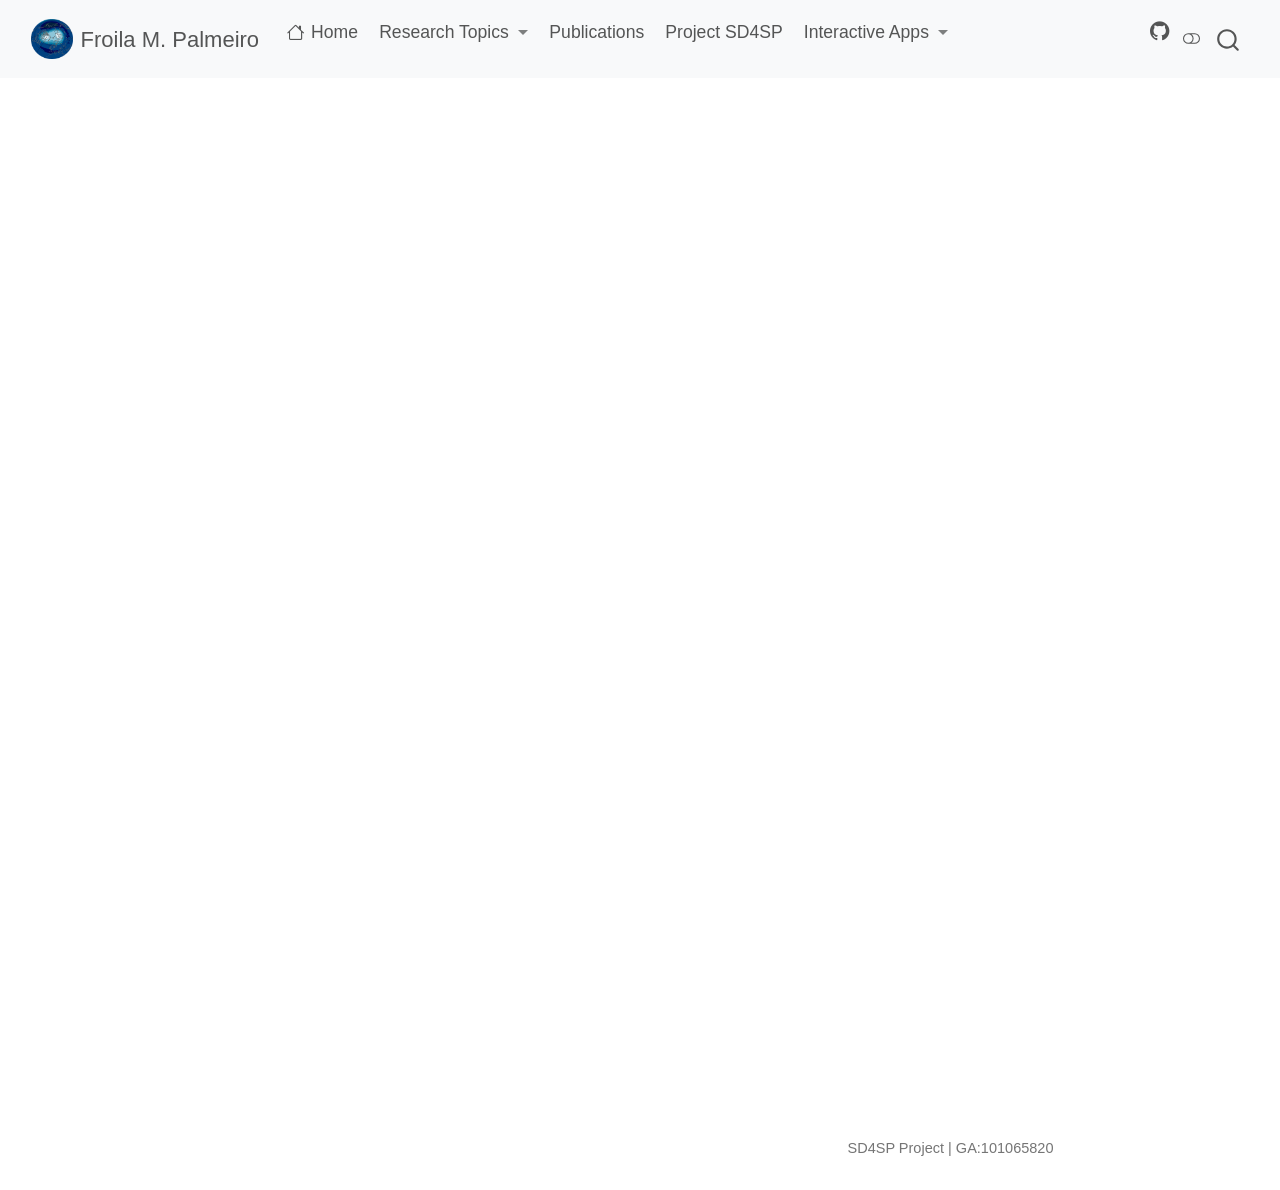
<file: ssw_app.html>
<!DOCTYPE html>
<html xmlns="http://www.w3.org/1999/xhtml" lang="en" xml:lang="en"><head>

<meta charset="utf-8">
<meta name="generator" content="quarto-1.10.19">

<meta name="viewport" content="width=device-width, initial-scale=1.0, user-scalable=yes">


<title>ssw_app – Froila M. Palmeiro</title>
<style>
/* Default styles provided by pandoc.
** See https://pandoc.org/MANUAL.html#variables-for-html for config info.
*/
span.smallcaps{font-variant: small-caps;}
div.columns{display: flex; gap: 1.5em;}
div.column{flex: auto;}
@media screen {
div.columns{gap: min(4vw, 1.5em);}
div.column{overflow-x: auto;}
}
div.hanging-indent{margin-left: 1.5em; text-indent: -1.5em;}
ul.task-list{list-style: none;}
ul.task-list li input[type="checkbox"] {
  width: 0.8em;
  margin: 0 0.8em 0.2em -1em; /* quarto-specific, see https://github.com/quarto-dev/quarto-cli/issues/4556 */ 
  vertical-align: middle;
}
</style>


<script src="site_libs/quarto-nav/quarto-nav.js"></script>
<script src="site_libs/quarto-nav/headroom.min.js"></script>
<script src="site_libs/clipboard/clipboard.min.js"></script>
<script src="site_libs/quarto-search/autocomplete.umd.js"></script>
<script src="site_libs/quarto-search/fuse.min.js"></script>
<script src="site_libs/quarto-search/quarto-search.js"></script>
<meta name="quarto:offset" content="./">
<script src="site_libs/quarto-html/quarto.js" type="module"></script>
<script src="site_libs/quarto-html/tabsets/tabsets.js" type="module"></script>
<script src="site_libs/quarto-html/popper.min.js"></script>
<script src="site_libs/quarto-html/tippy.umd.min.js"></script>
<script src="site_libs/quarto-html/anchor.min.js"></script>
<link href="site_libs/quarto-html/tippy.css" rel="stylesheet">
<link href="site_libs/quarto-html/quarto-syntax-highlighting-bf27225e3a48a9273f3daa8f8e829971.css" rel="stylesheet" class="quarto-color-scheme" id="quarto-text-highlighting-styles">
<link href="site_libs/quarto-html/quarto-syntax-highlighting-dark-b626d73c4c936ccc3cb08be7d45d1df6.css" rel="stylesheet" class="quarto-color-scheme quarto-color-alternate" id="quarto-text-highlighting-styles">
<link href="site_libs/quarto-html/quarto-syntax-highlighting-bf27225e3a48a9273f3daa8f8e829971.css" rel="stylesheet" class="quarto-color-scheme-extra" id="quarto-text-highlighting-styles">
<script src="site_libs/bootstrap/bootstrap.min.js"></script>
<link href="site_libs/bootstrap/bootstrap-icons.css" rel="stylesheet">
<link href="site_libs/bootstrap/bootstrap-687d9e80cb1309ed8222e153348109c7.min.css" rel="stylesheet" append-hash="true" class="quarto-color-scheme" id="quarto-bootstrap" data-mode="light">
<link href="site_libs/bootstrap/bootstrap-dark-4dbe070cd8a55f1f7ac22ffd32b1b0ca.min.css" rel="stylesheet" append-hash="true" class="quarto-color-scheme quarto-color-alternate" id="quarto-bootstrap" data-mode="dark">
<link href="site_libs/bootstrap/bootstrap-687d9e80cb1309ed8222e153348109c7.min.css" rel="stylesheet" append-hash="true" class="quarto-color-scheme-extra" id="quarto-bootstrap" data-mode="light">
<script id="quarto-search-options" type="application/json">{
  "location": "navbar",
  "copy-button": false,
  "collapse-after": 3,
  "panel-placement": "end",
  "type": "overlay",
  "limit": 50,
  "keyboard-shortcut": [
    "f",
    "/",
    "s"
  ],
  "show-item-context": false,
  "language": {
    "search-no-results-text": "No results",
    "search-matching-documents-text": "matching documents",
    "search-copy-link-title": "Copy link to search",
    "search-hide-matches-text": "Hide additional matches",
    "search-more-match-text": "more match in this document",
    "search-more-matches-text": "more matches in this document",
    "search-clear-button-title": "Clear",
    "search-text-placeholder": "",
    "search-detached-cancel-button-title": "Cancel",
    "search-submit-button-title": "Submit",
    "search-label": "Search"
  }
}</script>
<style>html{ scroll-behavior: smooth; }</style>


<link rel="stylesheet" href="styles.css">
</head>

<body class="floating nav-fixed quarto-light"><script id="quarto-html-before-body" type="application/javascript">
    const toggleBodyColorMode = (bsSheetEl) => {
      const mode = bsSheetEl.getAttribute("data-mode");
      const bodyEl = window.document.querySelector("body");
      if (mode === "dark") {
        bodyEl.classList.add("quarto-dark");
        bodyEl.classList.remove("quarto-light");
      } else {
        bodyEl.classList.add("quarto-light");
        bodyEl.classList.remove("quarto-dark");
      }
    }
    const toggleBodyColorPrimary = () => {
      const bsSheetEl = window.document.querySelector("link#quarto-bootstrap:not([rel=disabled-stylesheet])");
      if (bsSheetEl) {
        toggleBodyColorMode(bsSheetEl);
      }
    }
    const setColorSchemeToggle = (alternate) => {
      const toggles = window.document.querySelectorAll('.quarto-color-scheme-toggle');
      for (let i=0; i < toggles.length; i++) {
        const toggle = toggles[i];
        if (toggle) {
          if (alternate) {
            toggle.classList.add("alternate");
          } else {
            toggle.classList.remove("alternate");
          }
        }
      }
    };
    const toggleColorMode = (alternate) => {
      // Switch the stylesheets
      const primaryStylesheets = window.document.querySelectorAll('link.quarto-color-scheme:not(.quarto-color-alternate)');
      const alternateStylesheets = window.document.querySelectorAll('link.quarto-color-scheme.quarto-color-alternate');
      manageTransitions('#quarto-margin-sidebar .nav-link', false);
      if (alternate) {
        // note: dark is layered on light, we don't disable primary!
        enableStylesheet(alternateStylesheets);
        for (const sheetNode of alternateStylesheets) {
          if (sheetNode.id === "quarto-bootstrap") {
            toggleBodyColorMode(sheetNode);
          }
        }
      } else {
        disableStylesheet(alternateStylesheets);
        enableStylesheet(primaryStylesheets)
        toggleBodyColorPrimary();
      }
      manageTransitions('#quarto-margin-sidebar .nav-link', true);
      // Switch the toggles
      setColorSchemeToggle(alternate)
      // Hack to workaround the fact that safari doesn't
      // properly recolor the scrollbar when toggling (#1455)
      if (navigator.userAgent.indexOf('Safari') > 0 && navigator.userAgent.indexOf('Chrome') == -1) {
        manageTransitions("body", false);
        window.scrollTo(0, 1);
        setTimeout(() => {
          window.scrollTo(0, 0);
          manageTransitions("body", true);
        }, 40);
      }
    }
    const disableStylesheet = (stylesheets) => {
      for (let i=0; i < stylesheets.length; i++) {
        const stylesheet = stylesheets[i];
        stylesheet.rel = 'disabled-stylesheet';
      }
    }
    const enableStylesheet = (stylesheets) => {
      for (let i=0; i < stylesheets.length; i++) {
        const stylesheet = stylesheets[i];
        if(stylesheet.rel !== 'stylesheet') { // for Chrome, which will still FOUC without this check
          stylesheet.rel = 'stylesheet';
        }
      }
    }
    const manageTransitions = (selector, allowTransitions) => {
      const els = window.document.querySelectorAll(selector);
      for (let i=0; i < els.length; i++) {
        const el = els[i];
        if (allowTransitions) {
          el.classList.remove('notransition');
        } else {
          el.classList.add('notransition');
        }
      }
    }
    const isFileUrl = () => {
      return window.location.protocol === 'file:';
    }
    const hasAlternateSentinel = () => {
      let styleSentinel = getColorSchemeSentinel();
      if (styleSentinel !== null) {
        return styleSentinel === "alternate";
      } else {
        return false;
      }
    }
    const setStyleSentinel = (alternate) => {
      const value = alternate ? "alternate" : "default";
      if (!isFileUrl()) {
        window.localStorage.setItem("quarto-color-scheme", value);
      } else {
        localAlternateSentinel = value;
      }
    }
    const getColorSchemeSentinel = () => {
      if (!isFileUrl()) {
        const storageValue = window.localStorage.getItem("quarto-color-scheme");
        return storageValue != null ? storageValue : localAlternateSentinel;
      } else {
        return localAlternateSentinel;
      }
    }
    const toggleGiscusIfUsed = (isAlternate, darkModeDefault) => {
      const baseTheme = document.querySelector('#giscus-base-theme')?.value ?? 'light';
      const alternateTheme = document.querySelector('#giscus-alt-theme')?.value ?? 'dark';
      let newTheme = '';
      if(authorPrefersDark) {
        newTheme = isAlternate ? baseTheme : alternateTheme;
      } else {
        newTheme = isAlternate ? alternateTheme : baseTheme;
      }
      const changeGiscusTheme = () => {
        // From: https://github.com/giscus/giscus/issues/336
        const sendMessage = (message) => {
          const iframe = document.querySelector('iframe.giscus-frame');
          if (!iframe) return;
          iframe.contentWindow.postMessage({ giscus: message }, 'https://giscus.app');
        }
        sendMessage({
          setConfig: {
            theme: newTheme
          }
        });
      }
      const isGiscussLoaded = window.document.querySelector('iframe.giscus-frame') !== null;
      if (isGiscussLoaded) {
        changeGiscusTheme();
      }
    };
    const authorPrefersDark = false;
    const darkModeDefault = authorPrefersDark;
      document.querySelector('link#quarto-text-highlighting-styles.quarto-color-scheme-extra').rel = 'disabled-stylesheet';
      document.querySelector('link#quarto-bootstrap.quarto-color-scheme-extra').rel = 'disabled-stylesheet';
    let localAlternateSentinel = darkModeDefault ? 'alternate' : 'default';
    // Dark / light mode switch
    window.quartoToggleColorScheme = () => {
      // Read the current dark / light value
      let toAlternate = !hasAlternateSentinel();
      toggleColorMode(toAlternate);
      setStyleSentinel(toAlternate);
      toggleGiscusIfUsed(toAlternate, darkModeDefault);
      window.dispatchEvent(new Event('resize'));
    };
    // Switch to dark mode if need be
    if (hasAlternateSentinel()) {
      toggleColorMode(true);
    } else {
      toggleColorMode(false);
    }
  </script>

<div id="quarto-search-results"></div>
  <header id="quarto-header" class="headroom fixed-top">
    <nav class="navbar navbar-expand-lg " data-bs-theme="dark">
      <div class="navbar-container container-fluid">
      <div class="navbar-brand-container mx-auto">
    <a href="./index.html" class="navbar-brand navbar-brand-logo">
    <img src="./ssw.png" alt="" class="navbar-logo light-content">
    <img src="./ssw.png" alt="" class="navbar-logo dark-content">
    </a>
    <a class="navbar-brand" href="./index.html">
    <span class="navbar-title">Froila M. Palmeiro</span>
    </a>
  </div>
            <div id="quarto-search" class="" title="Search"></div>
          <button class="navbar-toggler" type="button" data-bs-toggle="collapse" data-bs-target="#navbarCollapse" aria-controls="navbarCollapse" role="menu" aria-expanded="false" aria-label="Toggle navigation" onclick="if (window.quartoToggleHeadroom) { window.quartoToggleHeadroom(); }">
  <span class="navbar-toggler-icon"></span>
</button>
          <div class="collapse navbar-collapse" id="navbarCollapse">
            <ul class="navbar-nav navbar-nav-scroll me-auto">
  <li class="nav-item">
    <a class="nav-link" href="./index.html"> <i class="bi bi-house" role="img">
</i> 
<span class="menu-text">Home</span></a>
  </li>  
  <li class="nav-item dropdown ">
    <a class="nav-link dropdown-toggle" href="#" id="nav-menu-research-topics" role="link" data-bs-toggle="dropdown" aria-expanded="false">
 <span class="menu-text">Research Topics</span>
    </a>
    <ul class="dropdown-menu" aria-labelledby="nav-menu-research-topics">    
        <li>
    <a class="dropdown-item" href="./stratospheric_variability.html">
 <span class="dropdown-text">Stratospheric Variability</span></a>
  </li>  
        <li>
    <a class="dropdown-item" href="./nae.html">
 <span class="dropdown-text">NAE</span></a>
  </li>  
        <li>
    <a class="dropdown-item" href="./enso.html">
 <span class="dropdown-text">ENSO</span></a>
  </li>  
        <li>
    <a class="dropdown-item" href="./app.html">
 <span class="dropdown-text">QBO</span></a>
  </li>  
    </ul>
  </li>
  <li class="nav-item">
    <a class="nav-link" href="./publications.html"> 
<span class="menu-text">Publications</span></a>
  </li>  
  <li class="nav-item">
    <a class="nav-link" href="./sd4sp_project.html"> 
<span class="menu-text">Project SD4SP</span></a>
  </li>  
  <li class="nav-item dropdown ">
    <a class="nav-link dropdown-toggle" href="#" id="nav-menu-interactive-apps" role="link" data-bs-toggle="dropdown" aria-expanded="false">
 <span class="menu-text">Interactive Apps</span>
    </a>
    <ul class="dropdown-menu" aria-labelledby="nav-menu-interactive-apps">    
        <li>
    <a class="dropdown-item" href="./ssw_app.html">
 <span class="dropdown-text">Extreme Stratospheric Events (SSWs &amp; SPVs)</span></a>
  </li>  
        <li>
    <a class="dropdown-item" href="./app.html">
 <span class="dropdown-text">QBO app</span></a>
  </li>  
        <li>
    <a class="dropdown-item" href="./enso.html">
 <span class="dropdown-text">ENSO</span></a>
  </li>  
    </ul>
  </li>
</ul>
            <ul class="navbar-nav navbar-nav-scroll ms-auto">
  <li class="nav-item compact">
    <a class="nav-link" href="https://github.com/Froila-science"> <i class="bi bi-github" role="img">
</i> 
<span class="menu-text"></span></a>
  </li>  
</ul>
          </div> <!-- /navcollapse -->
            <div class="quarto-navbar-tools">
  <a href="" class="quarto-color-scheme-toggle quarto-navigation-tool  px-1" onclick="window.quartoToggleColorScheme(); return false;" title="Toggle dark mode"><i class="bi"></i></a>
</div>
      </div> <!-- /container-fluid -->
    </nav>
</header>
<!-- content -->
<div id="quarto-content" class="quarto-container page-columns page-rows-contents page-layout-full page-navbar">
<!-- sidebar -->
  
<div id="quarto-sidebar-glass" class="quarto-sidebar-collapse-item" data-bs-toggle="collapse" data-bs-target=".quarto-sidebar-collapse-item"></div>
<!-- margin-sidebar -->
    <div id="quarto-margin-sidebar" class="sidebar margin-sidebar zindex-bottom">
    </div>
<!-- main -->
<main class="content page-columns page-full column-body" id="quarto-document-content"><header id="title-block-header" class="quarto-title-block"></header>





<div class="column-screen">
<iframe src="https://froila-ssw.hf.space" frameborder="0" width="100%" height="900" style="border:none;">
</iframe>
</div>



</main> <!-- /main -->
<script id="quarto-html-after-body" type="application/javascript">
  window.document.addEventListener("DOMContentLoaded", function (event) {
    // Ensure there is a toggle, if there isn't float one in the top right
    if (window.document.querySelector('.quarto-color-scheme-toggle') === null) {
      const a = window.document.createElement('a');
      a.classList.add('top-right');
      a.classList.add('quarto-color-scheme-toggle');
      a.href = "";
      a.onclick = function() { try { window.quartoToggleColorScheme(); } catch {} return false; };
      const i = window.document.createElement("i");
      i.classList.add('bi');
      a.appendChild(i);
      window.document.body.appendChild(a);
    }
    setColorSchemeToggle(hasAlternateSentinel())
    const icon = "";
    const anchorJS = new window.AnchorJS();
    anchorJS.options = {
      placement: 'right',
      icon: icon
    };
    anchorJS.add('.anchored');
    const isCodeAnnotation = (el) => {
      for (const clz of el.classList) {
        if (clz.startsWith('code-annotation-')) {                     
          return true;
        }
      }
      return false;
    }
    const onCopySuccess = function(e) {
      // button target
      const button = e.trigger;
      // don't keep focus
      button.blur();
      // flash "checked"
      button.classList.add('code-copy-button-checked');
      var currentTitle = button.getAttribute("title");
      button.setAttribute("title", "Copied!");
      let tooltip;
      if (window.bootstrap) {
        button.setAttribute("data-bs-toggle", "tooltip");
        button.setAttribute("data-bs-placement", "left");
        button.setAttribute("data-bs-title", "Copied!");
        tooltip = new bootstrap.Tooltip(button, 
          { trigger: "manual", 
            customClass: "code-copy-button-tooltip",
            offset: [0, -8]});
        tooltip.show();    
      }
      setTimeout(function() {
        if (tooltip) {
          tooltip.hide();
          button.removeAttribute("data-bs-title");
          button.removeAttribute("data-bs-toggle");
          button.removeAttribute("data-bs-placement");
        }
        button.setAttribute("title", currentTitle);
        button.classList.remove('code-copy-button-checked');
      }, 1000);
      // clear code selection
      e.clearSelection();
    }
    const getTextToCopy = function(trigger) {
      const outerScaffold = trigger.parentElement.cloneNode(true);
      const codeEl = outerScaffold.querySelector('code');
      for (const childEl of codeEl.children) {
        if (isCodeAnnotation(childEl)) {
          childEl.remove();
        }
      }
      return codeEl.innerText;
    }
    const clipboard = new window.ClipboardJS('.code-copy-button:not([data-in-quarto-modal])', {
      text: getTextToCopy
    });
    clipboard.on('success', onCopySuccess);
    if (window.document.getElementById('quarto-embedded-source-code-modal')) {
      const clipboardModal = new window.ClipboardJS('.code-copy-button[data-in-quarto-modal]', {
        text: getTextToCopy,
        container: window.document.getElementById('quarto-embedded-source-code-modal')
      });
      clipboardModal.on('success', onCopySuccess);
    }
      var localhostRegex = new RegExp(/^(?:http|https):\/\/localhost\:?[0-9]*\//);
      var mailtoRegex = new RegExp(/^mailto:/);
        var filterRegex = new RegExp("https:\/\/Froila-science\.github\.io\/");
      var isInternal = (href) => {
          return filterRegex.test(href) || localhostRegex.test(href) || mailtoRegex.test(href);
      }
      // Inspect non-navigation links and adorn them if external
     var links = window.document.querySelectorAll('a[href]:not(.nav-link):not(.navbar-brand):not(.toc-action):not(.sidebar-link):not(.sidebar-item-toggle):not(.pagination-link):not(.no-external):not([aria-hidden]):not(.dropdown-item):not(.quarto-navigation-tool):not(.about-link)');
      for (var i=0; i<links.length; i++) {
        const link = links[i];
        if (!isInternal(link.href)) {
          // undo the damage that might have been done by quarto-nav.js in the case of
          // links that we want to consider external
          if (link.dataset.originalHref !== undefined) {
            link.href = link.dataset.originalHref;
          }
        }
      }
    function tippyHover(el, contentFn, onTriggerFn, onUntriggerFn) {
      const config = {
        allowHTML: true,
        maxWidth: 500,
        delay: 100,
        arrow: false,
        appendTo: function(el) {
            return el.parentElement;
        },
        interactive: true,
        interactiveBorder: 10,
        theme: 'quarto',
        placement: 'bottom-start',
      };
      if (contentFn) {
        config.content = contentFn;
      }
      if (onTriggerFn) {
        config.onTrigger = onTriggerFn;
      }
      if (onUntriggerFn) {
        config.onUntrigger = onUntriggerFn;
      }
      window.tippy(el, config); 
    }
    const noterefs = window.document.querySelectorAll('a[role="doc-noteref"]');
    for (var i=0; i<noterefs.length; i++) {
      const ref = noterefs[i];
      tippyHover(ref, function() {
        // use id or data attribute instead here
        let href = ref.getAttribute('data-footnote-href') || ref.getAttribute('href');
        try { href = new URL(href).hash; } catch {}
        const id = href.replace(/^#\/?/, "");
        const note = window.document.getElementById(id);
        if (note) {
          return note.innerHTML;
        } else {
          return "";
        }
      });
    }
    const xrefs = window.document.querySelectorAll('a.quarto-xref');
    const processXRef = (id, note) => {
      // Strip column container classes
      const stripColumnClz = (el) => {
        el.classList.remove("page-full", "page-columns");
        if (el.children) {
          for (const child of el.children) {
            stripColumnClz(child);
          }
        }
      }
      stripColumnClz(note)
      if (id === null || id.startsWith('sec-')) {
        // Special case sections, only their first couple elements
        const container = document.createElement("div");
        if (note.children && note.children.length > 2) {
          container.appendChild(note.children[0].cloneNode(true));
          for (let i = 1; i < note.children.length; i++) {
            const child = note.children[i];
            if (child.tagName === "P" && child.innerText === "") {
              continue;
            } else {
              container.appendChild(child.cloneNode(true));
              break;
            }
          }
          if (window.Quarto?.typesetMath) {
            window.Quarto.typesetMath(container);
          }
          return container.innerHTML
        } else {
          if (window.Quarto?.typesetMath) {
            window.Quarto.typesetMath(note);
          }
          return note.innerHTML;
        }
      } else {
        // Remove any anchor links if they are present
        const anchorLink = note.querySelector('a.anchorjs-link');
        if (anchorLink) {
          anchorLink.remove();
        }
        if (window.Quarto?.typesetMath) {
          window.Quarto.typesetMath(note);
        }
        if (note.classList.contains("callout")) {
          return note.outerHTML;
        } else {
          return note.innerHTML;
        }
      }
    }
    for (var i=0; i<xrefs.length; i++) {
      const xref = xrefs[i];
      tippyHover(xref, undefined, function(instance) {
        instance.disable();
        let url = xref.getAttribute('href');
        let hash = undefined; 
        if (url.startsWith('#')) {
          hash = url;
        } else {
          try { hash = new URL(url).hash; } catch {}
        }
        if (hash) {
          const id = hash.replace(/^#\/?/, "");
          const note = window.document.getElementById(id);
          if (note !== null) {
            try {
              const html = processXRef(id, note.cloneNode(true));
              instance.setContent(html);
            } finally {
              instance.enable();
              instance.show();
            }
          } else {
            // See if we can fetch this
            fetch(url.split('#')[0])
            .then(res => res.text())
            .then(html => {
              const parser = new DOMParser();
              const htmlDoc = parser.parseFromString(html, "text/html");
              const note = htmlDoc.getElementById(id);
              if (note !== null) {
                const html = processXRef(id, note);
                instance.setContent(html);
              } 
            }).finally(() => {
              instance.enable();
              instance.show();
            });
          }
        } else {
          // See if we can fetch a full url (with no hash to target)
          // This is a special case and we should probably do some content thinning / targeting
          fetch(url)
          .then(res => res.text())
          .then(html => {
            const parser = new DOMParser();
            const htmlDoc = parser.parseFromString(html, "text/html");
            const note = htmlDoc.querySelector('main.content');
            if (note !== null) {
              // This should only happen for chapter cross references
              // (since there is no id in the URL)
              // remove the first header
              if (note.children.length > 0 && note.children[0].tagName === "HEADER") {
                note.children[0].remove();
              }
              const html = processXRef(null, note);
              instance.setContent(html);
            } 
          }).finally(() => {
            instance.enable();
            instance.show();
          });
        }
      }, function(instance) {
      });
    }
        let selectedAnnoteEl;
        const selectorForAnnotation = ( cell, annotation) => {
          let cellAttr = 'data-code-cell="' + cell + '"';
          let lineAttr = 'data-code-annotation="' +  annotation + '"';
          const selector = 'span[' + cellAttr + '][' + lineAttr + ']';
          return selector;
        }
        const selectCodeLines = (annoteEl) => {
          const doc = window.document;
          const targetCell = annoteEl.getAttribute("data-target-cell");
          const targetAnnotation = annoteEl.getAttribute("data-target-annotation");
          const annoteSpan = window.document.querySelector(selectorForAnnotation(targetCell, targetAnnotation));
          const lines = annoteSpan.getAttribute("data-code-lines").split(",");
          const lineIds = lines.map((line) => {
            return targetCell + "-" + line;
          })
          let top = null;
          let height = null;
          let parent = null;
          if (lineIds.length > 0) {
              //compute the position of the single el (top and bottom and make a div)
              const el = window.document.getElementById(lineIds[0]);
              top = el.offsetTop;
              height = el.offsetHeight;
              parent = el.parentElement.parentElement;
            if (lineIds.length > 1) {
              const lastEl = window.document.getElementById(lineIds[lineIds.length - 1]);
              const bottom = lastEl.offsetTop + lastEl.offsetHeight;
              height = bottom - top;
            }
            if (top !== null && height !== null && parent !== null) {
              // cook up a div (if necessary) and position it 
              let div = window.document.getElementById("code-annotation-line-highlight");
              if (div === null) {
                div = window.document.createElement("div");
                div.setAttribute("id", "code-annotation-line-highlight");
                div.style.position = 'absolute';
                parent.appendChild(div);
              }
              div.style.top = top - 2 + "px";
              div.style.height = height + 4 + "px";
              div.style.left = 0;
              let gutterDiv = window.document.getElementById("code-annotation-line-highlight-gutter");
              if (gutterDiv === null) {
                gutterDiv = window.document.createElement("div");
                gutterDiv.setAttribute("id", "code-annotation-line-highlight-gutter");
                gutterDiv.style.position = 'absolute';
                const codeCell = window.document.getElementById(targetCell);
                const gutter = codeCell.querySelector('.code-annotation-gutter');
                gutter.appendChild(gutterDiv);
              }
              gutterDiv.style.top = top - 2 + "px";
              gutterDiv.style.height = height + 4 + "px";
            }
            selectedAnnoteEl = annoteEl;
          }
        };
        const unselectCodeLines = () => {
          const elementsIds = ["code-annotation-line-highlight", "code-annotation-line-highlight-gutter"];
          elementsIds.forEach((elId) => {
            const div = window.document.getElementById(elId);
            if (div) {
              div.remove();
            }
          });
          selectedAnnoteEl = undefined;
        };
          // Handle positioning of the toggle
      window.addEventListener(
        "resize",
        throttle(() => {
          elRect = undefined;
          if (selectedAnnoteEl) {
            selectCodeLines(selectedAnnoteEl);
          }
        }, 10)
      );
      function throttle(fn, ms) {
      let throttle = false;
      let timer;
        return (...args) => {
          if(!throttle) { // first call gets through
              fn.apply(this, args);
              throttle = true;
          } else { // all the others get throttled
              if(timer) clearTimeout(timer); // cancel #2
              timer = setTimeout(() => {
                fn.apply(this, args);
                timer = throttle = false;
              }, ms);
          }
        };
      }
        // Attach click handler to the DT
        const annoteDls = window.document.querySelectorAll('dt[data-target-cell]');
        for (const annoteDlNode of annoteDls) {
          annoteDlNode.addEventListener('click', (event) => {
            const clickedEl = event.target;
            if (clickedEl !== selectedAnnoteEl) {
              unselectCodeLines();
              const activeEl = window.document.querySelector('dt[data-target-cell].code-annotation-active');
              if (activeEl) {
                activeEl.classList.remove('code-annotation-active');
              }
              selectCodeLines(clickedEl);
              clickedEl.classList.add('code-annotation-active');
            } else {
              // Unselect the line
              unselectCodeLines();
              clickedEl.classList.remove('code-annotation-active');
            }
          });
        }
    const findCites = (el) => {
      const parentEl = el.parentElement;
      if (parentEl) {
        const cites = parentEl.dataset.cites;
        if (cites) {
          return {
            el,
            cites: cites.split(' ')
          };
        } else {
          return findCites(el.parentElement)
        }
      } else {
        return undefined;
      }
    };
    var bibliorefs = window.document.querySelectorAll('a[role="doc-biblioref"]');
    for (var i=0; i<bibliorefs.length; i++) {
      const ref = bibliorefs[i];
      const citeInfo = findCites(ref);
      if (citeInfo) {
        tippyHover(citeInfo.el, function() {
          var popup = window.document.createElement('div');
          citeInfo.cites.forEach(function(cite) {
            var citeDiv = window.document.createElement('div');
            citeDiv.classList.add('hanging-indent');
            citeDiv.classList.add('csl-entry');
            var biblioDiv = window.document.getElementById('ref-' + cite);
            if (biblioDiv) {
              citeDiv.innerHTML = biblioDiv.innerHTML;
            }
            popup.appendChild(citeDiv);
          });
          return popup.innerHTML;
        });
      }
    }
  });
  </script>
</div> <!-- /content -->
<footer class="footer">
  <div class="nav-footer">
    <div class="nav-footer-left">
<div id="google_translate_element">

</div>
<script type="text/javascript">
  function googleTranslateElementInit() {
    new google.translate.TranslateElement({
      pageLanguage: 'en', 
      includedLanguages: 'es,en,it,ca', 
      layout: google.translate.TranslateElement.InlineLayout.SIMPLE
    }, 'google_translate_element');
  }
</script>
<script type="text/javascript" src="//translate.google.com/translate_a/element.js?cb=googleTranslateElementInit"></script>
</div>   
    <div class="nav-footer-center">
      &nbsp;
    </div>
    <div class="nav-footer-right">
<p>SD4SP Project | GA:101065820</p>
</div>
  </div>
</footer>




<script src="site_libs/quarto-html/zenscroll-min.js"></script>
</body></html>
</file>
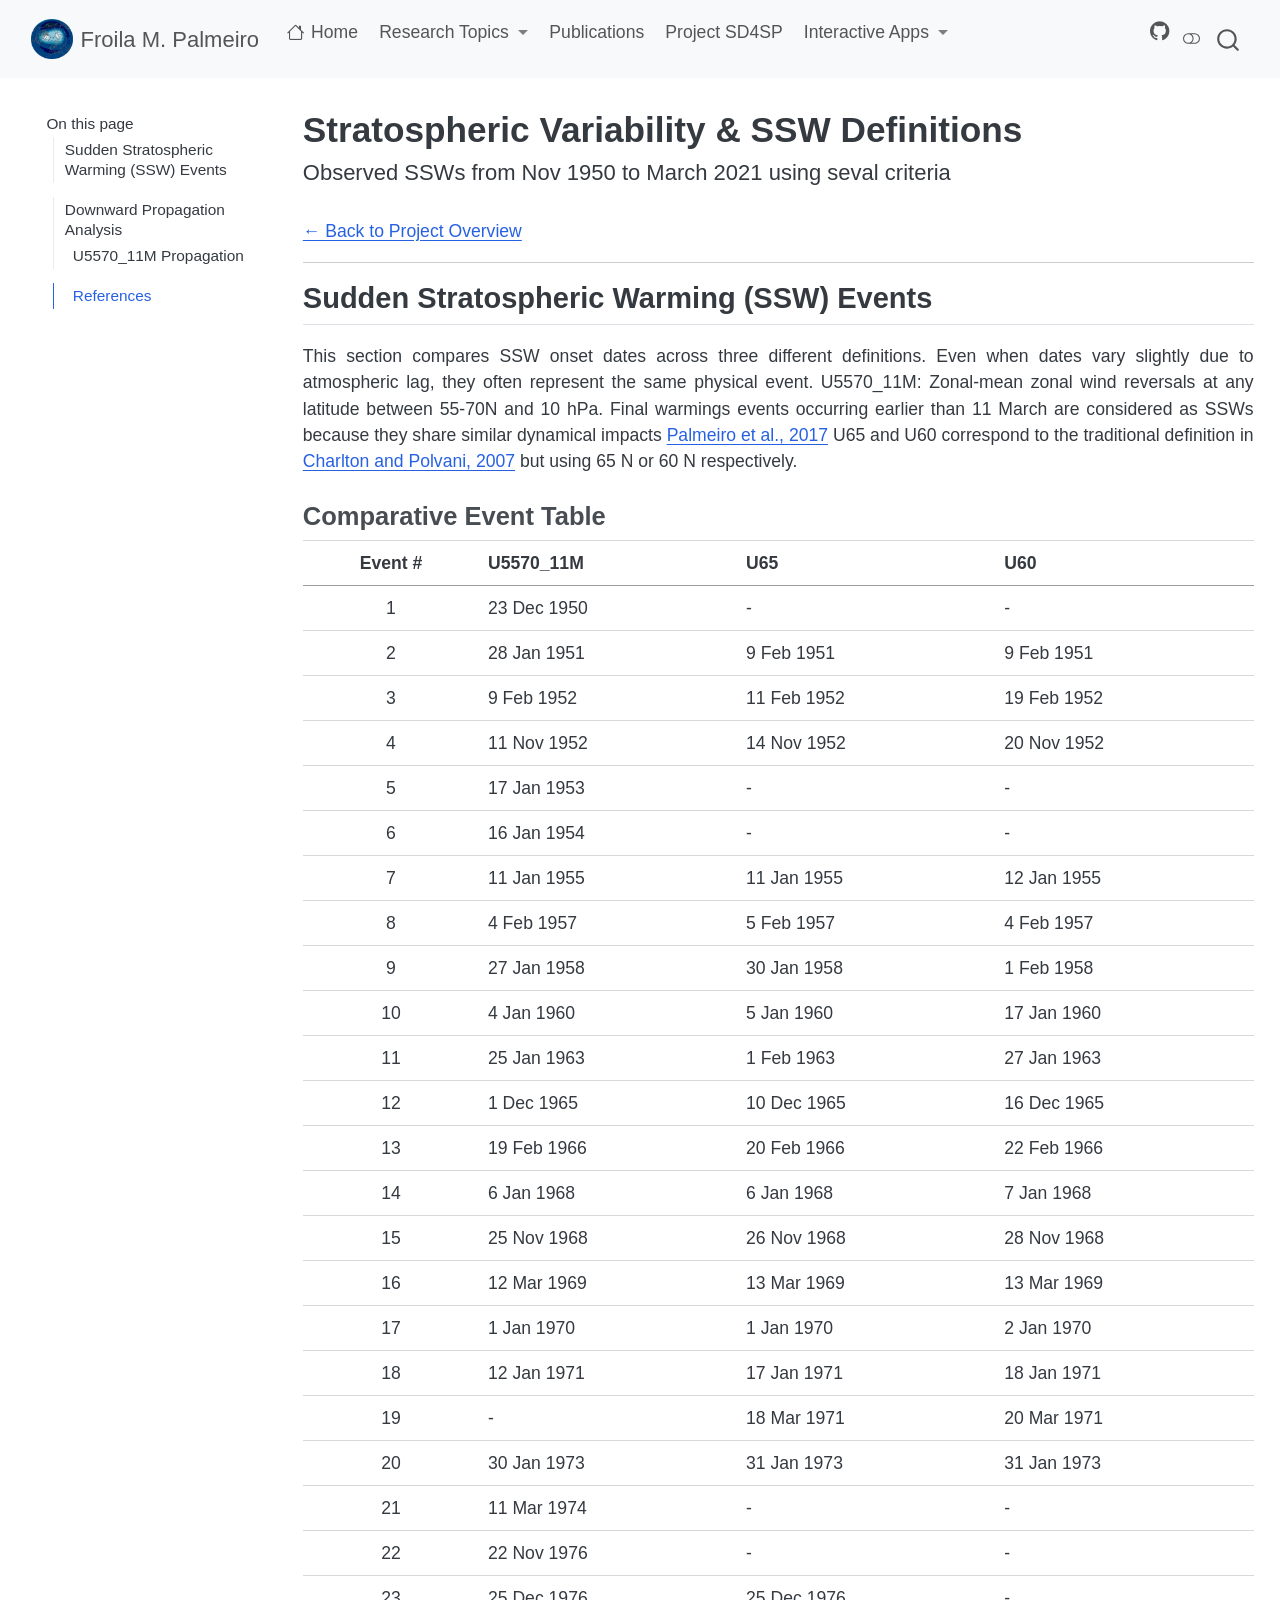
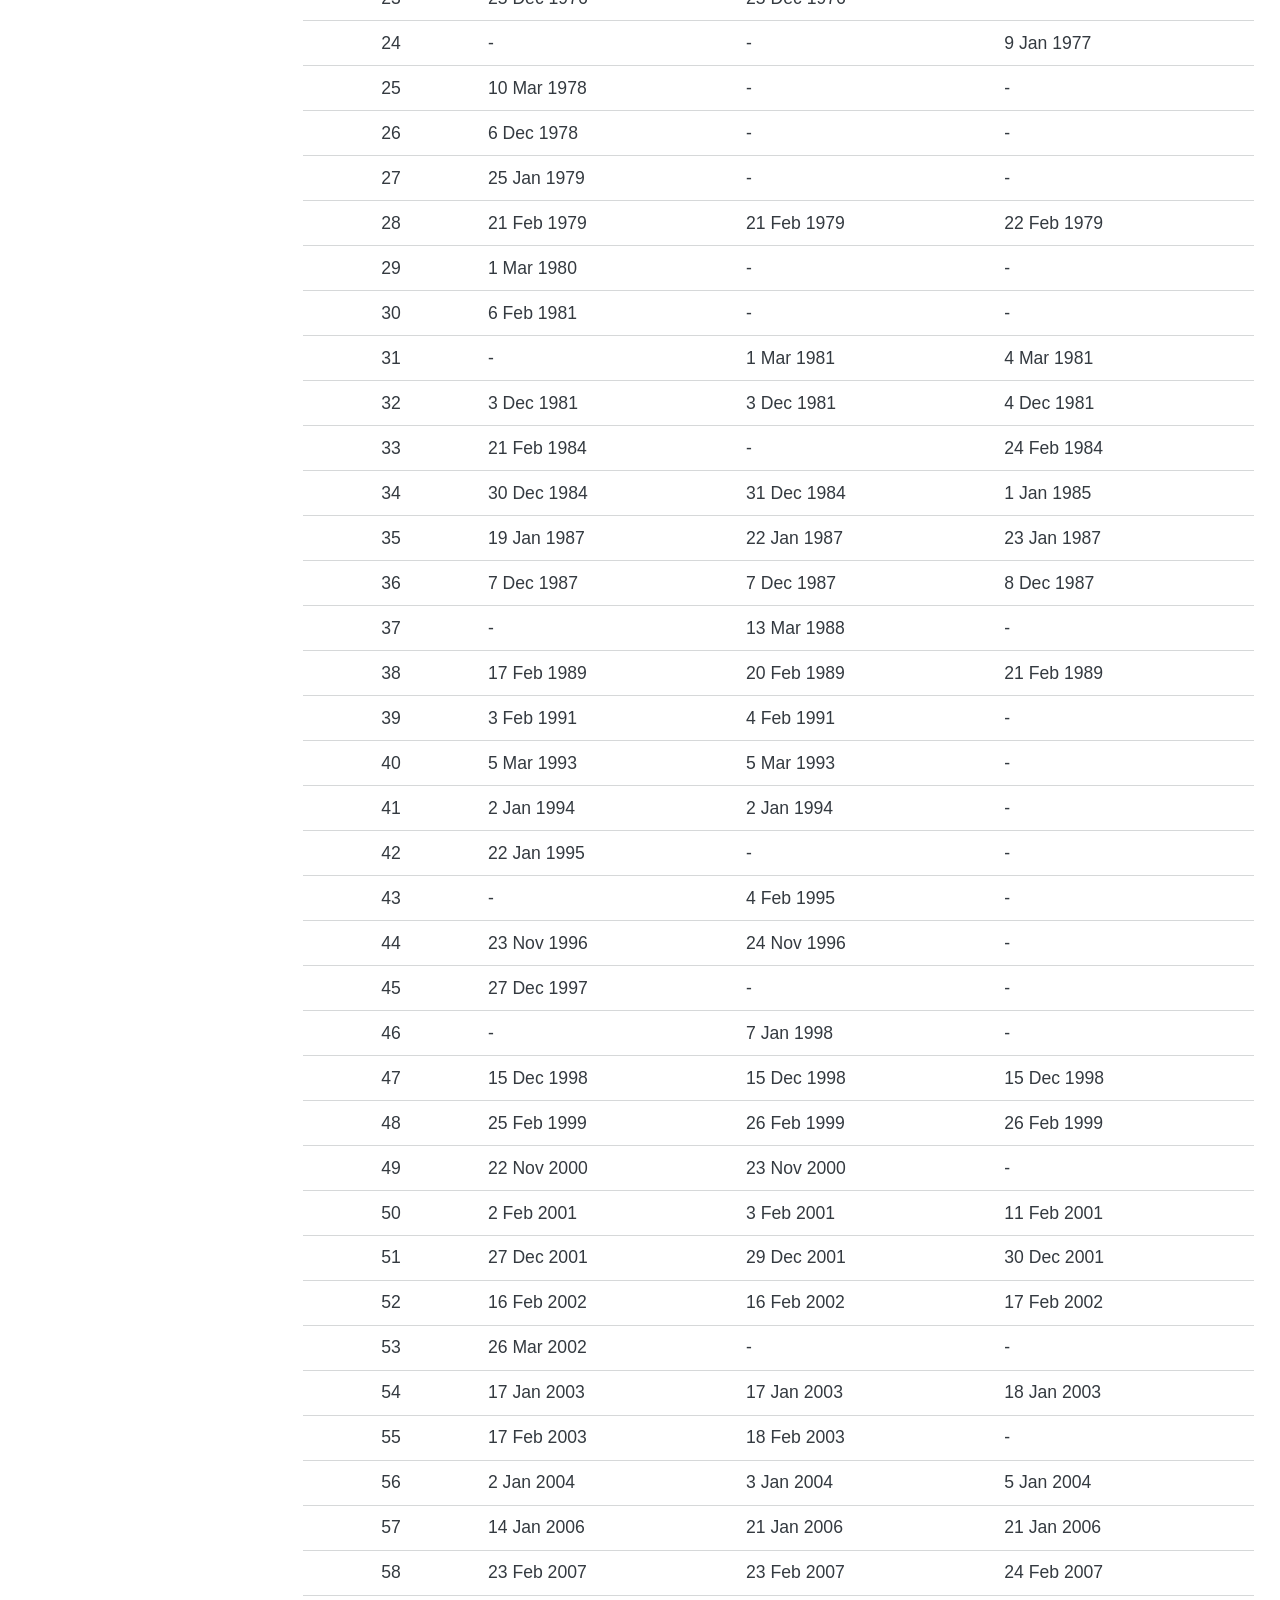
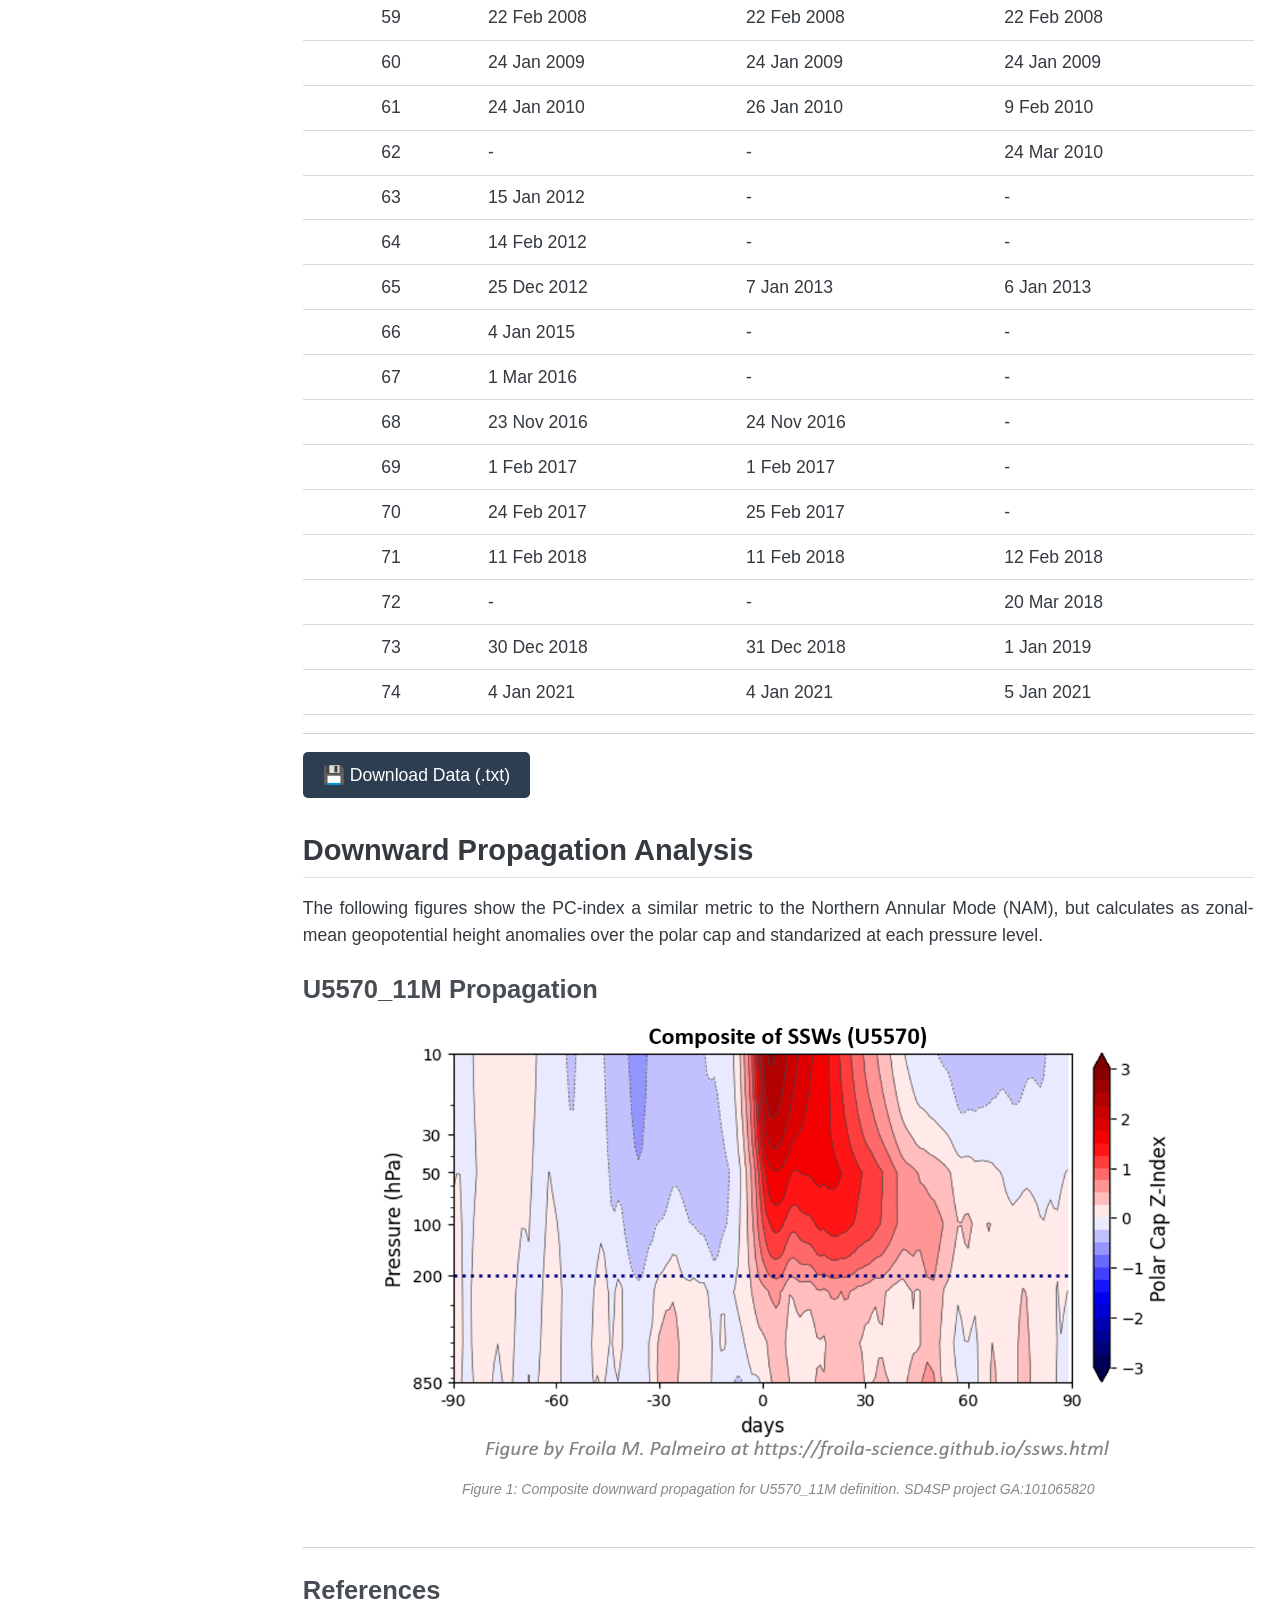
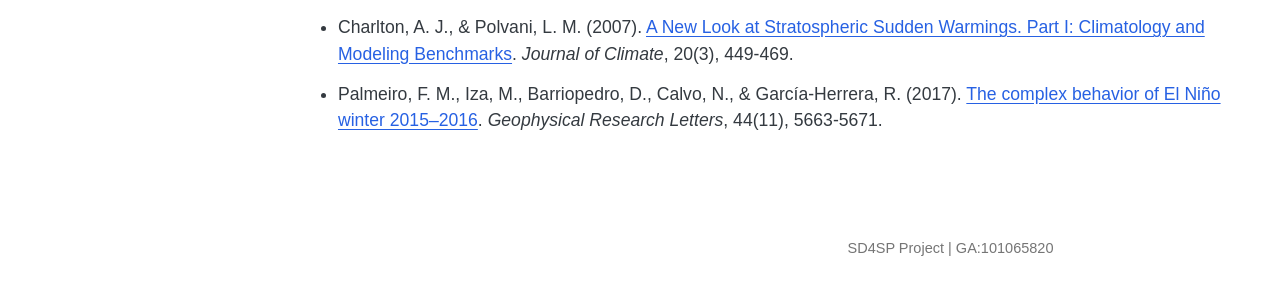
<file: ssws.html>
<!DOCTYPE html>
<html xmlns="http://www.w3.org/1999/xhtml" lang="en" xml:lang="en"><head>

<meta charset="utf-8">
<meta name="generator" content="quarto-1.10.19">

<meta name="viewport" content="width=device-width, initial-scale=1.0, user-scalable=yes">


<title>Stratospheric Variability &amp; SSW Definitions – Froila M. Palmeiro</title>
<style>
/* Default styles provided by pandoc.
** See https://pandoc.org/MANUAL.html#variables-for-html for config info.
*/
span.smallcaps{font-variant: small-caps;}
div.columns{display: flex; gap: 1.5em;}
div.column{flex: auto;}
@media screen {
div.columns{gap: min(4vw, 1.5em);}
div.column{overflow-x: auto;}
}
div.hanging-indent{margin-left: 1.5em; text-indent: -1.5em;}
ul.task-list{list-style: none;}
ul.task-list li input[type="checkbox"] {
  width: 0.8em;
  margin: 0 0.8em 0.2em -1em; /* quarto-specific, see https://github.com/quarto-dev/quarto-cli/issues/4556 */ 
  vertical-align: middle;
}
</style>


<script src="site_libs/quarto-nav/quarto-nav.js"></script>
<script src="site_libs/quarto-nav/headroom.min.js"></script>
<script src="site_libs/clipboard/clipboard.min.js"></script>
<script src="site_libs/quarto-search/autocomplete.umd.js"></script>
<script src="site_libs/quarto-search/fuse.min.js"></script>
<script src="site_libs/quarto-search/quarto-search.js"></script>
<meta name="quarto:offset" content="./">
<script src="site_libs/quarto-html/quarto.js" type="module"></script>
<script src="site_libs/quarto-html/tabsets/tabsets.js" type="module"></script>
<script src="site_libs/quarto-html/popper.min.js"></script>
<script src="site_libs/quarto-html/tippy.umd.min.js"></script>
<script src="site_libs/quarto-html/anchor.min.js"></script>
<link href="site_libs/quarto-html/tippy.css" rel="stylesheet">
<link href="site_libs/quarto-html/quarto-syntax-highlighting-bf27225e3a48a9273f3daa8f8e829971.css" rel="stylesheet" class="quarto-color-scheme" id="quarto-text-highlighting-styles">
<link href="site_libs/quarto-html/quarto-syntax-highlighting-dark-b626d73c4c936ccc3cb08be7d45d1df6.css" rel="stylesheet" class="quarto-color-scheme quarto-color-alternate" id="quarto-text-highlighting-styles">
<link href="site_libs/quarto-html/quarto-syntax-highlighting-bf27225e3a48a9273f3daa8f8e829971.css" rel="stylesheet" class="quarto-color-scheme-extra" id="quarto-text-highlighting-styles">
<script src="site_libs/bootstrap/bootstrap.min.js"></script>
<link href="site_libs/bootstrap/bootstrap-icons.css" rel="stylesheet">
<link href="site_libs/bootstrap/bootstrap-687d9e80cb1309ed8222e153348109c7.min.css" rel="stylesheet" append-hash="true" class="quarto-color-scheme" id="quarto-bootstrap" data-mode="light">
<link href="site_libs/bootstrap/bootstrap-dark-4dbe070cd8a55f1f7ac22ffd32b1b0ca.min.css" rel="stylesheet" append-hash="true" class="quarto-color-scheme quarto-color-alternate" id="quarto-bootstrap" data-mode="dark">
<link href="site_libs/bootstrap/bootstrap-687d9e80cb1309ed8222e153348109c7.min.css" rel="stylesheet" append-hash="true" class="quarto-color-scheme-extra" id="quarto-bootstrap" data-mode="light">
<script id="quarto-search-options" type="application/json">{
  "location": "navbar",
  "copy-button": false,
  "collapse-after": 3,
  "panel-placement": "end",
  "type": "overlay",
  "limit": 50,
  "keyboard-shortcut": [
    "f",
    "/",
    "s"
  ],
  "show-item-context": false,
  "language": {
    "search-no-results-text": "No results",
    "search-matching-documents-text": "matching documents",
    "search-copy-link-title": "Copy link to search",
    "search-hide-matches-text": "Hide additional matches",
    "search-more-match-text": "more match in this document",
    "search-more-matches-text": "more matches in this document",
    "search-clear-button-title": "Clear",
    "search-text-placeholder": "",
    "search-detached-cancel-button-title": "Cancel",
    "search-submit-button-title": "Submit",
    "search-label": "Search"
  }
}</script>
<style>html{ scroll-behavior: smooth; }</style>


<link rel="stylesheet" href="styles.css">
</head>

<body class="floating nav-fixed quarto-light"><script id="quarto-html-before-body" type="application/javascript">
    const toggleBodyColorMode = (bsSheetEl) => {
      const mode = bsSheetEl.getAttribute("data-mode");
      const bodyEl = window.document.querySelector("body");
      if (mode === "dark") {
        bodyEl.classList.add("quarto-dark");
        bodyEl.classList.remove("quarto-light");
      } else {
        bodyEl.classList.add("quarto-light");
        bodyEl.classList.remove("quarto-dark");
      }
    }
    const toggleBodyColorPrimary = () => {
      const bsSheetEl = window.document.querySelector("link#quarto-bootstrap:not([rel=disabled-stylesheet])");
      if (bsSheetEl) {
        toggleBodyColorMode(bsSheetEl);
      }
    }
    const setColorSchemeToggle = (alternate) => {
      const toggles = window.document.querySelectorAll('.quarto-color-scheme-toggle');
      for (let i=0; i < toggles.length; i++) {
        const toggle = toggles[i];
        if (toggle) {
          if (alternate) {
            toggle.classList.add("alternate");
          } else {
            toggle.classList.remove("alternate");
          }
        }
      }
    };
    const toggleColorMode = (alternate) => {
      // Switch the stylesheets
      const primaryStylesheets = window.document.querySelectorAll('link.quarto-color-scheme:not(.quarto-color-alternate)');
      const alternateStylesheets = window.document.querySelectorAll('link.quarto-color-scheme.quarto-color-alternate');
      manageTransitions('#quarto-margin-sidebar .nav-link', false);
      if (alternate) {
        // note: dark is layered on light, we don't disable primary!
        enableStylesheet(alternateStylesheets);
        for (const sheetNode of alternateStylesheets) {
          if (sheetNode.id === "quarto-bootstrap") {
            toggleBodyColorMode(sheetNode);
          }
        }
      } else {
        disableStylesheet(alternateStylesheets);
        enableStylesheet(primaryStylesheets)
        toggleBodyColorPrimary();
      }
      manageTransitions('#quarto-margin-sidebar .nav-link', true);
      // Switch the toggles
      setColorSchemeToggle(alternate)
      // Hack to workaround the fact that safari doesn't
      // properly recolor the scrollbar when toggling (#1455)
      if (navigator.userAgent.indexOf('Safari') > 0 && navigator.userAgent.indexOf('Chrome') == -1) {
        manageTransitions("body", false);
        window.scrollTo(0, 1);
        setTimeout(() => {
          window.scrollTo(0, 0);
          manageTransitions("body", true);
        }, 40);
      }
    }
    const disableStylesheet = (stylesheets) => {
      for (let i=0; i < stylesheets.length; i++) {
        const stylesheet = stylesheets[i];
        stylesheet.rel = 'disabled-stylesheet';
      }
    }
    const enableStylesheet = (stylesheets) => {
      for (let i=0; i < stylesheets.length; i++) {
        const stylesheet = stylesheets[i];
        if(stylesheet.rel !== 'stylesheet') { // for Chrome, which will still FOUC without this check
          stylesheet.rel = 'stylesheet';
        }
      }
    }
    const manageTransitions = (selector, allowTransitions) => {
      const els = window.document.querySelectorAll(selector);
      for (let i=0; i < els.length; i++) {
        const el = els[i];
        if (allowTransitions) {
          el.classList.remove('notransition');
        } else {
          el.classList.add('notransition');
        }
      }
    }
    const isFileUrl = () => {
      return window.location.protocol === 'file:';
    }
    const hasAlternateSentinel = () => {
      let styleSentinel = getColorSchemeSentinel();
      if (styleSentinel !== null) {
        return styleSentinel === "alternate";
      } else {
        return false;
      }
    }
    const setStyleSentinel = (alternate) => {
      const value = alternate ? "alternate" : "default";
      if (!isFileUrl()) {
        window.localStorage.setItem("quarto-color-scheme", value);
      } else {
        localAlternateSentinel = value;
      }
    }
    const getColorSchemeSentinel = () => {
      if (!isFileUrl()) {
        const storageValue = window.localStorage.getItem("quarto-color-scheme");
        return storageValue != null ? storageValue : localAlternateSentinel;
      } else {
        return localAlternateSentinel;
      }
    }
    const toggleGiscusIfUsed = (isAlternate, darkModeDefault) => {
      const baseTheme = document.querySelector('#giscus-base-theme')?.value ?? 'light';
      const alternateTheme = document.querySelector('#giscus-alt-theme')?.value ?? 'dark';
      let newTheme = '';
      if(authorPrefersDark) {
        newTheme = isAlternate ? baseTheme : alternateTheme;
      } else {
        newTheme = isAlternate ? alternateTheme : baseTheme;
      }
      const changeGiscusTheme = () => {
        // From: https://github.com/giscus/giscus/issues/336
        const sendMessage = (message) => {
          const iframe = document.querySelector('iframe.giscus-frame');
          if (!iframe) return;
          iframe.contentWindow.postMessage({ giscus: message }, 'https://giscus.app');
        }
        sendMessage({
          setConfig: {
            theme: newTheme
          }
        });
      }
      const isGiscussLoaded = window.document.querySelector('iframe.giscus-frame') !== null;
      if (isGiscussLoaded) {
        changeGiscusTheme();
      }
    };
    const authorPrefersDark = false;
    const darkModeDefault = authorPrefersDark;
      document.querySelector('link#quarto-text-highlighting-styles.quarto-color-scheme-extra').rel = 'disabled-stylesheet';
      document.querySelector('link#quarto-bootstrap.quarto-color-scheme-extra').rel = 'disabled-stylesheet';
    let localAlternateSentinel = darkModeDefault ? 'alternate' : 'default';
    // Dark / light mode switch
    window.quartoToggleColorScheme = () => {
      // Read the current dark / light value
      let toAlternate = !hasAlternateSentinel();
      toggleColorMode(toAlternate);
      setStyleSentinel(toAlternate);
      toggleGiscusIfUsed(toAlternate, darkModeDefault);
      window.dispatchEvent(new Event('resize'));
    };
    // Switch to dark mode if need be
    if (hasAlternateSentinel()) {
      toggleColorMode(true);
    } else {
      toggleColorMode(false);
    }
  </script>

<div id="quarto-search-results"></div>
  <header id="quarto-header" class="headroom fixed-top">
    <nav class="navbar navbar-expand-lg " data-bs-theme="dark">
      <div class="navbar-container container-fluid">
      <div class="navbar-brand-container mx-auto">
    <a href="./index.html" class="navbar-brand navbar-brand-logo">
    <img src="./ssw.png" alt="" class="navbar-logo light-content">
    <img src="./ssw.png" alt="" class="navbar-logo dark-content">
    </a>
    <a class="navbar-brand" href="./index.html">
    <span class="navbar-title">Froila M. Palmeiro</span>
    </a>
  </div>
            <div id="quarto-search" class="" title="Search"></div>
          <button class="navbar-toggler" type="button" data-bs-toggle="collapse" data-bs-target="#navbarCollapse" aria-controls="navbarCollapse" role="menu" aria-expanded="false" aria-label="Toggle navigation" onclick="if (window.quartoToggleHeadroom) { window.quartoToggleHeadroom(); }">
  <span class="navbar-toggler-icon"></span>
</button>
          <div class="collapse navbar-collapse" id="navbarCollapse">
            <ul class="navbar-nav navbar-nav-scroll me-auto">
  <li class="nav-item">
    <a class="nav-link" href="./index.html"> <i class="bi bi-house" role="img">
</i> 
<span class="menu-text">Home</span></a>
  </li>  
  <li class="nav-item dropdown ">
    <a class="nav-link dropdown-toggle" href="#" id="nav-menu-research-topics" role="link" data-bs-toggle="dropdown" aria-expanded="false">
 <span class="menu-text">Research Topics</span>
    </a>
    <ul class="dropdown-menu" aria-labelledby="nav-menu-research-topics">    
        <li>
    <a class="dropdown-item" href="./stratospheric_variability.html">
 <span class="dropdown-text">Stratospheric Variability</span></a>
  </li>  
        <li>
    <a class="dropdown-item" href="./nae.html">
 <span class="dropdown-text">NAE</span></a>
  </li>  
        <li>
    <a class="dropdown-item" href="./enso.html">
 <span class="dropdown-text">ENSO</span></a>
  </li>  
        <li>
    <a class="dropdown-item" href="./app.html">
 <span class="dropdown-text">QBO</span></a>
  </li>  
    </ul>
  </li>
  <li class="nav-item">
    <a class="nav-link" href="./publications.html"> 
<span class="menu-text">Publications</span></a>
  </li>  
  <li class="nav-item">
    <a class="nav-link" href="./sd4sp_project.html"> 
<span class="menu-text">Project SD4SP</span></a>
  </li>  
  <li class="nav-item dropdown ">
    <a class="nav-link dropdown-toggle" href="#" id="nav-menu-interactive-apps" role="link" data-bs-toggle="dropdown" aria-expanded="false">
 <span class="menu-text">Interactive Apps</span>
    </a>
    <ul class="dropdown-menu" aria-labelledby="nav-menu-interactive-apps">    
        <li>
    <a class="dropdown-item" href="./ssw_app.html">
 <span class="dropdown-text">Extreme Stratospheric Events (SSWs &amp; SPVs)</span></a>
  </li>  
        <li>
    <a class="dropdown-item" href="./app.html">
 <span class="dropdown-text">QBO app</span></a>
  </li>  
        <li>
    <a class="dropdown-item" href="./enso.html">
 <span class="dropdown-text">ENSO</span></a>
  </li>  
    </ul>
  </li>
</ul>
            <ul class="navbar-nav navbar-nav-scroll ms-auto">
  <li class="nav-item compact">
    <a class="nav-link" href="https://github.com/Froila-science"> <i class="bi bi-github" role="img">
</i> 
<span class="menu-text"></span></a>
  </li>  
</ul>
          </div> <!-- /navcollapse -->
            <div class="quarto-navbar-tools">
  <a href="" class="quarto-color-scheme-toggle quarto-navigation-tool  px-1" onclick="window.quartoToggleColorScheme(); return false;" title="Toggle dark mode"><i class="bi"></i></a>
</div>
      </div> <!-- /container-fluid -->
    </nav>
</header>
<!-- content -->
<div id="quarto-content" class="quarto-container page-columns page-rows-contents page-layout-full page-navbar">
<!-- sidebar -->
  <nav id="quarto-sidebar" class="sidebar collapse collapse-horizontal quarto-sidebar-collapse-item sidebar-navigation floating overflow-auto">
    <nav id="TOC" role="doc-toc" class="toc-active">
    <h2 id="toc-title">On this page</h2>
   
  <ul>
  <li><a href="#sudden-stratospheric-warming-ssw-events" id="toc-sudden-stratospheric-warming-ssw-events" class="nav-link active" data-scroll-target="#sudden-stratospheric-warming-ssw-events">Sudden Stratospheric Warming (SSW) Events</a>
  <ul class="collapse">
  <li><a href="#comparative-event-table" id="toc-comparative-event-table" class="nav-link" data-scroll-target="#comparative-event-table">Comparative Event Table</a></li>
  </ul></li>
  <li><a href="#downward-propagation-analysis" id="toc-downward-propagation-analysis" class="nav-link" data-scroll-target="#downward-propagation-analysis">Downward Propagation Analysis</a>
  <ul class="collapse">
  <li><a href="#u5570_11m-propagation" id="toc-u5570_11m-propagation" class="nav-link" data-scroll-target="#u5570_11m-propagation">U5570_11M Propagation</a></li>
  <li><a href="#references" id="toc-references" class="nav-link" data-scroll-target="#references">References</a></li>
  </ul></li>
  </ul>
</nav>
</nav>
<div id="quarto-sidebar-glass" class="quarto-sidebar-collapse-item" data-bs-toggle="collapse" data-bs-target=".quarto-sidebar-collapse-item"></div>
<!-- margin-sidebar -->
    <div id="quarto-margin-sidebar" class="sidebar margin-sidebar zindex-bottom">
    </div>
<!-- main -->
<main class="content column-page-right" id="quarto-document-content">


<header id="title-block-header" class="quarto-title-block default">
<div class="quarto-title">
<h1 class="title">Stratospheric Variability &amp; SSW Definitions</h1>
<p class="subtitle lead">Observed SSWs from Nov 1950 to March 2021 using seval criteria</p>
</div>



<div class="quarto-title-meta column-page-right">

    
  
    
  </div>
  


</header>


<p><a href="sd4sp_project.html">← Back to Project Overview</a></p>
<hr>
<section id="sudden-stratospheric-warming-ssw-events" class="level2">
<h2 class="anchored" data-anchor-id="sudden-stratospheric-warming-ssw-events">Sudden Stratospheric Warming (SSW) Events</h2>
<p>This section compares SSW onset dates across three different definitions. Even when dates vary slightly due to atmospheric lag, they often represent the same physical event. U5570_11M: Zonal-mean zonal wind reversals at any latitude between 55-70N and 10 hPa. Final warmings events occurring earlier than 11 March are considered as SSWs because they share similar dynamical impacts <a href="https://agupubs.onlinelibrary.wiley.com/doi/full/10.1002/2017GL072920" target="_blank">Palmeiro et al., 2017</a> U65 and U60 correspond to the traditional definition in <a href="https://journals.ametsoc.org/view/journals/clim/20/3/jcli3996.1.xml">Charlton and Polvani, 2007</a> but using 65 N or 60 N respectively.</p>
<section id="comparative-event-table" class="level3">
<h3 class="anchored" data-anchor-id="comparative-event-table">Comparative Event Table</h3>
<table class="caption-top table">
<thead>
<tr class="header">
<th style="text-align: center;">Event #</th>
<th style="text-align: left;">U5570_11M</th>
<th style="text-align: left;">U65</th>
<th style="text-align: left;">U60</th>
</tr>
</thead>
<tbody>
<tr class="odd">
<td style="text-align: center;">1</td>
<td style="text-align: left;">23 Dec 1950</td>
<td style="text-align: left;">-</td>
<td style="text-align: left;">-</td>
</tr>
<tr class="even">
<td style="text-align: center;">2</td>
<td style="text-align: left;">28 Jan 1951</td>
<td style="text-align: left;">9 Feb 1951</td>
<td style="text-align: left;">9 Feb 1951</td>
</tr>
<tr class="odd">
<td style="text-align: center;">3</td>
<td style="text-align: left;">9 Feb 1952</td>
<td style="text-align: left;">11 Feb 1952</td>
<td style="text-align: left;">19 Feb 1952</td>
</tr>
<tr class="even">
<td style="text-align: center;">4</td>
<td style="text-align: left;">11 Nov 1952</td>
<td style="text-align: left;">14 Nov 1952</td>
<td style="text-align: left;">20 Nov 1952</td>
</tr>
<tr class="odd">
<td style="text-align: center;">5</td>
<td style="text-align: left;">17 Jan 1953</td>
<td style="text-align: left;">-</td>
<td style="text-align: left;">-</td>
</tr>
<tr class="even">
<td style="text-align: center;">6</td>
<td style="text-align: left;">16 Jan 1954</td>
<td style="text-align: left;">-</td>
<td style="text-align: left;">-</td>
</tr>
<tr class="odd">
<td style="text-align: center;">7</td>
<td style="text-align: left;">11 Jan 1955</td>
<td style="text-align: left;">11 Jan 1955</td>
<td style="text-align: left;">12 Jan 1955</td>
</tr>
<tr class="even">
<td style="text-align: center;">8</td>
<td style="text-align: left;">4 Feb 1957</td>
<td style="text-align: left;">5 Feb 1957</td>
<td style="text-align: left;">4 Feb 1957</td>
</tr>
<tr class="odd">
<td style="text-align: center;">9</td>
<td style="text-align: left;">27 Jan 1958</td>
<td style="text-align: left;">30 Jan 1958</td>
<td style="text-align: left;">1 Feb 1958</td>
</tr>
<tr class="even">
<td style="text-align: center;">10</td>
<td style="text-align: left;">4 Jan 1960</td>
<td style="text-align: left;">5 Jan 1960</td>
<td style="text-align: left;">17 Jan 1960</td>
</tr>
<tr class="odd">
<td style="text-align: center;">11</td>
<td style="text-align: left;">25 Jan 1963</td>
<td style="text-align: left;">1 Feb 1963</td>
<td style="text-align: left;">27 Jan 1963</td>
</tr>
<tr class="even">
<td style="text-align: center;">12</td>
<td style="text-align: left;">1 Dec 1965</td>
<td style="text-align: left;">10 Dec 1965</td>
<td style="text-align: left;">16 Dec 1965</td>
</tr>
<tr class="odd">
<td style="text-align: center;">13</td>
<td style="text-align: left;">19 Feb 1966</td>
<td style="text-align: left;">20 Feb 1966</td>
<td style="text-align: left;">22 Feb 1966</td>
</tr>
<tr class="even">
<td style="text-align: center;">14</td>
<td style="text-align: left;">6 Jan 1968</td>
<td style="text-align: left;">6 Jan 1968</td>
<td style="text-align: left;">7 Jan 1968</td>
</tr>
<tr class="odd">
<td style="text-align: center;">15</td>
<td style="text-align: left;">25 Nov 1968</td>
<td style="text-align: left;">26 Nov 1968</td>
<td style="text-align: left;">28 Nov 1968</td>
</tr>
<tr class="even">
<td style="text-align: center;">16</td>
<td style="text-align: left;">12 Mar 1969</td>
<td style="text-align: left;">13 Mar 1969</td>
<td style="text-align: left;">13 Mar 1969</td>
</tr>
<tr class="odd">
<td style="text-align: center;">17</td>
<td style="text-align: left;">1 Jan 1970</td>
<td style="text-align: left;">1 Jan 1970</td>
<td style="text-align: left;">2 Jan 1970</td>
</tr>
<tr class="even">
<td style="text-align: center;">18</td>
<td style="text-align: left;">12 Jan 1971</td>
<td style="text-align: left;">17 Jan 1971</td>
<td style="text-align: left;">18 Jan 1971</td>
</tr>
<tr class="odd">
<td style="text-align: center;">19</td>
<td style="text-align: left;">-</td>
<td style="text-align: left;">18 Mar 1971</td>
<td style="text-align: left;">20 Mar 1971</td>
</tr>
<tr class="even">
<td style="text-align: center;">20</td>
<td style="text-align: left;">30 Jan 1973</td>
<td style="text-align: left;">31 Jan 1973</td>
<td style="text-align: left;">31 Jan 1973</td>
</tr>
<tr class="odd">
<td style="text-align: center;">21</td>
<td style="text-align: left;">11 Mar 1974</td>
<td style="text-align: left;">-</td>
<td style="text-align: left;">-</td>
</tr>
<tr class="even">
<td style="text-align: center;">22</td>
<td style="text-align: left;">22 Nov 1976</td>
<td style="text-align: left;">-</td>
<td style="text-align: left;">-</td>
</tr>
<tr class="odd">
<td style="text-align: center;">23</td>
<td style="text-align: left;">25 Dec 1976</td>
<td style="text-align: left;">25 Dec 1976</td>
<td style="text-align: left;">-</td>
</tr>
<tr class="even">
<td style="text-align: center;">24</td>
<td style="text-align: left;">-</td>
<td style="text-align: left;">-</td>
<td style="text-align: left;">9 Jan 1977</td>
</tr>
<tr class="odd">
<td style="text-align: center;">25</td>
<td style="text-align: left;">10 Mar 1978</td>
<td style="text-align: left;">-</td>
<td style="text-align: left;">-</td>
</tr>
<tr class="even">
<td style="text-align: center;">26</td>
<td style="text-align: left;">6 Dec 1978</td>
<td style="text-align: left;">-</td>
<td style="text-align: left;">-</td>
</tr>
<tr class="odd">
<td style="text-align: center;">27</td>
<td style="text-align: left;">25 Jan 1979</td>
<td style="text-align: left;">-</td>
<td style="text-align: left;">-</td>
</tr>
<tr class="even">
<td style="text-align: center;">28</td>
<td style="text-align: left;">21 Feb 1979</td>
<td style="text-align: left;">21 Feb 1979</td>
<td style="text-align: left;">22 Feb 1979</td>
</tr>
<tr class="odd">
<td style="text-align: center;">29</td>
<td style="text-align: left;">1 Mar 1980</td>
<td style="text-align: left;">-</td>
<td style="text-align: left;">-</td>
</tr>
<tr class="even">
<td style="text-align: center;">30</td>
<td style="text-align: left;">6 Feb 1981</td>
<td style="text-align: left;">-</td>
<td style="text-align: left;">-</td>
</tr>
<tr class="odd">
<td style="text-align: center;">31</td>
<td style="text-align: left;">-</td>
<td style="text-align: left;">1 Mar 1981</td>
<td style="text-align: left;">4 Mar 1981</td>
</tr>
<tr class="even">
<td style="text-align: center;">32</td>
<td style="text-align: left;">3 Dec 1981</td>
<td style="text-align: left;">3 Dec 1981</td>
<td style="text-align: left;">4 Dec 1981</td>
</tr>
<tr class="odd">
<td style="text-align: center;">33</td>
<td style="text-align: left;">21 Feb 1984</td>
<td style="text-align: left;">-</td>
<td style="text-align: left;">24 Feb 1984</td>
</tr>
<tr class="even">
<td style="text-align: center;">34</td>
<td style="text-align: left;">30 Dec 1984</td>
<td style="text-align: left;">31 Dec 1984</td>
<td style="text-align: left;">1 Jan 1985</td>
</tr>
<tr class="odd">
<td style="text-align: center;">35</td>
<td style="text-align: left;">19 Jan 1987</td>
<td style="text-align: left;">22 Jan 1987</td>
<td style="text-align: left;">23 Jan 1987</td>
</tr>
<tr class="even">
<td style="text-align: center;">36</td>
<td style="text-align: left;">7 Dec 1987</td>
<td style="text-align: left;">7 Dec 1987</td>
<td style="text-align: left;">8 Dec 1987</td>
</tr>
<tr class="odd">
<td style="text-align: center;">37</td>
<td style="text-align: left;">-</td>
<td style="text-align: left;">13 Mar 1988</td>
<td style="text-align: left;">-</td>
</tr>
<tr class="even">
<td style="text-align: center;">38</td>
<td style="text-align: left;">17 Feb 1989</td>
<td style="text-align: left;">20 Feb 1989</td>
<td style="text-align: left;">21 Feb 1989</td>
</tr>
<tr class="odd">
<td style="text-align: center;">39</td>
<td style="text-align: left;">3 Feb 1991</td>
<td style="text-align: left;">4 Feb 1991</td>
<td style="text-align: left;">-</td>
</tr>
<tr class="even">
<td style="text-align: center;">40</td>
<td style="text-align: left;">5 Mar 1993</td>
<td style="text-align: left;">5 Mar 1993</td>
<td style="text-align: left;">-</td>
</tr>
<tr class="odd">
<td style="text-align: center;">41</td>
<td style="text-align: left;">2 Jan 1994</td>
<td style="text-align: left;">2 Jan 1994</td>
<td style="text-align: left;">-</td>
</tr>
<tr class="even">
<td style="text-align: center;">42</td>
<td style="text-align: left;">22 Jan 1995</td>
<td style="text-align: left;">-</td>
<td style="text-align: left;">-</td>
</tr>
<tr class="odd">
<td style="text-align: center;">43</td>
<td style="text-align: left;">-</td>
<td style="text-align: left;">4 Feb 1995</td>
<td style="text-align: left;">-</td>
</tr>
<tr class="even">
<td style="text-align: center;">44</td>
<td style="text-align: left;">23 Nov 1996</td>
<td style="text-align: left;">24 Nov 1996</td>
<td style="text-align: left;">-</td>
</tr>
<tr class="odd">
<td style="text-align: center;">45</td>
<td style="text-align: left;">27 Dec 1997</td>
<td style="text-align: left;">-</td>
<td style="text-align: left;">-</td>
</tr>
<tr class="even">
<td style="text-align: center;">46</td>
<td style="text-align: left;">-</td>
<td style="text-align: left;">7 Jan 1998</td>
<td style="text-align: left;">-</td>
</tr>
<tr class="odd">
<td style="text-align: center;">47</td>
<td style="text-align: left;">15 Dec 1998</td>
<td style="text-align: left;">15 Dec 1998</td>
<td style="text-align: left;">15 Dec 1998</td>
</tr>
<tr class="even">
<td style="text-align: center;">48</td>
<td style="text-align: left;">25 Feb 1999</td>
<td style="text-align: left;">26 Feb 1999</td>
<td style="text-align: left;">26 Feb 1999</td>
</tr>
<tr class="odd">
<td style="text-align: center;">49</td>
<td style="text-align: left;">22 Nov 2000</td>
<td style="text-align: left;">23 Nov 2000</td>
<td style="text-align: left;">-</td>
</tr>
<tr class="even">
<td style="text-align: center;">50</td>
<td style="text-align: left;">2 Feb 2001</td>
<td style="text-align: left;">3 Feb 2001</td>
<td style="text-align: left;">11 Feb 2001</td>
</tr>
<tr class="odd">
<td style="text-align: center;">51</td>
<td style="text-align: left;">27 Dec 2001</td>
<td style="text-align: left;">29 Dec 2001</td>
<td style="text-align: left;">30 Dec 2001</td>
</tr>
<tr class="even">
<td style="text-align: center;">52</td>
<td style="text-align: left;">16 Feb 2002</td>
<td style="text-align: left;">16 Feb 2002</td>
<td style="text-align: left;">17 Feb 2002</td>
</tr>
<tr class="odd">
<td style="text-align: center;">53</td>
<td style="text-align: left;">26 Mar 2002</td>
<td style="text-align: left;">-</td>
<td style="text-align: left;">-</td>
</tr>
<tr class="even">
<td style="text-align: center;">54</td>
<td style="text-align: left;">17 Jan 2003</td>
<td style="text-align: left;">17 Jan 2003</td>
<td style="text-align: left;">18 Jan 2003</td>
</tr>
<tr class="odd">
<td style="text-align: center;">55</td>
<td style="text-align: left;">17 Feb 2003</td>
<td style="text-align: left;">18 Feb 2003</td>
<td style="text-align: left;">-</td>
</tr>
<tr class="even">
<td style="text-align: center;">56</td>
<td style="text-align: left;">2 Jan 2004</td>
<td style="text-align: left;">3 Jan 2004</td>
<td style="text-align: left;">5 Jan 2004</td>
</tr>
<tr class="odd">
<td style="text-align: center;">57</td>
<td style="text-align: left;">14 Jan 2006</td>
<td style="text-align: left;">21 Jan 2006</td>
<td style="text-align: left;">21 Jan 2006</td>
</tr>
<tr class="even">
<td style="text-align: center;">58</td>
<td style="text-align: left;">23 Feb 2007</td>
<td style="text-align: left;">23 Feb 2007</td>
<td style="text-align: left;">24 Feb 2007</td>
</tr>
<tr class="odd">
<td style="text-align: center;">59</td>
<td style="text-align: left;">22 Feb 2008</td>
<td style="text-align: left;">22 Feb 2008</td>
<td style="text-align: left;">22 Feb 2008</td>
</tr>
<tr class="even">
<td style="text-align: center;">60</td>
<td style="text-align: left;">24 Jan 2009</td>
<td style="text-align: left;">24 Jan 2009</td>
<td style="text-align: left;">24 Jan 2009</td>
</tr>
<tr class="odd">
<td style="text-align: center;">61</td>
<td style="text-align: left;">24 Jan 2010</td>
<td style="text-align: left;">26 Jan 2010</td>
<td style="text-align: left;">9 Feb 2010</td>
</tr>
<tr class="even">
<td style="text-align: center;">62</td>
<td style="text-align: left;">-</td>
<td style="text-align: left;">-</td>
<td style="text-align: left;">24 Mar 2010</td>
</tr>
<tr class="odd">
<td style="text-align: center;">63</td>
<td style="text-align: left;">15 Jan 2012</td>
<td style="text-align: left;">-</td>
<td style="text-align: left;">-</td>
</tr>
<tr class="even">
<td style="text-align: center;">64</td>
<td style="text-align: left;">14 Feb 2012</td>
<td style="text-align: left;">-</td>
<td style="text-align: left;">-</td>
</tr>
<tr class="odd">
<td style="text-align: center;">65</td>
<td style="text-align: left;">25 Dec 2012</td>
<td style="text-align: left;">7 Jan 2013</td>
<td style="text-align: left;">6 Jan 2013</td>
</tr>
<tr class="even">
<td style="text-align: center;">66</td>
<td style="text-align: left;">4 Jan 2015</td>
<td style="text-align: left;">-</td>
<td style="text-align: left;">-</td>
</tr>
<tr class="odd">
<td style="text-align: center;">67</td>
<td style="text-align: left;">1 Mar 2016</td>
<td style="text-align: left;">-</td>
<td style="text-align: left;">-</td>
</tr>
<tr class="even">
<td style="text-align: center;">68</td>
<td style="text-align: left;">23 Nov 2016</td>
<td style="text-align: left;">24 Nov 2016</td>
<td style="text-align: left;">-</td>
</tr>
<tr class="odd">
<td style="text-align: center;">69</td>
<td style="text-align: left;">1 Feb 2017</td>
<td style="text-align: left;">1 Feb 2017</td>
<td style="text-align: left;">-</td>
</tr>
<tr class="even">
<td style="text-align: center;">70</td>
<td style="text-align: left;">24 Feb 2017</td>
<td style="text-align: left;">25 Feb 2017</td>
<td style="text-align: left;">-</td>
</tr>
<tr class="odd">
<td style="text-align: center;">71</td>
<td style="text-align: left;">11 Feb 2018</td>
<td style="text-align: left;">11 Feb 2018</td>
<td style="text-align: left;">12 Feb 2018</td>
</tr>
<tr class="even">
<td style="text-align: center;">72</td>
<td style="text-align: left;">-</td>
<td style="text-align: left;">-</td>
<td style="text-align: left;">20 Mar 2018</td>
</tr>
<tr class="odd">
<td style="text-align: center;">73</td>
<td style="text-align: left;">30 Dec 2018</td>
<td style="text-align: left;">31 Dec 2018</td>
<td style="text-align: left;">1 Jan 2019</td>
</tr>
<tr class="even">
<td style="text-align: center;">74</td>
<td style="text-align: left;">4 Jan 2021</td>
<td style="text-align: left;">4 Jan 2021</td>
<td style="text-align: left;">5 Jan 2021</td>
</tr>
</tbody>
</table>
<hr>
<button onclick="downloadCSV()" style="background-color: #2c3e50; color: white; border: none; padding: 10px 20px; border-radius: 5px; cursor: pointer;">
💾 Download Data (.txt)
</button>
</section>
</section>
<section id="downward-propagation-analysis" class="level2">
<h2 class="anchored" data-anchor-id="downward-propagation-analysis">Downward Propagation Analysis</h2>
<p>The following figures show the PC-index a similar metric to the Northern Annular Mode (NAM), but calculates as zonal-mean geopotential height anomalies over the polar cap and standarized at each pressure level.</p>
<section id="u5570_11m-propagation" class="level3">
<h3 class="anchored" data-anchor-id="u5570_11m-propagation">U5570_11M Propagation</h3>
<div style="display: flex; flex-direction: column; align-items: center; margin-bottom: 30px;">
<img src="downward_propagation.png" style="width: 85%;" alt="Composite downward propagation for U5570_11M definition">
<p style="font-size: 0.8rem; font-style: italic; color: #888; margin-top: 5px; text-align: center;">
Figure 1: Composite downward propagation for U5570_11M definition. SD4SP project GA:101065820
</p>
</div>
<hr>
<script>
function downloadCSV() {
  let content = "Event,U5570_11M,U65,U60\n";
  const rows = document.querySelectorAll("table tr");
  for (let i = 1; i < rows.length; i++) {
    const cols = rows[i].querySelectorAll("td");
    content += Array.from(cols).map(c => c.innerText).join(",") + "\n";
  }
  const blob = new Blob([content], { type: 'text/plain' });
  const url = window.URL.createObjectURL(blob);
  const a = document.createElement('a');
  a.href = url;
  a.download = 'ssw_events_sd4sp.txt';
  a.click();
}
</script>
</section>
<section id="references" class="level3">
<h3 class="anchored" data-anchor-id="references">References</h3>
<ul>
<li>Charlton, A. J., &amp; Polvani, L. M. (2007). <a href="https://journals.ametsoc.org/view/journals/clim/20/3/jcli3996.1.xml">A New Look at Stratospheric Sudden Warmings. Part I: Climatology and Modeling Benchmarks</a>. <em>Journal of Climate</em>, 20(3), 449-469.</li>
<li>Palmeiro, F. M., Iza, M., Barriopedro, D., Calvo, N., &amp; García‐Herrera, R. (2017). <a href="https://agupubs.onlinelibrary.wiley.com/doi/full/10.1002/2017GL072920">The complex behavior of El Niño winter 2015–2016</a>. <em>Geophysical Research Letters</em>, 44(11), 5663-5671.</li>
</ul>


</section>
</section>

</main> <!-- /main -->
<script id="quarto-html-after-body" type="application/javascript">
  window.document.addEventListener("DOMContentLoaded", function (event) {
    // Ensure there is a toggle, if there isn't float one in the top right
    if (window.document.querySelector('.quarto-color-scheme-toggle') === null) {
      const a = window.document.createElement('a');
      a.classList.add('top-right');
      a.classList.add('quarto-color-scheme-toggle');
      a.href = "";
      a.onclick = function() { try { window.quartoToggleColorScheme(); } catch {} return false; };
      const i = window.document.createElement("i");
      i.classList.add('bi');
      a.appendChild(i);
      window.document.body.appendChild(a);
    }
    setColorSchemeToggle(hasAlternateSentinel())
    const icon = "";
    const anchorJS = new window.AnchorJS();
    anchorJS.options = {
      placement: 'right',
      icon: icon
    };
    anchorJS.add('.anchored');
    const isCodeAnnotation = (el) => {
      for (const clz of el.classList) {
        if (clz.startsWith('code-annotation-')) {                     
          return true;
        }
      }
      return false;
    }
    const onCopySuccess = function(e) {
      // button target
      const button = e.trigger;
      // don't keep focus
      button.blur();
      // flash "checked"
      button.classList.add('code-copy-button-checked');
      var currentTitle = button.getAttribute("title");
      button.setAttribute("title", "Copied!");
      let tooltip;
      if (window.bootstrap) {
        button.setAttribute("data-bs-toggle", "tooltip");
        button.setAttribute("data-bs-placement", "left");
        button.setAttribute("data-bs-title", "Copied!");
        tooltip = new bootstrap.Tooltip(button, 
          { trigger: "manual", 
            customClass: "code-copy-button-tooltip",
            offset: [0, -8]});
        tooltip.show();    
      }
      setTimeout(function() {
        if (tooltip) {
          tooltip.hide();
          button.removeAttribute("data-bs-title");
          button.removeAttribute("data-bs-toggle");
          button.removeAttribute("data-bs-placement");
        }
        button.setAttribute("title", currentTitle);
        button.classList.remove('code-copy-button-checked');
      }, 1000);
      // clear code selection
      e.clearSelection();
    }
    const getTextToCopy = function(trigger) {
      const outerScaffold = trigger.parentElement.cloneNode(true);
      const codeEl = outerScaffold.querySelector('code');
      for (const childEl of codeEl.children) {
        if (isCodeAnnotation(childEl)) {
          childEl.remove();
        }
      }
      return codeEl.innerText;
    }
    const clipboard = new window.ClipboardJS('.code-copy-button:not([data-in-quarto-modal])', {
      text: getTextToCopy
    });
    clipboard.on('success', onCopySuccess);
    if (window.document.getElementById('quarto-embedded-source-code-modal')) {
      const clipboardModal = new window.ClipboardJS('.code-copy-button[data-in-quarto-modal]', {
        text: getTextToCopy,
        container: window.document.getElementById('quarto-embedded-source-code-modal')
      });
      clipboardModal.on('success', onCopySuccess);
    }
      var localhostRegex = new RegExp(/^(?:http|https):\/\/localhost\:?[0-9]*\//);
      var mailtoRegex = new RegExp(/^mailto:/);
        var filterRegex = new RegExp("https:\/\/Froila-science\.github\.io\/");
      var isInternal = (href) => {
          return filterRegex.test(href) || localhostRegex.test(href) || mailtoRegex.test(href);
      }
      // Inspect non-navigation links and adorn them if external
     var links = window.document.querySelectorAll('a[href]:not(.nav-link):not(.navbar-brand):not(.toc-action):not(.sidebar-link):not(.sidebar-item-toggle):not(.pagination-link):not(.no-external):not([aria-hidden]):not(.dropdown-item):not(.quarto-navigation-tool):not(.about-link)');
      for (var i=0; i<links.length; i++) {
        const link = links[i];
        if (!isInternal(link.href)) {
          // undo the damage that might have been done by quarto-nav.js in the case of
          // links that we want to consider external
          if (link.dataset.originalHref !== undefined) {
            link.href = link.dataset.originalHref;
          }
        }
      }
    function tippyHover(el, contentFn, onTriggerFn, onUntriggerFn) {
      const config = {
        allowHTML: true,
        maxWidth: 500,
        delay: 100,
        arrow: false,
        appendTo: function(el) {
            return el.parentElement;
        },
        interactive: true,
        interactiveBorder: 10,
        theme: 'quarto',
        placement: 'bottom-start',
      };
      if (contentFn) {
        config.content = contentFn;
      }
      if (onTriggerFn) {
        config.onTrigger = onTriggerFn;
      }
      if (onUntriggerFn) {
        config.onUntrigger = onUntriggerFn;
      }
      window.tippy(el, config); 
    }
    const noterefs = window.document.querySelectorAll('a[role="doc-noteref"]');
    for (var i=0; i<noterefs.length; i++) {
      const ref = noterefs[i];
      tippyHover(ref, function() {
        // use id or data attribute instead here
        let href = ref.getAttribute('data-footnote-href') || ref.getAttribute('href');
        try { href = new URL(href).hash; } catch {}
        const id = href.replace(/^#\/?/, "");
        const note = window.document.getElementById(id);
        if (note) {
          return note.innerHTML;
        } else {
          return "";
        }
      });
    }
    const xrefs = window.document.querySelectorAll('a.quarto-xref');
    const processXRef = (id, note) => {
      // Strip column container classes
      const stripColumnClz = (el) => {
        el.classList.remove("page-full", "page-columns");
        if (el.children) {
          for (const child of el.children) {
            stripColumnClz(child);
          }
        }
      }
      stripColumnClz(note)
      if (id === null || id.startsWith('sec-')) {
        // Special case sections, only their first couple elements
        const container = document.createElement("div");
        if (note.children && note.children.length > 2) {
          container.appendChild(note.children[0].cloneNode(true));
          for (let i = 1; i < note.children.length; i++) {
            const child = note.children[i];
            if (child.tagName === "P" && child.innerText === "") {
              continue;
            } else {
              container.appendChild(child.cloneNode(true));
              break;
            }
          }
          if (window.Quarto?.typesetMath) {
            window.Quarto.typesetMath(container);
          }
          return container.innerHTML
        } else {
          if (window.Quarto?.typesetMath) {
            window.Quarto.typesetMath(note);
          }
          return note.innerHTML;
        }
      } else {
        // Remove any anchor links if they are present
        const anchorLink = note.querySelector('a.anchorjs-link');
        if (anchorLink) {
          anchorLink.remove();
        }
        if (window.Quarto?.typesetMath) {
          window.Quarto.typesetMath(note);
        }
        if (note.classList.contains("callout")) {
          return note.outerHTML;
        } else {
          return note.innerHTML;
        }
      }
    }
    for (var i=0; i<xrefs.length; i++) {
      const xref = xrefs[i];
      tippyHover(xref, undefined, function(instance) {
        instance.disable();
        let url = xref.getAttribute('href');
        let hash = undefined; 
        if (url.startsWith('#')) {
          hash = url;
        } else {
          try { hash = new URL(url).hash; } catch {}
        }
        if (hash) {
          const id = hash.replace(/^#\/?/, "");
          const note = window.document.getElementById(id);
          if (note !== null) {
            try {
              const html = processXRef(id, note.cloneNode(true));
              instance.setContent(html);
            } finally {
              instance.enable();
              instance.show();
            }
          } else {
            // See if we can fetch this
            fetch(url.split('#')[0])
            .then(res => res.text())
            .then(html => {
              const parser = new DOMParser();
              const htmlDoc = parser.parseFromString(html, "text/html");
              const note = htmlDoc.getElementById(id);
              if (note !== null) {
                const html = processXRef(id, note);
                instance.setContent(html);
              } 
            }).finally(() => {
              instance.enable();
              instance.show();
            });
          }
        } else {
          // See if we can fetch a full url (with no hash to target)
          // This is a special case and we should probably do some content thinning / targeting
          fetch(url)
          .then(res => res.text())
          .then(html => {
            const parser = new DOMParser();
            const htmlDoc = parser.parseFromString(html, "text/html");
            const note = htmlDoc.querySelector('main.content');
            if (note !== null) {
              // This should only happen for chapter cross references
              // (since there is no id in the URL)
              // remove the first header
              if (note.children.length > 0 && note.children[0].tagName === "HEADER") {
                note.children[0].remove();
              }
              const html = processXRef(null, note);
              instance.setContent(html);
            } 
          }).finally(() => {
            instance.enable();
            instance.show();
          });
        }
      }, function(instance) {
      });
    }
        let selectedAnnoteEl;
        const selectorForAnnotation = ( cell, annotation) => {
          let cellAttr = 'data-code-cell="' + cell + '"';
          let lineAttr = 'data-code-annotation="' +  annotation + '"';
          const selector = 'span[' + cellAttr + '][' + lineAttr + ']';
          return selector;
        }
        const selectCodeLines = (annoteEl) => {
          const doc = window.document;
          const targetCell = annoteEl.getAttribute("data-target-cell");
          const targetAnnotation = annoteEl.getAttribute("data-target-annotation");
          const annoteSpan = window.document.querySelector(selectorForAnnotation(targetCell, targetAnnotation));
          const lines = annoteSpan.getAttribute("data-code-lines").split(",");
          const lineIds = lines.map((line) => {
            return targetCell + "-" + line;
          })
          let top = null;
          let height = null;
          let parent = null;
          if (lineIds.length > 0) {
              //compute the position of the single el (top and bottom and make a div)
              const el = window.document.getElementById(lineIds[0]);
              top = el.offsetTop;
              height = el.offsetHeight;
              parent = el.parentElement.parentElement;
            if (lineIds.length > 1) {
              const lastEl = window.document.getElementById(lineIds[lineIds.length - 1]);
              const bottom = lastEl.offsetTop + lastEl.offsetHeight;
              height = bottom - top;
            }
            if (top !== null && height !== null && parent !== null) {
              // cook up a div (if necessary) and position it 
              let div = window.document.getElementById("code-annotation-line-highlight");
              if (div === null) {
                div = window.document.createElement("div");
                div.setAttribute("id", "code-annotation-line-highlight");
                div.style.position = 'absolute';
                parent.appendChild(div);
              }
              div.style.top = top - 2 + "px";
              div.style.height = height + 4 + "px";
              div.style.left = 0;
              let gutterDiv = window.document.getElementById("code-annotation-line-highlight-gutter");
              if (gutterDiv === null) {
                gutterDiv = window.document.createElement("div");
                gutterDiv.setAttribute("id", "code-annotation-line-highlight-gutter");
                gutterDiv.style.position = 'absolute';
                const codeCell = window.document.getElementById(targetCell);
                const gutter = codeCell.querySelector('.code-annotation-gutter');
                gutter.appendChild(gutterDiv);
              }
              gutterDiv.style.top = top - 2 + "px";
              gutterDiv.style.height = height + 4 + "px";
            }
            selectedAnnoteEl = annoteEl;
          }
        };
        const unselectCodeLines = () => {
          const elementsIds = ["code-annotation-line-highlight", "code-annotation-line-highlight-gutter"];
          elementsIds.forEach((elId) => {
            const div = window.document.getElementById(elId);
            if (div) {
              div.remove();
            }
          });
          selectedAnnoteEl = undefined;
        };
          // Handle positioning of the toggle
      window.addEventListener(
        "resize",
        throttle(() => {
          elRect = undefined;
          if (selectedAnnoteEl) {
            selectCodeLines(selectedAnnoteEl);
          }
        }, 10)
      );
      function throttle(fn, ms) {
      let throttle = false;
      let timer;
        return (...args) => {
          if(!throttle) { // first call gets through
              fn.apply(this, args);
              throttle = true;
          } else { // all the others get throttled
              if(timer) clearTimeout(timer); // cancel #2
              timer = setTimeout(() => {
                fn.apply(this, args);
                timer = throttle = false;
              }, ms);
          }
        };
      }
        // Attach click handler to the DT
        const annoteDls = window.document.querySelectorAll('dt[data-target-cell]');
        for (const annoteDlNode of annoteDls) {
          annoteDlNode.addEventListener('click', (event) => {
            const clickedEl = event.target;
            if (clickedEl !== selectedAnnoteEl) {
              unselectCodeLines();
              const activeEl = window.document.querySelector('dt[data-target-cell].code-annotation-active');
              if (activeEl) {
                activeEl.classList.remove('code-annotation-active');
              }
              selectCodeLines(clickedEl);
              clickedEl.classList.add('code-annotation-active');
            } else {
              // Unselect the line
              unselectCodeLines();
              clickedEl.classList.remove('code-annotation-active');
            }
          });
        }
    const findCites = (el) => {
      const parentEl = el.parentElement;
      if (parentEl) {
        const cites = parentEl.dataset.cites;
        if (cites) {
          return {
            el,
            cites: cites.split(' ')
          };
        } else {
          return findCites(el.parentElement)
        }
      } else {
        return undefined;
      }
    };
    var bibliorefs = window.document.querySelectorAll('a[role="doc-biblioref"]');
    for (var i=0; i<bibliorefs.length; i++) {
      const ref = bibliorefs[i];
      const citeInfo = findCites(ref);
      if (citeInfo) {
        tippyHover(citeInfo.el, function() {
          var popup = window.document.createElement('div');
          citeInfo.cites.forEach(function(cite) {
            var citeDiv = window.document.createElement('div');
            citeDiv.classList.add('hanging-indent');
            citeDiv.classList.add('csl-entry');
            var biblioDiv = window.document.getElementById('ref-' + cite);
            if (biblioDiv) {
              citeDiv.innerHTML = biblioDiv.innerHTML;
            }
            popup.appendChild(citeDiv);
          });
          return popup.innerHTML;
        });
      }
    }
  });
  </script>
</div> <!-- /content -->
<footer class="footer">
  <div class="nav-footer">
    <div class="nav-footer-left">
<div id="google_translate_element">

</div>
<script type="text/javascript">
  function googleTranslateElementInit() {
    new google.translate.TranslateElement({
      pageLanguage: 'en', 
      includedLanguages: 'es,en,it,ca', 
      layout: google.translate.TranslateElement.InlineLayout.SIMPLE
    }, 'google_translate_element');
  }
</script>
<script type="text/javascript" src="//translate.google.com/translate_a/element.js?cb=googleTranslateElementInit"></script>
</div>   
    <div class="nav-footer-center">
      &nbsp;
    </div>
    <div class="nav-footer-right">
<p>SD4SP Project | GA:101065820</p>
</div>
  </div>
</footer>




<script src="site_libs/quarto-html/zenscroll-min.js"></script>
</body></html>
</file>
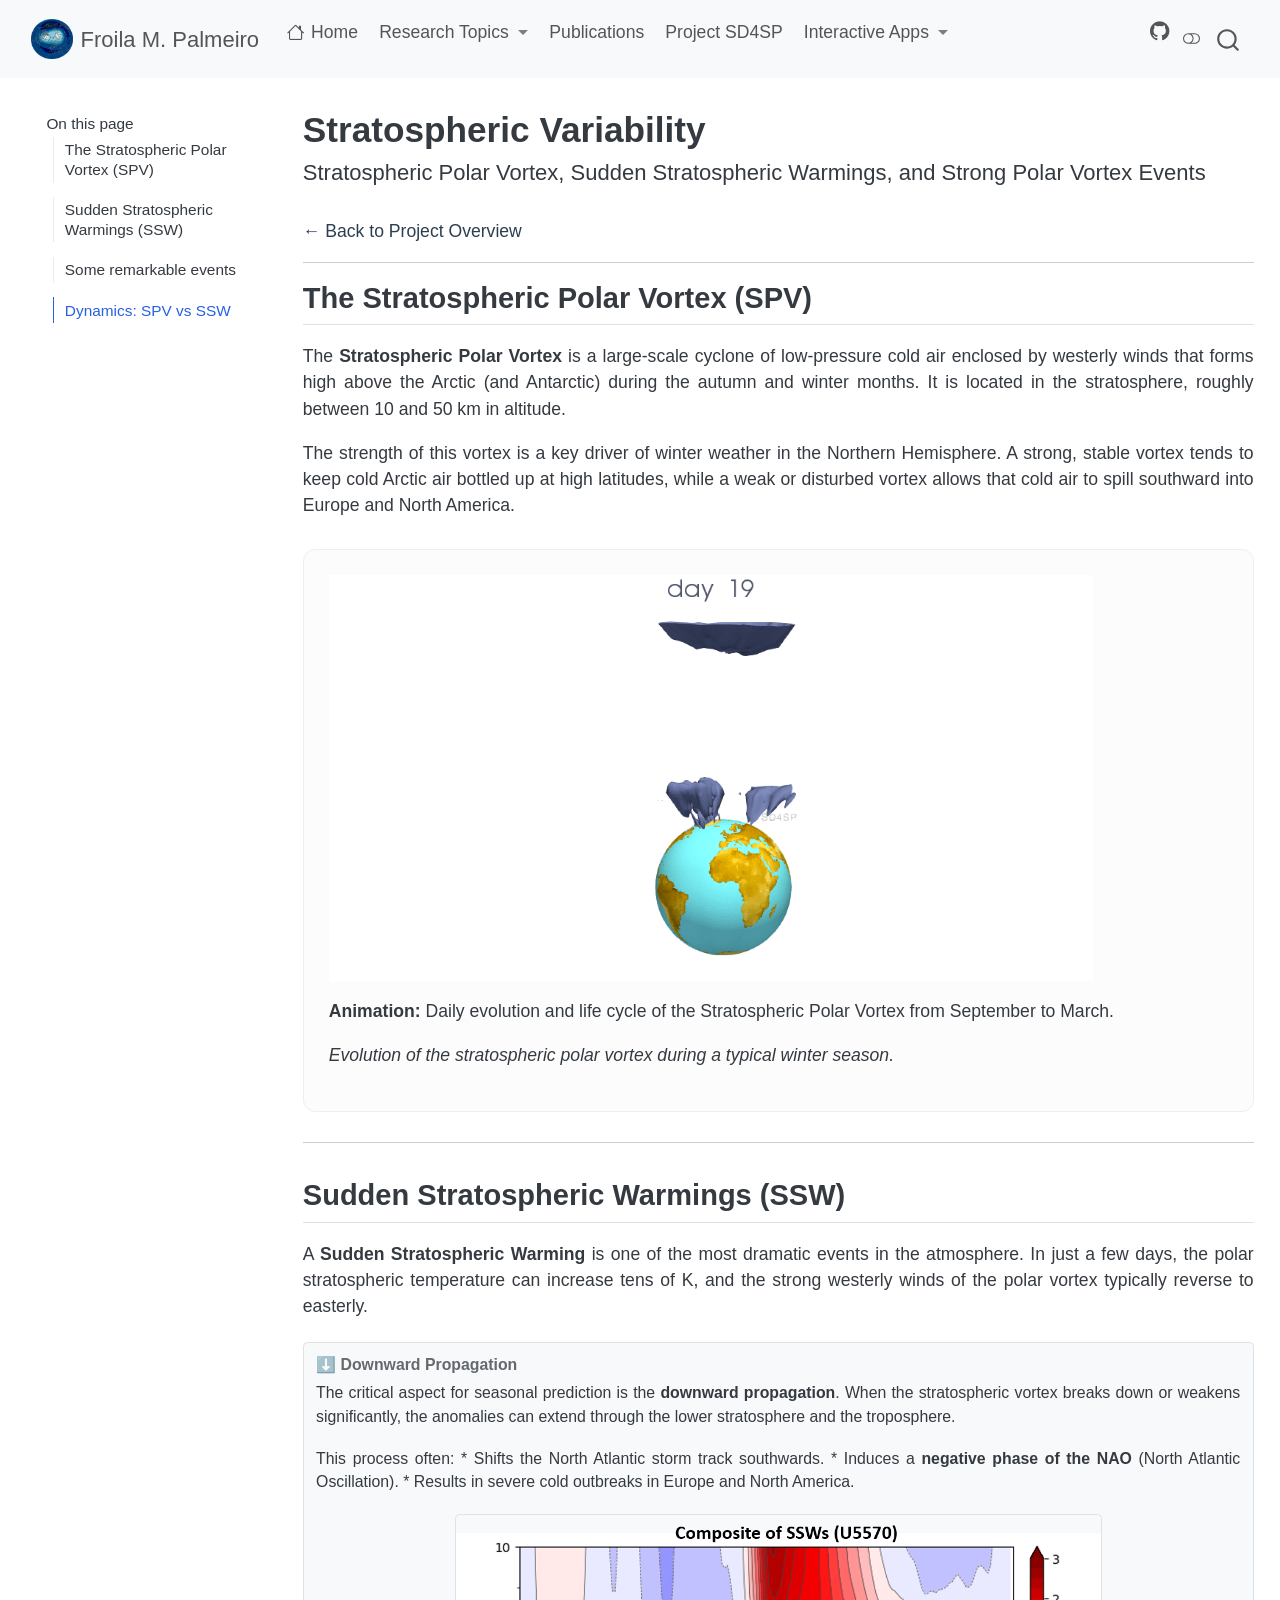
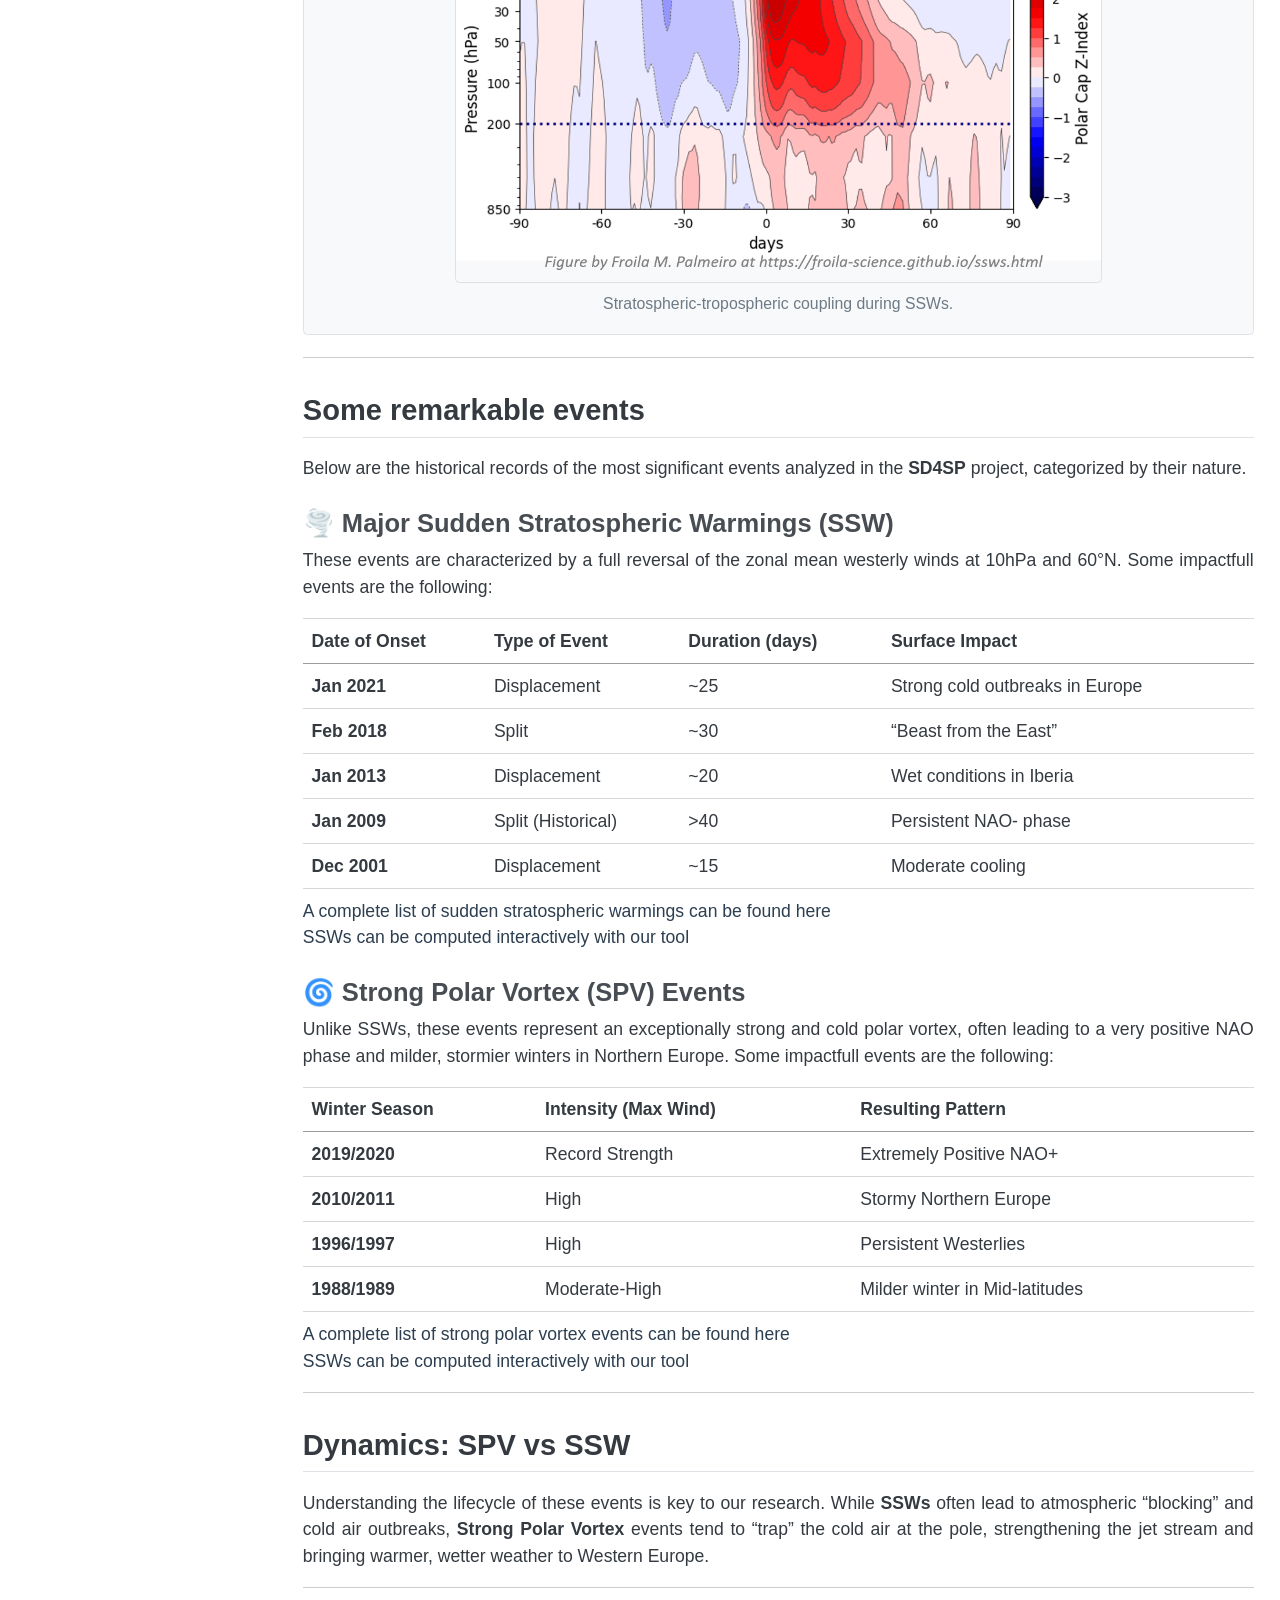
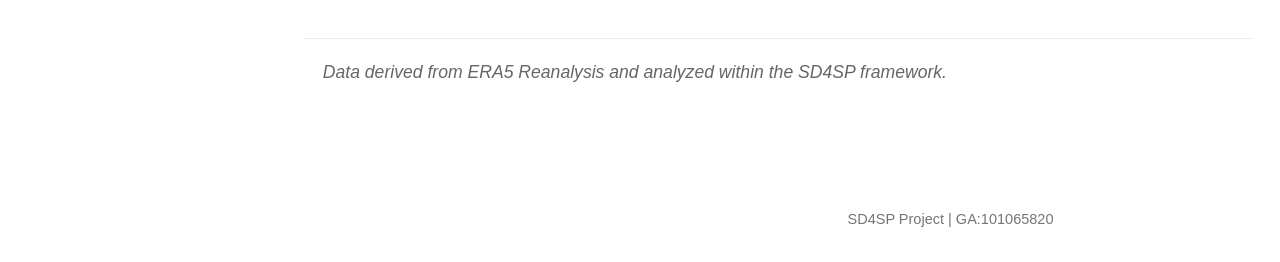
<file: stratospheric_variability.html>
<!DOCTYPE html>
<html xmlns="http://www.w3.org/1999/xhtml" lang="en" xml:lang="en"><head>

<meta charset="utf-8">
<meta name="generator" content="quarto-1.10.19">

<meta name="viewport" content="width=device-width, initial-scale=1.0, user-scalable=yes">


<title>Stratospheric Variability – Froila M. Palmeiro</title>
<style>
/* Default styles provided by pandoc.
** See https://pandoc.org/MANUAL.html#variables-for-html for config info.
*/
span.smallcaps{font-variant: small-caps;}
div.columns{display: flex; gap: 1.5em;}
div.column{flex: auto;}
@media screen {
div.columns{gap: min(4vw, 1.5em);}
div.column{overflow-x: auto;}
}
div.hanging-indent{margin-left: 1.5em; text-indent: -1.5em;}
ul.task-list{list-style: none;}
ul.task-list li input[type="checkbox"] {
  width: 0.8em;
  margin: 0 0.8em 0.2em -1em; /* quarto-specific, see https://github.com/quarto-dev/quarto-cli/issues/4556 */ 
  vertical-align: middle;
}
</style>


<script src="site_libs/quarto-nav/quarto-nav.js"></script>
<script src="site_libs/quarto-nav/headroom.min.js"></script>
<script src="site_libs/clipboard/clipboard.min.js"></script>
<script src="site_libs/quarto-search/autocomplete.umd.js"></script>
<script src="site_libs/quarto-search/fuse.min.js"></script>
<script src="site_libs/quarto-search/quarto-search.js"></script>
<meta name="quarto:offset" content="./">
<script src="site_libs/quarto-html/quarto.js" type="module"></script>
<script src="site_libs/quarto-html/tabsets/tabsets.js" type="module"></script>
<script src="site_libs/quarto-html/popper.min.js"></script>
<script src="site_libs/quarto-html/tippy.umd.min.js"></script>
<script src="site_libs/quarto-html/anchor.min.js"></script>
<link href="site_libs/quarto-html/tippy.css" rel="stylesheet">
<link href="site_libs/quarto-html/quarto-syntax-highlighting-bf27225e3a48a9273f3daa8f8e829971.css" rel="stylesheet" class="quarto-color-scheme" id="quarto-text-highlighting-styles">
<link href="site_libs/quarto-html/quarto-syntax-highlighting-dark-b626d73c4c936ccc3cb08be7d45d1df6.css" rel="stylesheet" class="quarto-color-scheme quarto-color-alternate" id="quarto-text-highlighting-styles">
<link href="site_libs/quarto-html/quarto-syntax-highlighting-bf27225e3a48a9273f3daa8f8e829971.css" rel="stylesheet" class="quarto-color-scheme-extra" id="quarto-text-highlighting-styles">
<script src="site_libs/bootstrap/bootstrap.min.js"></script>
<link href="site_libs/bootstrap/bootstrap-icons.css" rel="stylesheet">
<link href="site_libs/bootstrap/bootstrap-687d9e80cb1309ed8222e153348109c7.min.css" rel="stylesheet" append-hash="true" class="quarto-color-scheme" id="quarto-bootstrap" data-mode="light">
<link href="site_libs/bootstrap/bootstrap-dark-4dbe070cd8a55f1f7ac22ffd32b1b0ca.min.css" rel="stylesheet" append-hash="true" class="quarto-color-scheme quarto-color-alternate" id="quarto-bootstrap" data-mode="dark">
<link href="site_libs/bootstrap/bootstrap-687d9e80cb1309ed8222e153348109c7.min.css" rel="stylesheet" append-hash="true" class="quarto-color-scheme-extra" id="quarto-bootstrap" data-mode="light">
<script id="quarto-search-options" type="application/json">{
  "location": "navbar",
  "copy-button": false,
  "collapse-after": 3,
  "panel-placement": "end",
  "type": "overlay",
  "limit": 50,
  "keyboard-shortcut": [
    "f",
    "/",
    "s"
  ],
  "show-item-context": false,
  "language": {
    "search-no-results-text": "No results",
    "search-matching-documents-text": "matching documents",
    "search-copy-link-title": "Copy link to search",
    "search-hide-matches-text": "Hide additional matches",
    "search-more-match-text": "more match in this document",
    "search-more-matches-text": "more matches in this document",
    "search-clear-button-title": "Clear",
    "search-text-placeholder": "",
    "search-detached-cancel-button-title": "Cancel",
    "search-submit-button-title": "Submit",
    "search-label": "Search"
  }
}</script>
<style>html{ scroll-behavior: smooth; }</style>


<link rel="stylesheet" href="styles.css">
</head>

<body class="floating nav-fixed quarto-light"><script id="quarto-html-before-body" type="application/javascript">
    const toggleBodyColorMode = (bsSheetEl) => {
      const mode = bsSheetEl.getAttribute("data-mode");
      const bodyEl = window.document.querySelector("body");
      if (mode === "dark") {
        bodyEl.classList.add("quarto-dark");
        bodyEl.classList.remove("quarto-light");
      } else {
        bodyEl.classList.add("quarto-light");
        bodyEl.classList.remove("quarto-dark");
      }
    }
    const toggleBodyColorPrimary = () => {
      const bsSheetEl = window.document.querySelector("link#quarto-bootstrap:not([rel=disabled-stylesheet])");
      if (bsSheetEl) {
        toggleBodyColorMode(bsSheetEl);
      }
    }
    const setColorSchemeToggle = (alternate) => {
      const toggles = window.document.querySelectorAll('.quarto-color-scheme-toggle');
      for (let i=0; i < toggles.length; i++) {
        const toggle = toggles[i];
        if (toggle) {
          if (alternate) {
            toggle.classList.add("alternate");
          } else {
            toggle.classList.remove("alternate");
          }
        }
      }
    };
    const toggleColorMode = (alternate) => {
      // Switch the stylesheets
      const primaryStylesheets = window.document.querySelectorAll('link.quarto-color-scheme:not(.quarto-color-alternate)');
      const alternateStylesheets = window.document.querySelectorAll('link.quarto-color-scheme.quarto-color-alternate');
      manageTransitions('#quarto-margin-sidebar .nav-link', false);
      if (alternate) {
        // note: dark is layered on light, we don't disable primary!
        enableStylesheet(alternateStylesheets);
        for (const sheetNode of alternateStylesheets) {
          if (sheetNode.id === "quarto-bootstrap") {
            toggleBodyColorMode(sheetNode);
          }
        }
      } else {
        disableStylesheet(alternateStylesheets);
        enableStylesheet(primaryStylesheets)
        toggleBodyColorPrimary();
      }
      manageTransitions('#quarto-margin-sidebar .nav-link', true);
      // Switch the toggles
      setColorSchemeToggle(alternate)
      // Hack to workaround the fact that safari doesn't
      // properly recolor the scrollbar when toggling (#1455)
      if (navigator.userAgent.indexOf('Safari') > 0 && navigator.userAgent.indexOf('Chrome') == -1) {
        manageTransitions("body", false);
        window.scrollTo(0, 1);
        setTimeout(() => {
          window.scrollTo(0, 0);
          manageTransitions("body", true);
        }, 40);
      }
    }
    const disableStylesheet = (stylesheets) => {
      for (let i=0; i < stylesheets.length; i++) {
        const stylesheet = stylesheets[i];
        stylesheet.rel = 'disabled-stylesheet';
      }
    }
    const enableStylesheet = (stylesheets) => {
      for (let i=0; i < stylesheets.length; i++) {
        const stylesheet = stylesheets[i];
        if(stylesheet.rel !== 'stylesheet') { // for Chrome, which will still FOUC without this check
          stylesheet.rel = 'stylesheet';
        }
      }
    }
    const manageTransitions = (selector, allowTransitions) => {
      const els = window.document.querySelectorAll(selector);
      for (let i=0; i < els.length; i++) {
        const el = els[i];
        if (allowTransitions) {
          el.classList.remove('notransition');
        } else {
          el.classList.add('notransition');
        }
      }
    }
    const isFileUrl = () => {
      return window.location.protocol === 'file:';
    }
    const hasAlternateSentinel = () => {
      let styleSentinel = getColorSchemeSentinel();
      if (styleSentinel !== null) {
        return styleSentinel === "alternate";
      } else {
        return false;
      }
    }
    const setStyleSentinel = (alternate) => {
      const value = alternate ? "alternate" : "default";
      if (!isFileUrl()) {
        window.localStorage.setItem("quarto-color-scheme", value);
      } else {
        localAlternateSentinel = value;
      }
    }
    const getColorSchemeSentinel = () => {
      if (!isFileUrl()) {
        const storageValue = window.localStorage.getItem("quarto-color-scheme");
        return storageValue != null ? storageValue : localAlternateSentinel;
      } else {
        return localAlternateSentinel;
      }
    }
    const toggleGiscusIfUsed = (isAlternate, darkModeDefault) => {
      const baseTheme = document.querySelector('#giscus-base-theme')?.value ?? 'light';
      const alternateTheme = document.querySelector('#giscus-alt-theme')?.value ?? 'dark';
      let newTheme = '';
      if(authorPrefersDark) {
        newTheme = isAlternate ? baseTheme : alternateTheme;
      } else {
        newTheme = isAlternate ? alternateTheme : baseTheme;
      }
      const changeGiscusTheme = () => {
        // From: https://github.com/giscus/giscus/issues/336
        const sendMessage = (message) => {
          const iframe = document.querySelector('iframe.giscus-frame');
          if (!iframe) return;
          iframe.contentWindow.postMessage({ giscus: message }, 'https://giscus.app');
        }
        sendMessage({
          setConfig: {
            theme: newTheme
          }
        });
      }
      const isGiscussLoaded = window.document.querySelector('iframe.giscus-frame') !== null;
      if (isGiscussLoaded) {
        changeGiscusTheme();
      }
    };
    const authorPrefersDark = false;
    const darkModeDefault = authorPrefersDark;
      document.querySelector('link#quarto-text-highlighting-styles.quarto-color-scheme-extra').rel = 'disabled-stylesheet';
      document.querySelector('link#quarto-bootstrap.quarto-color-scheme-extra').rel = 'disabled-stylesheet';
    let localAlternateSentinel = darkModeDefault ? 'alternate' : 'default';
    // Dark / light mode switch
    window.quartoToggleColorScheme = () => {
      // Read the current dark / light value
      let toAlternate = !hasAlternateSentinel();
      toggleColorMode(toAlternate);
      setStyleSentinel(toAlternate);
      toggleGiscusIfUsed(toAlternate, darkModeDefault);
      window.dispatchEvent(new Event('resize'));
    };
    // Switch to dark mode if need be
    if (hasAlternateSentinel()) {
      toggleColorMode(true);
    } else {
      toggleColorMode(false);
    }
  </script>

<div id="quarto-search-results"></div>
  <header id="quarto-header" class="headroom fixed-top">
    <nav class="navbar navbar-expand-lg " data-bs-theme="dark">
      <div class="navbar-container container-fluid">
      <div class="navbar-brand-container mx-auto">
    <a href="./index.html" class="navbar-brand navbar-brand-logo">
    <img src="./ssw.png" alt="" class="navbar-logo light-content">
    <img src="./ssw.png" alt="" class="navbar-logo dark-content">
    </a>
    <a class="navbar-brand" href="./index.html">
    <span class="navbar-title">Froila M. Palmeiro</span>
    </a>
  </div>
            <div id="quarto-search" class="" title="Search"></div>
          <button class="navbar-toggler" type="button" data-bs-toggle="collapse" data-bs-target="#navbarCollapse" aria-controls="navbarCollapse" role="menu" aria-expanded="false" aria-label="Toggle navigation" onclick="if (window.quartoToggleHeadroom) { window.quartoToggleHeadroom(); }">
  <span class="navbar-toggler-icon"></span>
</button>
          <div class="collapse navbar-collapse" id="navbarCollapse">
            <ul class="navbar-nav navbar-nav-scroll me-auto">
  <li class="nav-item">
    <a class="nav-link" href="./index.html"> <i class="bi bi-house" role="img">
</i> 
<span class="menu-text">Home</span></a>
  </li>  
  <li class="nav-item dropdown ">
    <a class="nav-link dropdown-toggle" href="#" id="nav-menu-research-topics" role="link" data-bs-toggle="dropdown" aria-expanded="false">
 <span class="menu-text">Research Topics</span>
    </a>
    <ul class="dropdown-menu" aria-labelledby="nav-menu-research-topics">    
        <li>
    <a class="dropdown-item" href="./stratospheric_variability.html">
 <span class="dropdown-text">Stratospheric Variability</span></a>
  </li>  
        <li>
    <a class="dropdown-item" href="./nae.html">
 <span class="dropdown-text">NAE</span></a>
  </li>  
        <li>
    <a class="dropdown-item" href="./enso.html">
 <span class="dropdown-text">ENSO</span></a>
  </li>  
        <li>
    <a class="dropdown-item" href="./app.html">
 <span class="dropdown-text">QBO</span></a>
  </li>  
    </ul>
  </li>
  <li class="nav-item">
    <a class="nav-link" href="./publications.html"> 
<span class="menu-text">Publications</span></a>
  </li>  
  <li class="nav-item">
    <a class="nav-link" href="./sd4sp_project.html"> 
<span class="menu-text">Project SD4SP</span></a>
  </li>  
  <li class="nav-item dropdown ">
    <a class="nav-link dropdown-toggle" href="#" id="nav-menu-interactive-apps" role="link" data-bs-toggle="dropdown" aria-expanded="false">
 <span class="menu-text">Interactive Apps</span>
    </a>
    <ul class="dropdown-menu" aria-labelledby="nav-menu-interactive-apps">    
        <li>
    <a class="dropdown-item" href="./ssw_app.html">
 <span class="dropdown-text">Extreme Stratospheric Events (SSWs &amp; SPVs)</span></a>
  </li>  
        <li>
    <a class="dropdown-item" href="./app.html">
 <span class="dropdown-text">QBO app</span></a>
  </li>  
        <li>
    <a class="dropdown-item" href="./enso.html">
 <span class="dropdown-text">ENSO</span></a>
  </li>  
    </ul>
  </li>
</ul>
            <ul class="navbar-nav navbar-nav-scroll ms-auto">
  <li class="nav-item compact">
    <a class="nav-link" href="https://github.com/Froila-science"> <i class="bi bi-github" role="img">
</i> 
<span class="menu-text"></span></a>
  </li>  
</ul>
          </div> <!-- /navcollapse -->
            <div class="quarto-navbar-tools">
  <a href="" class="quarto-color-scheme-toggle quarto-navigation-tool  px-1" onclick="window.quartoToggleColorScheme(); return false;" title="Toggle dark mode"><i class="bi"></i></a>
</div>
      </div> <!-- /container-fluid -->
    </nav>
</header>
<!-- content -->
<div id="quarto-content" class="quarto-container page-columns page-rows-contents page-layout-full page-navbar">
<!-- sidebar -->
  <nav id="quarto-sidebar" class="sidebar collapse collapse-horizontal quarto-sidebar-collapse-item sidebar-navigation floating overflow-auto">
    <nav id="TOC" role="doc-toc" class="toc-active">
    <h2 id="toc-title">On this page</h2>
   
  <ul>
  <li><a href="#the-stratospheric-polar-vortex-spv" id="toc-the-stratospheric-polar-vortex-spv" class="nav-link active" data-scroll-target="#the-stratospheric-polar-vortex-spv">The Stratospheric Polar Vortex (SPV)</a></li>
  <li><a href="#sudden-stratospheric-warmings-ssw" id="toc-sudden-stratospheric-warmings-ssw" class="nav-link" data-scroll-target="#sudden-stratospheric-warmings-ssw">Sudden Stratospheric Warmings (SSW)</a></li>
  <li><a href="#some-remarkable-events" id="toc-some-remarkable-events" class="nav-link" data-scroll-target="#some-remarkable-events">Some remarkable events</a>
  <ul class="collapse">
  <li><a href="#major-sudden-stratospheric-warmings-ssw" id="toc-major-sudden-stratospheric-warmings-ssw" class="nav-link" data-scroll-target="#major-sudden-stratospheric-warmings-ssw">🌪️ Major Sudden Stratospheric Warmings (SSW)</a></li>
  <li><a href="#strong-polar-vortex-spv-events" id="toc-strong-polar-vortex-spv-events" class="nav-link" data-scroll-target="#strong-polar-vortex-spv-events">🌀 Strong Polar Vortex (SPV) Events</a></li>
  </ul></li>
  <li><a href="#dynamics-spv-vs-ssw" id="toc-dynamics-spv-vs-ssw" class="nav-link" data-scroll-target="#dynamics-spv-vs-ssw">Dynamics: SPV vs SSW</a></li>
  </ul>
</nav>
</nav>
<div id="quarto-sidebar-glass" class="quarto-sidebar-collapse-item" data-bs-toggle="collapse" data-bs-target=".quarto-sidebar-collapse-item"></div>
<!-- margin-sidebar -->
    <div id="quarto-margin-sidebar" class="sidebar margin-sidebar zindex-bottom">
    </div>
<!-- main -->
<main class="content column-page-right" id="quarto-document-content">


<header id="title-block-header" class="quarto-title-block default">
<div class="quarto-title">
<h1 class="title">Stratospheric Variability</h1>
<p class="subtitle lead">Stratospheric Polar Vortex, Sudden Stratospheric Warmings, and Strong Polar Vortex Events</p>
</div>



<div class="quarto-title-meta column-page-right">

    
  
    
  </div>
  


</header>


<p><a href="./sd4sp_project.html" style="text-decoration: none; color: #2c3e50;">← Back to Project Overview</a></p>
<hr>
<section id="the-stratospheric-polar-vortex-spv" class="level2">
<h2 class="anchored" data-anchor-id="the-stratospheric-polar-vortex-spv">The Stratospheric Polar Vortex (SPV)</h2>
<p>The <strong>Stratospheric Polar Vortex</strong> is a large-scale cyclone of low-pressure cold air enclosed by westerly winds that forms high above the Arctic (and Antarctic) during the autumn and winter months. It is located in the stratosphere, roughly between 10 and 50 km in altitude.</p>
<p>The strength of this vortex is a key driver of winter weather in the Northern Hemisphere. A strong, stable vortex tends to keep cold Arctic air bottled up at high latitudes, while a weak or disturbed vortex allows that cold air to spill southward into Europe and North America.</p>
<div style="text-align: center; margin: 30px 0; background-color: #fcfcfc; padding: 25px; border-radius: 12px; border: 1px solid #eee;">
<p><img src="vortex.gif" class="img-fluid" style="width:85.0%"></p>
<p><strong>Animation:</strong> Daily evolution and life cycle of the Stratospheric Polar Vortex from September to March.</p>
<p><em>Evolution of the stratospheric polar vortex during a typical winter season.</em></p>
</div>
<hr>
</section>
<section id="sudden-stratospheric-warmings-ssw" class="level2">
<h2 class="anchored" data-anchor-id="sudden-stratospheric-warmings-ssw">Sudden Stratospheric Warmings (SSW)</h2>
<p>A <strong>Sudden Stratospheric Warming</strong> is one of the most dramatic events in the atmosphere. In just a few days, the polar stratospheric temperature can increase tens of K, and the strong westerly winds of the polar vortex typically reverse to easterly.</p>
<div class="callout callout-style-simple callout-note no-icon callout-titled" style="background-color: #f8f9fa; border: 1px solid #dee2e6;">
<div class="callout-header d-flex align-content-center">
<div class="callout-icon-container">
<i class="callout-icon no-icon"></i>
</div>
<div class="callout-title-container flex-fill">
<span class="screen-reader-only">Note</span>⬇️ Downward Propagation
</div>
</div>
<div class="callout-body-container callout-body">
<p>The critical aspect for seasonal prediction is the <strong>downward propagation</strong>. When the stratospheric vortex breaks down or weakens significantly, the anomalies can extend through the lower stratosphere and the troposphere.</p>
<p>This process often: * Shifts the North Atlantic storm track southwards. * Induces a <strong>negative phase of the NAO</strong> (North Atlantic Oscillation). * Results in severe cold outbreaks in Europe and North America.</p>
<div style="text-align: center; margin-top: 20px;">
<div class="quarto-figure quarto-figure-center">
<figure class="figure">
<p><img src="downward_propagation.png" class="border rounded img-fluid figure-img" style="width:70.0%"></p>
<figcaption>Stratospheric-tropospheric coupling during SSWs.</figcaption>
</figure>
</div>
</div>
</div>
</div>
<hr>
</section>
<section id="some-remarkable-events" class="level2">
<h2 class="anchored" data-anchor-id="some-remarkable-events">Some remarkable events</h2>
<p>Below are the historical records of the most significant events analyzed in the <strong>SD4SP</strong> project, categorized by their nature.</p>
<section id="major-sudden-stratospheric-warmings-ssw" class="level3">
<h3 class="anchored" data-anchor-id="major-sudden-stratospheric-warmings-ssw">🌪️ Major Sudden Stratospheric Warmings (SSW)</h3>
<p>These events are characterized by a full reversal of the zonal mean westerly winds at 10hPa and 60°N. Some impactfull events are the following:</p>
<table class="caption-top table">
<thead>
<tr class="header">
<th style="text-align: left;">Date of Onset</th>
<th style="text-align: left;">Type of Event</th>
<th style="text-align: left;">Duration (days)</th>
<th style="text-align: left;">Surface Impact</th>
</tr>
</thead>
<tbody>
<tr class="odd">
<td style="text-align: left;"><strong>Jan 2021</strong></td>
<td style="text-align: left;">Displacement</td>
<td style="text-align: left;">~25</td>
<td style="text-align: left;">Strong cold outbreaks in Europe</td>
</tr>
<tr class="even">
<td style="text-align: left;"><strong>Feb 2018</strong></td>
<td style="text-align: left;">Split</td>
<td style="text-align: left;">~30</td>
<td style="text-align: left;">“Beast from the East”</td>
</tr>
<tr class="odd">
<td style="text-align: left;"><strong>Jan 2013</strong></td>
<td style="text-align: left;">Displacement</td>
<td style="text-align: left;">~20</td>
<td style="text-align: left;">Wet conditions in Iberia</td>
</tr>
<tr class="even">
<td style="text-align: left;"><strong>Jan 2009</strong></td>
<td style="text-align: left;">Split (Historical)</td>
<td style="text-align: left;">&gt;40</td>
<td style="text-align: left;">Persistent NAO- phase</td>
</tr>
<tr class="odd">
<td style="text-align: left;"><strong>Dec 2001</strong></td>
<td style="text-align: left;">Displacement</td>
<td style="text-align: left;">~15</td>
<td style="text-align: left;">Moderate cooling</td>
</tr>
</tbody>
</table>
<p><a href="./ssws.html" style="text-decoration: none; color: #2c3e50;">A complete list of sudden stratospheric warmings can be found here</a><br> <a href="./ssw_app.html" style="text-decoration: none; color: #2c3e50;">SSWs can be computed interactively with our tool</a></p>
</section>
<section id="strong-polar-vortex-spv-events" class="level3">
<h3 class="anchored" data-anchor-id="strong-polar-vortex-spv-events">🌀 Strong Polar Vortex (SPV) Events</h3>
<p>Unlike SSWs, these events represent an exceptionally strong and cold polar vortex, often leading to a very positive NAO phase and milder, stormier winters in Northern Europe. Some impactfull events are the following:</p>
<table class="caption-top table">
<thead>
<tr class="header">
<th style="text-align: left;">Winter Season</th>
<th style="text-align: left;">Intensity (Max Wind)</th>
<th style="text-align: left;">Resulting Pattern</th>
</tr>
</thead>
<tbody>
<tr class="odd">
<td style="text-align: left;"><strong>2019/2020</strong></td>
<td style="text-align: left;">Record Strength</td>
<td style="text-align: left;">Extremely Positive NAO+</td>
</tr>
<tr class="even">
<td style="text-align: left;"><strong>2010/2011</strong></td>
<td style="text-align: left;">High</td>
<td style="text-align: left;">Stormy Northern Europe</td>
</tr>
<tr class="odd">
<td style="text-align: left;"><strong>1996/1997</strong></td>
<td style="text-align: left;">High</td>
<td style="text-align: left;">Persistent Westerlies</td>
</tr>
<tr class="even">
<td style="text-align: left;"><strong>1988/1989</strong></td>
<td style="text-align: left;">Moderate-High</td>
<td style="text-align: left;">Milder winter in Mid-latitudes</td>
</tr>
</tbody>
</table>
<p><a href="./spvs.html" style="text-decoration: none; color: #2c3e50;">A complete list of strong polar vortex events can be found here</a><br> <a href="./ssw_app.html" style="text-decoration: none; color: #2c3e50;">SSWs can be computed interactively with our tool</a></p>
<hr>
</section>
</section>
<section id="dynamics-spv-vs-ssw" class="level2">
<h2 class="anchored" data-anchor-id="dynamics-spv-vs-ssw">Dynamics: SPV vs SSW</h2>
<p>Understanding the lifecycle of these events is key to our research. While <strong>SSWs</strong> often lead to atmospheric “blocking” and cold air outbreaks, <strong>Strong Polar Vortex</strong> events tend to “trap” the cold air at the pole, strengthening the jet stream and bringing warmer, wetter weather to Western Europe.</p>
<hr>
<div style="text-align: center; margin-top: 50px; padding: 20px; border-top: 1px solid #eee; color: #666; font-style: italic;">
<p><em>Data derived from ERA5 Reanalysis and analyzed within the SD4SP framework.</em></p>
</div>


</section>

</main> <!-- /main -->
<script id="quarto-html-after-body" type="application/javascript">
  window.document.addEventListener("DOMContentLoaded", function (event) {
    // Ensure there is a toggle, if there isn't float one in the top right
    if (window.document.querySelector('.quarto-color-scheme-toggle') === null) {
      const a = window.document.createElement('a');
      a.classList.add('top-right');
      a.classList.add('quarto-color-scheme-toggle');
      a.href = "";
      a.onclick = function() { try { window.quartoToggleColorScheme(); } catch {} return false; };
      const i = window.document.createElement("i");
      i.classList.add('bi');
      a.appendChild(i);
      window.document.body.appendChild(a);
    }
    setColorSchemeToggle(hasAlternateSentinel())
    const icon = "";
    const anchorJS = new window.AnchorJS();
    anchorJS.options = {
      placement: 'right',
      icon: icon
    };
    anchorJS.add('.anchored');
    const isCodeAnnotation = (el) => {
      for (const clz of el.classList) {
        if (clz.startsWith('code-annotation-')) {                     
          return true;
        }
      }
      return false;
    }
    const onCopySuccess = function(e) {
      // button target
      const button = e.trigger;
      // don't keep focus
      button.blur();
      // flash "checked"
      button.classList.add('code-copy-button-checked');
      var currentTitle = button.getAttribute("title");
      button.setAttribute("title", "Copied!");
      let tooltip;
      if (window.bootstrap) {
        button.setAttribute("data-bs-toggle", "tooltip");
        button.setAttribute("data-bs-placement", "left");
        button.setAttribute("data-bs-title", "Copied!");
        tooltip = new bootstrap.Tooltip(button, 
          { trigger: "manual", 
            customClass: "code-copy-button-tooltip",
            offset: [0, -8]});
        tooltip.show();    
      }
      setTimeout(function() {
        if (tooltip) {
          tooltip.hide();
          button.removeAttribute("data-bs-title");
          button.removeAttribute("data-bs-toggle");
          button.removeAttribute("data-bs-placement");
        }
        button.setAttribute("title", currentTitle);
        button.classList.remove('code-copy-button-checked');
      }, 1000);
      // clear code selection
      e.clearSelection();
    }
    const getTextToCopy = function(trigger) {
      const outerScaffold = trigger.parentElement.cloneNode(true);
      const codeEl = outerScaffold.querySelector('code');
      for (const childEl of codeEl.children) {
        if (isCodeAnnotation(childEl)) {
          childEl.remove();
        }
      }
      return codeEl.innerText;
    }
    const clipboard = new window.ClipboardJS('.code-copy-button:not([data-in-quarto-modal])', {
      text: getTextToCopy
    });
    clipboard.on('success', onCopySuccess);
    if (window.document.getElementById('quarto-embedded-source-code-modal')) {
      const clipboardModal = new window.ClipboardJS('.code-copy-button[data-in-quarto-modal]', {
        text: getTextToCopy,
        container: window.document.getElementById('quarto-embedded-source-code-modal')
      });
      clipboardModal.on('success', onCopySuccess);
    }
      var localhostRegex = new RegExp(/^(?:http|https):\/\/localhost\:?[0-9]*\//);
      var mailtoRegex = new RegExp(/^mailto:/);
        var filterRegex = new RegExp("https:\/\/Froila-science\.github\.io\/");
      var isInternal = (href) => {
          return filterRegex.test(href) || localhostRegex.test(href) || mailtoRegex.test(href);
      }
      // Inspect non-navigation links and adorn them if external
     var links = window.document.querySelectorAll('a[href]:not(.nav-link):not(.navbar-brand):not(.toc-action):not(.sidebar-link):not(.sidebar-item-toggle):not(.pagination-link):not(.no-external):not([aria-hidden]):not(.dropdown-item):not(.quarto-navigation-tool):not(.about-link)');
      for (var i=0; i<links.length; i++) {
        const link = links[i];
        if (!isInternal(link.href)) {
          // undo the damage that might have been done by quarto-nav.js in the case of
          // links that we want to consider external
          if (link.dataset.originalHref !== undefined) {
            link.href = link.dataset.originalHref;
          }
        }
      }
    function tippyHover(el, contentFn, onTriggerFn, onUntriggerFn) {
      const config = {
        allowHTML: true,
        maxWidth: 500,
        delay: 100,
        arrow: false,
        appendTo: function(el) {
            return el.parentElement;
        },
        interactive: true,
        interactiveBorder: 10,
        theme: 'quarto',
        placement: 'bottom-start',
      };
      if (contentFn) {
        config.content = contentFn;
      }
      if (onTriggerFn) {
        config.onTrigger = onTriggerFn;
      }
      if (onUntriggerFn) {
        config.onUntrigger = onUntriggerFn;
      }
      window.tippy(el, config); 
    }
    const noterefs = window.document.querySelectorAll('a[role="doc-noteref"]');
    for (var i=0; i<noterefs.length; i++) {
      const ref = noterefs[i];
      tippyHover(ref, function() {
        // use id or data attribute instead here
        let href = ref.getAttribute('data-footnote-href') || ref.getAttribute('href');
        try { href = new URL(href).hash; } catch {}
        const id = href.replace(/^#\/?/, "");
        const note = window.document.getElementById(id);
        if (note) {
          return note.innerHTML;
        } else {
          return "";
        }
      });
    }
    const xrefs = window.document.querySelectorAll('a.quarto-xref');
    const processXRef = (id, note) => {
      // Strip column container classes
      const stripColumnClz = (el) => {
        el.classList.remove("page-full", "page-columns");
        if (el.children) {
          for (const child of el.children) {
            stripColumnClz(child);
          }
        }
      }
      stripColumnClz(note)
      if (id === null || id.startsWith('sec-')) {
        // Special case sections, only their first couple elements
        const container = document.createElement("div");
        if (note.children && note.children.length > 2) {
          container.appendChild(note.children[0].cloneNode(true));
          for (let i = 1; i < note.children.length; i++) {
            const child = note.children[i];
            if (child.tagName === "P" && child.innerText === "") {
              continue;
            } else {
              container.appendChild(child.cloneNode(true));
              break;
            }
          }
          if (window.Quarto?.typesetMath) {
            window.Quarto.typesetMath(container);
          }
          return container.innerHTML
        } else {
          if (window.Quarto?.typesetMath) {
            window.Quarto.typesetMath(note);
          }
          return note.innerHTML;
        }
      } else {
        // Remove any anchor links if they are present
        const anchorLink = note.querySelector('a.anchorjs-link');
        if (anchorLink) {
          anchorLink.remove();
        }
        if (window.Quarto?.typesetMath) {
          window.Quarto.typesetMath(note);
        }
        if (note.classList.contains("callout")) {
          return note.outerHTML;
        } else {
          return note.innerHTML;
        }
      }
    }
    for (var i=0; i<xrefs.length; i++) {
      const xref = xrefs[i];
      tippyHover(xref, undefined, function(instance) {
        instance.disable();
        let url = xref.getAttribute('href');
        let hash = undefined; 
        if (url.startsWith('#')) {
          hash = url;
        } else {
          try { hash = new URL(url).hash; } catch {}
        }
        if (hash) {
          const id = hash.replace(/^#\/?/, "");
          const note = window.document.getElementById(id);
          if (note !== null) {
            try {
              const html = processXRef(id, note.cloneNode(true));
              instance.setContent(html);
            } finally {
              instance.enable();
              instance.show();
            }
          } else {
            // See if we can fetch this
            fetch(url.split('#')[0])
            .then(res => res.text())
            .then(html => {
              const parser = new DOMParser();
              const htmlDoc = parser.parseFromString(html, "text/html");
              const note = htmlDoc.getElementById(id);
              if (note !== null) {
                const html = processXRef(id, note);
                instance.setContent(html);
              } 
            }).finally(() => {
              instance.enable();
              instance.show();
            });
          }
        } else {
          // See if we can fetch a full url (with no hash to target)
          // This is a special case and we should probably do some content thinning / targeting
          fetch(url)
          .then(res => res.text())
          .then(html => {
            const parser = new DOMParser();
            const htmlDoc = parser.parseFromString(html, "text/html");
            const note = htmlDoc.querySelector('main.content');
            if (note !== null) {
              // This should only happen for chapter cross references
              // (since there is no id in the URL)
              // remove the first header
              if (note.children.length > 0 && note.children[0].tagName === "HEADER") {
                note.children[0].remove();
              }
              const html = processXRef(null, note);
              instance.setContent(html);
            } 
          }).finally(() => {
            instance.enable();
            instance.show();
          });
        }
      }, function(instance) {
      });
    }
        let selectedAnnoteEl;
        const selectorForAnnotation = ( cell, annotation) => {
          let cellAttr = 'data-code-cell="' + cell + '"';
          let lineAttr = 'data-code-annotation="' +  annotation + '"';
          const selector = 'span[' + cellAttr + '][' + lineAttr + ']';
          return selector;
        }
        const selectCodeLines = (annoteEl) => {
          const doc = window.document;
          const targetCell = annoteEl.getAttribute("data-target-cell");
          const targetAnnotation = annoteEl.getAttribute("data-target-annotation");
          const annoteSpan = window.document.querySelector(selectorForAnnotation(targetCell, targetAnnotation));
          const lines = annoteSpan.getAttribute("data-code-lines").split(",");
          const lineIds = lines.map((line) => {
            return targetCell + "-" + line;
          })
          let top = null;
          let height = null;
          let parent = null;
          if (lineIds.length > 0) {
              //compute the position of the single el (top and bottom and make a div)
              const el = window.document.getElementById(lineIds[0]);
              top = el.offsetTop;
              height = el.offsetHeight;
              parent = el.parentElement.parentElement;
            if (lineIds.length > 1) {
              const lastEl = window.document.getElementById(lineIds[lineIds.length - 1]);
              const bottom = lastEl.offsetTop + lastEl.offsetHeight;
              height = bottom - top;
            }
            if (top !== null && height !== null && parent !== null) {
              // cook up a div (if necessary) and position it 
              let div = window.document.getElementById("code-annotation-line-highlight");
              if (div === null) {
                div = window.document.createElement("div");
                div.setAttribute("id", "code-annotation-line-highlight");
                div.style.position = 'absolute';
                parent.appendChild(div);
              }
              div.style.top = top - 2 + "px";
              div.style.height = height + 4 + "px";
              div.style.left = 0;
              let gutterDiv = window.document.getElementById("code-annotation-line-highlight-gutter");
              if (gutterDiv === null) {
                gutterDiv = window.document.createElement("div");
                gutterDiv.setAttribute("id", "code-annotation-line-highlight-gutter");
                gutterDiv.style.position = 'absolute';
                const codeCell = window.document.getElementById(targetCell);
                const gutter = codeCell.querySelector('.code-annotation-gutter');
                gutter.appendChild(gutterDiv);
              }
              gutterDiv.style.top = top - 2 + "px";
              gutterDiv.style.height = height + 4 + "px";
            }
            selectedAnnoteEl = annoteEl;
          }
        };
        const unselectCodeLines = () => {
          const elementsIds = ["code-annotation-line-highlight", "code-annotation-line-highlight-gutter"];
          elementsIds.forEach((elId) => {
            const div = window.document.getElementById(elId);
            if (div) {
              div.remove();
            }
          });
          selectedAnnoteEl = undefined;
        };
          // Handle positioning of the toggle
      window.addEventListener(
        "resize",
        throttle(() => {
          elRect = undefined;
          if (selectedAnnoteEl) {
            selectCodeLines(selectedAnnoteEl);
          }
        }, 10)
      );
      function throttle(fn, ms) {
      let throttle = false;
      let timer;
        return (...args) => {
          if(!throttle) { // first call gets through
              fn.apply(this, args);
              throttle = true;
          } else { // all the others get throttled
              if(timer) clearTimeout(timer); // cancel #2
              timer = setTimeout(() => {
                fn.apply(this, args);
                timer = throttle = false;
              }, ms);
          }
        };
      }
        // Attach click handler to the DT
        const annoteDls = window.document.querySelectorAll('dt[data-target-cell]');
        for (const annoteDlNode of annoteDls) {
          annoteDlNode.addEventListener('click', (event) => {
            const clickedEl = event.target;
            if (clickedEl !== selectedAnnoteEl) {
              unselectCodeLines();
              const activeEl = window.document.querySelector('dt[data-target-cell].code-annotation-active');
              if (activeEl) {
                activeEl.classList.remove('code-annotation-active');
              }
              selectCodeLines(clickedEl);
              clickedEl.classList.add('code-annotation-active');
            } else {
              // Unselect the line
              unselectCodeLines();
              clickedEl.classList.remove('code-annotation-active');
            }
          });
        }
    const findCites = (el) => {
      const parentEl = el.parentElement;
      if (parentEl) {
        const cites = parentEl.dataset.cites;
        if (cites) {
          return {
            el,
            cites: cites.split(' ')
          };
        } else {
          return findCites(el.parentElement)
        }
      } else {
        return undefined;
      }
    };
    var bibliorefs = window.document.querySelectorAll('a[role="doc-biblioref"]');
    for (var i=0; i<bibliorefs.length; i++) {
      const ref = bibliorefs[i];
      const citeInfo = findCites(ref);
      if (citeInfo) {
        tippyHover(citeInfo.el, function() {
          var popup = window.document.createElement('div');
          citeInfo.cites.forEach(function(cite) {
            var citeDiv = window.document.createElement('div');
            citeDiv.classList.add('hanging-indent');
            citeDiv.classList.add('csl-entry');
            var biblioDiv = window.document.getElementById('ref-' + cite);
            if (biblioDiv) {
              citeDiv.innerHTML = biblioDiv.innerHTML;
            }
            popup.appendChild(citeDiv);
          });
          return popup.innerHTML;
        });
      }
    }
  });
  </script>
</div> <!-- /content -->
<footer class="footer">
  <div class="nav-footer">
    <div class="nav-footer-left">
<div id="google_translate_element">

</div>
<script type="text/javascript">
  function googleTranslateElementInit() {
    new google.translate.TranslateElement({
      pageLanguage: 'en', 
      includedLanguages: 'es,en,it,ca', 
      layout: google.translate.TranslateElement.InlineLayout.SIMPLE
    }, 'google_translate_element');
  }
</script>
<script type="text/javascript" src="//translate.google.com/translate_a/element.js?cb=googleTranslateElementInit"></script>
</div>   
    <div class="nav-footer-center">
      &nbsp;
    </div>
    <div class="nav-footer-right">
<p>SD4SP Project | GA:101065820</p>
</div>
  </div>
</footer>




<script src="site_libs/quarto-html/zenscroll-min.js"></script>
</body></html>
</file>
<file: site_libs/quarto-html/tippy.css>
.tippy-box[data-animation=fade][data-state=hidden]{opacity:0}[data-tippy-root]{max-width:calc(100vw - 10px)}.tippy-box{position:relative;background-color:#333;color:#fff;border-radius:4px;font-size:14px;line-height:1.4;white-space:normal;outline:0;transition-property:transform,visibility,opacity}.tippy-box[data-placement^=top]>.tippy-arrow{bottom:0}.tippy-box[data-placement^=top]>.tippy-arrow:before{bottom:-7px;left:0;border-width:8px 8px 0;border-top-color:initial;transform-origin:center top}.tippy-box[data-placement^=bottom]>.tippy-arrow{top:0}.tippy-box[data-placement^=bottom]>.tippy-arrow:before{top:-7px;left:0;border-width:0 8px 8px;border-bottom-color:initial;transform-origin:center bottom}.tippy-box[data-placement^=left]>.tippy-arrow{right:0}.tippy-box[data-placement^=left]>.tippy-arrow:before{border-width:8px 0 8px 8px;border-left-color:initial;right:-7px;transform-origin:center left}.tippy-box[data-placement^=right]>.tippy-arrow{left:0}.tippy-box[data-placement^=right]>.tippy-arrow:before{left:-7px;border-width:8px 8px 8px 0;border-right-color:initial;transform-origin:center right}.tippy-box[data-inertia][data-state=visible]{transition-timing-function:cubic-bezier(.54,1.5,.38,1.11)}.tippy-arrow{width:16px;height:16px;color:#333}.tippy-arrow:before{content:"";position:absolute;border-color:transparent;border-style:solid}.tippy-content{position:relative;padding:5px 9px;z-index:1}
</file>
<file: site_libs/quarto-html/quarto-syntax-highlighting-bf27225e3a48a9273f3daa8f8e829971.css>
/* quarto syntax highlight colors */
:root {
  --quarto-hl-ot-color: #003B4F;
  --quarto-hl-at-color: #657422;
  --quarto-hl-ss-color: #20794D;
  --quarto-hl-an-color: #5E5E5E;
  --quarto-hl-fu-color: #4758AB;
  --quarto-hl-st-color: #20794D;
  --quarto-hl-cf-color: #003B4F;
  --quarto-hl-op-color: #5E5E5E;
  --quarto-hl-er-color: #AD0000;
  --quarto-hl-bn-color: #AD0000;
  --quarto-hl-al-color: #AD0000;
  --quarto-hl-va-color: #111111;
  --quarto-hl-bu-color: inherit;
  --quarto-hl-ex-color: inherit;
  --quarto-hl-pp-color: #AD0000;
  --quarto-hl-in-color: #5E5E5E;
  --quarto-hl-vs-color: #20794D;
  --quarto-hl-wa-color: #5E5E5E;
  --quarto-hl-do-color: #5E5E5E;
  --quarto-hl-im-color: #00769E;
  --quarto-hl-ch-color: #20794D;
  --quarto-hl-dt-color: #AD0000;
  --quarto-hl-fl-color: #AD0000;
  --quarto-hl-co-color: #5E5E5E;
  --quarto-hl-cv-color: #5E5E5E;
  --quarto-hl-cn-color: #8f5902;
  --quarto-hl-sc-color: #5E5E5E;
  --quarto-hl-dv-color: #AD0000;
  --quarto-hl-kw-color: #003B4F;
}

/* other quarto variables */
:root {
  --quarto-font-monospace: SFMono-Regular, Menlo, Monaco, Consolas, "Liberation Mono", "Courier New", monospace;
}

/* syntax highlight based on Pandoc's rules */
pre > code.sourceCode > span {
  color: #003B4F;
}

code.sourceCode > span {
  color: #003B4F;
}

div.sourceCode,
div.sourceCode pre.sourceCode {
  color: #003B4F;
}

/* Normal */
code span {
  color: #003B4F;
}

/* Alert */
code span.al {
  color: #AD0000;
  font-style: inherit;
}

/* Annotation */
code span.an {
  color: #5E5E5E;
  font-style: inherit;
}

/* Attribute */
code span.at {
  color: #657422;
  font-style: inherit;
}

/* BaseN */
code span.bn {
  color: #AD0000;
  font-style: inherit;
}

/* BuiltIn */
code span.bu {
  font-style: inherit;
}

/* ControlFlow */
code span.cf {
  color: #003B4F;
  font-weight: bold;
  font-style: inherit;
}

/* Char */
code span.ch {
  color: #20794D;
  font-style: inherit;
}

/* Constant */
code span.cn {
  color: #8f5902;
  font-style: inherit;
}

/* Comment */
code span.co {
  color: #5E5E5E;
  font-style: inherit;
}

/* CommentVar */
code span.cv {
  color: #5E5E5E;
  font-style: italic;
}

/* Documentation */
code span.do {
  color: #5E5E5E;
  font-style: italic;
}

/* DataType */
code span.dt {
  color: #AD0000;
  font-style: inherit;
}

/* DecVal */
code span.dv {
  color: #AD0000;
  font-style: inherit;
}

/* Error */
code span.er {
  color: #AD0000;
  font-style: inherit;
}

/* Extension */
code span.ex {
  font-style: inherit;
}

/* Float */
code span.fl {
  color: #AD0000;
  font-style: inherit;
}

/* Function */
code span.fu {
  color: #4758AB;
  font-style: inherit;
}

/* Import */
code span.im {
  color: #00769E;
  font-style: inherit;
}

/* Information */
code span.in {
  color: #5E5E5E;
  font-style: inherit;
}

/* Keyword */
code span.kw {
  color: #003B4F;
  font-weight: bold;
  font-style: inherit;
}

/* Operator */
code span.op {
  color: #5E5E5E;
  font-style: inherit;
}

/* Other */
code span.ot {
  color: #003B4F;
  font-style: inherit;
}

/* Preprocessor */
code span.pp {
  color: #AD0000;
  font-style: inherit;
}

/* SpecialChar */
code span.sc {
  color: #5E5E5E;
  font-style: inherit;
}

/* SpecialString */
code span.ss {
  color: #20794D;
  font-style: inherit;
}

/* String */
code span.st {
  color: #20794D;
  font-style: inherit;
}

/* Variable */
code span.va {
  color: #111111;
  font-style: inherit;
}

/* VerbatimString */
code span.vs {
  color: #20794D;
  font-style: inherit;
}

/* Warning */
code span.wa {
  color: #5E5E5E;
  font-style: italic;
}

.prevent-inlining {
  content: "</";
}

/*# sourceMappingURL=8be38f48d34c45af72792cbd699585e7.css.map */
</file>
<file: site_libs/quarto-html/quarto-syntax-highlighting-dark-b626d73c4c936ccc3cb08be7d45d1df6.css>
/* quarto syntax highlight colors */
:root {
  --quarto-hl-al-color: #f07178;
  --quarto-hl-an-color: #d4d0ab;
  --quarto-hl-at-color: #00e0e0;
  --quarto-hl-bn-color: #d4d0ab;
  --quarto-hl-bu-color: #abe338;
  --quarto-hl-ch-color: #abe338;
  --quarto-hl-co-color: #f8f8f2;
  --quarto-hl-cv-color: #ffd700;
  --quarto-hl-cn-color: #ffd700;
  --quarto-hl-cf-color: #ffa07a;
  --quarto-hl-dt-color: #ffa07a;
  --quarto-hl-dv-color: #d4d0ab;
  --quarto-hl-do-color: #f8f8f2;
  --quarto-hl-er-color: #f07178;
  --quarto-hl-ex-color: #00e0e0;
  --quarto-hl-fl-color: #d4d0ab;
  --quarto-hl-fu-color: #ffa07a;
  --quarto-hl-im-color: #abe338;
  --quarto-hl-in-color: #d4d0ab;
  --quarto-hl-kw-color: #ffa07a;
  --quarto-hl-op-color: #ffa07a;
  --quarto-hl-ot-color: #00e0e0;
  --quarto-hl-pp-color: #dcc6e0;
  --quarto-hl-re-color: #00e0e0;
  --quarto-hl-sc-color: #abe338;
  --quarto-hl-ss-color: #abe338;
  --quarto-hl-st-color: #abe338;
  --quarto-hl-va-color: #00e0e0;
  --quarto-hl-vs-color: #abe338;
  --quarto-hl-wa-color: #dcc6e0;
}

/* other quarto variables */
:root {
  --quarto-font-monospace: SFMono-Regular, Menlo, Monaco, Consolas, "Liberation Mono", "Courier New", monospace;
}

/* syntax highlight based on Pandoc's rules */
pre > code.sourceCode > span {
  color: #f8f8f2;
}

code.sourceCode > span {
  color: #f8f8f2;
}

div.sourceCode,
div.sourceCode pre.sourceCode {
  color: #f8f8f2;
}

/* Normal */
code span {
  color: #f8f8f2;
}

/* Alert */
code span.al {
  color: #f07178;
}

/* Annotation */
code span.an {
  color: #d4d0ab;
}

/* Attribute */
code span.at {
  color: #00e0e0;
}

/* BaseN */
code span.bn {
  color: #d4d0ab;
}

/* BuiltIn */
code span.bu {
  color: #abe338;
}

/* ControlFlow */
code span.cf {
  font-weight: bold;
  color: #ffa07a;
}

/* Char */
code span.ch {
  color: #abe338;
}

/* Constant */
code span.cn {
  color: #ffd700;
}

/* Comment */
code span.co {
  font-style: italic;
  color: #f8f8f2;
}

/* CommentVar */
code span.cv {
  color: #ffd700;
}

/* Documentation */
code span.do {
  color: #f8f8f2;
}

/* DataType */
code span.dt {
  color: #ffa07a;
}

/* DecVal */
code span.dv {
  color: #d4d0ab;
}

/* Error */
code span.er {
  color: #f07178;
  text-decoration: underline;
}

/* Extension */
code span.ex {
  font-weight: bold;
  color: #00e0e0;
}

/* Float */
code span.fl {
  color: #d4d0ab;
}

/* Function */
code span.fu {
  color: #ffa07a;
}

/* Import */
code span.im {
  color: #abe338;
}

/* Information */
code span.in {
  color: #d4d0ab;
}

/* Keyword */
code span.kw {
  font-weight: bold;
  color: #ffa07a;
}

/* Operator */
code span.op {
  color: #ffa07a;
}

/* Other */
code span.ot {
  color: #00e0e0;
}

/* Preprocessor */
code span.pp {
  color: #dcc6e0;
}

/* RegionMarker */
code span.re {
  background-color: #f8f8f2;
  color: #00e0e0;
}

/* SpecialChar */
code span.sc {
  color: #abe338;
}

/* SpecialString */
code span.ss {
  color: #abe338;
}

/* String */
code span.st {
  color: #abe338;
}

/* Variable */
code span.va {
  color: #00e0e0;
}

/* VerbatimString */
code span.vs {
  color: #abe338;
}

/* Warning */
code span.wa {
  color: #dcc6e0;
}

.prevent-inlining {
  content: "</";
}

/*# sourceMappingURL=a269c63e8167c3ae395728e86feb0848.css.map */
</file>
<file: styles.css>
/* ---justify --- */
p {
  text-align: justify;
}

/* specific styles */
.about-contents {
  text-align: justify;
}

/* --- style --- */
.navbar {
  padding-top: 0.5rem;
  padding-bottom: 0.5rem;
}

/* not gigant */
.navbar-brand img {
  max-height: 40px; 
  width: auto;
}

/* --- nicer --- */
body {
  font-family: 'Segoe UI', Tahoma, Geneva, Verdana, sans-serif;
}

/* link color */
a:hover {
  text-decoration: underline;
  color: #0056b3;
}

/* publications style */
ul li {
  margin-bottom: 0.8rem; /* space between papers */
}

/* --- adjust for index (TOC) --- */
#quarto-margin-sidebar {
  padding-right: 20px;
}
</file>
